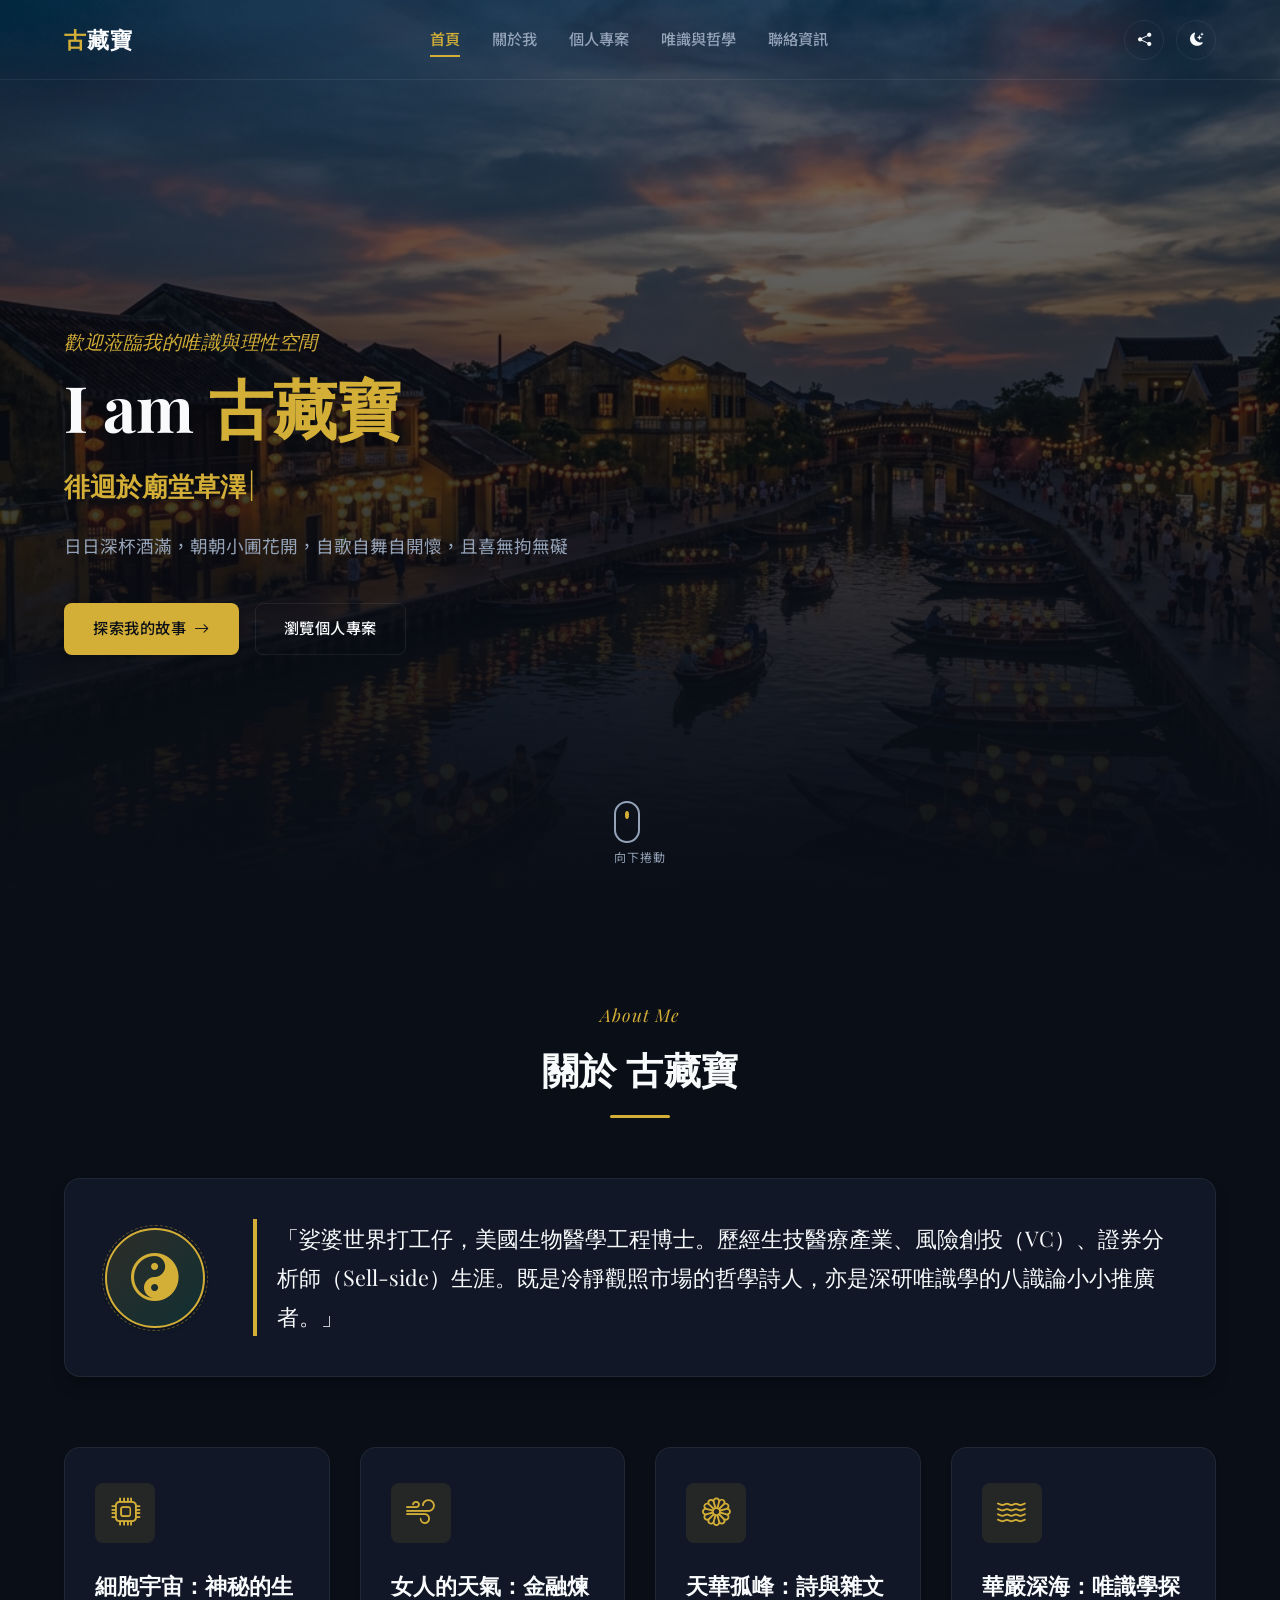
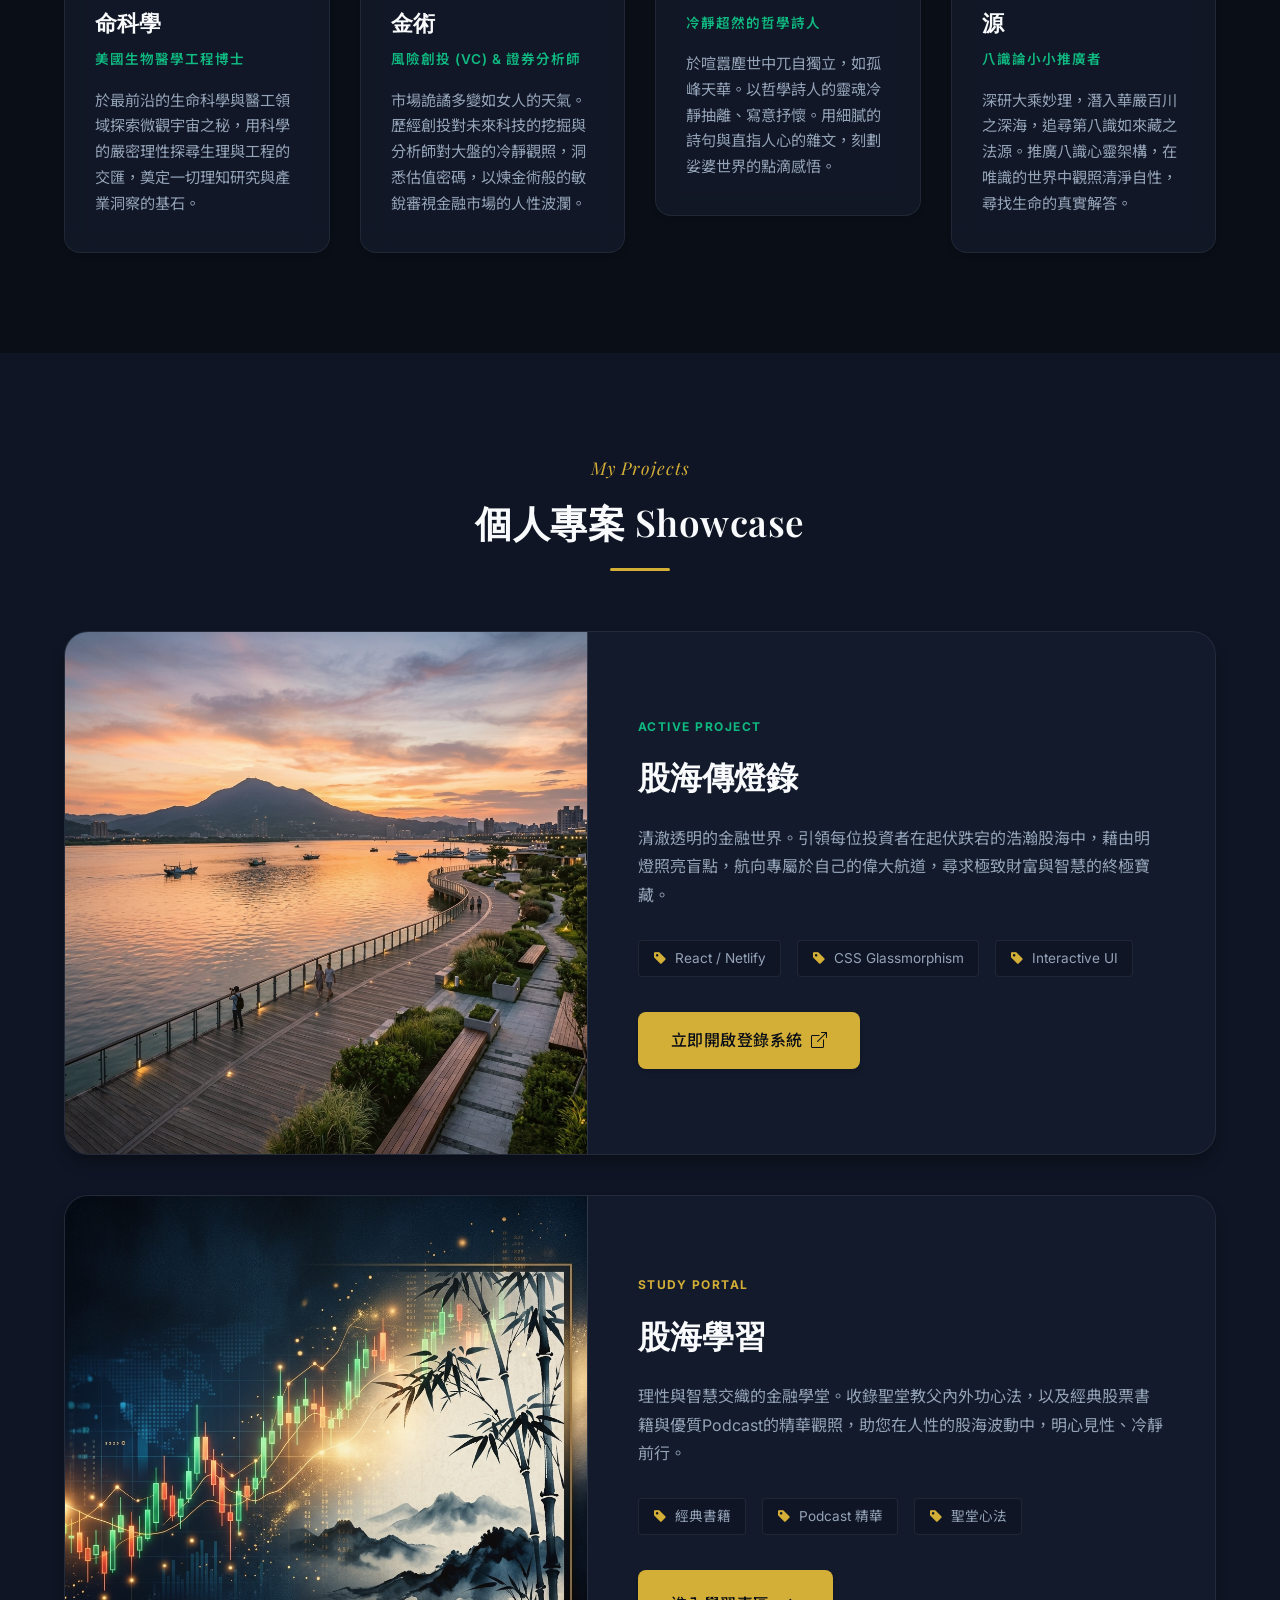
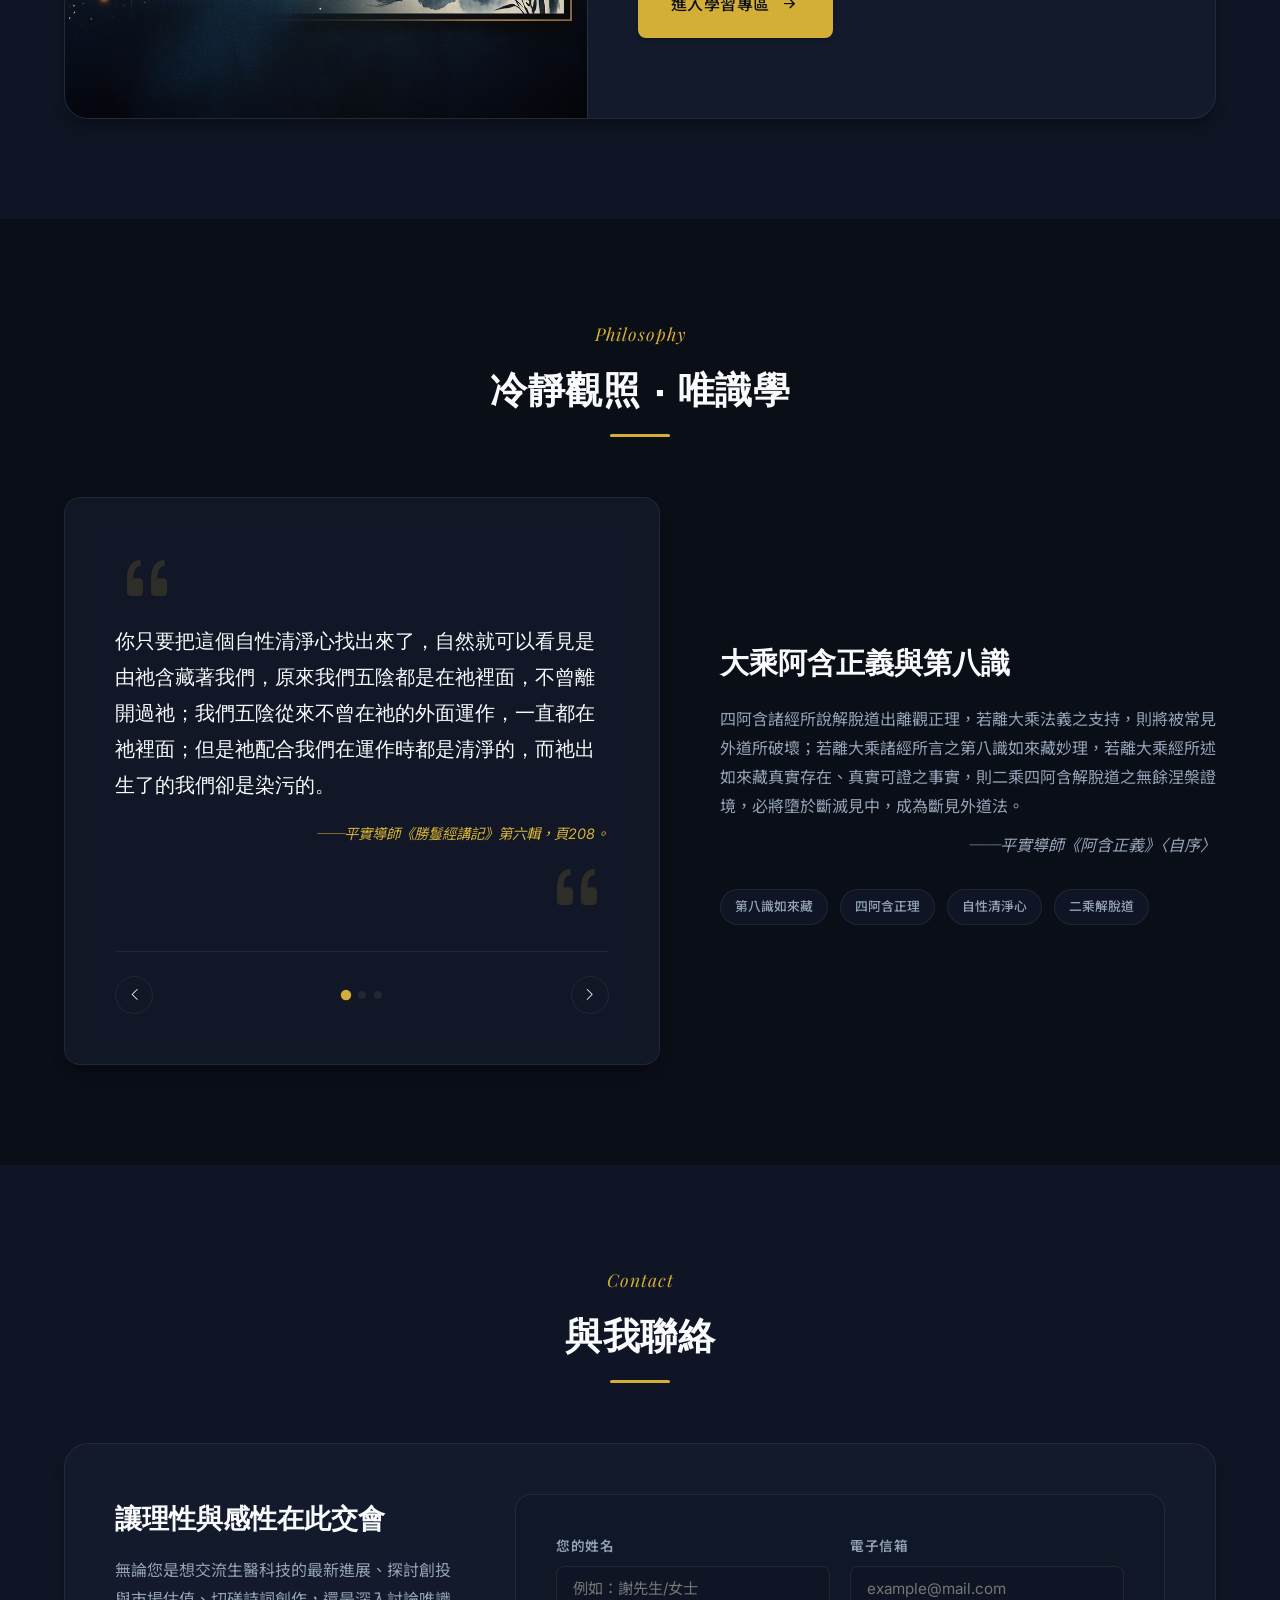
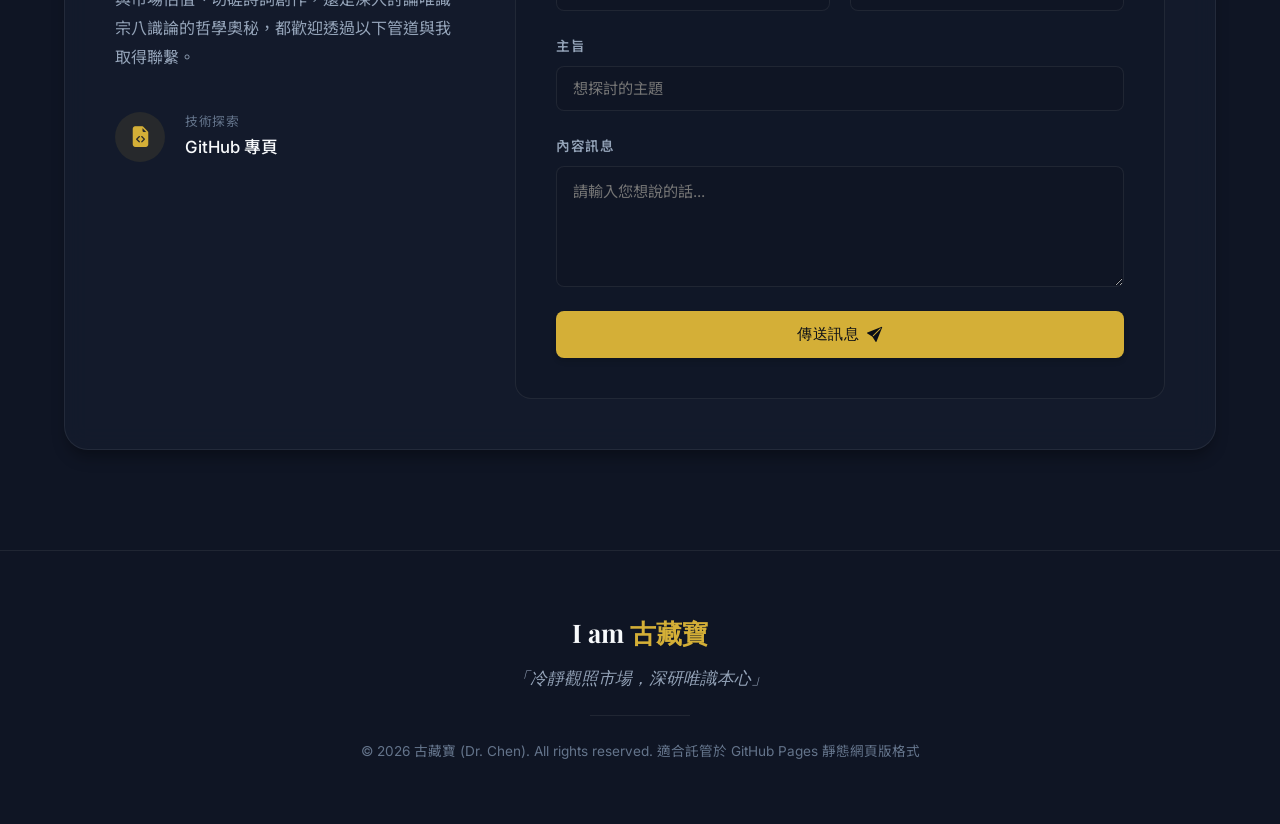
<file: index.html>
<!DOCTYPE html>
<html lang="zh-TW">
<head>
    <meta charset="UTF-8">
    <meta name="viewport" content="width=device-width, initial-scale=1.0">
    <title>I am 古藏寶 | 個人首頁</title>
    <meta name="description" content="古藏寶的個人網頁 - 娑婆世界打工仔，美國生物醫學工程博士。歷經生技醫療產業、風險創投（VC）、證券分析師（Sell-side）生涯。既是冷靜觀照市場的哲學詩人，亦是深研唯識學的八識論小小推廣者。">
    
    <!-- Google Fonts -->
    <link rel="preconnect" href="https://fonts.googleapis.com">
    <link rel="preconnect" href="https://fonts.gstatic.com" crossorigin>
    <link href="https://fonts.googleapis.com/css2?family=Inter:wght@300;400;500;600;700&family=Noto+Sans+TC:wght@300;400;500;700&family=Playfair+Display:ital,wght@0,400;0,600;0,700;1,400&display=swap" rel="stylesheet">
    
    <!-- Bootstrap Icons for premium vector icons -->
    <link rel="stylesheet" href="https://cdn.jsdelivr.net/npm/bootstrap-icons@1.11.3/font/bootstrap-icons.min.css">
    
    <!-- Custom CSS -->
    <link rel="stylesheet" href="style.css">
</head>
<body class="dark-theme"> <!-- Default to Dark Theme (Zen Slate) -->

    <!-- Header / Navigation -->
    <header class="navbar-header" id="navbarHeader">
        <div class="nav-container">
            <a href="#" class="nav-logo" id="navLogo">
                <span class="logo-accent">古</span>藏寶
            </a>
            
            <button class="mobile-nav-toggle" id="mobileNavToggle" aria-label="Toggle Navigation Menu">
                <i class="bi bi-list"></i>
            </button>
            
            <nav class="nav-menu" id="navMenu">
                <ul>
                    <li><a href="#home" class="nav-link active">首頁</a></li>
                    <li><a href="#about" class="nav-link">關於我</a></li>
                    <li><a href="#projects" class="nav-link">個人專案</a></li>
                    <li><a href="#philosophy" class="nav-link">唯識與哲學</a></li>
                    <li><a href="#contact" class="nav-link">聯絡資訊</a></li>
                </ul>
            </nav>
            
            <div class="nav-actions">
                <button class="share-toggle-btn" id="shareToggleBtn" title="分享此網頁" aria-label="Share Webpage">
                    <i class="bi bi-share-fill"></i>
                </button>
                <button class="theme-toggle-btn" id="themeToggleBtn" title="切換深/淺色模式" aria-label="Toggle Dark/Light Mode">
                    <i class="bi bi-moon-stars-fill theme-icon"></i>
                </button>
                <!-- Share Dropdown Menu -->
                <div class="share-dropdown-menu" id="shareDropdownMenu">
                    <a href="#" id="shareNative" class="share-item" style="display: none;">
                        <i class="bi bi-box-arrow-up"></i> 分享...
                    </a>
                    <a href="#" id="shareFB" target="_blank" rel="noopener noreferrer" class="share-item">
                        <i class="bi bi-facebook"></i> 分享至 Facebook
                    </a>
                    <a href="#" id="shareLINE" target="_blank" rel="noopener noreferrer" class="share-item">
                        <i class="bi bi-line"></i> 分享至 LINE
                    </a>
                    <a href="#" id="shareCopy" class="share-item">
                        <i class="bi bi-link-45deg"></i> 複製網頁連結
                    </a>
                </div>
            </div>
        </div>
    </header>

    <!-- Main Content -->
    <main>
        
        <!-- Hero Section -->
        <section id="home" class="hero-section">
            <div class="hero-cover-container">
                <img src="hoian_cover.png" alt="越南惠安古城河畔風景" class="hero-cover-img">
                <div class="hero-cover-overlay"></div>
            </div>
            
            <div class="hero-content">
                <div class="hero-text-wrapper">
                    <span class="hero-subtitle-top">歡迎蒞臨我的唯識與理性空間</span>
                    <h1 class="hero-title">I am <span class="highlight-text">古藏寶</span></h1>
                    
                    <!-- Dynamic Typing Container -->
                    <div class="typing-container">
                        <span class="typing-text" id="typewriterText"></span>
                        <span class="typing-cursor">|</span>
                    </div>
                    
                    <p class="hero-description">
                        日日深杯酒滿，朝朝小圃花開，自歌自舞自開懷，且喜無拘無礙
                    </p>
                    
                    <div class="hero-cta-group">
                        <a href="#about" class="btn btn-primary">探索我的故事 <i class="bi bi-arrow-right"></i></a>
                        <a href="#projects" class="btn btn-outline">瀏覽個人專案</a>
                    </div>
                </div>
            </div>
            
            <div class="scroll-indicator">
                <a href="#about" aria-label="Scroll Down">
                    <span class="mouse-icon">
                        <span class="mouse-wheel"></span>
                    </span>
                    <span class="scroll-text">向下捲動</span>
                </a>
            </div>
        </section>

        <!-- About Section -->
        <section id="about" class="about-section section-padding">
            <div class="container">
                <div class="section-header text-center">
                    <span class="section-tag">About Me</span>
                    <h2 class="section-title">關於 古藏寶</h2>
                    <div class="section-divider"></div>
                </div>
                
                <div class="about-intro-box">
                    <div class="about-avatar-wrapper">
                        <!-- Abstract Elegant Zen Lotus Placeholder -->
                        <div class="abstract-zen-avatar">
                            <i class="bi bi-yin-yang avatar-zen-icon"></i>
                            <div class="avatar-ripple"></div>
                        </div>
                    </div>
                    <div class="about-intro-text">
                        <p class="lead-text">
                            「娑婆世界打工仔，美國生物醫學工程博士。歷經生技醫療產業、風險創投（VC）、證券分析師（Sell-side）生涯。既是冷靜觀照市場的哲學詩人，亦是深研唯識學的八識論小小推廣者。」
                        </p>
                    </div>
                </div>

                <!-- Four Pillars of Journey -->
                <div class="journey-grid">
                    <div class="journey-card" data-index="1">
                        <div class="journey-icon-box">
                            <i class="bi bi-cpu"></i>
                        </div>
                        <h3>細胞宇宙：神秘的生命科學</h3>
                        <span class="card-subtitle">美國生物醫學工程博士</span>
                        <p>
                            於最前沿的生命科學與醫工領域探索微觀宇宙之秘，用科學的嚴密理性探尋生理與工程的交匯，奠定一切理知研究與產業洞察的基石。
                        </p>
                    </div>

                    <div class="journey-card" data-index="2">
                        <div class="journey-icon-box">
                            <i class="bi bi-wind"></i>
                        </div>
                        <h3>女人的天氣：金融煉金術</h3>
                        <span class="card-subtitle">風險創投 (VC) & 證券分析師</span>
                        <p>
                            市場詭譎多變如女人的天氣。歷經創投對未來科技的挖掘與分析師對大盤的冷靜觀照，洞悉估值密碼，以煉金術般的敏銳審視金融市場的人性波瀾。
                        </p>
                    </div>                    <a href="columns.html" style="display: block; text-decoration: none; color: inherit;">
                        <div class="journey-card" data-index="3">
                            <div class="journey-icon-box">
                                <i class="bi bi-flower1"></i>
                            </div>
                            <h3>天華孤峰：詩與雜文</h3>
                            <span class="card-subtitle">冷靜超然的哲學詩人</span>
                            <p>
                                於喧囂塵世中兀自獨立，如孤峰天華。以哲學詩人的靈魂冷靜抽離、寫意抒懷。用細膩的詩句與直指人心的雜文，刻劃娑婆世界的點滴感悟。
                            </p>
                        </div>
                    </a>
                    <div class="journey-card" data-index="4">
                        <div class="journey-icon-box">
                            <i class="bi bi-water"></i>
                        </div>
                        <h3>華嚴深海：唯識學探源</h3>
                        <span class="card-subtitle">八識論小小推廣者</span>
                        <p>
                            深研大乘妙理，潛入華嚴百川之深海，追尋第八識如來藏之法源。推廣八識心靈架構，在唯識的世界中觀照清淨自性，尋找生命的真實解答。
                        </p>
                    </div>
                </div>
            </div>
        </section>

        <!-- Projects Section -->
        <section id="projects" class="projects-section section-padding bg-alt">
            <div class="container">
                <div class="section-header text-center">
                    <span class="section-tag">My Projects</span>
                    <h2 class="section-title">個人專案 Showcase</h2>
                    <div class="section-divider"></div>
                </div>

                <div class="projects-container">
                    <!-- Project Card - Stock Onepiece Login -->
                    <div class="project-featured-card">
                        <div class="project-image-side clickable-image-side">
                            <a href="https://stock-onepiece.netlify.app/" target="_blank" rel="noopener noreferrer">
                                <img src="bali_waterfront.png" alt="淡水八里水岸夕陽美景" class="project-card-img">
                            </a>
                        </div>
                        <div class="project-info-side">
                            <span class="project-status-tag">Active Project</span>
                            <h3 class="project-card-title">股海傳燈錄</h3>
                            <p class="project-card-desc">
                                清澈透明的金融世界。引領每位投資者在起伏跌宕的浩瀚股海中，藉由明燈照亮盲點，航向專屬於自己的偉大航道，尋求極致財富與智慧的終極寶藏。
                            </p>
                            <div class="project-tech-stack">
                                <span><i class="bi bi-tag-fill"></i> React / Netlify</span>
                                <span><i class="bi bi-tag-fill"></i> CSS Glassmorphism</span>
                                <span><i class="bi bi-tag-fill"></i> Interactive UI</span>
                            </div>
                            <div class="project-action-btn">
                                <a href="https://stock-onepiece.netlify.app" target="_blank" rel="noopener noreferrer" class="btn btn-primary project-launch-btn">
                                    立即開啟登錄系統 <i class="bi bi-box-arrow-up-right"></i>
                                </a>
                            </div>
                        </div>
                    </div>

                    <!-- Project Card - Stock Learning Portal -->
                    <div class="project-featured-card" style="margin-top: 40px;">
                        <div class="project-image-side clickable-image-side">
                            <a href="stock-learning.html">
                                <img src="stock_learning.png" alt="股海學習" class="project-card-img">
                            </a>
                        </div>
                        <div class="project-info-side">
                            <span class="project-status-tag" style="color: var(--accent-gold);">Study Portal</span>
                            <h3 class="project-card-title">股海學習</h3>
                            <p class="project-card-desc">
                                理性與智慧交織的金融學堂。收錄聖堂教父內外功心法，以及經典股票書籍與優質Podcast的精華觀照，助您在人性的股海波動中，明心見性、冷靜前行。
                            </p>
                            <div class="project-tech-stack">
                                <span><i class="bi bi-tag-fill"></i> 經典書籍</span>
                                <span><i class="bi bi-tag-fill"></i> Podcast 精華</span>
                                <span><i class="bi bi-tag-fill"></i> 聖堂心法</span>
                            </div>
                            <div class="project-action-btn">
                                <a href="stock-learning.html" class="btn btn-primary project-launch-btn">
                                    進入學習專區 <i class="bi bi-arrow-right-short" style="font-size: 1.4rem;"></i>
                                </a>
                            </div>
                        </div>
                    </div>
                </div>
            </div>
        </section>

        <!-- Philosophy Section (Yogacara & Zen Quotes) -->
        <section id="philosophy" class="philosophy-section section-padding">
            <div class="container">
                <div class="section-header text-center">
                    <span class="section-tag">Philosophy</span>
                    <h2 class="section-title">冷靜觀照 ‧ 唯識學</h2>
                    <div class="section-divider"></div>
                </div>

                <div class="philosophy-layout">
                    <div class="philosophy-content-card">
                        <div class="quote-mark-top"><i class="bi bi-quote"></i></div>
                        <div class="philosophy-quote-wrapper">
                            <p class="philosophy-quote-text" id="quoteText">
                                你只要把這個自性清淨心找出來了，自然就可以看見是由祂含藏著我們，原來我們五陰都是在祂裡面，不曾離開過祂；我們五陰從來不曾在祂的外面運作，一直都在祂裡面；但是祂配合我們在運作時都是清淨的，而祂出生了的我們卻是染污的。
                            </p>
                            <span class="philosophy-quote-author" id="quoteAuthor">──平實導師《勝鬘經講記》第六輯，頁208。</span>
                        </div>
                        <div class="quote-mark-bottom"><i class="bi bi-quote"></i></div>
                        
                        <div class="quote-navigation">
                            <button id="prevQuote" class="quote-nav-btn" aria-label="Previous Quote"><i class="bi bi-chevron-left"></i></button>
                            <div class="quote-dots" id="quoteDots">
                                <span class="dot active"></span>
                                <span class="dot"></span>
                                <span class="dot"></span>
                            </div>
                            <button id="nextQuote" class="quote-nav-btn" aria-label="Next Quote"><i class="bi bi-chevron-right"></i></button>
                        </div>
                    </div>

                    <div class="philosophy-intro-text">
                        <h3>大乘阿含正義與第八識</h3>
                        <p>
                            四阿含諸經所說解脫道出離觀正理，若離大乘法義之支持，則將被常見外道所破壞；若離大乘諸經所言之第八識如來藏妙理，若離大乘經所述如來藏真實存在、真實可證之事實，則二乘四阿含解脫道之無餘涅槃證境，必將墮於斷滅見中，成為斷見外道法。
                        </p>
                        <p class="philosophy-quote-author" style="text-align: right; display: block; margin-top: -10px; margin-bottom: 20px;">
                            ──平實導師《阿含正義》〈自序〉
                        </p>
                        <div class="philosophy-badge-group">
                            <span class="badge">第八識如來藏</span>
                            <span class="badge">四阿含正理</span>
                            <span class="badge">自性清淨心</span>
                            <span class="badge">二乘解脫道</span>
                        </div>
                    </div>
                </div>
            </div>
        </section>

        <!-- Contact Section -->
        <section id="contact" class="contact-section section-padding bg-alt">
            <div class="container">
                <div class="section-header text-center">
                    <span class="section-tag">Contact</span>
                    <h2 class="section-title">與我聯絡</h2>
                    <div class="section-divider"></div>
                </div>

                <div class="contact-card-wrapper">
                    <div class="contact-info-panel">
                        <h3>讓理性與感性在此交會</h3>
                        <p>
                            無論您是想交流生醫科技的最新進展、探討創投與市場估值、切磋詩詞創作，還是深入討論唯識宗八識論的哲學奧秘，都歡迎透過以下管道與我取得聯繫。
                        </p>
                        
                        <div class="info-links-list">
                            <div class="info-item">
                                <div class="info-icon"><i class="bi bi-file-earmark-code-fill"></i></div>
                                <div class="info-text">
                                    <span class="info-label">技術探索</span>
                                    <a href="https://github.com" target="_blank" rel="noopener noreferrer" class="info-value">GitHub 專頁</a>
                                </div>
                            </div>
                        </div>
                    </div>

                    <div class="contact-form-panel">
                        <form id="contactForm" onsubmit="event.preventDefault(); alert('感謝您的來信！此表單為靜態展示，請透過 GitHub 專頁與我聯繫！');">
                            <div class="form-row">
                                <div class="form-group">
                                    <label for="name">您的姓名</label>
                                    <input type="text" id="name" required placeholder="例如：謝先生/女士">
                                </div>
                                <div class="form-group">
                                    <label for="email">電子信箱</label>
                                    <input type="email" id="email" required placeholder="example@mail.com">
                                </div>
                            </div>
                            <div class="form-group">
                                <label for="subject">主旨</label>
                                <input type="text" id="subject" required placeholder="想探討的主題">
                            </div>
                            <div class="form-group">
                                <label for="message">內容訊息</label>
                                <textarea id="message" rows="5" required placeholder="請輸入您想說的話..."></textarea>
                            </div>
                            <button type="submit" class="btn btn-primary btn-block">傳送訊息 <i class="bi bi-send-fill"></i></button>
                        </form>
                    </div>
                </div>
            </div>
        </section>

    </main>

    <!-- Footer -->
    <footer class="site-footer">
        <div class="container footer-content text-center">
            <p class="footer-logo">I am <span class="gold-text">古藏寶</span></p>
            <p class="footer-moto">「冷靜觀照市場，深研唯識本心」</p>
            <div class="footer-divider"></div>
            <p class="copyright">&copy; 2026 古藏寶 (Dr. Chen). All rights reserved. 適合託管於 GitHub Pages 靜態網頁版格式</p>
        </div>
    </footer>

    <!-- Custom JS -->
    <script src="script.js"></script>
</body>
</html>
</file>
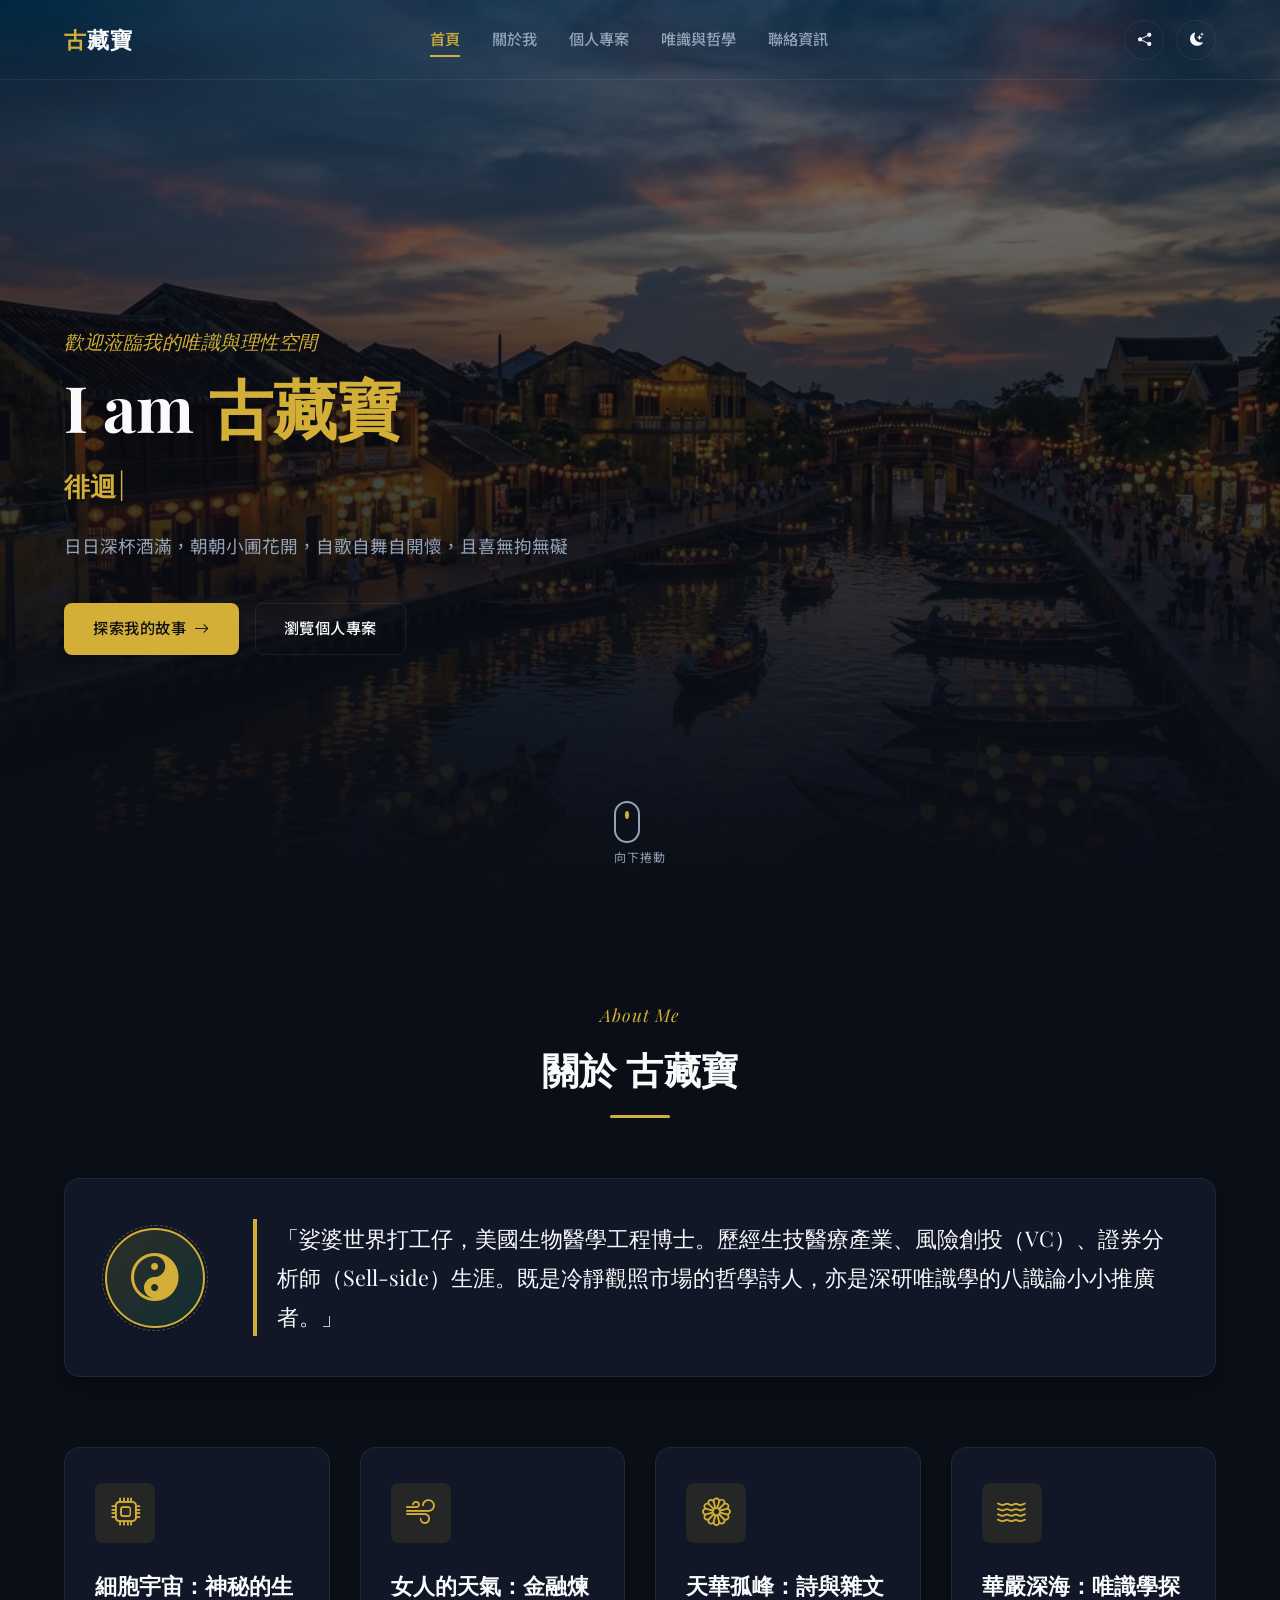
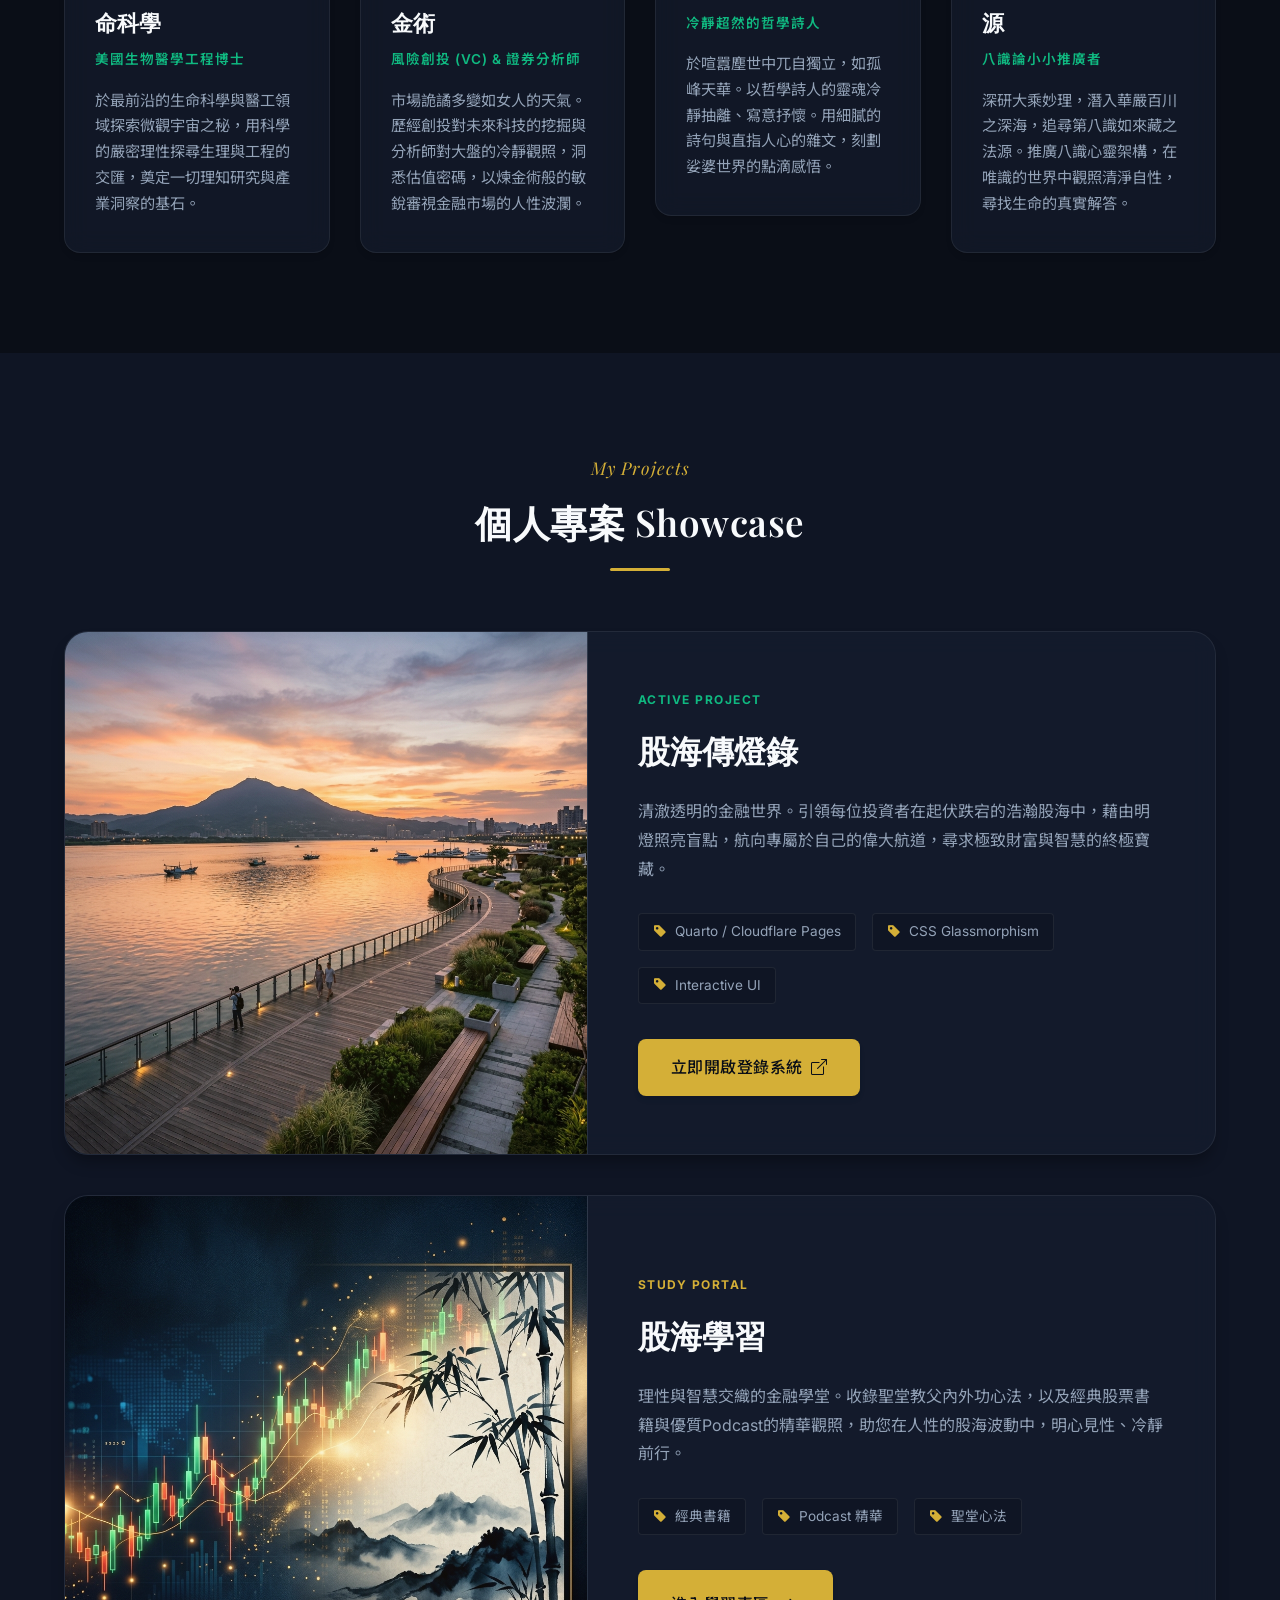
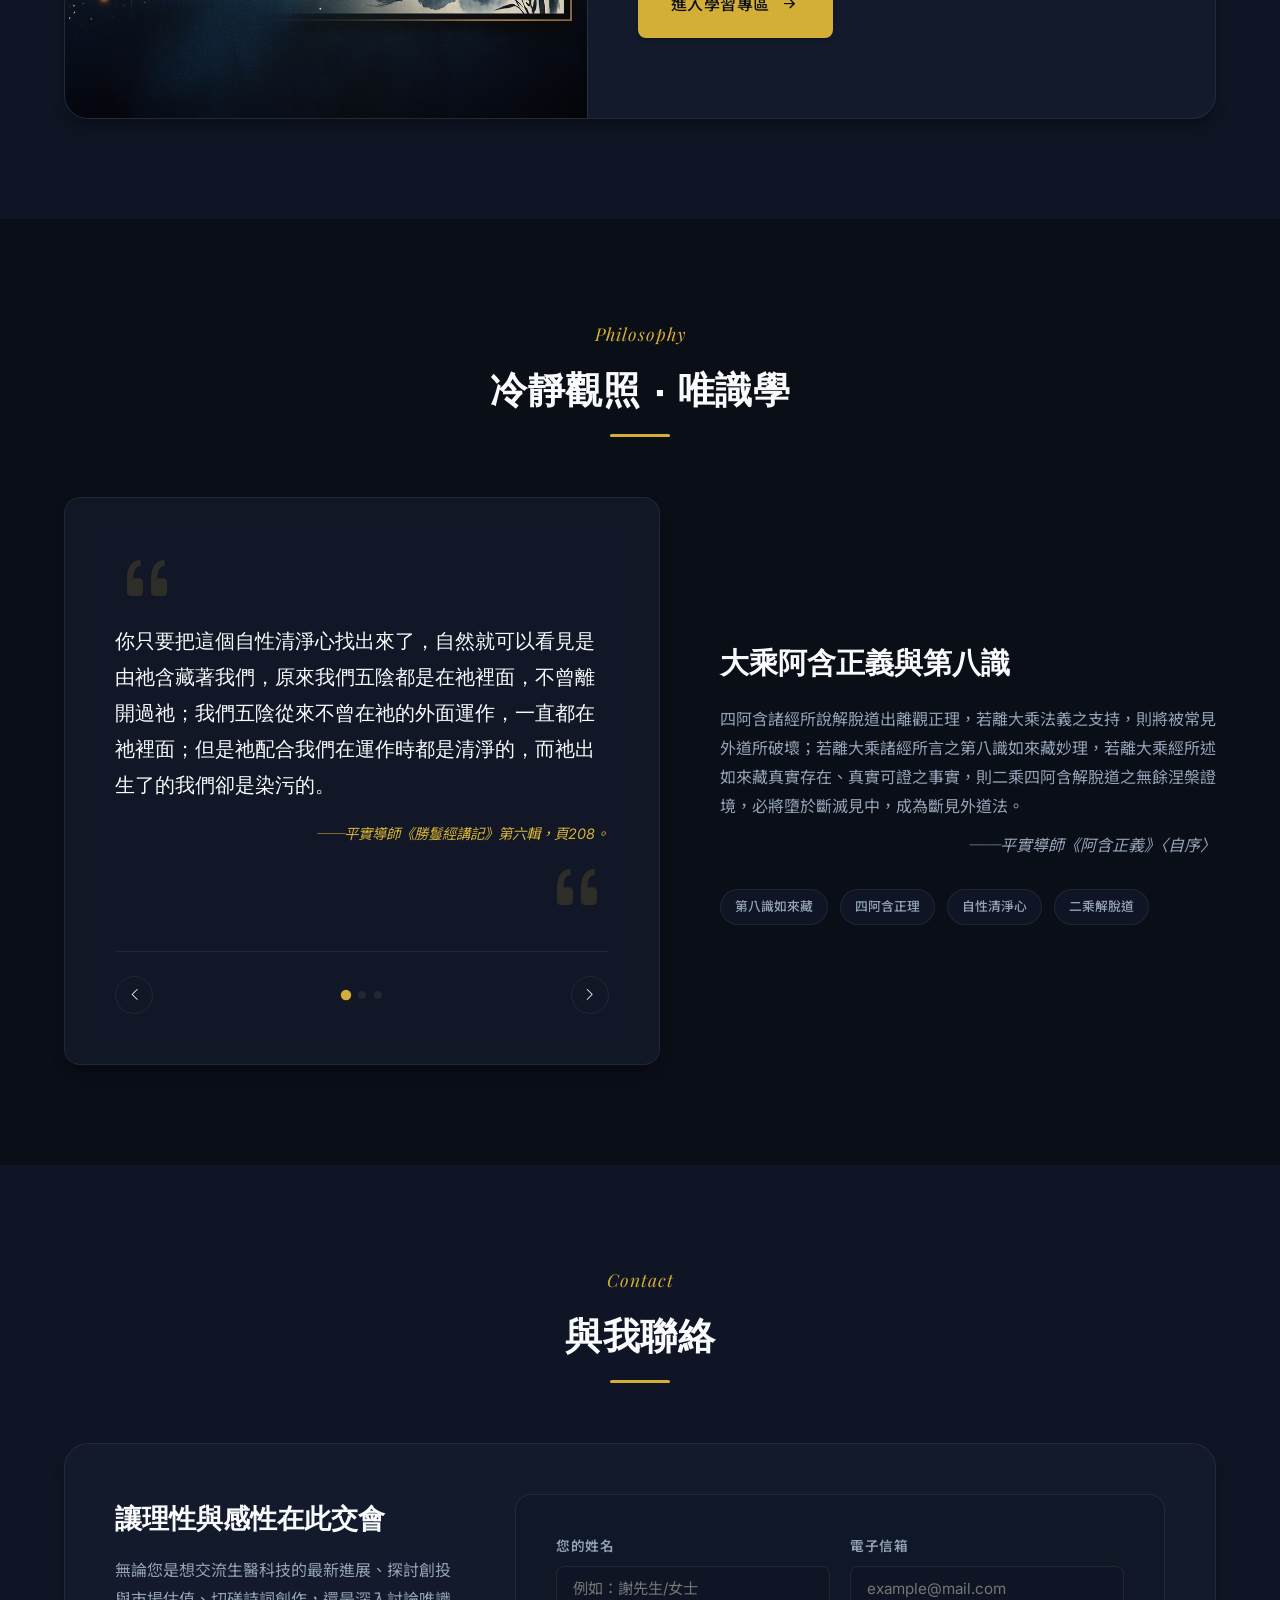
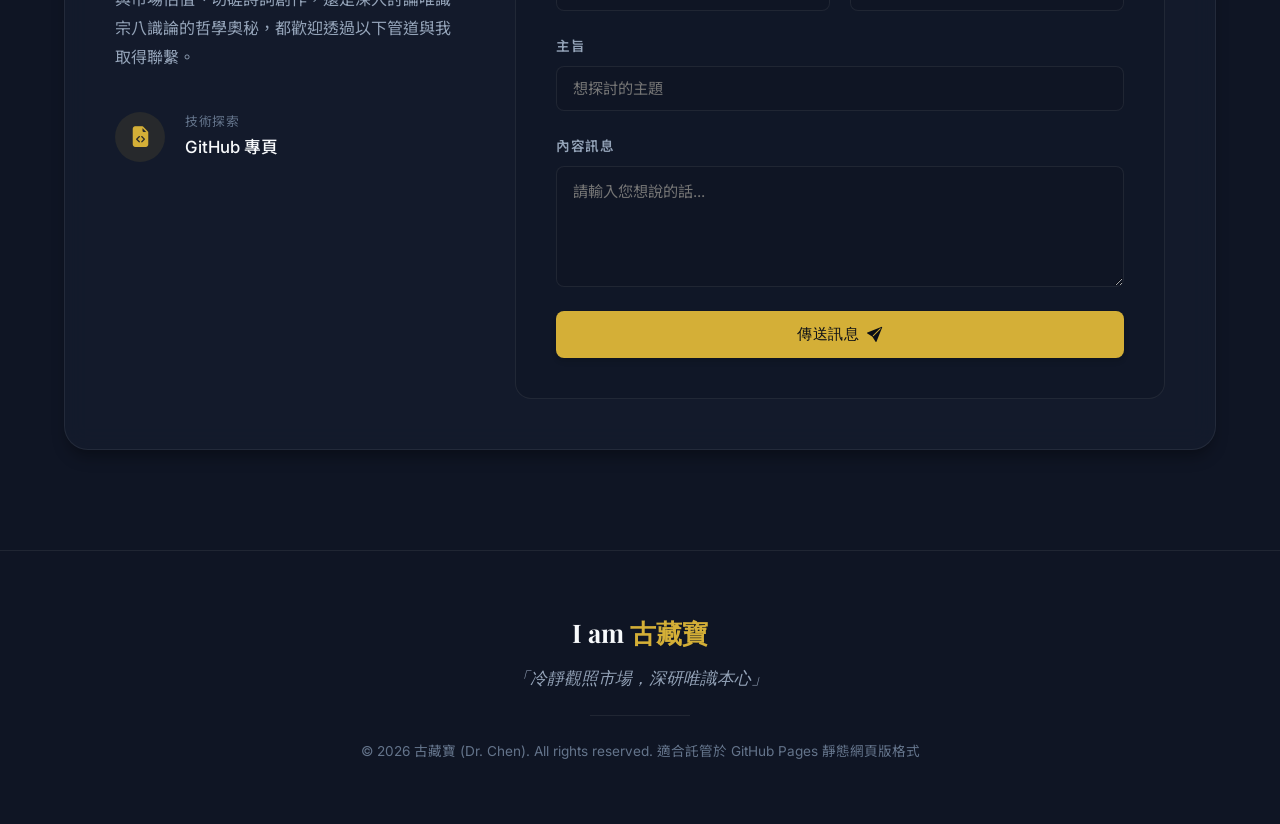
<file: cloudflare-dist/index.html>
<!DOCTYPE html>
<html lang="zh-TW">
<head>
    <meta charset="UTF-8">
    <meta name="viewport" content="width=device-width, initial-scale=1.0">
    <title>I am 古藏寶 | 個人首頁</title>
    <meta name="description" content="古藏寶的個人網頁 - 娑婆世界打工仔，美國生物醫學工程博士。歷經生技醫療產業、風險創投（VC）、證券分析師（Sell-side）生涯。既是冷靜觀照市場的哲學詩人，亦是深研唯識學的八識論小小推廣者。">
    
    <!-- Google Fonts -->
    <link rel="preconnect" href="https://fonts.googleapis.com">
    <link rel="preconnect" href="https://fonts.gstatic.com" crossorigin>
    <link href="https://fonts.googleapis.com/css2?family=Inter:wght@300;400;500;600;700&family=Noto+Sans+TC:wght@300;400;500;700&family=Playfair+Display:ital,wght@0,400;0,600;0,700;1,400&display=swap" rel="stylesheet">
    
    <!-- Bootstrap Icons for premium vector icons -->
    <link rel="stylesheet" href="https://cdn.jsdelivr.net/npm/bootstrap-icons@1.11.3/font/bootstrap-icons.min.css">
    
    <!-- Custom CSS -->
    <link rel="stylesheet" href="style.css">
</head>
<body class="dark-theme"> <!-- Default to Dark Theme (Zen Slate) -->

    <!-- Header / Navigation -->
    <header class="navbar-header" id="navbarHeader">
        <div class="nav-container">
            <a href="#" class="nav-logo" id="navLogo">
                <span class="logo-accent">古</span>藏寶
            </a>
            
            <button class="mobile-nav-toggle" id="mobileNavToggle" aria-label="Toggle Navigation Menu">
                <i class="bi bi-list"></i>
            </button>
            
            <nav class="nav-menu" id="navMenu">
                <ul>
                    <li><a href="#home" class="nav-link active">首頁</a></li>
                    <li><a href="#about" class="nav-link">關於我</a></li>
                    <li><a href="#projects" class="nav-link">個人專案</a></li>
                    <li><a href="#philosophy" class="nav-link">唯識與哲學</a></li>
                    <li><a href="#contact" class="nav-link">聯絡資訊</a></li>
                </ul>
            </nav>
            
            <div class="nav-actions">
                <button class="share-toggle-btn" id="shareToggleBtn" title="分享此網頁" aria-label="Share Webpage">
                    <i class="bi bi-share-fill"></i>
                </button>
                <button class="theme-toggle-btn" id="themeToggleBtn" title="切換深/淺色模式" aria-label="Toggle Dark/Light Mode">
                    <i class="bi bi-moon-stars-fill theme-icon"></i>
                </button>
                <!-- Share Dropdown Menu -->
                <div class="share-dropdown-menu" id="shareDropdownMenu">
                    <a href="#" id="shareNative" class="share-item" style="display: none;">
                        <i class="bi bi-box-arrow-up"></i> 分享...
                    </a>
                    <a href="#" id="shareFB" target="_blank" rel="noopener noreferrer" class="share-item">
                        <i class="bi bi-facebook"></i> 分享至 Facebook
                    </a>
                    <a href="#" id="shareLINE" target="_blank" rel="noopener noreferrer" class="share-item">
                        <i class="bi bi-line"></i> 分享至 LINE
                    </a>
                    <a href="#" id="shareCopy" class="share-item">
                        <i class="bi bi-link-45deg"></i> 複製網頁連結
                    </a>
                </div>
            </div>
        </div>
    </header>

    <!-- Main Content -->
    <main>
        
        <!-- Hero Section -->
        <section id="home" class="hero-section">
            <div class="hero-cover-container">
                <img src="hoian_cover.png" alt="越南惠安古城河畔風景" class="hero-cover-img">
                <div class="hero-cover-overlay"></div>
            </div>
            
            <div class="hero-content">
                <div class="hero-text-wrapper">
                    <span class="hero-subtitle-top">歡迎蒞臨我的唯識與理性空間</span>
                    <h1 class="hero-title">I am <span class="highlight-text">古藏寶</span></h1>
                    
                    <!-- Dynamic Typing Container -->
                    <div class="typing-container">
                        <span class="typing-text" id="typewriterText"></span>
                        <span class="typing-cursor">|</span>
                    </div>
                    
                    <p class="hero-description">
                        日日深杯酒滿，朝朝小圃花開，自歌自舞自開懷，且喜無拘無礙
                    </p>
                    
                    <div class="hero-cta-group">
                        <a href="#about" class="btn btn-primary">探索我的故事 <i class="bi bi-arrow-right"></i></a>
                        <a href="#projects" class="btn btn-outline">瀏覽個人專案</a>
                    </div>
                </div>
            </div>
            
            <div class="scroll-indicator">
                <a href="#about" aria-label="Scroll Down">
                    <span class="mouse-icon">
                        <span class="mouse-wheel"></span>
                    </span>
                    <span class="scroll-text">向下捲動</span>
                </a>
            </div>
        </section>

        <!-- About Section -->
        <section id="about" class="about-section section-padding">
            <div class="container">
                <div class="section-header text-center">
                    <span class="section-tag">About Me</span>
                    <h2 class="section-title">關於 古藏寶</h2>
                    <div class="section-divider"></div>
                </div>
                
                <div class="about-intro-box">
                    <div class="about-avatar-wrapper">
                        <!-- Abstract Elegant Zen Lotus Placeholder -->
                        <div class="abstract-zen-avatar">
                            <i class="bi bi-yin-yang avatar-zen-icon"></i>
                            <div class="avatar-ripple"></div>
                        </div>
                    </div>
                    <div class="about-intro-text">
                        <p class="lead-text">
                            「娑婆世界打工仔，美國生物醫學工程博士。歷經生技醫療產業、風險創投（VC）、證券分析師（Sell-side）生涯。既是冷靜觀照市場的哲學詩人，亦是深研唯識學的八識論小小推廣者。」
                        </p>
                    </div>
                </div>

                <!-- Four Pillars of Journey -->
                <div class="journey-grid">
                    <div class="journey-card" data-index="1">
                        <div class="journey-icon-box">
                            <i class="bi bi-cpu"></i>
                        </div>
                        <h3>細胞宇宙：神秘的生命科學</h3>
                        <span class="card-subtitle">美國生物醫學工程博士</span>
                        <p>
                            於最前沿的生命科學與醫工領域探索微觀宇宙之秘，用科學的嚴密理性探尋生理與工程的交匯，奠定一切理知研究與產業洞察的基石。
                        </p>
                    </div>

                    <div class="journey-card" data-index="2">
                        <div class="journey-icon-box">
                            <i class="bi bi-wind"></i>
                        </div>
                        <h3>女人的天氣：金融煉金術</h3>
                        <span class="card-subtitle">風險創投 (VC) & 證券分析師</span>
                        <p>
                            市場詭譎多變如女人的天氣。歷經創投對未來科技的挖掘與分析師對大盤的冷靜觀照，洞悉估值密碼，以煉金術般的敏銳審視金融市場的人性波瀾。
                        </p>
                    </div>                    <a href="columns.html" style="display: block; text-decoration: none; color: inherit;">
                        <div class="journey-card" data-index="3">
                            <div class="journey-icon-box">
                                <i class="bi bi-flower1"></i>
                            </div>
                            <h3>天華孤峰：詩與雜文</h3>
                            <span class="card-subtitle">冷靜超然的哲學詩人</span>
                            <p>
                                於喧囂塵世中兀自獨立，如孤峰天華。以哲學詩人的靈魂冷靜抽離、寫意抒懷。用細膩的詩句與直指人心的雜文，刻劃娑婆世界的點滴感悟。
                            </p>
                        </div>
                    </a>
                    <div class="journey-card" data-index="4">
                        <div class="journey-icon-box">
                            <i class="bi bi-water"></i>
                        </div>
                        <h3>華嚴深海：唯識學探源</h3>
                        <span class="card-subtitle">八識論小小推廣者</span>
                        <p>
                            深研大乘妙理，潛入華嚴百川之深海，追尋第八識如來藏之法源。推廣八識心靈架構，在唯識的世界中觀照清淨自性，尋找生命的真實解答。
                        </p>
                    </div>
                </div>
            </div>
        </section>

        <!-- Projects Section -->
        <section id="projects" class="projects-section section-padding bg-alt">
            <div class="container">
                <div class="section-header text-center">
                    <span class="section-tag">My Projects</span>
                    <h2 class="section-title">個人專案 Showcase</h2>
                    <div class="section-divider"></div>
                </div>

                <div class="projects-container">
                    <!-- Project Card - Stock Onepiece Login -->
                    <div class="project-featured-card">
                        <div class="project-image-side clickable-image-side">
                            <a href="https://stock-sea-cloud2.pages.dev/" target="_blank" rel="noopener noreferrer">
                                <img src="bali_waterfront.png" alt="淡水八里水岸夕陽美景" class="project-card-img">
                            </a>
                        </div>
                        <div class="project-info-side">
                            <span class="project-status-tag">Active Project</span>
                            <h3 class="project-card-title">股海傳燈錄</h3>
                            <p class="project-card-desc">
                                清澈透明的金融世界。引領每位投資者在起伏跌宕的浩瀚股海中，藉由明燈照亮盲點，航向專屬於自己的偉大航道，尋求極致財富與智慧的終極寶藏。
                            </p>
                            <div class="project-tech-stack">
                                <span><i class="bi bi-tag-fill"></i> Quarto / Cloudflare Pages</span>
                                <span><i class="bi bi-tag-fill"></i> CSS Glassmorphism</span>
                                <span><i class="bi bi-tag-fill"></i> Interactive UI</span>
                            </div>
                            <div class="project-action-btn">
                                <a href="https://stock-sea-cloud2.pages.dev" target="_blank" rel="noopener noreferrer" class="btn btn-primary project-launch-btn">
                                    立即開啟登錄系統 <i class="bi bi-box-arrow-up-right"></i>
                                </a>
                            </div>
                        </div>
                    </div>

                    <!-- Project Card - Stock Learning Portal -->
                    <div class="project-featured-card" style="margin-top: 40px;">
                        <div class="project-image-side clickable-image-side">
                            <a href="stock-learning.html">
                                <img src="stock_learning.png" alt="股海學習" class="project-card-img">
                            </a>
                        </div>
                        <div class="project-info-side">
                            <span class="project-status-tag" style="color: var(--accent-gold);">Study Portal</span>
                            <h3 class="project-card-title">股海學習</h3>
                            <p class="project-card-desc">
                                理性與智慧交織的金融學堂。收錄聖堂教父內外功心法，以及經典股票書籍與優質Podcast的精華觀照，助您在人性的股海波動中，明心見性、冷靜前行。
                            </p>
                            <div class="project-tech-stack">
                                <span><i class="bi bi-tag-fill"></i> 經典書籍</span>
                                <span><i class="bi bi-tag-fill"></i> Podcast 精華</span>
                                <span><i class="bi bi-tag-fill"></i> 聖堂心法</span>
                            </div>
                            <div class="project-action-btn">
                                <a href="stock-learning.html" class="btn btn-primary project-launch-btn">
                                    進入學習專區 <i class="bi bi-arrow-right-short" style="font-size: 1.4rem;"></i>
                                </a>
                            </div>
                        </div>
                    </div>
                </div>
            </div>
        </section>

        <!-- Philosophy Section (Yogacara & Zen Quotes) -->
        <section id="philosophy" class="philosophy-section section-padding">
            <div class="container">
                <div class="section-header text-center">
                    <span class="section-tag">Philosophy</span>
                    <h2 class="section-title">冷靜觀照 ‧ 唯識學</h2>
                    <div class="section-divider"></div>
                </div>

                <div class="philosophy-layout">
                    <div class="philosophy-content-card">
                        <div class="quote-mark-top"><i class="bi bi-quote"></i></div>
                        <div class="philosophy-quote-wrapper">
                            <p class="philosophy-quote-text" id="quoteText">
                                你只要把這個自性清淨心找出來了，自然就可以看見是由祂含藏著我們，原來我們五陰都是在祂裡面，不曾離開過祂；我們五陰從來不曾在祂的外面運作，一直都在祂裡面；但是祂配合我們在運作時都是清淨的，而祂出生了的我們卻是染污的。
                            </p>
                            <span class="philosophy-quote-author" id="quoteAuthor">──平實導師《勝鬘經講記》第六輯，頁208。</span>
                        </div>
                        <div class="quote-mark-bottom"><i class="bi bi-quote"></i></div>
                        
                        <div class="quote-navigation">
                            <button id="prevQuote" class="quote-nav-btn" aria-label="Previous Quote"><i class="bi bi-chevron-left"></i></button>
                            <div class="quote-dots" id="quoteDots">
                                <span class="dot active"></span>
                                <span class="dot"></span>
                                <span class="dot"></span>
                            </div>
                            <button id="nextQuote" class="quote-nav-btn" aria-label="Next Quote"><i class="bi bi-chevron-right"></i></button>
                        </div>
                    </div>

                    <div class="philosophy-intro-text">
                        <h3>大乘阿含正義與第八識</h3>
                        <p>
                            四阿含諸經所說解脫道出離觀正理，若離大乘法義之支持，則將被常見外道所破壞；若離大乘諸經所言之第八識如來藏妙理，若離大乘經所述如來藏真實存在、真實可證之事實，則二乘四阿含解脫道之無餘涅槃證境，必將墮於斷滅見中，成為斷見外道法。
                        </p>
                        <p class="philosophy-quote-author" style="text-align: right; display: block; margin-top: -10px; margin-bottom: 20px;">
                            ──平實導師《阿含正義》〈自序〉
                        </p>
                        <div class="philosophy-badge-group">
                            <span class="badge">第八識如來藏</span>
                            <span class="badge">四阿含正理</span>
                            <span class="badge">自性清淨心</span>
                            <span class="badge">二乘解脫道</span>
                        </div>
                    </div>
                </div>
            </div>
        </section>

        <!-- Contact Section -->
        <section id="contact" class="contact-section section-padding bg-alt">
            <div class="container">
                <div class="section-header text-center">
                    <span class="section-tag">Contact</span>
                    <h2 class="section-title">與我聯絡</h2>
                    <div class="section-divider"></div>
                </div>

                <div class="contact-card-wrapper">
                    <div class="contact-info-panel">
                        <h3>讓理性與感性在此交會</h3>
                        <p>
                            無論您是想交流生醫科技的最新進展、探討創投與市場估值、切磋詩詞創作，還是深入討論唯識宗八識論的哲學奧秘，都歡迎透過以下管道與我取得聯繫。
                        </p>
                        
                        <div class="info-links-list">
                            <div class="info-item">
                                <div class="info-icon"><i class="bi bi-file-earmark-code-fill"></i></div>
                                <div class="info-text">
                                    <span class="info-label">技術探索</span>
                                    <a href="https://github.com" target="_blank" rel="noopener noreferrer" class="info-value">GitHub 專頁</a>
                                </div>
                            </div>
                        </div>
                    </div>

                    <div class="contact-form-panel">
                        <form id="contactForm" onsubmit="event.preventDefault(); alert('感謝您的來信！此表單為靜態展示，請透過 GitHub 專頁與我聯繫！');">
                            <div class="form-row">
                                <div class="form-group">
                                    <label for="name">您的姓名</label>
                                    <input type="text" id="name" required placeholder="例如：謝先生/女士">
                                </div>
                                <div class="form-group">
                                    <label for="email">電子信箱</label>
                                    <input type="email" id="email" required placeholder="example@mail.com">
                                </div>
                            </div>
                            <div class="form-group">
                                <label for="subject">主旨</label>
                                <input type="text" id="subject" required placeholder="想探討的主題">
                            </div>
                            <div class="form-group">
                                <label for="message">內容訊息</label>
                                <textarea id="message" rows="5" required placeholder="請輸入您想說的話..."></textarea>
                            </div>
                            <button type="submit" class="btn btn-primary btn-block">傳送訊息 <i class="bi bi-send-fill"></i></button>
                        </form>
                    </div>
                </div>
            </div>
        </section>

    </main>

    <!-- Footer -->
    <footer class="site-footer">
        <div class="container footer-content text-center">
            <p class="footer-logo">I am <span class="gold-text">古藏寶</span></p>
            <p class="footer-moto">「冷靜觀照市場，深研唯識本心」</p>
            <div class="footer-divider"></div>
            <p class="copyright">&copy; 2026 古藏寶 (Dr. Chen). All rights reserved. 適合託管於 GitHub Pages 靜態網頁版格式</p>
        </div>
    </footer>

    <!-- Custom JS -->
    <script src="script.js"></script>
</body>
</html>
</file>
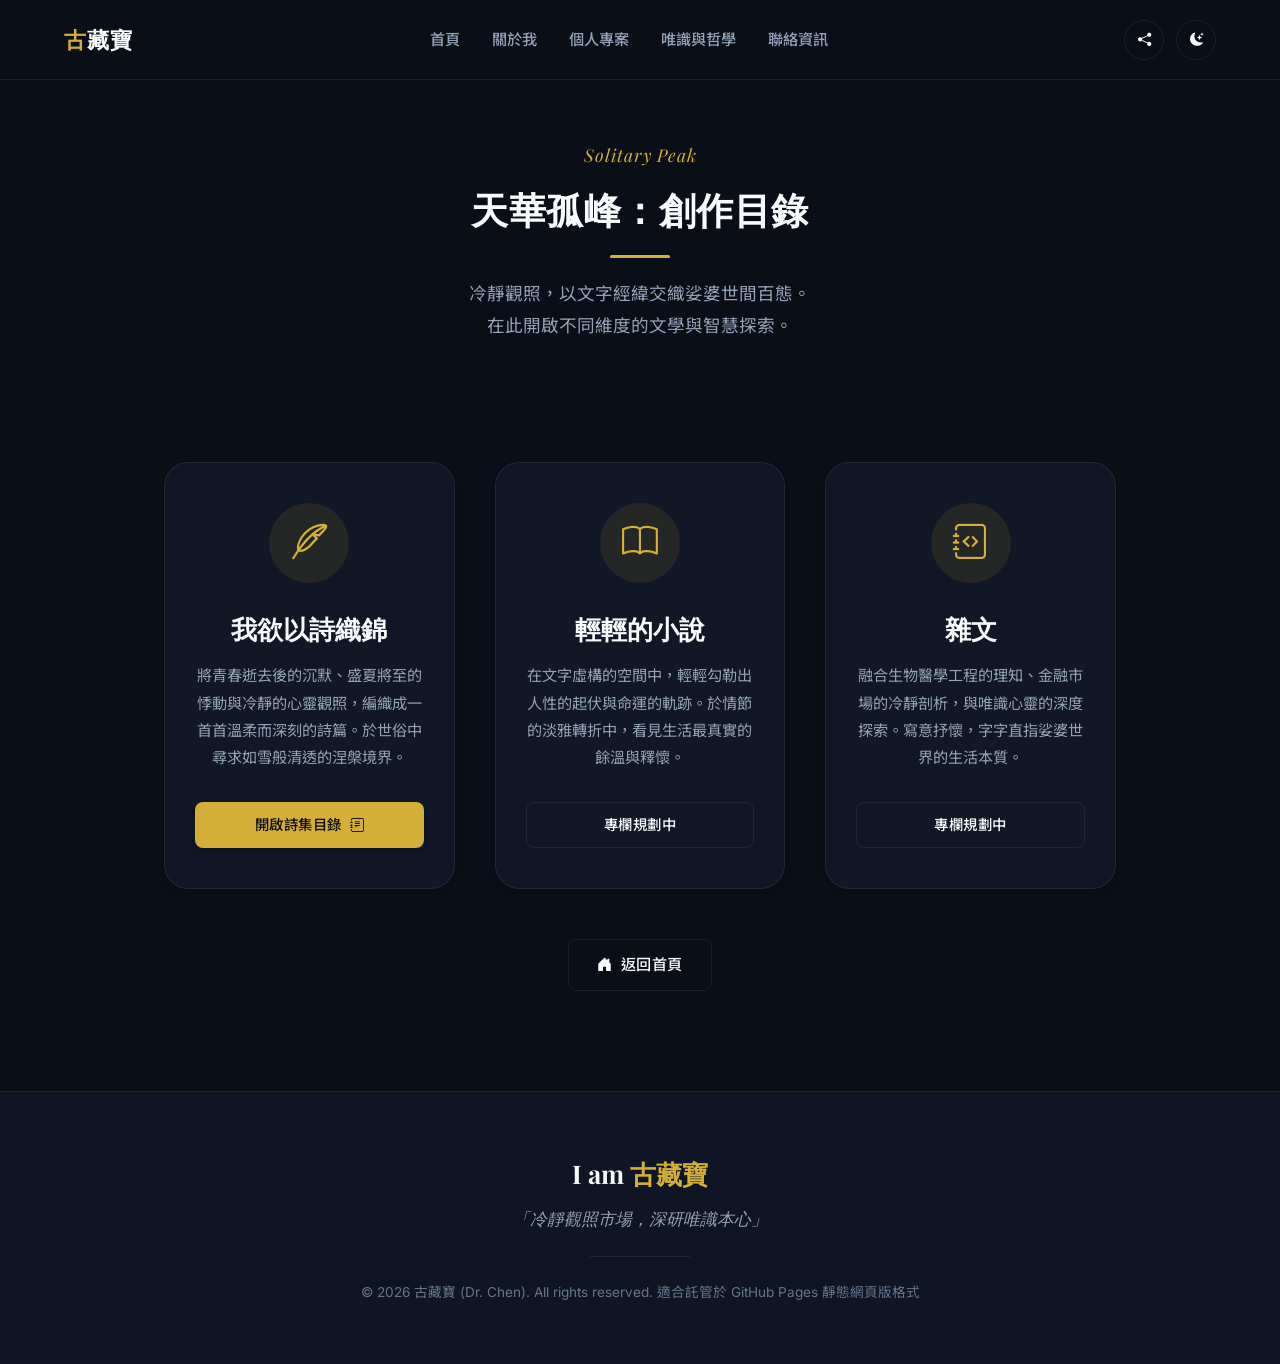
<file: columns.html>
<!DOCTYPE html>
<html lang="zh-TW">
<head>
    <meta charset="UTF-8">
    <meta name="viewport" content="width=device-width, initial-scale=1.0">
    <title>天華孤峰：詩與雜文 | 目錄導航</title>
    <meta name="description" content="古藏寶的創作專欄目錄 - 包含我欲以詩織錦（詩集）、輕輕的小說與雜文專欄。">
    
    <!-- Google Fonts -->
    <link rel="preconnect" href="https://fonts.googleapis.com">
    <link rel="preconnect" href="https://fonts.gstatic.com" crossorigin>
    <link href="https://fonts.googleapis.com/css2?family=Inter:wght@300;400;500;600;700&family=Noto+Sans+TC:wght@300;400;500;700&family=Playfair+Display:ital,wght@0,400;0,600;0,700;1,400&display=swap" rel="stylesheet">
    
    <!-- Bootstrap Icons -->
    <link rel="stylesheet" href="https://cdn.jsdelivr.net/npm/bootstrap-icons@1.11.3/font/bootstrap-icons.min.css">
    
    <!-- Custom CSS (Shares existing styles, with custom overrides) -->
    <link rel="stylesheet" href="style.css">
    
    <style>
        /* Custom Overrides for Column directory page */
        .columns-hero {
            padding: 140px 0 80px 0;
            background-color: var(--bg-primary);
            text-align: center;
        }
        
        .columns-container {
            max-width: 1000px;
            margin: 0 auto 100px auto;
            padding: 0 24px;
        }
        
        .columns-grid {
            display: grid;
            grid-template-columns: repeat(3, 1fr);
            gap: 40px;
            margin-top: 40px;
        }
        
        .column-card {
            background-color: var(--bg-card);
            border: 1px solid var(--border-color);
            border-radius: var(--border-radius-lg);
            padding: 40px 30px;
            text-align: center;
            display: flex;
            flex-direction: column;
            align-items: center;
            justify-content: space-between;
            min-height: 420px;
            transition: var(--transition-smooth);
            backdrop-filter: var(--glass-blur);
            box-shadow: var(--shadow-sm);
        }
        
        .column-card:hover {
            transform: translateY(-10px);
            border-color: var(--border-color-hover);
            box-shadow: var(--shadow-lg), var(--shadow-gold);
            background-color: var(--bg-card-hover);
        }
        
        .column-icon-wrapper {
            width: 80px;
            height: 80px;
            border-radius: 50%;
            background-color: rgba(212, 175, 55, 0.1);
            color: var(--accent-gold);
            display: flex;
            align-items: center;
            justify-content: center;
            font-size: 2.2rem;
            margin-bottom: 24px;
            transition: var(--transition-smooth);
        }
        
        .column-card:hover .column-icon-wrapper {
            background-color: var(--accent-gold);
            color: #0a0e17;
            transform: scale(1.1);
        }
        
        .column-card h3 {
            font-family: var(--font-heading);
            font-size: 1.6rem;
            font-weight: 600;
            margin-bottom: 12px;
            color: var(--text-primary);
        }
        
        .column-card p {
            color: var(--text-secondary);
            font-size: 0.95rem;
            line-height: 1.8;
            margin-bottom: 30px;
            flex-grow: 1;
        }
        
        .btn-column {
            width: 100%;
            padding: 10px 20px;
            font-size: 0.9rem;
        }
        
        .back-home-wrapper {
            margin-top: 50px;
            text-align: center;
        }
        
        @media (max-width: 900px) {
            .columns-grid {
                grid-template-columns: 1fr;
                gap: 30px;
            }
            .column-card {
                min-height: auto;
            }
        }
    </style>
</head>
<body class="dark-theme"> <!-- Follows default theme logic -->

    <!-- Header / Navigation (Shared Navbar) -->
    <header class="navbar-header scrolled" id="navbarHeader"> <!-- Force scrolled layout on subpages -->
        <div class="nav-container">
            <a href="index.html" class="nav-logo">
                <span class="logo-accent">古</span>藏寶
            </a>
            
            <button class="mobile-nav-toggle" id="mobileNavToggle" aria-label="Toggle Navigation Menu">
                <i class="bi bi-list"></i>
            </button>
            
            <nav class="nav-menu" id="navMenu">
                <ul>
                    <li><a href="index.html#home" class="nav-link">首頁</a></li>
                    <li><a href="index.html#about" class="nav-link active">關於我</a></li>
                    <li><a href="index.html#projects" class="nav-link">個人專案</a></li>
                    <li><a href="index.html#philosophy" class="nav-link">唯識與哲學</a></li>
                    <li><a href="index.html#contact" class="nav-link">聯絡資訊</a></li>
                </ul>
            </nav>
            
            <div class="nav-actions">
                <button class="share-toggle-btn" id="shareToggleBtn" title="分享此網頁" aria-label="Share Webpage">
                    <i class="bi bi-share-fill"></i>
                </button>
                <button class="theme-toggle-btn" id="themeToggleBtn" title="切換深/淺色模式" aria-label="Toggle Dark/Light Mode">
                    <i class="bi bi-moon-stars-fill theme-icon"></i>
                </button>
                <!-- Share Dropdown Menu -->
                <div class="share-dropdown-menu" id="shareDropdownMenu">
                    <a href="#" id="shareNative" class="share-item" style="display: none;">
                        <i class="bi bi-box-arrow-up"></i> 分享...
                    </a>
                    <a href="#" id="shareFB" target="_blank" rel="noopener noreferrer" class="share-item">
                        <i class="bi bi-facebook"></i> 分享至 Facebook
                    </a>
                    <a href="#" id="shareLINE" target="_blank" rel="noopener noreferrer" class="share-item">
                        <i class="bi bi-line"></i> 分享至 LINE
                    </a>
                    <a href="#" id="shareCopy" class="share-item">
                        <i class="bi bi-link-45deg"></i> 複製網頁連結
                    </a>
                </div>
            </div>
        </div>
    </header>

    <!-- Main Content -->
    <main>
        
        <!-- Hero Title -->
        <section class="columns-hero">
            <div class="container">
                <span class="section-tag">Solitary Peak</span>
                <h1 class="section-title">天華孤峰：創作目錄</h1>
                <div class="section-divider"></div>
                <p class="hero-description" style="max-width: 600px; margin: 20px auto 0 auto;">
                    冷靜觀照，以文字經緯交織娑婆世間百態。<br>
                    在此開啟不同維度的文學與智慧探索。
                </p>
            </div>
        </section>

        <!-- Directory Grid -->
        <section class="columns-container">
            <div class="columns-grid">
                
                <!-- Card A: 我欲以詩織錦 -->
                <div class="column-card">
                    <div class="column-icon-wrapper">
                        <i class="bi bi-feather"></i>
                    </div>
                    <h3>我欲以詩織錦</h3>
                    <p>
                        將青春逝去後的沉默、盛夏將至的悸動與冷靜的心靈觀照，編織成一首首溫柔而深刻的詩篇。於世俗中尋求如雪般清透的涅槃境界。
                    </p>
                    <!-- Link points directly to their Netlify poetry showcase -->
                    <a href="https://old-hiddentreasure-poem.netlify.app/" target="_blank" rel="noopener noreferrer" class="btn btn-primary btn-column">
                        開啟詩集目錄 <i class="bi bi-journal-text"></i>
                    </a>
                </div>

                <!-- Card B: 輕輕的小說 -->
                <div class="column-card">
                    <div class="column-icon-wrapper">
                        <i class="bi bi-book"></i>
                    </div>
                    <h3>輕輕的小說</h3>
                    <p>
                        在文字虛構的空間中，輕輕勾勒出人性的起伏與命運的軌跡。於情節的淡雅轉折中，看見生活最真實的餘溫與釋懷。
                    </p>
                    <a href="javascript:alert('輕輕的小說目錄正在編撰中，敬請期待！');" class="btn btn-outline btn-column">
                        專欄規劃中
                    </a>
                </div>

                <!-- Card C: 雜文 -->
                <div class="column-card">
                    <div class="column-icon-wrapper">
                        <i class="bi bi-journal-code"></i>
                    </div>
                    <h3>雜文</h3>
                    <p>
                        融合生物醫學工程的理知、金融市場的冷靜剖析，與唯識心靈的深度探索。寫意抒懷，字字直指娑婆世界的生活本質。
                    </p>
                    <a href="javascript:alert('雜文專欄目錄正在編撰中，敬請期待！');" class="btn btn-outline btn-column">
                        專欄規劃中
                    </a>
                </div>

            </div>

            <!-- Back to Home -->
            <div class="back-home-wrapper">
                <a href="index.html" class="btn btn-outline">
                    <i class="bi bi-house-door-fill"></i> 返回首頁
                </a>
            </div>
        </section>

    </main>

    <!-- Footer -->
    <footer class="site-footer">
        <div class="container footer-content text-center">
            <p class="footer-logo">I am <span class="gold-text">古藏寶</span></p>
            <p class="footer-moto">「冷靜觀照市場，深研唯識本心」</p>
            <div class="footer-divider"></div>
            <p class="copyright">&copy; 2026 古藏寶 (Dr. Chen). All rights reserved. 適合託管於 GitHub Pages 靜態網頁版格式</p>
        </div>
    </footer>

    <!-- Custom JS -->
    <script src="script.js"></script>
</body>
</html>
</file>
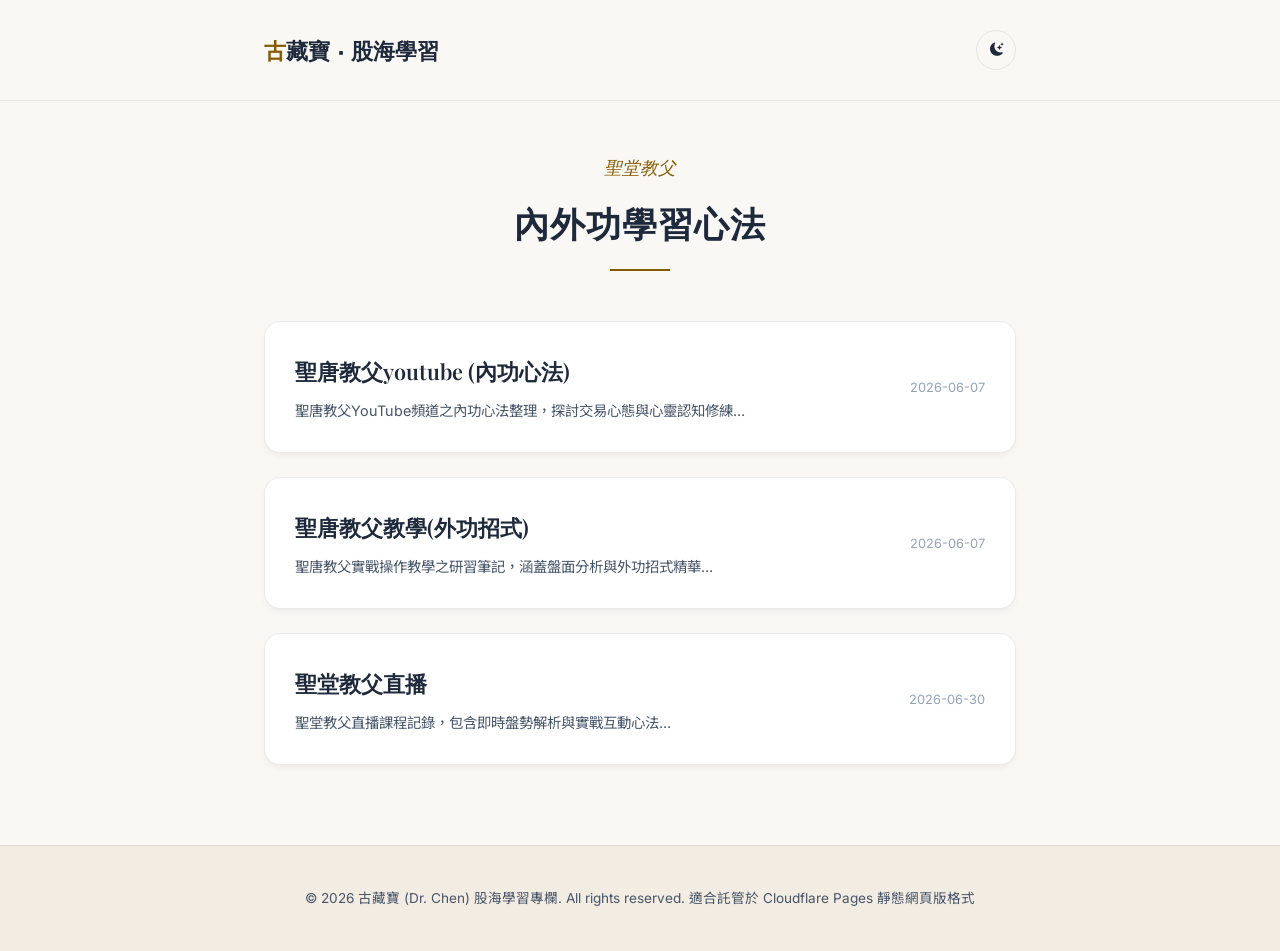
<file: sanctuary.html>
<!DOCTYPE html>
<html lang="zh-TW">
<head>
    <meta charset="UTF-8">
    <meta name="viewport" content="width=device-width, initial-scale=1.0">
    <title>聖堂教父 | 股海學習</title>
    <meta name="description" content="古藏寶的股海學習專欄 - 聖堂教父內功心法與外功招式。">
    
    <!-- Google Fonts -->
    <link rel="preconnect" href="https://fonts.googleapis.com">
    <link rel="preconnect" href="https://fonts.gstatic.com" crossorigin>
    <link href="https://fonts.googleapis.com/css2?family=Inter:wght@300;400;500;600&family=Noto+Sans+TC:wght@300;400;500;700&family=Playfair+Display:ital,wght@0,400;0,600;0,700;1,400&display=swap" rel="stylesheet">
    
    <!-- Bootstrap Icons -->
    <link rel="stylesheet" href="https://cdn.jsdelivr.net/npm/bootstrap-icons@1.11.3/font/bootstrap-icons.min.css">
    
    <style>
        /* ==========================================================================
           DESIGN SYSTEM & THEME
           ========================================================================== */
        :root {
            --font-heading: 'Playfair Display', Georgia, serif;
            --font-body: 'Inter', 'Noto Sans TC', sans-serif;
            --transition-smooth: all 0.4s cubic-bezier(0.16, 1, 0.3, 1);
            --border-radius-sm: 8px;
            --border-radius-md: 16px;
        }

        /* Light Theme (Warm Silk Paper) */
        body.light-theme {
            --bg-primary: #FAF8F5;
            --bg-secondary: #F3ECE3;
            --bg-card: #FFFFFF;
            --text-primary: #1E293B;
            --text-secondary: #475569;
            --text-muted: #94A3B8;
            --accent-gold: #855B00;
            --accent-gold-hover: #664500;
            --border-color: rgba(0, 0, 0, 0.08);
            --shadow-sm: 0 4px 6px -1px rgba(0, 0, 0, 0.05);
            --shadow-lg: 0 20px 25px -5px rgba(0, 0, 0, 0.05);
        }

        /* Dark Theme (Zen Slate) */
        body.dark-theme {
            --bg-primary: #0A0E17;
            --bg-secondary: #0F1524;
            --bg-card: rgba(22, 30, 49, 0.6);
            --text-primary: #F8FAFC;
            --text-secondary: #94A3B8;
            --text-muted: #64748B;
            --accent-gold: #D4AF37;
            --accent-gold-hover: #F3C63F;
            --border-color: rgba(255, 255, 255, 0.07);
            --shadow-sm: 0 4px 6px -1px rgba(0, 0, 0, 0.2);
            --shadow-lg: 0 20px 25px -5px rgba(0, 0, 0, 0.4);
        }

        /* ==========================================================================
           BASE STYLES
           ========================================================================== */
        *, *::before, *::after {
            box-sizing: border-box;
            margin: 0;
            padding: 0;
        }

        html {
            scroll-behavior: smooth;
        }

        body {
            font-family: var(--font-body);
            background-color: var(--bg-primary);
            color: var(--text-primary);
            line-height: 1.8;
            transition: background-color 0.5s ease, color 0.5s ease;
            min-height: 100vh;
            display: flex;
            flex-direction: column;
        }

        .container {
            width: 100%;
            max-width: 800px;
            margin: 0 auto;
            padding: 0 24px;
            flex-grow: 1;
        }

        a {
            color: var(--accent-gold);
            text-decoration: none;
            transition: var(--transition-smooth);
        }

        a:hover {
            color: var(--accent-gold-hover);
        }

        /* ==========================================================================
           HEADER & FOOTER
           ========================================================================== */
        header {
            padding: 30px 0;
            border-bottom: 1px solid var(--border-color);
            margin-bottom: 50px;
        }

        .header-content {
            display: flex;
            align-items: center;
            justify-content: space-between;
        }

        .logo {
            font-family: var(--font-heading);
            font-size: 1.4rem;
            font-weight: 700;
            color: var(--text-primary);
        }

        .logo span {
            color: var(--accent-gold);
        }

        .theme-btn {
            background: none;
            border: 1px solid var(--border-color);
            width: 40px;
            height: 40px;
            border-radius: 50%;
            color: var(--text-primary);
            cursor: pointer;
            display: flex;
            align-items: center;
            justify-content: center;
            transition: var(--transition-smooth);
        }

        .theme-btn:hover {
            border-color: var(--accent-gold);
            color: var(--accent-gold);
            transform: scale(1.05);
        }

        footer {
            padding: 40px 0;
            border-top: 1px solid var(--border-color);
            text-align: center;
            margin-top: 80px;
            background-color: var(--bg-secondary);
            font-size: 0.85rem;
            color: var(--text-secondary);
            transition: background-color 0.5s ease;
        }

        /* ==========================================================================
           SPA VIEWS (CATALOG VS DETAIL)
           ========================================================================== */
        .view-section {
            display: none;
            animation: fadeIn 0.6s cubic-bezier(0.16, 1, 0.3, 1) forwards;
        }

        .view-section.active {
            display: block;
        }

        /* Catalog View Styling */
        .catalog-title-wrapper {
            text-align: center;
            margin-bottom: 50px;
        }

        .catalog-tag {
            font-family: var(--font-heading);
            font-style: italic;
            color: var(--accent-gold);
            font-size: 1.1rem;
            margin-bottom: 8px;
            display: block;
        }

        .catalog-title {
            font-family: var(--font-heading);
            font-size: 2.2rem;
            font-weight: 600;
            letter-spacing: 1px;
        }

        .catalog-divider {
            width: 60px;
            height: 2px;
            background-color: var(--accent-gold);
            margin: 15px auto 0 auto;
        }

        .item-list {
            display: flex;
            flex-direction: column;
            gap: 24px;
        }

        .item-card {
            background-color: var(--bg-card);
            border: 1px solid var(--border-color);
            border-radius: var(--border-radius-md);
            padding: 30px;
            cursor: pointer;
            box-shadow: var(--shadow-sm);
            transition: var(--transition-smooth);
            display: flex;
            justify-content: space-between;
            align-items: center;
            gap: 20px;
        }

        .item-card:hover {
            transform: translateY(-4px);
            border-color: var(--accent-gold);
            box-shadow: var(--shadow-lg);
        }

        .item-info h3 {
            font-family: var(--font-heading);
            font-size: 1.35rem;
            font-weight: 600;
            margin-bottom: 8px;
            color: var(--text-primary);
        }

        .item-desc {
            color: var(--text-secondary);
            font-size: 0.9rem;
            line-height: 1.6;
        }

        .item-date {
            font-size: 0.8rem;
            color: var(--text-muted);
            white-space: nowrap;
        }

        /* Detail View Styling */
        .back-btn {
            display: inline-flex;
            align-items: center;
            gap: 8px;
            font-size: 0.95rem;
            margin-bottom: 40px;
            cursor: pointer;
            font-weight: 500;
        }

        .detail-container {
            background-color: var(--bg-card);
            border: 1px solid var(--border-color);
            border-radius: var(--border-radius-md);
            padding: 60px 40px;
            box-shadow: var(--shadow-lg);
            text-align: center;
            max-width: 600px;
            margin: 0 auto;
        }

        .detail-title {
            font-family: var(--font-heading);
            font-size: 2.2rem;
            font-weight: 600;
            margin-bottom: 40px;
            color: var(--text-primary);
            letter-spacing: 2px;
        }

        .detail-content-area {
            font-family: var(--font-body);
            font-size: 1.1rem;
            line-height: 2.0;
            color: var(--text-primary);
            letter-spacing: 0.5px;
            white-space: pre-wrap;
            text-align: left;
            display: inline-block;
            width: 100%;
        }

        .detail-line {
            margin-bottom: 12px;
            opacity: 0;
            transform: translateY(10px);
            animation: fadeInLine 0.5s ease forwards;
        }

        .detail-empty-line {
            height: 24px;
        }

        /* Lock Overlay & Panel styles */
        .lock-overlay {
            position: relative;
            margin-top: -80px;
            height: 120px;
            background: linear-gradient(to bottom, rgba(250, 248, 245, 0) 0%, var(--bg-card) 95%);
            pointer-events: none;
            z-index: 2;
            transition: var(--transition-smooth);
        }
        body.dark-theme .lock-overlay {
            background: linear-gradient(to bottom, rgba(10, 14, 23, 0) 0%, var(--bg-card) 95%);
        }
        .lock-panel {
            background-color: var(--bg-card);
            border: 1px solid var(--border-color);
            border-radius: var(--border-radius-md);
            padding: 40px 30px;
            text-align: center;
            box-shadow: var(--shadow-lg);
            backdrop-filter: blur(10px);
            margin: 20px auto;
            max-width: 480px;
            z-index: 3;
            position: relative;
            animation: fadeIn 0.8s cubic-bezier(0.16, 1, 0.3, 1) forwards;
        }
        .theme-input {
            width: 100%;
            padding: 12px 16px;
            border: 1px solid var(--border-color);
            border-radius: var(--border-radius-sm);
            background-color: var(--bg-primary);
            color: var(--text-primary);
            text-align: center;
            font-size: 1rem;
            transition: var(--transition-smooth);
            outline: none;
        }
        .theme-input:focus {
            border-color: var(--accent-gold);
            box-shadow: 0 0 0 2px rgba(212, 175, 55, 0.2);
        }

        /* ==========================================================================
           ANIMATIONS
           ========================================================================== */
        @keyframes fadeIn {
            from { opacity: 0; transform: translateY(15px); }
            to { opacity: 1; transform: translateY(0); }
        }

        @keyframes fadeInLine {
            to { opacity: 1; transform: translateY(0); }
        }
    </style>
</head>
<body class="light-theme"> <!-- Default to Light theme for premium literary paper look -->

    <!-- Header -->
    <header>
        <div class="container header-content">
            <a href="stock-learning.html" class="logo">
                <span>古</span>藏寶 ‧ 股海學習
            </a>
            <button class="theme-btn" id="themeBtn" title="切換深/淺色模式">
                <i class="bi bi-moon-stars-fill theme-icon"></i>
            </button>
        </div>
    </header>

    <!-- Main Content -->
    <main class="container">
        
        <!-- View 1: Catalog View -->
        <section id="catalogView" class="view-section active">
            <a href="#" id="catalogBackBtn" onclick="navigateToCatalog(); return false;" class="back-btn" style="display: none; margin-bottom: 20px;">
                <i class="bi bi-arrow-left-short" style="font-size: 1.4rem;"></i> 返回主專欄目錄
            </a>
            <div class="catalog-title-wrapper">
                <span class="catalog-tag" id="catalogTag">聖堂教父</span>
                <h1 class="catalog-title" id="catalogTitle">內外功學習心法</h1>
                <div class="catalog-divider"></div>
            </div>
            
            <div class="item-list" id="itemListContainer">
                <div style="text-align: center; color: var(--text-secondary);">專欄文章載入中...</div>
            </div>
        </section>

        <!-- View 2: Detail View -->
        <section id="detailView" class="view-section">
            <a href="#" onclick="navigateToCatalog(); return false;" class="back-btn">
                <i class="bi bi-arrow-left-short" style="font-size: 1.4rem;"></i> 返回專欄目錄
            </a>
            
            <div class="detail-container">
                <h2 class="detail-title" id="activeTitle">載入中</h2>
                <div id="activeContent" style="text-align: left;">
                    <!-- Dynamically parsed lines -->
                </div>
            </div>
        </section>

    </main>

    <!-- Footer -->
    <footer>
        <div class="container">
            <p>&copy; 2026 古藏寶 (Dr. Chen) 股海學習專欄. All rights reserved. 適合託管於 Cloudflare Pages 靜態網頁版格式</p>
        </div>
    </footer>

    <!-- SPA Logic -->
    <script>
        let articlesData = [];
        let subCatalogs = {}; // { 'sanctuary-teaching': [...], 'sanctuary-live': [...] }
        let activeArticleId = '';
        let activeLessonId = '';

        // Theme Toggle Logic
        const themeBtn = document.getElementById('themeBtn');
        const body = document.body;
        const themeIcon = themeBtn.querySelector('.theme-icon');

        const savedTheme = localStorage.getItem('portfolio-theme') || 'light'; // Sync with portfolio theme
        if (savedTheme === 'dark') {
            body.classList.replace('light-theme', 'dark-theme');
            themeIcon.classList.replace('bi-moon-stars-fill', 'bi-sun-fill');
        }

        themeBtn.addEventListener('click', () => {
            if (body.classList.contains('light-theme')) {
                body.classList.replace('light-theme', 'dark-theme');
                themeIcon.classList.replace('bi-sun-fill', 'bi-moon-stars-fill');
                localStorage.setItem('portfolio-theme', 'dark');
            } else {
                body.classList.replace('dark-theme', 'light-theme');
                themeIcon.classList.replace('bi-moon-stars-fill', 'bi-sun-fill');
                localStorage.setItem('portfolio-theme', 'light');
            }
        });

        // Dynamic Router
        window.addEventListener('popstate', handleRouting);

        function handleRouting() {
            const urlParams = new URLSearchParams(window.location.search);
            const articleId = urlParams.get('article');
            const lessonId = urlParams.get('lesson');
            
            if (articleId) {
                if (articleId === 'sanctuary-teaching' || articleId === 'sanctuary-live') {
                    if (lessonId) {
                        loadLesson(articleId, lessonId);
                    } else {
                        loadSubCatalog(articleId);
                    }
                } else {
                    loadArticle(articleId);
                }
            } else {
                showCatalogView();
            }
        }

        function navigateToCatalog() {
            history.pushState(null, '', window.location.pathname);
            showCatalogView();
        }

        function navigateToSubCatalog(articleId) {
            history.pushState(null, '', `?article=${encodeURIComponent(articleId)}`);
            loadSubCatalog(articleId);
        }

        // Navigate to article / sub-catalog
        function navigateToArticle(articleId) {
            history.pushState(null, '', `?article=${encodeURIComponent(articleId)}`);
            if (articleId === 'sanctuary-teaching' || articleId === 'sanctuary-live') {
                loadSubCatalog(articleId);
            } else {
                loadArticle(articleId);
            }
        }

        function navigateToLesson(articleId, lessonId) {
            history.pushState(null, '', `?article=${encodeURIComponent(articleId)}&lesson=${encodeURIComponent(lessonId)}`);
            loadLesson(articleId, lessonId);
        }

        // Fetch Catalog & Load initial view
        Promise.all([
            fetch('sanctuary.json').then(res => res.json()),
            fetch('sanctuary-teaching.json').then(res => res.json()).catch(err => {
                console.warn("Failed to load sanctuary-teaching.json:", err);
                return [];
            }),
            fetch('sanctuary-live.json').then(res => res.json()).catch(err => {
                console.warn("Failed to load sanctuary-live.json:", err);
                return [];
            })
        ])
        .then(([articles, teachingLessons, liveLessons]) => {
            articlesData = articles;
            subCatalogs['sanctuary-teaching'] = teachingLessons;
            subCatalogs['sanctuary-live'] = liveLessons;
            handleRouting(); // Check initial URL parameter after all data loaded
        })
        .catch(err => {
            console.error("載入目錄或課程失敗:", err);
            document.getElementById('itemListContainer').innerHTML = `
                <div style="text-align: center; color: var(--accent-gold);">
                    載入目錄或課程失敗，請確認 JSON 設定是否正確。
                </div>`;
        });

        function showCatalogView() {
            document.getElementById('detailView').classList.remove('active');
            document.getElementById('catalogView').classList.add('active');
            
            // Reset main catalog titles and tags
            document.getElementById('catalogTag').textContent = "聖堂教父";
            document.getElementById('catalogTitle').textContent = "內外功學習心法";
            document.getElementById('catalogBackBtn').style.display = "none";
            
            renderCatalog(articlesData);
            document.title = "聖堂教父 | 股海學習";
        }

        function renderCatalog(articles) {
            const container = document.getElementById('itemListContainer');
            container.innerHTML = '';
            
            articles.forEach(article => {
                const card = document.createElement('div');
                card.className = 'item-card';
                card.onclick = () => navigateToArticle(article.id);
                
                card.innerHTML = `
                    <div class="item-info">
                        <h3>${article.title}</h3>
                        <p class="item-desc">${article.description}</p>
                    </div>
                    <div class="item-date">${article.date}</div>
                `;
                container.appendChild(card);
            });
        }

        function loadSubCatalog(articleId) {
            document.getElementById('detailView').classList.remove('active');
            document.getElementById('catalogView').classList.add('active');

            const articleObj = articlesData.find(a => a.id === articleId);
            const parentTitle = articleObj ? articleObj.title : (articleId === 'sanctuary-teaching' ? "聖唐教父教學(外功招式)" : "聖堂教父直播");

            document.getElementById('catalogTag').textContent = articleId === 'sanctuary-teaching' ? "聖堂教父 ‧ 實戰教學" : "聖堂教父 ‧ 直播課程";
            document.getElementById('catalogTitle').textContent = parentTitle;
            document.getElementById('catalogBackBtn').style.display = "inline-flex";

            renderSubCatalog(articleId, subCatalogs[articleId] || []);
            document.title = `${parentTitle} | 聖堂教父`;
        }

        function renderSubCatalog(articleId, lessons) {
            const container = document.getElementById('itemListContainer');
            container.innerHTML = '';
            
            lessons.forEach(lesson => {
                const card = document.createElement('div');
                card.className = 'item-card';
                card.onclick = () => navigateToLesson(articleId, lesson.id);
                
                card.innerHTML = `
                    <div class="item-info">
                        <h3>${lesson.title}</h3>
                        <p class="item-desc">${lesson.description}</p>
                    </div>
                    <div class="item-date">${lesson.date}</div>
                `;
                container.appendChild(card);
            });
        }

        // Fetch & Parse Markdown Article
        function loadArticle(articleId) {
            const articleObj = articlesData.find(a => a.id === articleId);
            if (!articleObj) {
                document.getElementById('activeTitle').textContent = "未找到該篇文章";
                document.getElementById('activeContent').innerHTML = "<p>請返回目錄重新選擇。</p>";
                showDetailView();
                return;
            }

            // Set back button action for general articles
            const backBtn = document.querySelector('#detailView .back-btn');
            backBtn.onclick = (e) => {
                e.preventDefault();
                navigateToCatalog();
            };
            backBtn.innerHTML = `<i class="bi bi-arrow-left-short" style="font-size: 1.4rem;"></i> 返回專欄目錄`;

            document.getElementById('activeTitle').textContent = articleObj.title;
            document.getElementById('activeContent').innerHTML = "<p style='color: var(--text-secondary);'>文章載入中...</p>";
            showDetailView();

            fetch(articleObj.filename)
                .then(res => {
                    if (!res.ok) throw new Error("File not found");
                    return res.text();
                })
                .then(markdownText => {
                    renderArticleMarkdown(markdownText);
                })
                .catch(err => {
                    console.error("讀取文章檔案失敗:", err);
                    document.getElementById('activeContent').innerHTML = `
                        <p style="color: var(--accent-gold);">
                            讀取文章檔案失敗，請確認 '${articleObj.filename}' 檔案已正確上傳。
                        </p>`;
                });
        }

        // Fetch & Parse Markdown Lesson
        function loadLesson(articleId, lessonId) {
            const lessons = subCatalogs[articleId] || [];
            const lessonObj = lessons.find(l => l.id === lessonId);
            if (!lessonObj) {
                document.getElementById('activeTitle').textContent = "未找到該篇內容";
                document.getElementById('activeContent').innerHTML = "<p>請返回目錄重新選擇。</p>";
                showDetailView();
                return;
            }

            activeArticleId = articleId;
            activeLessonId = lessonId;

            // Set back button action to go back to sub-catalog
            const backBtn = document.querySelector('#detailView .back-btn');
            backBtn.onclick = (e) => {
                e.preventDefault();
                navigateToSubCatalog(articleId);
            };
            backBtn.innerHTML = `<i class="bi bi-arrow-left-short" style="font-size: 1.4rem;"></i> 返回目錄`;

            document.getElementById('activeTitle').textContent = lessonObj.title;
            document.getElementById('activeContent').innerHTML = "<p style='color: var(--text-secondary);'>內容載入中...</p>";
            showDetailView();

            fetch(lessonObj.filename)
                .then(res => {
                    if (!res.ok) throw new Error("File not found");
                    return res.text();
                })
                .then(markdownText => {
                    const isUnlocked = localStorage.getItem('sanctuary_unlocked') === 'true';
                    renderArticleMarkdown(markdownText, !isUnlocked);
                })
                .catch(err => {
                    console.error("讀取檔案失敗:", err);
                    document.getElementById('activeContent').innerHTML = `
                        <p style="color: var(--accent-gold);">
                            讀取檔案失敗，請確認 '${lessonObj.filename}' 檔案已正確上傳。
                        </p>`;
                });
        }

        function showDetailView() {
            document.getElementById('catalogView').classList.remove('active');
            document.getElementById('detailView').classList.add('active');
        }

        // Bespoke Markdown Line-by-Line Renderer
        function renderArticleMarkdown(text, isLocked = false) {
            const contentArea = document.getElementById('activeContent');
            contentArea.innerHTML = '';
            
            const wrapper = document.createElement('div');
            wrapper.className = 'detail-content-area';
            
            // If unlocked, we can show a small lock button to lock the page again
            if (!isLocked) {
                const lockIndicator = document.createElement('div');
                lockIndicator.style.textAlign = 'right';
                lockIndicator.style.marginBottom = '15px';
                lockIndicator.innerHTML = `
                    <a href="#" onclick="lockSanctuary(); return false;" style="font-size: 0.85rem; color: var(--text-muted); text-decoration: underline;">
                        <i class="bi bi-lock-fill"></i> 重新鎖定專欄
                    </a>
                `;
                wrapper.appendChild(lockIndicator);
            }
            
            const lines = text.split('\n');
            let delay = 0;
            let contentLinesRendered = 0;
            let lockedScreenAppended = false;
            
            for (let i = 0; i < lines.length; i++) {
                const line = lines[i];
                
                if (isLocked && contentLinesRendered >= 4) {
                    if (!lockedScreenAppended) {
                        appendLockPanel(wrapper, delay);
                        lockedScreenAppended = true;
                    }
                    break;
                }
                
                const trimmed = line.trim();
                
                // Skip the first title header line `# title`
                if (trimmed.startsWith('# ')) continue;
                
                if (trimmed === '') {
                    const lineDiv = document.createElement('div');
                    lineDiv.className = 'detail-empty-line';
                    wrapper.appendChild(lineDiv);
                    continue;
                }
                
                // Count content lines (non-empty, non-heading, non-image)
                if (trimmed !== '' && !trimmed.startsWith('# ') && !(trimmed.startsWith('![') && trimmed.endsWith(')')) && !trimmed.startsWith('#')) {
                    contentLinesRendered++;
                }
                
                // Handle Headings (##, ###, ####, etc.)
                if (trimmed.startsWith('#')) {
                    const levelMatch = trimmed.match(/^#+/);
                    if (levelMatch) {
                        const level = levelMatch[0].length;
                        const headingText = trimmed.replace(/^#+\s+/, '');
                        const lineDiv = document.createElement('div');
                        lineDiv.className = 'detail-line';
                        lineDiv.style.fontWeight = '700';
                        lineDiv.style.color = 'var(--text-primary)';
                        lineDiv.style.marginTop = level === 2 ? '36px' : level === 3 ? '28px' : '22px';
                        lineDiv.style.marginBottom = '10px';
                        
                        let formattedHeading = headingText.replace(/\*\*(.*?)\*\*/g, '<strong>$1</strong>');
                        lineDiv.innerHTML = formattedHeading;
                        
                        if (level === 2) {
                            lineDiv.style.fontSize = '1.5rem';
                            lineDiv.style.borderBottom = '1px solid var(--border-color)';
                            lineDiv.style.paddingBottom = '6px';
                        } else if (level === 3) {
                            lineDiv.style.fontSize = '1.3rem';
                            lineDiv.style.color = 'var(--accent-gold)';
                        } else {
                            lineDiv.style.fontSize = '1.15rem';
                        }
                        
                        lineDiv.style.animationDelay = `${delay}s`;
                        delay += 0.05;
                        wrapper.appendChild(lineDiv);
                        continue;
                    }
                }
                
                if (trimmed.startsWith('![') && trimmed.endsWith(')')) {
                    // Parse markdown image: ![alt](url)
                    const match = trimmed.match(/^!\[(.*?)\]\((.*?)\)$/);
                    if (match) {
                        const img = document.createElement('img');
                        img.src = match[2];
                        img.alt = match[1];
                        img.style.maxWidth = '100%';
                        img.style.display = 'block';
                        img.style.margin = '30px auto 10px auto';
                        img.style.borderRadius = '12px';
                        img.style.boxShadow = 'var(--shadow-sm)';
                        img.style.opacity = '0';
                        img.style.transform = 'translateY(15px)';
                        img.style.animation = 'fadeIn 0.8s cubic-bezier(0.16, 1, 0.3, 1) forwards';
                        img.style.animationDelay = `${delay}s`;
                        delay += 0.05;
                        wrapper.appendChild(img);
                        continue;
                    }
                }
                
                // Handle Blockquotes & Alerts
                let isQuote = false;
                let cleanLine = trimmed;
                if (trimmed.startsWith('>')) {
                    isQuote = true;
                    cleanLine = trimmed.replace(/^>\s*/, '').trim();
                }
                
                if (cleanLine.startsWith('[!')) {
                    const alertType = cleanLine.match(/\[!(.*?)\]/);
                    if (alertType) {
                        const typeText = alertType[1] === 'NOTE' ? '注意' : alertType[1] === 'TIP' ? '提示' : alertType[1] === 'IMPORTANT' ? '重要' : alertType[1];
                        const lineDiv = document.createElement('div');
                        lineDiv.className = 'detail-line';
                        lineDiv.style.fontWeight = 'bold';
                        lineDiv.style.color = 'var(--accent-gold)';
                        lineDiv.style.marginTop = '15px';
                        lineDiv.innerHTML = `<i class="bi bi-info-circle-fill"></i> ${typeText}：`;
                        lineDiv.style.animationDelay = `${delay}s`;
                        delay += 0.05;
                        wrapper.appendChild(lineDiv);
                        continue;
                    }
                }
                
                const lineDiv = document.createElement('div');
                lineDiv.className = 'detail-line';
                
                // Simple list items formatting
                let displayText = cleanLine;
                if (cleanLine.startsWith('- ')) {
                    displayText = '• ' + cleanLine.substring(2);
                    lineDiv.style.paddingLeft = '20px';
                }
                
                // Simple bold rendering for markdown (**text**)
                let formattedText = displayText.replace(/\*\*(.*?)\*\*/g, '<strong>$1</strong>');
                lineDiv.innerHTML = formattedText;
                
                if (isQuote) {
                    lineDiv.style.borderLeft = '3px solid var(--accent-gold)';
                    lineDiv.style.paddingLeft = '15px';
                    lineDiv.style.color = 'var(--text-secondary)';
                    lineDiv.style.fontStyle = 'italic';
                }
                
                // Apply micro-animation stagger delay
                lineDiv.style.animationDelay = `${delay}s`;
                delay += 0.05;
                wrapper.appendChild(lineDiv);
            }
            
            // If the loop finished and we are locked but didn't append the lock screen yet (e.g. article is shorter than 4 lines)
            if (isLocked && !lockedScreenAppended) {
                appendLockPanel(wrapper, delay);
            }
            
            contentArea.appendChild(wrapper);
            document.title = `${document.getElementById('activeTitle').textContent} | 聖堂教父`;
        }

        function appendLockPanel(wrapper, delay) {
            // Create overlay
            const overlay = document.createElement('div');
            overlay.className = 'lock-overlay';
            wrapper.appendChild(overlay);

            // Create lock panel
            const panel = document.createElement('div');
            panel.className = 'lock-panel';
            
            // Check if bio login is supported and registered
            const hasBio = !!localStorage.getItem('sanctuary_biometric_id');
            const bioBtnHtml = hasBio ? `
                <button id="bioUnlockBtn" onclick="attemptBioUnlock()" class="btn btn-outline" style="padding: 12px; aspect-ratio: 1; border: 1px solid var(--accent-gold); background: none; color: var(--accent-gold); border-radius: var(--border-radius-sm); cursor: pointer; transition: var(--transition-smooth);" title="使用指紋/面部快速解鎖">
                    <i class="bi bi-fingerprint" style="font-size: 1.2rem;"></i>
                </button>
            ` : '';
            
            panel.innerHTML = `
                <i class="bi bi-shield-lock-fill" style="font-size: 2.5rem; color: var(--accent-gold);"></i>
                <h3 style="font-family: var(--font-heading); margin-top: 15px; margin-bottom: 10px;">專欄內容已鎖定</h3>
                <p style="font-size: 0.95rem; color: var(--text-secondary); margin-bottom: 20px;">本篇課程為限定閱讀，請輸入解鎖密碼或使用生物辨識驗證。</p>
                <div style="display: flex; flex-direction: column; align-items: center; gap: 15px; width: 100%; max-width: 320px; margin: 0 auto;">
                    <input type="password" id="lockPassword" class="theme-input" placeholder="請輸入密碼" onkeydown="if(event.key === 'Enter') attemptUnlock()" style="width: 100%;">
                    <div style="display: flex; gap: 10px; width: 100%; justify-content: center; align-items: center;">
                        <button onclick="attemptUnlock()" class="btn btn-primary" style="flex: 1; padding: 12px 20px; font-weight: 500; border-radius: var(--border-radius-sm); border: none; background-color: var(--accent-gold); color: #0a0e17; cursor: pointer; transition: var(--transition-smooth);">確認解鎖</button>
                        ${bioBtnHtml}
                    </div>
                </div>
            `;
            
            panel.style.animationDelay = `${delay}s`;
            wrapper.appendChild(panel);
        }

        function attemptUnlock() {
            const passwordInput = document.getElementById('lockPassword');
            if (passwordInput.value === '2uxiijil' || passwordInput.value === 'Disquiet0201') {
                localStorage.setItem('sanctuary_unlocked', 'true');
                
                // Prompt user to enable biometrics if supported and not registered yet
                if (window.PublicKeyCredential && !localStorage.getItem('sanctuary_biometric_id') && window.location.protocol === 'https:') {
                    if (confirm("是否啟用此裝置的生物辨識（指紋/面部）快速解鎖？\n啟用後，下次可免輸入密碼直接解鎖。")) {
                        registerBiometrics();
                        return;
                    }
                }
                
                loadLesson(activeArticleId, activeLessonId);
            } else {
                alert('密碼錯誤！');
                passwordInput.value = '';
                passwordInput.focus();
            }
        }

        function registerBiometrics() {
            const username = "author@old-hiddentreasure";
            const challenge = new Uint8Array([1, 2, 3, 4, 5, 6, 7, 8, 9, 10]);
            const userId = new Uint8Array([1, 2, 3, 4, 5, 6, 7, 8, 9, 10]);
            
            const publicKeyCredentialCreationOptions = {
                challenge: challenge,
                rp: {
                    name: "古藏寶 ‧ 股海學習",
                    id: window.location.hostname
                },
                user: {
                    id: userId,
                    name: username,
                    displayName: "專欄作者"
                },
                pubKeyCredParams: [{
                    type: "public-key",
                    alg: -7 // ES256
                }, {
                    type: "public-key",
                    alg: -257 // RS256
                }],
                authenticatorSelection: {
                    authenticatorAttachment: "platform",
                    userVerification: "required"
                },
                timeout: 60000
            };
            
            navigator.credentials.create({ publicKey: publicKeyCredentialCreationOptions })
                .then((credential) => {
                    const credentialId = btoa(String.fromCharCode.apply(null, new Uint8Array(credential.rawId)));
                    localStorage.setItem('sanctuary_biometric_id', credentialId);
                    alert('生物辨識解鎖設定成功！下次您可以使用生物辨識快速解鎖。');
                    loadLesson(activeArticleId, activeLessonId);
                })
                .catch((err) => {
                    console.error("生物辨識註冊失敗:", err);
                    alert('生物辨識啟用取消或失敗。已自動使用密碼解鎖。');
                    loadLesson(activeArticleId, activeLessonId);
                });
        }

        function attemptBioUnlock() {
            const credentialIdBase64 = localStorage.getItem('sanctuary_biometric_id');
            if (!credentialIdBase64) return;
            
            const credentialId = new Uint8Array(atob(credentialIdBase64).split("").map(c => c.charCodeAt(0)));
            const challenge = new Uint8Array([11, 12, 13, 14, 15, 16, 17, 18, 19, 20]);
            
            const publicKeyCredentialRequestOptions = {
                challenge: challenge,
                allowCredentials: [{
                    id: credentialId,
                    type: "public-key"
                }],
                userVerification: "required",
                rpId: window.location.hostname
            };
            
            navigator.credentials.get({ publicKey: publicKeyCredentialRequestOptions })
                .then((assertion) => {
                    localStorage.setItem('sanctuary_unlocked', 'true');
                    loadLesson(activeArticleId, activeLessonId);
                })
                .catch((err) => {
                    console.error("生物辨識認證失敗:", err);
                    alert("生物辨識解鎖失敗或已取消，請輸入密碼解鎖。");
                });
        }

        function lockSanctuary() {
            localStorage.removeItem('sanctuary_unlocked');
            loadLesson(activeArticleId, activeLessonId);
        }
    </script>
</body>
</html>
</file>
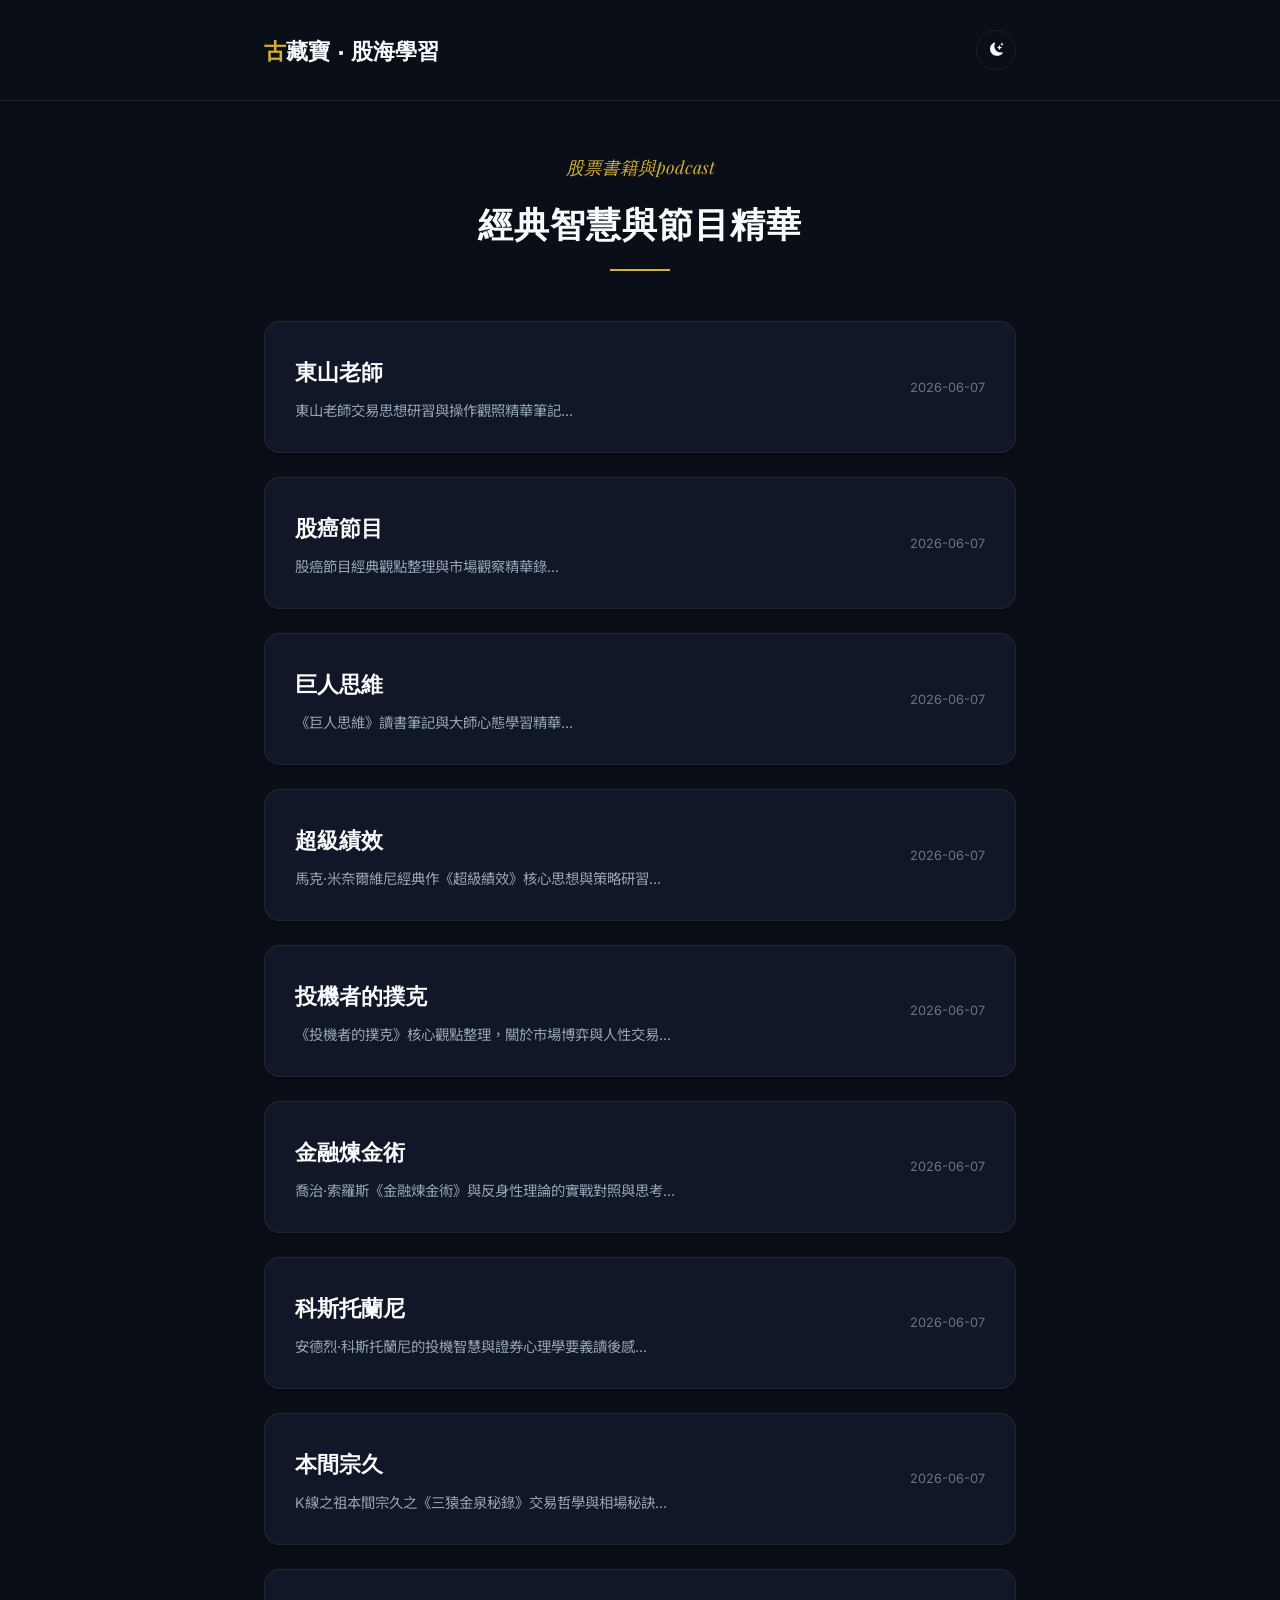
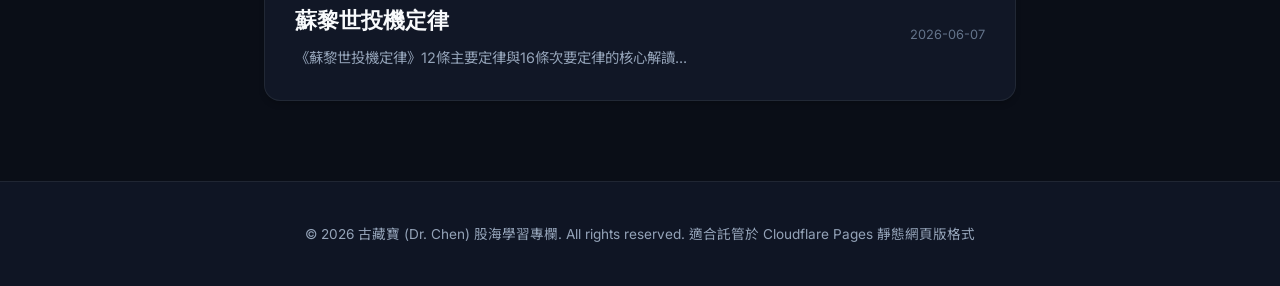
<file: stock-books.html>
<!DOCTYPE html>
<html lang="zh-TW">
<head>
    <meta charset="UTF-8">
    <meta name="viewport" content="width=device-width, initial-scale=1.0">
    <title>股票書籍與podcast | 股海學習</title>
    <meta name="description" content="古藏寶的股海學習專欄 - 經典股票書籍與優質Podcast節目精華。">
    
    <!-- Google Fonts -->
    <link rel="preconnect" href="https://fonts.googleapis.com">
    <link rel="preconnect" href="https://fonts.gstatic.com" crossorigin>
    <link href="https://fonts.googleapis.com/css2?family=Inter:wght@300;400;500;600&family=Noto+Sans+TC:wght@300;400;500;700&family=Playfair+Display:ital,wght@0,400;0,600;0,700;1,400&display=swap" rel="stylesheet">
    
    <!-- Bootstrap Icons -->
    <link rel="stylesheet" href="https://cdn.jsdelivr.net/npm/bootstrap-icons@1.11.3/font/bootstrap-icons.min.css">
    
    <style>
        /* ==========================================================================
           DESIGN SYSTEM & THEME
           ========================================================================== */
        :root {
            --font-heading: 'Playfair Display', Georgia, serif;
            --font-body: 'Inter', 'Noto Sans TC', sans-serif;
            --transition-smooth: all 0.4s cubic-bezier(0.16, 1, 0.3, 1);
            --border-radius-sm: 8px;
            --border-radius-md: 16px;
        }

        /* Light Theme (Warm Silk Paper) */
        body.light-theme {
            --bg-primary: #FAF8F5;
            --bg-secondary: #F3ECE3;
            --bg-card: #FFFFFF;
            --text-primary: #1E293B;
            --text-secondary: #475569;
            --text-muted: #94A3B8;
            --accent-gold: #855B00;
            --accent-gold-hover: #664500;
            --border-color: rgba(0, 0, 0, 0.08);
            --shadow-sm: 0 4px 6px -1px rgba(0, 0, 0, 0.05);
            --shadow-lg: 0 20px 25px -5px rgba(0, 0, 0, 0.05);
        }

        /* Dark Theme (Zen Slate) */
        body.dark-theme {
            --bg-primary: #0A0E17;
            --bg-secondary: #0F1524;
            --bg-card: rgba(22, 30, 49, 0.6);
            --text-primary: #F8FAFC;
            --text-secondary: #94A3B8;
            --text-muted: #64748B;
            --accent-gold: #D4AF37;
            --accent-gold-hover: #F3C63F;
            --border-color: rgba(255, 255, 255, 0.07);
            --shadow-sm: 0 4px 6px -1px rgba(0, 0, 0, 0.2);
            --shadow-lg: 0 20px 25px -5px rgba(0, 0, 0, 0.4);
        }

        /* ==========================================================================
           BASE STYLES
           ========================================================================== */
        *, *::before, *::after {
            box-sizing: border-box;
            margin: 0;
            padding: 0;
        }

        html {
            scroll-behavior: smooth;
        }

        body {
            font-family: var(--font-body);
            background-color: var(--bg-primary);
            color: var(--text-primary);
            line-height: 1.8;
            transition: background-color 0.5s ease, color 0.5s ease;
            min-height: 100vh;
            display: flex;
            flex-direction: column;
        }

        .container {
            width: 100%;
            max-width: 800px;
            margin: 0 auto;
            padding: 0 24px;
            flex-grow: 1;
        }

        a {
            color: var(--accent-gold);
            text-decoration: none;
            transition: var(--transition-smooth);
        }

        a:hover {
            color: var(--accent-gold-hover);
        }

        /* ==========================================================================
           HEADER & FOOTER
           ========================================================================== */
        header {
            padding: 30px 0;
            border-bottom: 1px solid var(--border-color);
            margin-bottom: 50px;
        }

        .header-content {
            display: flex;
            align-items: center;
            justify-content: space-between;
        }

        .logo {
            font-family: var(--font-heading);
            font-size: 1.4rem;
            font-weight: 700;
            color: var(--text-primary);
        }

        .logo span {
            color: var(--accent-gold);
        }

        .theme-btn {
            background: none;
            border: 1px solid var(--border-color);
            width: 40px;
            height: 40px;
            border-radius: 50%;
            color: var(--text-primary);
            cursor: pointer;
            display: flex;
            align-items: center;
            justify-content: center;
            transition: var(--transition-smooth);
        }

        .theme-btn:hover {
            border-color: var(--accent-gold);
            color: var(--accent-gold);
            transform: scale(1.05);
        }

        footer {
            padding: 40px 0;
            border-top: 1px solid var(--border-color);
            text-align: center;
            margin-top: 80px;
            background-color: var(--bg-secondary);
            font-size: 0.85rem;
            color: var(--text-secondary);
            transition: background-color 0.5s ease;
        }

        /* ==========================================================================
           SPA VIEWS (CATALOG VS DETAIL)
           ========================================================================== */
        .view-section {
            display: none;
            animation: fadeIn 0.6s cubic-bezier(0.16, 1, 0.3, 1) forwards;
        }

        .view-section.active {
            display: block;
        }

        /* Catalog View Styling */
        .catalog-title-wrapper {
            text-align: center;
            margin-bottom: 50px;
        }

        .catalog-tag {
            font-family: var(--font-heading);
            font-style: italic;
            color: var(--accent-gold);
            font-size: 1.1rem;
            margin-bottom: 8px;
            display: block;
        }

        .catalog-title {
            font-family: var(--font-heading);
            font-size: 2.2rem;
            font-weight: 600;
            letter-spacing: 1px;
        }

        .catalog-divider {
            width: 60px;
            height: 2px;
            background-color: var(--accent-gold);
            margin: 15px auto 0 auto;
        }

        .item-list {
            display: flex;
            flex-direction: column;
            gap: 24px;
        }

        .item-card {
            background-color: var(--bg-card);
            border: 1px solid var(--border-color);
            border-radius: var(--border-radius-md);
            padding: 30px;
            cursor: pointer;
            box-shadow: var(--shadow-sm);
            transition: var(--transition-smooth);
            display: flex;
            justify-content: space-between;
            align-items: center;
            gap: 20px;
        }

        .item-card:hover {
            transform: translateY(-4px);
            border-color: var(--accent-gold);
            box-shadow: var(--shadow-lg);
        }

        .item-info h3 {
            font-family: var(--font-heading);
            font-size: 1.35rem;
            font-weight: 600;
            margin-bottom: 8px;
            color: var(--text-primary);
        }

        .item-desc {
            color: var(--text-secondary);
            font-size: 0.9rem;
            line-height: 1.6;
        }

        .item-date {
            font-size: 0.8rem;
            color: var(--text-muted);
            white-space: nowrap;
        }

        /* Detail View Styling */
        .back-btn {
            display: inline-flex;
            align-items: center;
            gap: 8px;
            font-size: 0.95rem;
            margin-bottom: 40px;
            cursor: pointer;
            font-weight: 500;
        }

        .detail-container {
            background-color: var(--bg-card);
            border: 1px solid var(--border-color);
            border-radius: var(--border-radius-md);
            padding: 60px 40px;
            box-shadow: var(--shadow-lg);
            text-align: center;
            max-width: 600px;
            margin: 0 auto;
        }

        .detail-title {
            font-family: var(--font-heading);
            font-size: 2.2rem;
            font-weight: 600;
            margin-bottom: 40px;
            color: var(--text-primary);
            letter-spacing: 2px;
        }

        .detail-content-area {
            font-family: var(--font-body);
            font-size: 1.1rem;
            line-height: 2.0;
            color: var(--text-primary);
            letter-spacing: 0.5px;
            white-space: pre-wrap;
            text-align: left;
            display: inline-block;
            width: 100%;
        }

        .detail-line {
            margin-bottom: 12px;
            opacity: 0;
            transform: translateY(10px);
            animation: fadeInLine 0.5s ease forwards;
        }

        .detail-empty-line {
            height: 24px;
        }

        /* ==========================================================================
           ANIMATIONS
           ========================================================================== */
        @keyframes fadeIn {
            from { opacity: 0; transform: translateY(15px); }
            to { opacity: 1; transform: translateY(0); }
        }

        @keyframes fadeInLine {
            to { opacity: 1; transform: translateY(0); }
        }
    </style>
</head>
<body class="dark-theme"> <!-- Default to Dark theme -->

    <!-- Header -->
    <header>
        <div class="container header-content">
            <a href="stock-learning.html" class="logo">
                <span>古</span>藏寶 ‧ 股海學習
            </a>
            <button class="theme-btn" id="themeBtn" title="切換深/淺色模式">
                <i class="bi bi-moon-stars-fill theme-icon"></i>
            </button>
        </div>
    </header>

    <!-- Main Content -->
    <main class="container">
        
        <!-- View 1: Catalog View -->
        <section id="catalogView" class="view-section active">
            <div class="catalog-title-wrapper">
                <span class="catalog-tag">股票書籍與podcast</span>
                <h1 class="catalog-title">經典智慧與節目精華</h1>
                <div class="catalog-divider"></div>
            </div>
            
            <div class="item-list" id="itemListContainer">
                <div style="text-align: center; color: var(--text-secondary);">專欄文章載入中...</div>
            </div>
        </section>

        <!-- View 2: Detail View -->
        <section id="detailView" class="view-section">
            <a href="#" onclick="navigateToCatalog(); return false;" class="back-btn">
                <i class="bi bi-arrow-left-short" style="font-size: 1.4rem;"></i> 返回專欄目錄
            </a>
            
            <div class="detail-container">
                <h2 class="detail-title" id="activeTitle">載入中</h2>
                <div id="activeContent" style="text-align: left;">
                    <!-- Dynamically parsed lines -->
                </div>
            </div>
        </section>

    </main>

    <!-- Footer -->
    <footer>
        <div class="container">
            <p>&copy; 2026 古藏寶 (Dr. Chen) 股海學習專欄. All rights reserved. 適合託管於 Cloudflare Pages 靜態網頁版格式</p>
        </div>
    </footer>

    <!-- SPA Logic -->
    <script>
        let articlesData = [];

        // Theme Toggle Logic
        const themeBtn = document.getElementById('themeBtn');
        const body = document.body;
        const themeIcon = themeBtn.querySelector('.theme-icon');

        const savedTheme = localStorage.getItem('portfolio-theme') || 'dark'; // Sync with portfolio theme
        if (savedTheme === 'light') {
            body.classList.replace('dark-theme', 'light-theme');
            themeIcon.classList.replace('bi-moon-stars-fill', 'bi-sun-fill');
        }

        themeBtn.addEventListener('click', () => {
            if (body.classList.contains('light-theme')) {
                body.classList.replace('light-theme', 'dark-theme');
                themeIcon.classList.replace('bi-sun-fill', 'bi-moon-stars-fill');
                localStorage.setItem('portfolio-theme', 'dark');
            } else {
                body.classList.replace('dark-theme', 'light-theme');
                themeIcon.classList.replace('bi-moon-stars-fill', 'bi-sun-fill');
                localStorage.setItem('portfolio-theme', 'light');
            }
        });

        // Dynamic Router
        window.addEventListener('popstate', handleRouting);

        function handleRouting() {
            const urlParams = new URLSearchParams(window.location.search);
            const articleId = urlParams.get('article');
            
            if (articleId) {
                loadArticle(articleId);
            } else {
                showCatalogView();
            }
        }

        function navigateToCatalog() {
            history.pushState(null, '', window.location.pathname);
            showCatalogView();
        }

        function navigateToArticle(articleId) {
            history.pushState(null, '', `?article=${encodeURIComponent(articleId)}`);
            loadArticle(articleId);
        }

        function showCatalogView() {
            document.getElementById('detailView').classList.remove('active');
            document.getElementById('catalogView').classList.add('active');
            document.title = "股票書籍與podcast | 股海學習";
        }

        // Fetch Catalog & Load initial view
        fetch('stock-books.json')
            .then(res => res.json())
            .then(data => {
                articlesData = data;
                renderCatalog(data);
                handleRouting(); // Check initial URL parameter
            })
            .catch(err => {
                console.error("載入目錄失敗:", err);
                document.getElementById('itemListContainer').innerHTML = `
                    <div style="text-align: center; color: var(--accent-gold);">
                        載入目錄失敗，請確認 stock-books.json 設定正確。
                    </div>`;
            });

        function renderCatalog(articles) {
            const container = document.getElementById('itemListContainer');
            container.innerHTML = '';
            
            articles.forEach(article => {
                const card = document.createElement('div');
                card.className = 'item-card';
                card.onclick = () => navigateToArticle(article.id);
                
                card.innerHTML = `
                    <div class="item-info">
                        <h3>${article.title}</h3>
                        <p class="item-desc">${article.description}</p>
                    </div>
                    <div class="item-date">${article.date}</div>
                `;
                container.appendChild(card);
            });
        }

        // Fetch & Parse Markdown Article
        function loadArticle(articleId) {
            const articleObj = articlesData.find(a => a.id === articleId);
            if (!articleObj) {
                document.getElementById('activeTitle').textContent = "未找到該篇文章";
                document.getElementById('activeContent').innerHTML = "<p>請返回目錄重新選擇。</p>";
                showDetailView();
                return;
            }

            document.getElementById('activeTitle').textContent = articleObj.title;
            document.getElementById('activeContent').innerHTML = "<p style='color: var(--text-secondary);'>文章載入中...</p>";
            showDetailView();

            fetch(articleObj.filename)
                .then(res => {
                    if (!res.ok) throw new Error("File not found");
                    return res.text();
                })
                .then(markdownText => {
                    renderArticleMarkdown(markdownText);
                })
                .catch(err => {
                    console.error("讀取文章檔案失敗:", err);
                    document.getElementById('activeContent').innerHTML = `
                        <p style="color: var(--accent-gold);">
                            讀取文章檔案失敗，請確認 '${articleObj.filename}' 檔案已正確上傳。
                        </p>`;
                });
        }

        function showDetailView() {
            document.getElementById('catalogView').classList.remove('active');
            document.getElementById('detailView').classList.add('active');
        }

        // Bespoke Markdown Line-by-Line Renderer
        function renderArticleMarkdown(text) {
            const contentArea = document.getElementById('activeContent');
            contentArea.innerHTML = '';
            
            const wrapper = document.createElement('div');
            wrapper.className = 'detail-content-area';
            
            const lines = text.split('\n');
            let delay = 0;
            
            lines.forEach((line) => {
                const trimmed = line.trim();
                
                // Skip the first title header line `# title`
                if (trimmed.startsWith('#')) return;
                
                if (trimmed === '') {
                    const lineDiv = document.createElement('div');
                    lineDiv.className = 'detail-empty-line';
                    wrapper.appendChild(lineDiv);
                } else if (trimmed.startsWith('![') && trimmed.endsWith(')')) {
                    // Parse markdown image: ![alt](url)
                    const match = trimmed.match(/^!\[(.*?)\]\((.*?)\)$/);
                    if (match) {
                        const img = document.createElement('img');
                        img.src = match[2];
                        img.alt = match[1];
                        img.style.maxWidth = '100%';
                        img.style.display = 'block';
                        img.style.margin = '30px auto 10px auto';
                        img.style.borderRadius = '12px';
                        img.style.boxShadow = 'var(--shadow-sm)';
                        img.style.opacity = '0';
                        img.style.transform = 'translateY(15px)';
                        img.style.animation = 'fadeIn 0.8s cubic-bezier(0.16, 1, 0.3, 1) forwards';
                        img.style.animationDelay = `${delay}s`;
                        delay += 0.05;
                        wrapper.appendChild(img);
                    }
                } else {
                    const lineDiv = document.createElement('div');
                    lineDiv.className = 'detail-line';
                    
                    // Simple bold rendering for markdown (**text**)
                    let formattedText = trimmed.replace(/\*\*(.*?)\*\*/g, '<strong>$1</strong>');
                    lineDiv.innerHTML = formattedText;
                    
                    // Apply micro-animation stagger delay
                    lineDiv.style.animationDelay = `${delay}s`;
                    delay += 0.05;
                    wrapper.appendChild(lineDiv);
                }
            });
            
            contentArea.appendChild(wrapper);
            document.title = `${document.getElementById('activeTitle').textContent} | 股票書籍與podcast`;
        }
    </script>
</body>
</html>
</file>
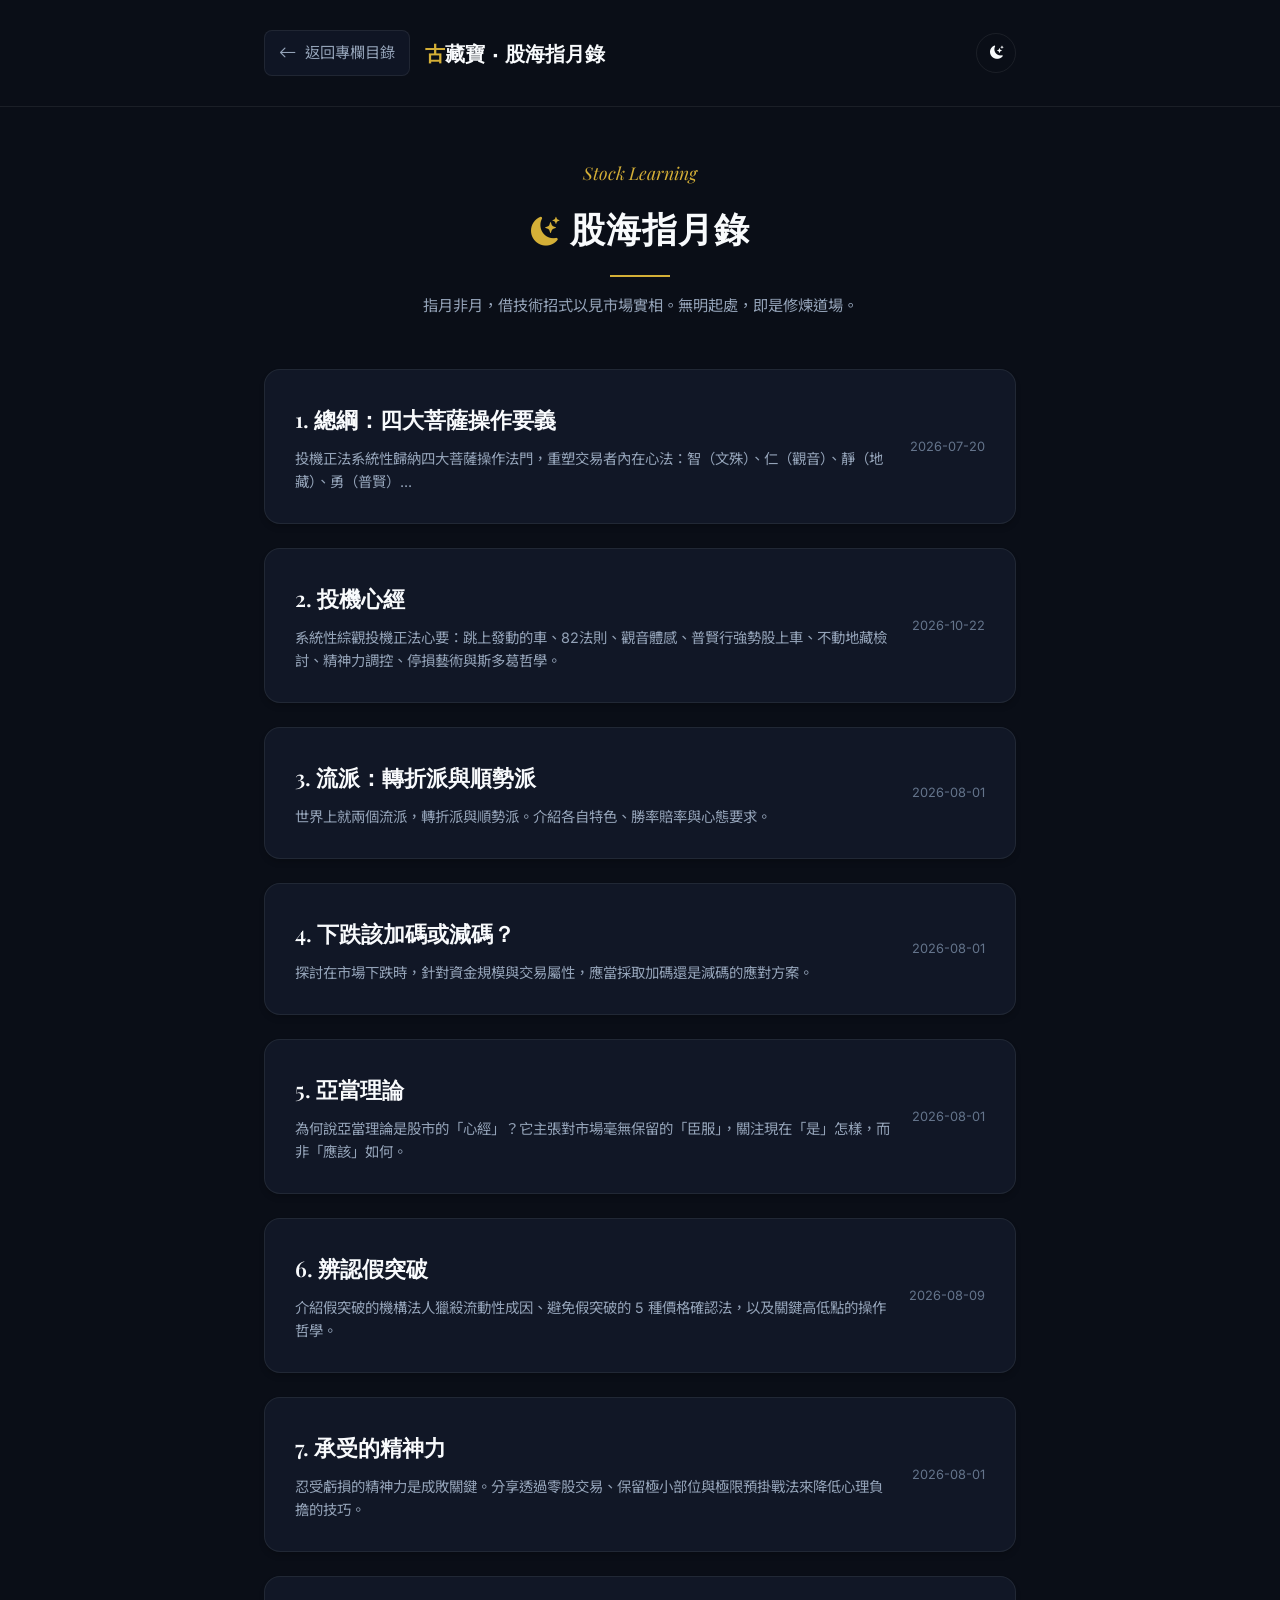
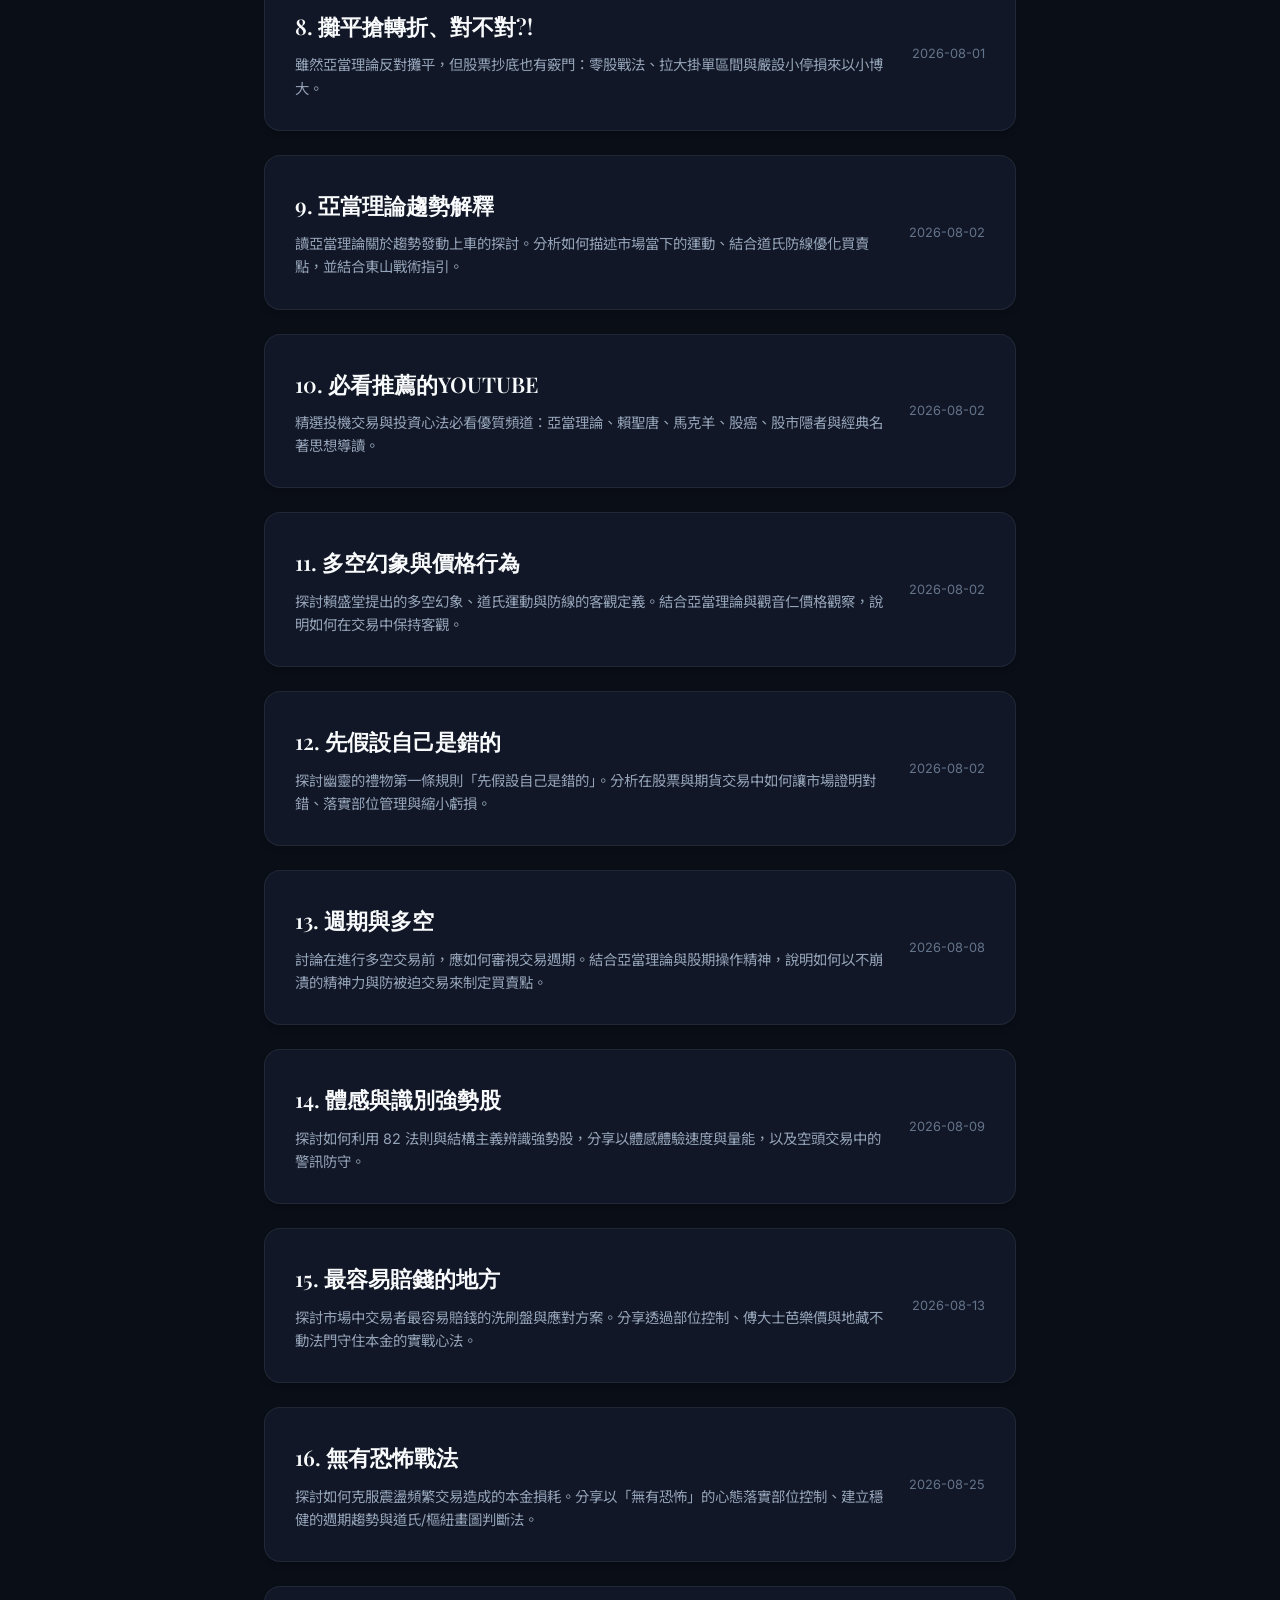
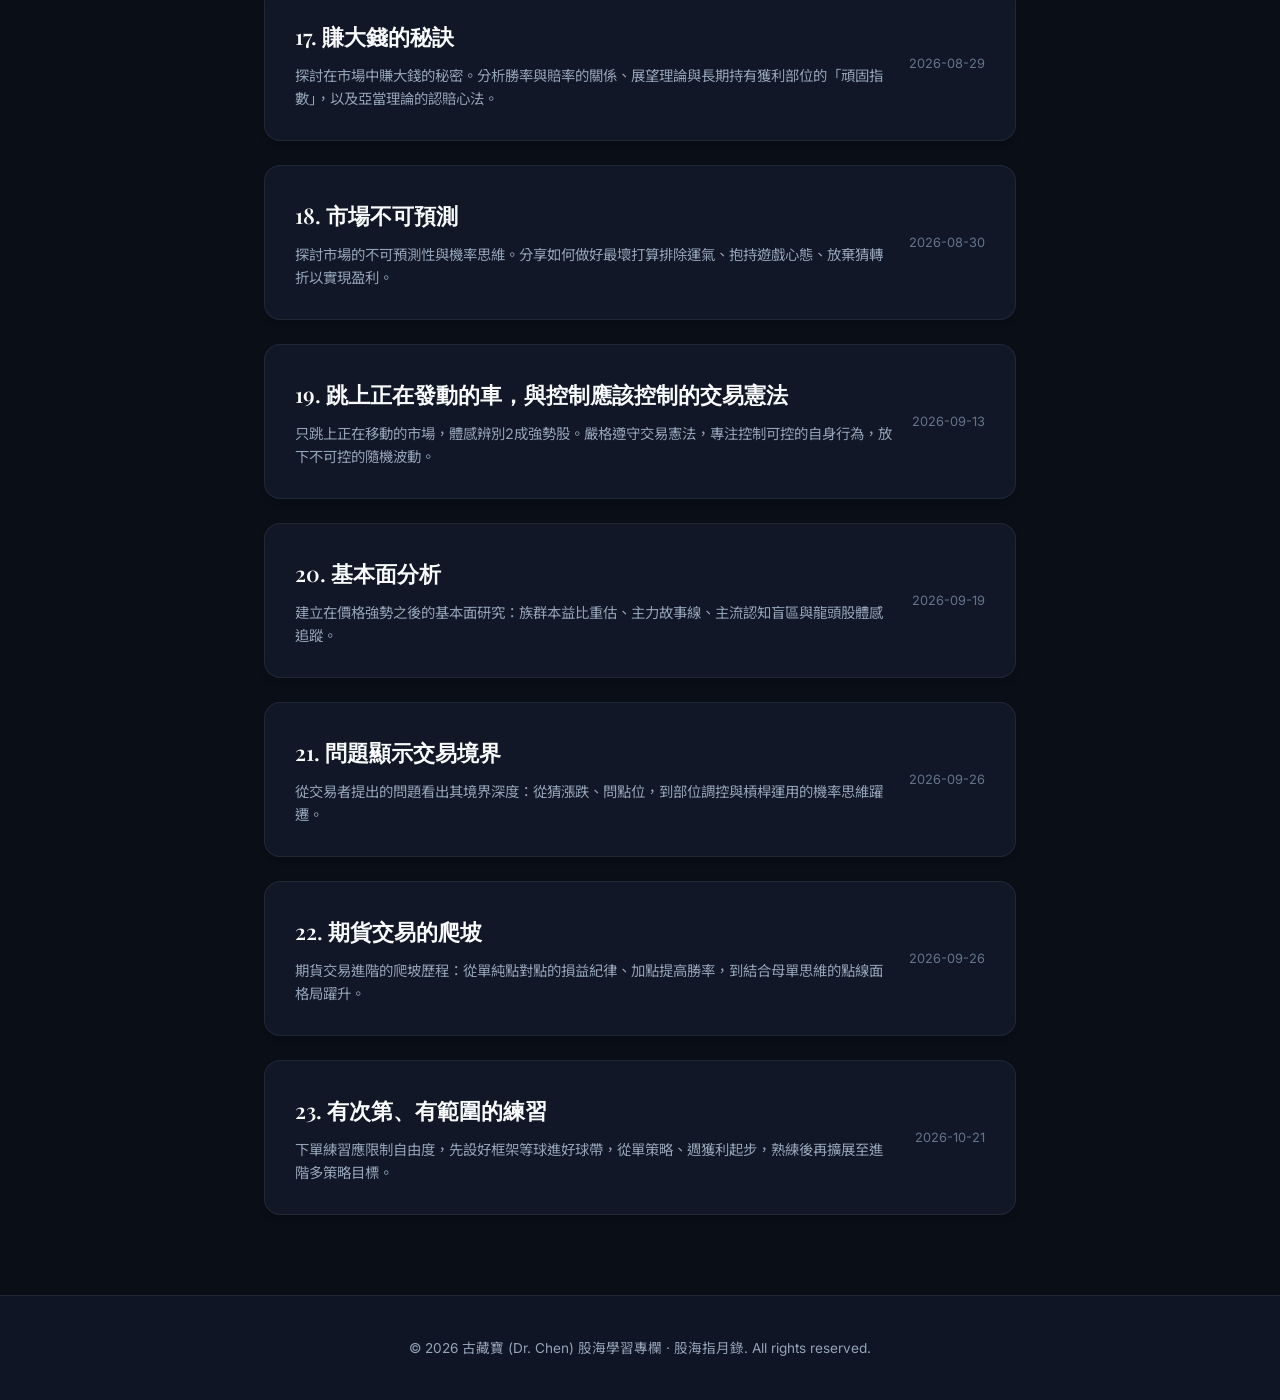
<file: stock-finger.html>
<!DOCTYPE html>
<html lang="zh-TW">
<head>
    <meta charset="UTF-8">
    <meta name="viewport" content="width=device-width, initial-scale=1.0">
    <title>股海指月錄 | 股海學習</title>
    <meta name="description" content="古藏寶的股海學習專欄 - 股海指月錄：觀照心性與股海實相的哲學心法。">
    
    <!-- Google Fonts -->
    <link rel="preconnect" href="https://fonts.googleapis.com">
    <link rel="preconnect" href="https://fonts.gstatic.com" crossorigin>
    <link href="https://fonts.googleapis.com/css2?family=Inter:wght@300;400;500;600&family=Noto+Sans+TC:wght@300;400;500;700&family=Playfair+Display:ital,wght@0,400;0,600;0,700;1,400&display=swap" rel="stylesheet">
    
    <!-- Bootstrap Icons -->
    <link rel="stylesheet" href="https://cdn.jsdelivr.net/npm/bootstrap-icons@1.11.3/font/bootstrap-icons.min.css">
    
    <style>
        /* ==========================================================================
           DESIGN SYSTEM & THEME
           ========================================================================== */
        :root {
            --font-heading: 'Playfair Display', Georgia, serif;
            --font-body: 'Inter', 'Noto Sans TC', sans-serif;
            --transition-smooth: all 0.4s cubic-bezier(0.16, 1, 0.3, 1);
            --border-radius-sm: 8px;
            --border-radius-md: 16px;
        }

        /* Light Theme */
        body.light-theme {
            --bg-primary: #FAF8F5;
            --bg-secondary: #F3ECE3;
            --bg-card: #FFFFFF;
            --text-primary: #1E293B;
            --text-secondary: #475569;
            --text-muted: #94A3B8;
            --accent-gold: #855B00;
            --accent-gold-hover: #664500;
            --border-color: rgba(0, 0, 0, 0.08);
            --shadow-sm: 0 4px 6px -1px rgba(0, 0, 0, 0.05);
            --shadow-lg: 0 20px 25px -5px rgba(0, 0, 0, 0.05);
        }

        /* Dark Theme */
        body.dark-theme {
            --bg-primary: #0A0E17;
            --bg-secondary: #0F1524;
            --bg-card: rgba(22, 30, 49, 0.6);
            --text-primary: #F8FAFC;
            --text-secondary: #94A3B8;
            --text-muted: #64748B;
            --accent-gold: #D4AF37;
            --accent-gold-hover: #F3C63F;
            --border-color: rgba(255, 255, 255, 0.07);
            --shadow-sm: 0 4px 6px -1px rgba(0, 0, 0, 0.2);
            --shadow-lg: 0 20px 25px -5px rgba(0, 0, 0, 0.4);
        }

        *, *::before, *::after {
            box-sizing: border-box;
            margin: 0;
            padding: 0;
        }

        html {
            scroll-behavior: smooth;
        }

        body {
            font-family: var(--font-body);
            background-color: var(--bg-primary);
            color: var(--text-primary);
            line-height: 1.8;
            transition: background-color 0.5s ease, color 0.5s ease;
            min-height: 100vh;
            display: flex;
            flex-direction: column;
        }

        .container {
            width: 100%;
            max-width: 800px;
            margin: 0 auto;
            padding: 0 24px;
            flex-grow: 1;
        }

        a {
            color: var(--accent-gold);
            text-decoration: none;
            transition: var(--transition-smooth);
        }

        a:hover {
            color: var(--accent-gold-hover);
        }

        header {
            padding: 30px 0;
            border-bottom: 1px solid var(--border-color);
            margin-bottom: 50px;
        }

        .header-content {
            display: flex;
            align-items: center;
            justify-content: space-between;
        }

        .logo {
            font-family: var(--font-heading);
            font-size: 1.4rem;
            font-weight: 700;
            color: var(--text-primary);
        }

        .logo span {
            color: var(--accent-gold);
        }

        .theme-btn {
            background: none;
            border: 1px solid var(--border-color);
            width: 40px;
            height: 40px;
            border-radius: 50%;
            color: var(--text-primary);
            cursor: pointer;
            display: flex;
            align-items: center;
            justify-content: center;
            transition: var(--transition-smooth);
        }

        .theme-btn:hover {
            border-color: var(--accent-gold);
            color: var(--accent-gold);
            transform: rotate(15deg);
        }

        .footer {
            padding: 40px 0;
            border-top: 1px solid var(--border-color);
            text-align: center;
            margin-top: 80px;
            background-color: var(--bg-secondary);
            font-size: 0.85rem;
            color: var(--text-secondary);
        }

        /* SPA Views */
        .view-section {
            display: none;
            animation: fadeIn 0.6s cubic-bezier(0.16, 1, 0.3, 1) forwards;
        }

        .view-section.active {
            display: block;
        }

        /* Catalog View Styling */
        .catalog-title-wrapper {
            text-align: center;
            margin-bottom: 50px;
        }

        .catalog-tag {
            font-family: var(--font-heading);
            font-style: italic;
            color: var(--accent-gold);
            font-size: 1.1rem;
            margin-bottom: 8px;
            display: block;
        }

        .catalog-title {
            font-family: var(--font-heading);
            font-size: 2.2rem;
            font-weight: 600;
            letter-spacing: 1px;
        }

        .catalog-divider {
            width: 60px;
            height: 2px;
            background-color: var(--accent-gold);
            margin: 15px auto 0 auto;
        }

        .item-list {
            display: flex;
            flex-direction: column;
            gap: 24px;
        }

        .item-card {
            background-color: var(--bg-card);
            border: 1px solid var(--border-color);
            border-radius: var(--border-radius-md);
            padding: 30px;
            cursor: pointer;
            box-shadow: var(--shadow-sm);
            transition: var(--transition-smooth);
            display: flex;
            justify-content: space-between;
            align-items: center;
            gap: 20px;
        }

        .item-card:hover {
            transform: translateY(-4px);
            border-color: var(--accent-gold);
            box-shadow: var(--shadow-lg);
        }

        .item-info h3 {
            font-family: var(--font-heading);
            font-size: 1.35rem;
            font-weight: 600;
            margin-bottom: 8px;
            color: var(--text-primary);
        }

        .item-desc {
            color: var(--text-secondary);
            font-size: 0.9rem;
            line-height: 1.6;
        }

        .item-date {
            font-size: 0.8rem;
            color: var(--text-muted);
            white-space: nowrap;
        }

        /* Detail View Styling */
        .back-btn {
            display: inline-flex;
            align-items: center;
            gap: 8px;
            font-size: 0.95rem;
            margin-bottom: 30px;
            color: var(--text-secondary);
            cursor: pointer;
            padding: 6px 12px;
            border-radius: var(--border-radius-sm);
            background-color: var(--bg-secondary);
            border: 1px solid var(--border-color);
        }

        .back-btn:hover {
            color: var(--accent-gold);
            border-color: var(--accent-gold);
        }

        .detail-header {
            margin-bottom: 40px;
            border-bottom: 1px solid var(--border-color);
            padding-bottom: 24px;
        }

        .detail-title {
            font-family: var(--font-heading);
            font-size: 2.2rem;
            font-weight: 700;
            line-height: 1.3;
            margin-bottom: 12px;
        }

        .detail-content-area {
            font-family: var(--font-body);
            font-size: 1.1rem;
            line-height: 2.0;
            color: var(--text-primary);
            letter-spacing: 0.5px;
            white-space: pre-wrap;
            text-align: left;
            display: inline-block;
            width: 100%;
        }

        .detail-line {
            margin-bottom: 12px;
            opacity: 0;
            transform: translateY(10px);
            animation: fadeInLine 0.5s ease forwards;
        }

        .detail-empty-line {
            height: 24px;
        }

        .text-red {
            color: #dc2626;
            font-weight: 600;
        }

        .dark-theme .text-red {
            color: #f87171;
            font-weight: 600;
        }

        @keyframes fadeIn {
            from { opacity: 0; transform: translateY(10px); }
            to { opacity: 1; transform: translateY(0); }
        }

        @keyframes fadeInLine {
            to { opacity: 1; transform: translateY(0); }
        }
    </style>
</head>
<body class="dark-theme">

    <!-- Navigation Header -->
    <header>
        <div class="container header-content">
            <div style="display: flex; align-items: center; gap: 15px;">
                <a href="stock-learning.html" class="back-btn" style="margin-bottom: 0; padding: 6px 14px;" title="返回專欄目錄">
                    <i class="bi bi-arrow-left" style="font-size: 1.1rem;"></i> 返回專欄目錄
                </a>
                <span class="logo" style="font-size: 1.25rem;">
                    <span>古</span>藏寶 ‧ 股海指月錄
                </span>
            </div>
            <div style="display: flex; gap: 12px; align-items: center;">
                <button class="theme-btn" id="themeBtn" title="切換深/淺色模式" aria-label="Toggle Theme">
                    <i class="bi bi-moon-stars-fill"></i>
                </button>
            </div>
        </div>
    </header>

    <!-- Main Container -->
    <main class="container">
        
        <!-- View 1: Directory Catalog -->
        <section id="catalogView" class="view-section active">
            <div class="catalog-title-wrapper">
                <span class="catalog-tag">Stock Learning</span>
                <h1 class="catalog-title"><i class="bi bi-moon-stars-fill" style="color: var(--accent-gold); font-size: 1.8rem;"></i> 股海指月錄</h1>
                <div class="catalog-divider"></div>
                <p style="color: var(--text-secondary); margin-top: 15px; font-size: 0.95rem;">
                    指月非月，借技術招式以見市場實相。無明起處，即是修煉道場。
                </p>
            </div>

            <div class="item-list" id="itemListContainer">
                <!-- Articles list will be populated dynamically -->
            </div>
        </section>

        <!-- View 2: Article Detail Reader -->
        <section id="detailView" class="view-section">
            <div style="display: flex; gap: 12px; margin-bottom: 30px; flex-wrap: wrap;">
                <button class="back-btn" onclick="navigateToCatalog(); return false;">
                    <i class="bi bi-list-ul" style="font-size: 1.1rem;"></i> 文章目錄
                </button>
                <a href="stock-learning.html" class="back-btn">
                    <i class="bi bi-grid-fill" style="font-size: 1rem;"></i> 回專欄總目錄
                </a>
            </div>
            
            <article class="detail-header">
                <h1 id="activeTitle" class="detail-title">文章載入中...</h1>
                <p id="activeDate" style="color: var(--text-muted); font-size: 0.9rem;"></p>
            </article>

            <div id="activeContent">
                <!-- Parsed markdown lines rendered dynamically -->
            </div>
        </section>

    </main>

    <!-- Footer -->
    <footer class="footer">
        <div class="container">
            <p>&copy; 2026 古藏寶 (Dr. Chen) 股海學習專欄 ‧ 股海指月錄. All rights reserved.</p>
        </div>
    </footer>

    <!-- Scripts -->
    <script>
        // --- Theme Switcher ---
        const themeBtn = document.getElementById('themeBtn');
        const themeIcon = themeBtn.querySelector('i');
        
        const savedTheme = localStorage.getItem('portfolio-theme') || 'dark';
        if (savedTheme === 'light') {
            document.body.classList.replace('dark-theme', 'light-theme');
            themeIcon.className = 'bi bi-sun-fill';
        }

        themeBtn.addEventListener('click', () => {
            if (document.body.classList.contains('dark-theme')) {
                document.body.classList.replace('dark-theme', 'light-theme');
                themeIcon.className = 'bi bi-sun-fill';
                localStorage.setItem('portfolio-theme', 'light');
            } else {
                document.body.classList.replace('light-theme', 'dark-theme');
                themeIcon.className = 'bi bi-moon-stars-fill';
                localStorage.setItem('portfolio-theme', 'dark');
            }
        });

        // --- Articles Data ---
        let fingerArticles = [
            {
                        "id": "four-bodhisattvas",
                        "title": "1. 總綱：四大菩薩操作要義",
                        "filename": "sanctuary-finger.md",
                        "date": "2026-07-20",
                        "description": "投機正法系統性歸納四大菩薩操作法門，重塑交易者內在心法：智（文殊）、仁（觀音）、靜（地藏）、勇（普賢）..."
            },
            {
                        "id": "speculative-mindset-summary",
                        "title": "2. 投機心經",
                        "filename": "sanctuary-finger-2.md",
                        "date": "2026-10-22",
                        "description": "系統性綜觀投機正法心要：跳上發動的車、82法則、觀音體感、普賢行強勢股上車、不動地藏檢討、精神力調控、停損藝術與斯多葛哲學。"
            },
            {
                        "id": "two-schools",
                        "title": "3. 流派：轉折派與順勢派",
                        "filename": "sanctuary-finger-3.md",
                        "date": "2026-08-01",
                        "description": "世界上就兩個流派，轉折派與順勢派。介紹各自特色、勝率賠率與心態要求。"
            },
            {
                        "id": "add-or-reduce-on-drop",
                        "title": "4. 下跌該加碼或減碼？",
                        "filename": "sanctuary-finger-4.md",
                        "date": "2026-08-01",
                        "description": "探討在市場下跌時，針對資金規模與交易屬性，應當採取加碼還是減碼的應對方案。"
            },
            {
                        "id": "adam-theory",
                        "title": "5. 亞當理論",
                        "filename": "sanctuary-finger-5.md",
                        "date": "2026-08-01",
                        "description": "為何說亞當理論是股市的「心經」？它主張對市場毫無保留的「臣服」，關注現在「是」怎樣，而非「應該」如何。"
            },
            {
                        "id": "deleveraging-not-up-guarantee",
                        "title": "6. 辨認假突破",
                        "filename": "sanctuary-finger-6.md",
                        "date": "2026-08-09",
                        "description": "介紹假突破的機構法人獵殺流動性成因、避免假突破的 5 種價格確認法，以及關鍵高低點的操作哲學。"
            },
            {
                        "id": "endurance-mental-power",
                        "title": "7. 承受的精神力",
                        "filename": "sanctuary-finger-7.md",
                        "date": "2026-08-01",
                        "description": "忍受虧損的精神力是成敗關鍵。分享透過零股交易、保留極小部位與極限預掛戰法來降低心理負擔的技巧。"
            },
            {
                        "id": "average-down-on-turns",
                        "title": "8. 攤平搶轉折、對不對?!",
                        "filename": "sanctuary-finger-8.md",
                        "date": "2026-08-01",
                        "description": "雖然亞當理論反對攤平，但股票抄底也有竅門：零股戰法、拉大掛單區間與嚴設小停損來以小博大。"
            },
            {
                        "id": "adam-theory-trend",
                        "title": "9. 亞當理論趨勢解釋",
                        "filename": "sanctuary-finger-9.md",
                        "date": "2026-08-02",
                        "description": "讀亞當理論關於趨勢發動上車的探討。分析如何描述市場當下的運動、結合道氏防線優化買賣點，並結合東山戰術指引。"
            },
            {
                        "id": "must-watch-youtube",
                        "title": "10. 必看推薦的YOUTUBE",
                        "filename": "sanctuary-finger-10.md",
                        "date": "2026-08-02",
                        "description": "精選投機交易與投資心法必看優質頻道：亞當理論、賴聖唐、馬克羊、股癌、股市隱者與經典名著思想導讀。"
            },
            {
                        "id": "position-vs-objectivity",
                        "title": "11. 多空幻象與價格行為",
                        "filename": "sanctuary-finger-11.md",
                        "date": "2026-08-02",
                        "description": "探討賴盛堂提出的多空幻象、道氏運動與防線的客觀定義。結合亞當理論與觀音仁價格觀察，說明如何在交易中保持客觀。"
            },
            {
                        "id": "assume-wrong-first",
                        "title": "12. 先假設自己是錯的",
                        "filename": "sanctuary-finger-12.md",
                        "date": "2026-08-02",
                        "description": "探討幽靈的禮物第一條規則「先假設自己是錯的」。分析在股票與期貨交易中如何讓市場證明對錯、落實部位管理與縮小虧損。"
            },
            {
                        "id": "period-vs-trend",
                        "title": "13. 週期與多空",
                        "filename": "sanctuary-finger-13.md",
                        "date": "2026-08-08",
                        "description": "討論在進行多空交易前，應如何審視交易週期。結合亞當理論與股期操作精神，說明如何以不崩潰的精神力與防被迫交易來制定買賣點。"
            },
            {
                        "id": "feel-and-identify-strong-stocks",
                        "title": "14. 體感與識別強勢股",
                        "filename": "sanctuary-finger-14.md",
                        "date": "2026-08-09",
                        "description": "探討如何利用 82 法則與結構主義辨識強勢股，分享以體感體驗速度與量能，以及空頭交易中的警訊防守。"
            },
            {
                        "id": "easiest-way-to-lose-money",
                        "title": "15. 最容易賠錢的地方",
                        "filename": "sanctuary-finger-15.md",
                        "date": "2026-08-13",
                        "description": "探討市場中交易者最容易賠錢的洗刷盤與應對方案。分享透過部位控制、傅大士芭樂價與地藏不動法門守住本金的實戰心法。"
            },
            {
                        "id": "no-fear-strategy",
                        "title": "16. 無有恐怖戰法",
                        "filename": "sanctuary-finger-16.md",
                        "date": "2026-08-25",
                        "description": "探討如何克服震盪頻繁交易造成的本金損耗。分享以「無有恐怖」的心態落實部位控制、建立穩健的週期趨勢與道氏/樞紐畫圖判斷法。"
            },
            {
                        "id": "secrets-to-making-big-money",
                        "title": "17. 賺大錢的秘訣",
                        "filename": "sanctuary-finger-17.md",
                        "date": "2026-08-29",
                        "description": "探討在市場中賺大錢的秘密。分析勝率與賠率的關係、展望理論與長期持有獲利部位的「頑固指數」，以及亞當理論的認賠心法。"
            },
            {
                        "id": "market-is-unpredictable",
                        "title": "18. 市場不可預測",
                        "filename": "sanctuary-finger-18.md",
                        "date": "2026-08-30",
                        "description": "探討市場的不可預測性與機率思維。分享如何做好最壞打算排除運氣、抱持遊戲心態、放棄猜轉折以實現盈利。"
            },
            {
                        "id": "hop-on-moving-train-and-constitution",
                        "title": "19. 跳上正在發動的車，與控制應該控制的交易憲法",
                        "filename": "sanctuary-finger-19.md",
                        "date": "2026-09-13",
                        "description": "只跳上正在移動的市場，體感辨別2成強勢股。嚴格遵守交易憲法，專注控制可控的自身行為，放下不可控的隨機波動。"
            },
            {
                        "id": "fundamental-analysis",
                        "title": "20. 基本面分析",
                        "filename": "sanctuary-finger-20.md",
                        "date": "2026-09-19",
                        "description": "建立在價格強勢之後的基本面研究：族群本益比重估、主力故事線、主流認知盲區與龍頭股體感追蹤。"
            },
            {
                        "id": "questions-reveal-trading-level",
                        "title": "21. 問題顯示交易境界",
                        "filename": "sanctuary-finger-21.md",
                        "date": "2026-09-26",
                        "description": "從交易者提出的問題看出其境界深度：從猜漲跌、問點位，到部位調控與槓桿運用的機率思維躍遷。"
            },
            {
                        "id": "futures-trading-climb",
                        "title": "22. 期貨交易的爬坡",
                        "filename": "sanctuary-finger-22.md",
                        "date": "2026-09-26",
                        "description": "期貨交易進階的爬坡歷程：從單純點對點的損益紀律、加點提高勝率，到結合母單思維的點線面格局躍升。"
            },
            {
                        "id": "orderly-scoped-practice",
                        "title": "23. 有次第、有範圍的練習",
                        "filename": "sanctuary-finger-23.md",
                        "date": "2026-10-21",
                        "description": "下單練習應限制自由度，先設好框架等球進好球帶，從單策略、週獲利起步，熟練後再擴展至進階多策略目標。"
            }
];

        const fallbackFingerMarkdownMap = {
            "sanctuary-finger.md": "# 總綱：四大菩薩操作要義\n\n在股票市場的驚濤駭浪中，交易者往往容易迷失在無窮無盡的指標、籌碼與市場噪音中。為了重塑交易者的內在心法，將投機正法系統性地歸納為**「四大菩薩操作法門」**：\n\n1. **智（智文殊）**：代表「預期世界的構建與價格根本」（屬於分析）。\n2. **仁（悲觀音）**：代表「真實世界的對齊與體感識別」（屬於接受與修正）。\n3. **靜（靜地藏）**：代表「不動如山的部位管理與風險控制」（屬於等待與守成）。\n4. **勇（行普賢）**：代表「關鍵價位的極致出手與執行」（屬於出手與執行）。\n\n以下為四大菩薩的操作要義，是全書心態與實戰操作的總綱領。\n\n---\n\n## 智（智文殊）—— 預期世界的構建與價格根本\n\n> **「價格才是根本，洞悉市場意志所驅動的勢與市。」**\n\n「智文殊」法門屬於**分析階段**。在開盤前，交易者透過客觀數據在腦海中勾勒出一個預期的**「理想世界」**，並在進入真實戰場前完成心態的**「轉念」**。\n\n* **價格根本與意志驅動**：\n  * **價格才是根本**：拋棄所有對外在指標的盲目信仰，一切以價格行為（Price Action）定錨。\n  * **意志、勢、市（市場 82 法則）**：洞悉市場底層由核心意志驅動「勢」，進而形成「市」的傳導鏈。分析並鎖定可能驅動行情、僅占 2 成的關鍵族群。\n* **預期與認知局限**：\n  * **認知永遠不完整**：承認人類對市場的理解必然存在缺陷與盲區，放下「分析萬能」的執念。\n  * **同樣線型不同命運**：破除圖表因果論。一模一樣的技術線型，背後可能走向完全相反的命運，必須以機率思維待之。\n  * **機率優勢（風險報酬不對等優勢）**：不強求高勝率，而是尋找風險極小而潛在利潤極大的不對等機率機會。\n* **策略定錨與思維重塑**：\n  * **雙率思考**：隨時權衡「勝率」與「賺賠比」，以期望值為核心。\n  * **中性思考與灰階原則**：市場不是非黑即白，利多與利空之間存在大片動態演變的灰色地帶。保持中性，不帶主觀偏見。\n  * **事件兩面性原則**：任何消息或事件都有其雙刃劍性質，不以單一利多或利空進行線性解讀。\n  * **估值重調與節奏轉換**：理解股價暴漲本質上是市場預期共識的集體轉移（Re-rating），並隨時留意市場節奏的動態轉換。\n  * **交易環境分治**：明確區分「獎金選股（波段交易）」與「薪水選股（當沖交易）」在選股邏輯與停損設計上的本質斷層。\n\n---\n\n## 仁與靜（悲觀音、靜地藏）—— 真實世界的對齊、接受與等待\n\n> **「放下自我執著，以真實盤面補足預期世界的不足；不動如山，在等待中守成。」**\n\n「仁觀音」與「靜地藏」法門屬於**接受、修正與等待階段**。當開盤後，交易者必須放下自我的堅持，將腦中的「理想世界」與盤面的「真實世界」反覆疊合、修正，並保持極大的定力進行部位控制。\n\n### 仁（悲觀音）：觀察股價運動價格行為(道氏運動、道氏防線)與真實世界的對齊、體感修正\n\n* **對齊世界與體感識別**：\n  * **換位思考**：從實際盤面的價格行為出發，補足理想預期的不足，建立敏銳的「股票體感識別」。\n  * **接受任何可能性**：預測永遠不完美。必須建立「買進後隨時可能大跌」的防守心理框架，這是保護交易心理素質的關鍵基石。\n  * **族群 82 法則**：用心感受與觀察目前正在盤面上實際驅動行情之 2 成股票與主流族群，放棄自我的主觀堅持。\n* **熟讀亞當理論、看線辦事與強弱比對**：\n  * <span style=\"color: red;\">**亞當理論與優化**：儘量只做賠率順勢盤，放棄勝率震盪盤</span>\n    1. <span style=\"color: red;\">**對市場無條件的無知與臣服**：放棄任何看法，只看價格</span>\n    2. <span style=\"color: red;\">**只做順勢，放棄抓轉折**：會漲的股票到月球也應該買，會跌的股票跌到零也該賣，不要自己抓轉折(市場會幫你抓)，避開震盪，亞當理論不猜頭摸底，所以只有轉折時會錯(設好停損就可，其他都對)</span>\n    3. <span style=\"color: red;\">**做多只做強勢股，做空只做弱勢股**：不去猜測轉折點，但可以考慮雙率，比方說趨勢多方，仍做多，但注意過熱可能反轉，調整部位，賠率若差就減倉，等賠率高的拉回買點，趨勢空，做空，但注意過熱可能反轉，調整部位，賠率若差就減倉，等賠率高的上漲空點，以亞當理論決定多空趨勢，不抓轉折，避開震盪，雙率優化</span>\n  * **看線辦事**：依據共識與結構主義進行價格變動與價格行為的觀察。針對波動、順勢、盤整、大震盪等不同市場狀態，採用截然不同的應對策略：\n    1. **道氏運動看趨勢**：依照道氏運動、防線、反轉型態等辨認多空運動趨勢（運動兩字很重要）或是盤整，多空確立打順勢賠率盤，盤整打逆勢勝率高出低進。\n    2. **過熱、樞紐轉折與關鍵k**：辨識過熱k ➡️ P(樞紐)k(關鍵k)[進入聽牌] ➡️ 胡牌；大樞紐才是轉折（轉折是重點，但儘量略過不要去抓），小樞紐要懂得略過。\n    3. **下單後想著反向**：下單後如果不如預期，馬上反向或以震盪盤處理。\n  * **結構強弱比對**：隨時比對「大盤、熱門族群、自己持股」三者之間的結構強弱。\n  * **時常留意轉強族群**：\n    1. **板蕩識忠臣**：大盤下跌時才是觀察與篩選強勢股的黃金窗口。\n    2. **異常波動識別**：盤中波動突然變大、洗刷愈用力愈代表有大資金運作，但日線卻能守住關鍵支撐點位。\n  * **生存紅線**：股票未站上年線（240 MA）之前，原則上儘量不碰。\n* **進攻性部位管理**：\n  * **汰弱留強與加碼獎勵**：持股必須動態調整，將資金從弱勢、賠錢的股票中撤出，轉而「加碼獎勵」強勢且賺錢的股票。這不僅是防守，更是利用槓桿進行防守反擊的主動進攻。\n\n### 靜（靜地藏）：獨立於情緒外的操作系統、不動如山的守成與精神力\n* **精神力為成敗關鍵**：精神崩潰就會亂做，參考交易憲法，不要全出全進(避免過度交易)，逐漸加倉，換股或零股，都可增加精神負載力\n* **獨立於情緒外的操作系統**：不要跟著市場跑，以為可以預測而做點什麼(過度交易)，而是在想像世界中的賠率高處先掛單，讓真實世界來觸發、貼合與成交，儘量在賠率高處預掛(先設定比較大個空間再視情況微調)，而不是市價買賣(市價買賣是預測感覺型交易，很慘)\n* **杜絕衝動與保持距離**：\n  * **等待的藝術**：交易有 8 成的時間是在等待合適的時機（賺取大波段的「賺獎金」，而非盤中瑣碎的「賺薪水」）。\n  * **禁止盤中隨機交易**：絕不因為盤中價格的隨機起伏而任意買賣、追高殺低。所有的動作必須依照計劃預先掛單完成。\n  * **距離感**：與盤面保持適度距離，避免被短線雜訊干擾心境。\n* **守護利潤與部位控制**：\n  * **未實現利潤的定力**：勿頻繁更換強勢股，深刻理解「未實現利潤比已實現利潤更重要」，給予強勢股足夠的發展空間。\n  * **風險控制原則**：贏加碼，輸撤退。嚴格控管總部位與單筆風險。\n* **停損的藝術（守規與破矩）**：\n  * **無罪推定原則**：在價格未觸及底線紅線前，儘量給予寬容度，避免被隨機洗盤洗出場。\n  * **停損強弱分治**：強勢股停損要寬（容錯空間大），弱勢股停損要窄（苗頭不對即撤退）。\n  * **紀律與彈性的平衡**：停損是極高的藝術。必須死守紀律，但也要保留彈性與容錯空間（例如將停損設於群眾情緒滿溢的波段高低點），不要窒息持股的生命力，亦不放任虧損擴大。\n\n---\n\n## 勇（行普賢）—— 關鍵價位的樞紐出擊與執行\n\n> **「在關鍵的樞紐點鐵血執行，以賠率為主、勝率為輔，果斷出擊。」**\n\n「勇普賢」法門屬於**出手與執行階段**。當盤面出現關鍵信號，交易者必須摒除所有恐懼與猶豫，像外科手術般精準執行下單動作。\n\n* **樞紐點出手與價格 82 法則**：\n  * **價格 82 法則**：交易者一生中 80% 的利潤來自於 20% 的關鍵交易。因此，只在市場「醞釀、攻擊、反殺（出手與停損）、大出擊」的關鍵樞紐點採取行動。\n  * **強勢股拉回出手**：強勢股大漲後，僅在「拉回危險點」的黃金窗口進行防守型買入，以逸待勞。\n* **智慧單的鐵血執行**：\n  * **賠率為主，勝率為輔**：利用智慧單在強勢股的拉回危險點預先掛單買進，以博取極高的賠率。\n  * **弱勢股不買或轉強買**：弱勢股原則上不碰；若要參與，必須設定智慧單在其「站上轉強點」時才觸發買入。\n  * **防守同步**：任何智慧單一旦觸發成交，必須**隨即掛出停損防守單**，堅決執行「有賺不賠」的保本原則。\n* **部位管理與賺賠比極大化**：\n  * **分批進出與汰弱留強**：賠錢單要早早出場以控制虧損；賺錢單則要抱得夠久、晚點出場，並在趨勢確立時進行槓桿加碼，以極大化賺賠比。\n  * **微觀動作管理**：落實「輕倉放大」、「分層出手」、「部位加減碼」等控倉技術。\n  * **關鍵價與波動度監控**：緊盯整數關卡、平盤線、大量區等關鍵支撐壓力價位，並對市場波動度保持高度敏感。\n  * **應急計劃**：在每一次出手前，大腦必須預先想好最壞的情況與對應的應急計劃。\n  * **槓桿應用時機**：槓桿唯一的用途是「放大賺錢的部位」，在有盈利保護且趨勢明朗時果斷擴大戰果，並死守「有賺不能賠」的安全邊際。\n",
            "sanctuary-finger-2.md": "# 投機心經\n\n(1) <span class=\"text-red\"><strong>亞當理論，人心驅動行情</strong></span>：股票漲跌在於<span class=\"text-red\">人心</span>對市場的預期發生改變，這才是驅動行情的根本；秘訣就是先<span class=\"text-red\">體感辨別</span>行情，找出正在發動的股票或市場，然後跳上去這台車。區分有<span class=\"text-red\">動能 vs. 隨機</span>、躍遷的電子 vs. 平穩態的電子，因為人心驅動形成的勢，會讓這股票的表現與其他股票明顯不同，<span class=\"text-red\">不再是隨機漫步，而是有某種意義</span>。\n\n(2) <span class=\"text-red\"><strong>82法則</strong></span>：只做 <span class=\"text-red\">2 成驅動行情</span>的股票，甚至只在 2 成驅動行情的時候操作，其他 8 成不能太積極。\n\n(3) <span class=\"text-red\"><strong>體感區分強勢股，觀音法門</strong></span>：<span class=\"text-red\">結構主義</span>比對強弱（比大盤(例如大盤重挫誰<span class=\"text-red\">抗跌</span>，<span class=\"text-red\">跌得慢，跌得少</span>)、比族群、比自己(比較自己過去的走勢)）；<span class=\"text-red\">道氏運動</span>（防線以及運動趨勢，重複性）、<span class=\"text-red\">樞紐點</span>畫線（<span class=\"text-red\">右至左</span>，愈右邊愈接近當下，強調有意義的樞紐點）、有意義的<span class=\"text-red\">關鍵K</span>(組合更佳>單根，<span class=\"text-red\">關鍵K，樞紐，其實都是道氏運動的變形</span>，可以拆到<span class=\"text-red\">微結構</span>)、斜率、速度(尤其是盤中<span class=\"text-red\">微結構走勢</span>)，都是判斷的工具；亞當理論也有提到<span class=\"text-red\">突破</span>(配合過熱、樞紐聽牌、關鍵k一進聽攻擊)、<span class=\"text-red\">趨勢改變</span>(跟過去相比運動趨勢轉變)、<span class=\"text-red\">跳空</span>(關鍵k裡最強型態，尤其<span class=\"text-red\">旁邊沒K棒</span>)與當日<span class=\"text-red\">高低價差放大</span>(<span class=\"text-red\">劇烈、活潑</span>波動，但<span class=\"text-red\">不破壞強勢</span>型態)。\n\n(4) <span class=\"text-red\"><strong>強勢股如何上車</strong></span>：普賢行法門，(a) 平常時可利用<span class=\"text-red\">盤中大幅波動時低掛</span>，(b)大盤大回檔時(所有股票都崩跌時)低掛，<span class=\"text-red\">體感會有一種強烈感覺便宜的直覺</span>，(c) 大盤崩跌時所有股票都大跌，但強勢股<span class=\"text-red\">跌得慢，跌得少</span>，強勢型態破壞的少(例如仍是<span class=\"text-red\">道氏多頭</span>)\n\n(5) <span class=\"text-red\"><strong>賠錢的原因</strong></span>：<span class=\"text-red\">精神力</span>負載過重，<span class=\"text-red\">盤整盤卻用順勢打法</span>，導致<span class=\"text-red\">重複追高低拋</span>、<span class=\"text-red\">無效停損</span>、<span class=\"text-red\">過度交易</span>賠大錢。\n\n(6) <span class=\"text-red\"><strong>精神力問題</strong></span>：利用<span class=\"text-red\">預掛</span>低價買進（<span class=\"text-red\">傅大士隨緣</span>法），<span class=\"text-red\">不追市價，不在情緒過熱</span>時下單（9:00 - 9:30 AM）；搭配<span class=\"text-red\">零股</span>戰法、<span class=\"text-red\">部位調控</span>，進場前<span class=\"text-red\">先模擬最壞失敗</span>情況<span class=\"text-red\">增加精神力</span>，減少當沖。\n\n(7) <span class=\"text-red\"><strong>雙率思考</strong></span>：<span class=\"text-red\">勝率</span>與<span class=\"text-red\">賠率</span>求取平衡。例如多頭<span class=\"text-red\">靠近道氏防線</span>支撐（<span class=\"text-red\">賠率高</span>），且<span class=\"text-red\">樞紐向上</span>（勝率高）。\n\n(8) <span class=\"text-red\"><strong>無有恐怖</strong></span>：應該透過<span class=\"text-red\">精神力調控</span> (4)(5)，抑或知道自己<span class=\"text-red\">薪水高，不要隨便進出錯失部位</span>。<span class=\"text-red\">除非</span>動能長期轉弱，或道氏運動明顯轉折，不然<span class=\"text-red\">隨便滾動無法生青苔</span>。\n\n(9) <span class=\"text-red\"><strong>停損心法與藝術</strong></span>：\n- **(a) <span class=\"text-red\">停損心法</span>**：真正的停損設置<span class=\"text-red\">不能設在大家都知道的地方</span>，如 day high/low，因為現在<span class=\"text-red\">高頻交易會故意掃你停損</span>，這是為何一旦突破或跌破去追很容易被掃停損。真正停損的心法在<span class=\"text-red\">那個點如果破了你就要反向</span>，比如你問一個人，他說多單停損了，但他還是看多，那就代表他的多單「<span class=\"text-red\">枉死</span>」了，真正的<span class=\"text-red\">停損應該是做多一旦停損，他就準備做空了</span>，也就是那個停損<span class=\"text-red\">不是枉死，而是真的轉折</span>。\n\n- **(b) <span class=\"text-red\">停損藝術</span>**：<span class=\"text-red\">不是所有停損規則都一樣</span>。如果選的是強勢股，進出點位符合精神力，比較不容易有隨便停損問題。依據<span class=\"text-red\">展望理論</span>，<span class=\"text-red\">認賠小錢，坐賺大錢</span>，<span class=\"text-red\">生存</span>最重要，只要<span class=\"text-red\">控制好虧損(是我們能控制的)</span>，久而久之遇到獲利(不一定能控制)的長期持有放大部位，才是停損的精髓。\n\n(10) <span class=\"text-red\"><strong>亞當理論重複性</strong></span>：觀察愈近的市場運動行為（強調<span class=\"text-red\">運動行為</span>），判斷是<span class=\"text-red\">隨機</span>或有<span class=\"text-red\">重複規律</span>。如果是後者，假設這種重複<span class=\"text-red\">運動會持續</span>，就可以映射，也能在適當點位介入。舉例：確定某股票正在發動，有「漲三天回一天」的重複趨勢，就在回一天的那天上車。\n\n(11) <span class=\"text-red\"><strong>忽略應該忽略的與轉念</strong></span>：<span class=\"text-red\">隨機</span>的、<span class=\"text-red\">沒有波動</span>的、<span class=\"text-red\">沒有動能</span>的、<span class=\"text-red\">沒有重複</span>行為的、沒有特定運動模式的，一律放掉，不用浪費時間解讀。所以當持股已經不是會動的車，放棄並<span class=\"text-red\">轉念</span>跳上其他移動的車子。\n\n(12) <span class=\"text-red\"><strong>無知與臣服</strong></span>：承認自己完全無知，放棄技術指標與所有分析(包括技術面、基本面、籌碼面、甚至內線)，只相信現在<span class=\"text-red\">是什麼</span>的<span class=\"text-red\">價格走勢</span>，而<span class=\"text-red\">非現在應該是什麼</span>；完全臣服市場，相信市場不可預測。同樣線型、同樣公司，時機點不同也不會有相同結果。接受所有可能，充滿想像力，<span class=\"text-red\">隨時轉念，保持彈性</span>。市場就像巨壑或太虛，任何預測都是「<span class=\"text-red\">窮諸玄辯，若一毫置於太虛。竭世樞機，似一滴投於巨壑</span>」。沒有任何一個方法能應付不斷變動的市場，只能見招拆招，所有方法就像亞當理論說的，一開始就埋下失敗的種子，如果有用這遊戲早就結束了，重點是讓自己的預期世界<span class=\"text-red\">疊合</span>進真實世界(<span class=\"text-red\">平行世界的疊合</span>，量子力學)，合於市場的勢，對齊市場想法。\n\n(13) <span class=\"text-red\"><strong>不動與檢討</strong></span>：<span class=\"text-red\">不動地藏</span>法門，不用花太多時間過度焦慮思考股市，而是要抱持<span class=\"text-red\">輕鬆愉快玩一把</span>的心情。但要常常檢討是否<span class=\"text-red\">被盤面控制</span>，與是否做出錯誤且衝動的行為。市場<span class=\"text-red\">中性</span>，不會管你的喜怒哀樂。所以看到<span class=\"text-red\">跌的也應歡喜</span>，而非恐懼隨意進出。\n\n(14) <span class=\"text-red\"><strong>保持彈性</strong></span>：市場隨時在變，要分清楚現在是<span class=\"text-red\">順勢動能盤</span>（上下皆可），可以追高殺低；還是<span class=\"text-red\">逆勢震盪盤</span>，多觀望甚至少部位高拋低接。要有彈性，而不是一招一直用。\n\n(15) <span class=\"text-red\"><strong>賺大錢秘訣</strong></span>：亞當理論之認賠心法：認賠小錢，坐賺大錢。賺錢的真正秘訣在於「<span class=\"text-red\">早點處理賠錢的部位</span>」，而<span class=\"text-red\">獲利的部位自己會照顧自己</span>。不要隨便去抓轉折賣出，市場自然會用實質的價格走勢告訴我們何時該出場，可參考展望理論、雙率，簡單的說就是<span class=\"text-red\">勝率 3 成也沒關係，只要那個 3 成賠率夠高，比如說打擊率 3 成，但打出去的球都是長打。</span>\n\n(16) <span class=\"text-red\"><strong>展望理論</strong></span>：人性的弱點是急著獲利了結卻不願面對虧損。我們必須反過來做：果斷砍掉賠錢的單，並長期持有賺錢的單。賺錢的部位要放得足夠久，這就是追求《超級績效》所強調的「<span class=\"text-red\">頑固指數</span>」。\n\n(17) <span class=\"text-red\"><strong>狀況不對要先下車</strong></span>：我們要跳上正在移動的車，市場也會告訴我們當這台車不動時要果斷離開換車，<span class=\"text-red\">如果是正在移動的車，他就應該創新高</span>，如果發現<span class=\"text-red\">道氏運動方向改變</span>，或明明<span class=\"text-red\">該上漲卻沒上漲</span>，比如樞紐低點向上轉折出現，且參數2右護法已出現，隔天卻一根大跌讓右護法變成樞紐高點向下轉折；或是漲停的第二天不是開高而是直接重挫，或是型態上<span class=\"text-red\">沒有創新高的企圖心</span>，或是<span class=\"text-red\">大盤</span>有過熱或轉弱的關鍵K(個股會被影響)，都減碼為宜。\n\n(18) <span class=\"text-red\"><strong>部位控制</strong></span>：<span class=\"text-red\">過度交易的賠錢</span>一個很主要原因是部位問題與精神力造成，<span class=\"text-red\">倉位太滿</span>會因為一點拉回而亂賣股票，<span class=\"text-red\">倉位全部清空</span>又容易因過去持有的股票上漲而<span class=\"text-red\">FOMO</span>追回，所以秉持<span class=\"text-red\">4-8</span>成，絕不清空或滿倉為最理想。\n\n(19) <span class=\"text-red\"><strong>PORTFOLIO的概念</strong></span>：投資組合屬於相當進階，相當於<span class=\"text-red\">自建的ETF</span>，理論上都是奔跑的車，但難免遇到有些車會慢下來，這時就需要調整，我們參考的還是<span class=\"text-red\">亞當理論</span>與<span class=\"text-red\">強勢股原則</span>，如果一個股票明顯轉弱，卻又佔據很大空間，就要<span class=\"text-red\">及時釋出資金</span>轉進強勢股。\n\n(20) <span class=\"text-red\"><strong>基本面分析</strong></span>：\n1. <span class=\"text-red\"><strong>先體感辨別強勢股</strong></span>：所有的基本面分析，建立在價格已經走出強勢行為再研究。\n2. <span class=\"text-red\"><strong>族群性本益比調整</strong></span>：是否有新題材讓族群性本益比調整或<span class=\"text-red\">估值模式改變</span>，如淨值估值變成成長股，而且要有族群性。\n3. <span class=\"text-red\"><strong>主力邏輯</strong></span>：主力要炒股，一定有個故事線，要跳脫自己本位，完全臣服市場，並弄懂<span class=\"text-red\">主力故事線</span>。\n4. <span class=\"text-red\"><strong>主流觀點犯錯</strong></span>：有時候<span class=\"text-red\">型態已經強勢</span>，但主流觀點仍在說<span class=\"text-red\">以前的不良故事</span>，必須思考是否有新故事讓<span class=\"text-red\">主流觀點犯錯</span>，便可利用市場錯誤進場（但<span class=\"text-red\">價格型態</span>一定是正確的）。舉例：特斯拉因為車賣不好大跌，但其實未來重點在AI；英特爾因為業績不好大跌，但其實後面你都看到美國政府幫她談訂單；莫德納因為流感疫苗沒通過大跌，但重點根本在癌症疫苗，以此類推。\n5. <span class=\"text-red\"><strong>不要偏離太遠</strong></span>：例如 AI 當道，就要去找 AI 相關，但可能還未被主流市場認可的（但型態已經是強勢股，道氏運動），不要去找非 AI 的高科技。\n6. <span class=\"text-red\"><strong>利多出盡或利空出盡</strong></span>：這點在短線上有用，長線卻常常錯誤，很多人在說的股價一定領先基本面也常常錯誤，就遇過利多出盡 3 天大跌，但一個月後突破創新高的，也遇過基本面很好，股價卻一年後才大反應的，所以仍體感、<span class=\"text-red\">型態與價格最不會騙人</span>。\n7. <span class=\"text-red\"><strong>很多族群的龍頭要長放在觀察名單</strong></span>：才能在他們<span class=\"text-red\">變強時體感辨認</span>到，以利於後面的基本面分析。\n\n(21) <span class=\"text-red\"><strong>斯多葛主義</strong></span>：斯多葛哲學說要<span class=\"text-red\">分清可控與不可控，內在與外在，自我與他人</span>，交易也是一樣，自己訂的<span class=\"text-red\">交易憲法</span>是可控的，<span class=\"text-red\">停損</span>是可控的，<span class=\"text-red\">風險</span>是<span class=\"text-red\">可控</span>的，是否大賺是不可控的，<span class=\"text-red\">行情是不可控的</span>，這兩者必須<span class=\"text-red\">區分</span>清楚，便可以<span class=\"text-red\">減少很多內耗</span>；同樣交易也有內在問題與外在問題，<span class=\"text-red\">內在的恐懼，精神力</span>怎麼靠方法控制，是內在可控的，至於<span class=\"text-red\">市場的波動</span>，是<span class=\"text-red\">外在不可控</span>的，必須區分清楚，如此一來就知道該檢討可控的部分，而無法控制的外在部分，則不用一直內耗去分析，甚至<span class=\"text-red\">掉入過度分析的陷阱</span>(以為有一招聖杯可以打遍天下無敵手)。\n\n(22) <span class=\"text-red\"><strong>有次第、有範圍的練習</strong></span>：一開始練習下單要限制自己自由度，從最<span class=\"text-red\">小範圍</span>開始熟練，再逐漸擴展出去。剛開始練習時，訊號沒來就絕不出手，熟練後再變成多策略，這樣長久其實都能賺錢。等於說先設好框架，球進好球帶再打（巴菲特語），而不是無限地去追逐外境。\n",
            "sanctuary-finger-3.md": "# 流派：轉折派與順勢派\n\n世界上就兩個流派，轉折派跟順勢派：\n\n## 轉折派\n- **特性**：勝率低，賠率高，整天猜頭摸底。\n- **痛點**：因為很難猜，猜對之前常受傷慘重。比如說要猜國巨底部，要剛好猜到極其困難：下影線，買；到月線，買；破季線，買；破半年線，買。只要錢夠，某天一定猜中。\n- **適用對象**：適合投資而非投機，也適合錢多的。\n- **交易修煉**：這個流派必須嚴控部位，練好停損。勝率低，十次中一次，但那一次會大賺。\n- **個性要求**：個性上適合賭徒性格，較聰明，喜歡與眾不同，例如麥克貝瑞。抗壓性要很高，因為轉折都是逆勢。\n\n## 順勢派\n- **特性**：完全臣服市場，放棄猜頭摸底。\n- **預估**：十次會錯兩次，就是頭部與底部會錯過，但 8 次都是對的。\n- **心態**：勝率高，賠率就比較差，只賺波段 50%。也不去問「應該」如何，而是現在「是」如何。\n",
            "sanctuary-finger-4.md": "# 下跌該加碼或減碼？\n\n針對這個問題，不同資金規模的交易者有著截然不同的操作哲學：\n\n## 錢少的交易者\n- **主張**：減碼。\n- **操作方法**：不一定是今天，優先選線型醜的（代表上面套牢賣壓重）先減，因為你不賣，別人會賣。\n- **警語**：但也有可能賣光籌碼乾淨後，主力一路拉上去。股市沒什麼不可能，我們只能選擇機率高的做法。\n\n## 錢多的交易者\n- **主張**：一律投資左側交易。\n- **操作方法**：永遠只有加碼選項，本多終勝。\n\n---\n\n## 總結\n這種問題根本沒有標準答案，說有答案的都是騙子。\n",
            "sanctuary-finger-5.md": "# 亞當理論\n\n(1) **股市「心經」與臣服**：為何說這本書是股市的「心經」？因為它主張我們應該要承認自己對市場無知，並毫無保留地「臣服」於市場。我們要說的不是「應該」會怎樣，而是現在「是」怎樣，這類似於如來藏法門的「轉依」。\n\n(2) **小賠大賺的賺賠比**：就算勝率只有 3 成，只要賠率拉大，長線下來一樣賺錢。\n\n(3) **不猜頭摸底**：不猜頭摸底，不當先知，只會錯兩次（轉折），其他都對，穩穩賺取波段的 50%（有用過熱，P樞紐K關鍵K戰法來優化亞當理論）。\n\n(4) **維持精神力**：抱著遊戲、好玩的心態，而非在極大的心理壓力下進行交易，這樣反而更容易贏錢。\n\n(5) **虧損部位絕不攤平**：這是一切亞當順勢理論的鐵律，絕不攤平虧損部位。\n\n(6) **有部位就不能客觀**：要一直提醒自己屏除所有偏見，包括所有分析、意見等，純粹以市場價格行為為主要觀察指標，看現在「是」什麼，而非現在「應該」怎麼樣，避免主觀武斷（有用先決定週期再決定趨勢來優化，也有傅大士隨緣芭樂價戰法與零股戰法來增加精神力）。\n",
            "sanctuary-finger-6.md": "# 辨認假突破\n\n[辨認假突破影片教學](https://www.youtube.com/watch?v=pCwJ3-lDpTs&t=2s)\n\n## 一、 假突破的成因\n\n1. **制度與結構改變**：\n   - 2009 年後台指期調降手續費/交易稅，撮合揭露制度改變，加上高頻交易（HFT）在全球盛行，市場結構大幅改變。\n\n2. **機構法人如何誘發停損**：\n   - **獵殺流動性（Sweep Stops）**：成熟市場與法人比重高的市場中，專業法人與高頻演算法非常清楚一般交易者習慣在關鍵位階（前高/前低/壓力支撐線）掛設停損單（Stop Loss）或追價單（Stop Buy/Sell）。\n   - **誘發機制**：法人會故意將價格拉過前高或刺破前低，**觸發市場大量的停損與追價單**，當籌碼被掃光並完成流動性吸收後，再迅速拉回反向走，導致一般交易者頻繁被「假突破」雙頭巴。\n\n---\n\n## 二、 避免假突破的 5 種確認法\n\n### 1. 收 K 確認法\n- **做法**：必須等該根 K 棒完全收盤，確認收盤價站穩在前高（或前低）之外才算突破。\n- **適用**：**建議用在 60 分鐘 K 棒（60M）或日線以上長週期**，穩定度較高。\n- **缺點**：極短線（如 1 分 K）即使收盤站上，假訊號依然偏多。\n\n### 2. 3K 連續確認法\n- **做法**：突破發生後，需要連續 3 根 K 棒的收盤價都維持在關鍵點位之上/下才算確立。\n- **適用**：**適合 15 分鐘 K 棒以下的短線操作**，能濾掉多數假訊號。\n- **缺點**：相對保守，若遇到快速噴出的行情，會犧牲較多的進場點位與獲利空間。\n\n### 3. 幅度確認法\n- **做法**：不受 K 棒收盤時間限制，盤中價格只要突破前高/前低達到指定比例（如 +1%、+3%），即直接認定為有效突破。\n- **適用**：擺脫時間與 K 棒收盤綁架，回歸價格本身，適用各種週期。\n- **缺點**：需要事先計算點位；且不同個股股性（波動大 vs. 牛皮股）需要調整不同百分比。\n\n### 4. 成交量與未平倉量（OI）輔助法\n- **做法**：用價格以外的數據確認。股票看**成交量**（爆量突破較真）；期貨看**未平倉量（OI）**。\n- **期貨 OI 觀念**：\n  - **價格大漲 + OI 增加**：代表多空留倉繼續對決，後續續漲有燃料。\n  - **價格大漲 + OI 減少**：代表多空雙方皆獲利或認賠出場，缺乏後續燃料，續航力不足。\n- **缺點**：多一個指標可能增加誤判（例如強勢飆股有時會呈現價漲量縮）。\n\n### 5. 回撤頸線測試法\n- **做法**：突破前高後不追高，等待價格拉回測試頸線（前高位階），確認支撐不破再進場。\n- **適用**：**勝率與盈虧比最高**的方法，幾乎能避開所有假突破。\n- **缺點**：如果遇到極端強勢、直接連續噴出的標的，會完全沒有拉回進場的機會。\n\n---\n\n## 三、 影片的核心交易哲學：**行情總在高低點**\n\n1. **行情總發生在關鍵高低點**：\n   - 關鍵位階（前高/前低）必定面臨選擇：**要麼是真突破（順勢展開大行情），要麼是假突破（反轉展開大拉回）**。\n\n2. **對應的操作策略**：\n   - **真突破**：確認後直接順勢追擊，吃單邊大趨勢。\n   - **假突破（馬上反手）**：當出現明顯的假突破訊號（例如突破後收長上影線、或隨後 K 棒迅速跌回關卡內），**不只要避開虧損，更應當機立斷直接「反手做」**，往往能抓到快速且幅度極大的反向行情。\n\n3. **選擇權的避險/雙向工具**：\n   - 在關鍵高低點突破當下，若無法即時判斷真假，亦可運用選擇權的「雙買（Buy Straddle / Buy Strangle）」策略，因為後續極易走出大行情（無論順勢噴出或假突破反轉），等方向確立後再解掉做錯的那一邊即可。\n",
            "sanctuary-finger-7.md": "# 承受的精神力\n\n忍受虧損的精神力很重要，往往是成敗關鍵。\n\n亞當理論要我們縮小部位，以遊戲的心態，數字是數字，不要轉化為實際盈虧（巨人傑也有提過）。有幾個作法：\n\n1. **零股交易**：改用零股交易，維持參與感，卻不會因大跌亂進出。\n2. **永遠保留很小的部位**：不會因怕錯失亂追漲，又因下跌承受不住亂砍而反覆過度交易。\n3. **芭樂單預掛戰法**：故意掛離開很遠的點位，如傅大士隨緣成交。這在打轉折單時很有用，而且常常芭樂單會成交，成本超低，賠率高，停損很好設。\n4. **分批**：利用分批拉開成本，不用怕買不夠，反而因為分批精神承受力增加，不會亂掉。\n",
            "sanctuary-finger-8.md": "# 攤平搶轉折、對不對?!\n\n亞當理論第一條說，不要攤平虧錢部位。這是完全不抓轉折來說，因為如果一直摸底，勝率低到本都可能賠光。\n\n但因為股票有其價值，與期貨純投機稍有不同，會有一點投資成分，所以愈跌如果想抄底抓轉折，有幾個竅門：\n\n(1) **用不影響心情的部位去搶**：例如零股戰法，不痛不癢，反而容易成功。\n(2) **每次往下掛單的區間愈來愈大**：比如本來跌 5% 買，再來變成跌 10% 再買，再來變成跌 20% 才買。\n(3) **嚴設停損**：左側交易如果部位大，要知道勝率低，用停損小賠去換以後抄底成功的賠率。\n",
            "sanctuary-finger-9.md": "# 亞當理論趨勢解釋\n\n我讀亞當理論，他說要上正在發動的車，但這有個問題，就算是下跌的空頭趨勢，也常伴隨強烈的反彈，有可能當天空在最低點，補在最高點而賠錢，所以有幾個可以探討之處：\n\n(1) **要依據週期**：例如日線級別走多，日內也可能重挫；日線級別走空，日內也可能暴漲。所以先看自己交易的是哪個週期，才能決定現在的股價行為是什麼。\n\n(2) **觀察週期與慣性**：亞當理論說趨勢是不斷重複的事，並沒有說上漲就不會拉回，下跌就不會反彈，要看這個重複行為是依據哪個週期而說？又說我們要觀察的是市場當下是如何，而非應該如何，所以我認為第一步是決定週期，第二是描述市場在這個週期下現在的運動，第三步是觀察市場是否有重複出現的價格行為，如果有，我們假設會持續，直到被外力改變。\n\n(3) **舉例**：日內級別K線圖，可能是一直下跌，但從日線級別看，可能不斷重複漲三天，跌一天的行為，而且愈墊愈高，這時重複行為出現，就是做多，而且可以選在回檔那一天做多；也有可能看到漲兩天，大跌一天回到原點的重複行為，而且反覆出現，那就是震盪盤，就選擇不交易或少資金逆勢做，總之，這也是亞當理論鏡像反射的精髓，如同物理定律有慣性，直到慣性改變。\n\n(4) **亞當理論**：愈靠近現在的重複行為意義愈大，愈過去的影響愈小。\n\n(5) **假設趨勢會持續**：多頭賺不到錢的人，常常是因為自己莫名其妙預設壓力而太早賣，就算買低點也賠錢；空頭則是莫名其妙假設反彈變反轉而出掉空單。\n\n(6) **抓轉折不要當主流**：亞當理論只有轉折時會錯，所以不要抓轉折，市場會幫我們抓。\n\n(7) **亞當理論之優化**：不論是抓上漲拉回買點（或下跌反彈空點），都建議可以用賴盛唐的「過熱 ➡️ P(樞紐) ➡️ K(關鍵)」去應對。簡單來說，多頭打樞紐低，多方道氏防線附近；空頭打樞紐高，空方道氏防線附近，兼顧勝率賠率。畫圖時從右往左(愈接近當下愈有意義)，先畫出樞紐點，再標出道氏防線，關鍵K。\n\n(8) **多空看法並不重要**：要有彈性，多空看法實際上不重要，現在「是」什麼比較重要。由於股票是以日為主，就看日 K，但買點可能以當天的日內為主，就以當天日內為主。\n\n(9) **精神力輔助戰法**：芭樂價傅大士隨緣成交法，或零股法，都大大增加精神力，彌補多空看錯的風險。",
            "sanctuary-finger-10.md": "# 必看推薦的YOUTUBE\n\n亞當理論、賴聖唐、馬克羊、股癌、股市隱者(其餘像金融煉金術、投機者的撲克、巨人思惟、超級績效等)\n",
            "sanctuary-finger-11.md": "# 多空幻象與價格行為\n\n(1) **多空幻象與週期**：賴盛堂在《多空本是幻象》中提到，多空都是事後論、馬後炮。其實做多有賺到錢都是多頭，放空有賺到錢就是空頭，另外這也要參照你的交易週期。詳細影片可以參考：\n[賴盛堂：多空本是幻象](https://www.youtube.com/watch?v=IcC-uMdC7gs&t=86s)\n\n(2) **慣性價格行為**：賴盛堂用道氏運動與道氏防線客觀地定義多空，配合亞當理論，只要重複出現某種價格行為，就是現在的運動慣性。例如道氏多方防線一直向上就是多頭，但進出點可以參考「過熱 ➡️ 樞紐 ➡️ 關鍵K」。\n\n(3) **價格慣性與觀音仁**：亞當理論最直觀，例如低破低、高不過高，雖然反彈強勁，但重複出現的行為就是「跌 ➡️ 彈 ➡️ 跌 ➡️ 彈」慢慢向下，我們就根據這樣的行為操作。比如觀察到最近夜盤都開盤拉高，到了晚上砸盤，就可以利用這種重複行為擬定策略。這就是四大菩薩操作要義中，「觀音仁」所代表的觀察當下價格行為。\n",
            "sanctuary-finger-12.md": "# 先假設自己是錯的\n\n(1) **幽靈的第一條規則**：先假設自己是錯的，然後讓市場證明自己是對的。散戶通常相反：先假設自己可以贏多少錢，然後讓市場來證明自己是錯的，最終被迫狼狽出場。\n\n(2) **未證實即撤退**：這條規則本質上就是「若進場後市場一段時間沒有證明你是對的，就要趕快平倉甚至考慮反手」。比方說你做多，但 30 分鐘過去了市場並沒有大幅上漲，這時就應該平倉，因為市場隨後可能下跌或是正處於盤整。\n\n(3) **順勢加碼原則**：只有當市場依照你的預期方向行進、被市場證明你是對的時，才能繼續加碼。\n\n(4) **獲利出場時機**：幽靈的禮物認為，獲利時最後出場的方法是觀察成交量或價格型態的轉變。在我們的系統中，可以用「過熱與 P(樞紐) ➡️ K(關鍵K)」的轉變來取代。\n\n(5) **股期交易環境分治**：這在期貨上尤其適用。股票因為手續費與交易稅是期貨的好幾百倍，且價格跳動也沒那麼誇張，所以仍可以等待市場掃到停損再出場。期貨則是一段時間沒有依照預期就應果斷出場，而不會等到真的掃到停損才走。但股票如果加了槓桿，則必須以期貨的精神視之。\n\n(6) **賺賠比核心思維**：這也是賺賠比的概念，旨在縮小虧損、放大獲利。只是它更往前跨了一步：先假設自己勝率不高，優先想到最壞的情況，完全排除最壞的運氣，並讓市場來證明你對。這是非常核心且重要的概念。\n",
            "sanctuary-finger-13.md": "# 週期與多空\n\n(1) **討論多空前先談週期**：多空要看週期。例如日內一直跌，按照亞當理論要做空，這是日內週期；但從日線看，也是依據亞當理論，又是高過高、低不破低的走勢，日線級別反而要做多。不過，如果日內每天都走跌，反映久了最終也會改變日線級別的多空。\n\n(2) **股票用期貨的精神去設買賣點**：股票因為手續費貴、交易稅也貴，操作上應儘量以日線級別的趨勢為主，但買賣點卻可以利用當天日內期貨的做法，掛芭樂價而非市價去追，因為日線沒問題不代表可以不顧買入成本。\n\n(3) **精神力與日內買賣點**：日內股票好的買點，其主要優點是能使交易者的精神力不至於崩潰，不會因為一個微幅的拉回就急著想要賣出。\n\n(4) **勿被迫交易**：我一直強調精神力，只有精神力不崩潰才有辦法賺到錢。這點亞當理論也有提到，用不影響生活的資金逐步放大，抱著好玩、遊戲的心態，而非被迫交易。例如盤中看到喜歡的股票急拉，常被迫追在高價，但日線上其實根本尚未突破。因此我常強調零股與傅大士芭樂價戰法。\n\n(5) **注意速度**：日內觀察股票的走勢，需要特別注意價格跳動與趨勢行進的速度。\n\n(6) **亞當理論核心**：根據你的週期，先觀察股價行為「現在是什麼」，而非「應該要怎樣」，避免主觀武斷。再看有沒有重複出現的價格行為可以利用？這個重複的行為是否已經改變？如果改變了又該如何應對？\n",
            "sanctuary-finger-14.md": "# 體感與識別強勢股\n\n(1) **板蕩識忠臣與觀音仁**：依據 82 法則，多頭時期也只有 2 成股票驅動整個行情。要用結構主義與體感辨別，就是比大盤強、比其他族群強。最好的方法是「板蕩識忠臣」：當別的股票跌到年線，它連季線都還守住（但前提也要有跌，否則可能就只是單純不波動而已），且隨後彈升上來的速度與幅度都很大。這就是四大菩薩中「觀音仁」對真實世界對齊與體感識別的法門。\n\n(2) **去除偏見與遮障**：強勢股出現時，有時交易者會因為個人的主觀偏見而遮障。切記要隨時提醒自己完全臣服於市場，放掉所有主觀意見與好惡。當心中常常冒出「這應該是例外吧」的念念頭時，一定要立刻去除。\n\n(3) **日內速度與量能體感**：每天在日內交易中要用心體驗上漲的速度與量能。如果發現股價雖然衝很快卻又容易掉下來，代表量能不夠，應當減少部位並減少操作，此時要改用傅大士隨緣芭樂價戰法（落實地藏寂然不動的定力）；如果要以市價去追，則必須非常確定那個量能是絕對足夠的。這類的體感與盤感，需要每天在實戰中常常練習去感知。\n\n(4) **放空強勢股的警訊**：放空時若覺得股票一直下不去，或是下去一點點就很快被拉上來，這通常代表你空到了強勢股，一定要趕快縮手回補，甚至考慮反手做多。\n",
            "sanctuary-finger-15.md": "# 最容易賠錢的地方\n\n(1) **最容易賠錢的盤勢**：是震盪上下洗刷盤。因為大部分人習慣做順勢盤，噴出買、跌破賣，這在趨勢盤都沒有問題。但震盪盤卻會讓人追高後馬上必須停損，停損後價格又馬上噴出，反覆來回幾次，本金就徹底虧光。\n\n(2) **部位控制**：震盪盤不適合滿倉，也不適合全部空手。滿倉遇到大跌就會被一次清空，一次清空後看到價格上漲又急著一次買回。最好的方法是保留 3-4 成資金，或改用零股戰法。\n\n(3) **傅大士隨緣掛單法**：故意掛離市價很遠的芭樂價。這是減低進場成本、增加精神力的戰法，非常適合搭配零股戰法一起使用。\n\n(4) **精神力的重要**：遇到震盪盤，切記要貫徹「不動地藏」的法門，主動遠離盤面，讓交易暫時離開生命，絕不進行過度頻繁的進出與交易。\n",
            "sanctuary-finger-16.md": "# 無有恐怖戰法\n\n(1) **震盪頻繁交易造成巨大損失**：統計發現，許多賠錢的交易並非因為選錯股票，而是在震盪時期頻繁操作，重複追高殺低，導致本金迅速減少。很多時候，交易者以為自己是在「守紀律地停損」，其實只是在無謂地消耗本金。如果認真做交易統計，買到壞股票的機率並不高，反而是買到好股票卻頻繁進出，最終變成了虧損，而這種習慣一直在潛意識中持續，未被發覺。\n\n(2) **法華經窮子喻與無有恐怖**：從現在開始不亂停損，以增加精神力。因為即便買到多頭股票，拉回 20% - 30% 也是極其常見的。核心對齊強勢股與趨勢股（參考觀音法門的體感識別）。利用分批買進以增加精神負荷力，且絕不用市價追買（落實傅大士隨緣掛價法）。如果真的買得稍微偏高了一點，必須告訴自己：「我的薪水非常足夠支持我去攤平，我本來就是個有錢人，千萬不要因為虛妄的頻繁操作與停損而賠大錢，被自己的恐懼擊敗。」無有恐怖，無罣礙故，遠離顛倒夢想（結合地藏不動法門，減少交易，主動遠離盤面。當你發現出手頻率愈多，長期期望值竟然愈低時，就該停下來）。\n\n(3) **遊戲的心態**：亞當理論說要用感恩與好玩的心態來交易，遊戲三昧，沒有壓力才容易贏。可參考一直反覆強調的精神力戰法。\n\n(4) **趨勢的判定**：依據亞當理論，我們要問的是價格行為「現在是什麼」，而不是「應該是什麼」。這個價格行為當下有沒有在重複？但判定趨勢前必須先確定「週期」（日內、日K、還是週K）。因為有時不同週期的趨勢會互相抵觸。看現在是往上重複、往下重複、還是區間盤整？這三者的應對方法完全不同：往上或往下可以順勢，盤整則只能以極少部位逆勢或大部分時間保持不動。\n\n(5) **道氏防線與體感畫圖**：在圖表上可以畫出「道氏防線」與「樞紐點」來客觀決定多空。畫圖時要從右邊畫到左邊，因為右邊愈接近現在的價格，其代表的實戰意義就愈大（符合亞當理論）。最後再參考關鍵K、斜率、角度與行進速度等，來體感識別真正的強勢股。\n\n(6) **無知與臣服**：市場會懲罰自以為聰明，而獎勵大智若愚的人。市場不可預測，有句話說：「竭世樞機，似一滴投於巨壑。」所以不要落入過度分析、頻繁交易的陷阱，而要拋開我見我執，承認無知，完全轉依，完全臣服市場的走向。合於道，才是觀音的觀與隨。\n\n(7) **保持彈性**：亞當理論說要有彈性，我覺得要有天馬行空的想像力，因為市場不能預測。彈性是指隨時準備反向的空間與心理準備，但絕不是跟著盤面波動亂操作。例如看到漲就追漲（而且是市價追、滿倉追），看到跌就亂賣（而且是急著砍、滿倉砍），這在盤局（震盪盤）是最糟糕的操作。\n\n(8) **中性市場**：市場是中性的，但我們常被自己的恐懼搞亂，自己的心魔最可怕，失心瘋才會毀滅自己。市場不會傷害你，失心瘋的表現就是過度交易、不停損或亂停損。要記住，永遠臣服於市場並保持彈性。\n\n(9) **地藏不動，常常自省**：亞當理論有說，交易不順時要停止交易。我也說如果發現一直出手期望值是負的，就不要出手。有時買進如果趨勢未變，股價行為未變，就不要因一時震盪頻繁進出。要時常反省賠錢原因，改變交易行為模式就會開始賺錢，不外乎：\n    - **a. 懼怕損失頻繁交易**：其實有薪水作為後盾，根本不用怕。\n    - **b. 精神力不堪負荷**：可能市價追買沒有掛遠一點的價格、沒有分批買進、部位一次打太多，或是隨便清空部位導致心慌追回。\n    - **c. 震盪盤一直做順勢**：順勢交易在盤整局中極易一直被巴。\n    - **d. 單一標的過度沖刷**：同一支股票一直沖來沖去，導致上下反覆被巴。\n    - **e. 恐慌時以工具定錨**：心中恐慌時建議好好畫圖（先畫出樞紐點，再標出道氏防線、關鍵k，利用亞當理論判斷近期重複行為）。如果檢視都沒問題，就請主動遠離盤面。\n",
            "sanctuary-finger-17.md": "# 賺大錢的秘訣\n\n(1) **勝率與賠率**：勝率只有 3 成完全沒有關係，關鍵在於每次獲利時的「賠率（盈虧比）」要夠好。\n\n(2) **展望理論與頑固指數**：依據展望理論，人性的弱點是急著獲利了結卻不願面對虧損。我們必須反過來做：果斷砍掉賠錢的單，並長期持有賺錢的單。賺錢的部位要放得足夠久，這就是追求《超級績效》所強調的「頑固指數」。\n\n(3) **亞當理論之認賠心法**：認賠小錢，坐賺大錢。賺錢的真正秘訣在於「早點處理賠錢的部位」，而獲利的部位自己會照顧自己。不要隨便去抓轉折賣出，市場自然會用實質的價格走勢告訴我們何時該出場。\n",
            "sanctuary-finger-18.md": "# 市場不可預測\n\n(1) **每一個當下都是獨一無二**：同樣的技術線型，就算是同一個公司在不同時間，後面的走勢也不會相同。每一個當下都是獨一無二的，每一個事件也都是獨一無二的。\n\n(2) **做好最壞的打算**：進入市場前不應該只想著會漲，也要做好最壞的打算。假設自己有著最壞的運氣，唯有如此才能完全排除運氣的干擾，在面對逆境時也不會慌張或亂做單。很多人下單時只在腦中想著「我這筆應該會賺多少」，一旦方向走反，要不就胡亂砍單，要不就硬拗硬撐。相反地，如果一進場就知道「市場上沒有什麼是不可能的」，就會擁有很好的精神力，從而減少犯錯。\n\n(3) **不要嘗試預測市場**：任何交易系統或技術指標都會有失效的時候，亞當理論也一再強調這一點。市場上沒有預測的聖杯，任何主觀預測對市場而言都「似一滴投於巨壑」，我們只能謙卑地讓市場價格行為來告訴你結果。\n\n(4) **機率思考與彈性**：我們不要去預測「一定會怎樣」，而是要站在「機率高」的那一邊。例如，亞當理論告訴我重複的行為是漲勢一直複製，或者我發現股價開始突破道氏空方防線且樞紐低點已經出現，我就順勢做多；如果市場告訴我當前重複出現的型態是震盪，沒有道氏防線的延續而只有小級別樞紐，我就選擇放棄交易，或者僅用少量資金做高出低進的逆勢操作。站在機率高的一方，並不代表一定會對，所以我們必須永遠保持彈性。\n\n(5) **抱持遊戲的心態**：承(4)，在站在機率高之方的同時，也要考慮自身的精神力承受度。分批進場、零股戰法、芭樂單預掛都是絕佳的輔助方法。亞當理論說過，抱持著遊戲、好玩的心態，反而更容易贏。\n\n(6) **放棄猜測轉折點**：讓獲利的單子盡情放大，徹底放棄去猜測轉折點，把抓轉折的任務交給市場，讓市場主動用價格走勢來告訴我們轉折已現。\n",
            "sanctuary-finger-19.md": "# 跳上正在發動的車，與控制應該控制的交易憲法\n\n(1) **選擇市場**：有些人試圖用亞當理論、道氏運動（防線）或樞紐戰法解讀所有股票的走向，這是沒有意義的，因為不是每支股票都是正在移動的火車，它的漲跌可能只是日常的隨機波動。我們應該放棄這類股票，也就是之前觀音仁體感辨別強勢股的法門，只找出 2 成驅動市場的股票，其他放棄。這就是呼應亞當理論選擇市場的章節提到：只跳上正在移動的市場。\n\n(2) **辨識強勢股**：亞當理論有提到要觀察突破、趨勢反轉(與自己過去股性不同，開始產生道氏運動)與波動加劇(如關鍵k最重要的跳空，或是當日價差突然放大)等方法，而盤中的速度、斜率，大盤大跌時是否強勢也是很好的觀察指標(結構主義比對強弱，比大盤強，比別人強，比自己強，空頭時做空就相反，簡單講，對大盤或利多利空很有反應而不是死魚才是好股)。搭配過熱觀察、p(關鍵樞紐點)、k(關鍵k，組合大於單根，單根裡最重要是跳空)，觀音仁體感感知就是講這個，結論就是只做這些股票，其他放棄。\n\n(3) **28法則**：股票只有分為移動的與 OTHERS，如同生物體對比物體，有意義的對比隨機的，能量躍遷的電子對比在原軌道的電子。\n\n(4) **警覺反轉或選錯**：並非強勢股永遠強勢，也並非不會休息或反轉。只要發現該強不強，就有可能是挑錯標的或準備反轉。比如明明是樞紐低點準備轉折向上，也有很強的關鍵K配合，但最後不但沒有走出應有的走勢，反而出現破壞型態的走勢，就要提防自己可能選錯或準備反轉的可能。\n\n(5) **選擇可以控制的，忽略不能控制的**：這原則很重要，日常的隨機花心力去預測完全是浪費時間。我們應該嚴格控制可以控制的，比如交易憲法：\n- **A. 不能過度交易**：盤整時不能一直當沖，或不斷用順勢操作手法追高殺低，而應該縮減部位或稍微逆勢操作。\n- **B. 不能一直用市價追價**。\n- **C. 不能盲目追紅棒**：看到紅棒不先去思考是否為移動的車就衝進去買。\n- **D. 不能開盤亂衝**：開盤看到往上衝時不能亂買。\n- **E. 不能恐慌亂砍與追回**：不能因為盤中突然下殺未到停損就瘋狂砍出，然後發現砍錯又追進去。\n- **F. 不能忘記零股與預掛戰法**。\n- **G. 不能隨便滿倉或清空**。\n- **H. 不能忘記部位控制**。\n\n以上這些交易憲法不能給自己太多的自由度；但隨機波動的股票漲跌，該買或是該賣，不是我們該去控制或關心的事，因為常常會變，也牽涉到個人風格，沒有絕對對錯。不能拿事後結果來檢討說應該怎麼樣，因為偏向隨機，不用關心。\n",
            "sanctuary-finger-20.md": "# 基本面分析\n\n(1) **先體感辨別強勢股**：所有的基本面分析，建立在價格已經走出強勢行為再研究。\n\n(2) **族群性本益比調整**：是否有新題材讓族群性本益比調整或估值模式改變，如淨值估值變成成長股，而且要有族群性。\n\n(3) **主力邏輯**：主力要炒股，一定有個故事線，要跳脫自己本位，完全臣服市場，並弄懂主力故事線。\n\n(4) **主流觀點犯錯**：有時候型態已經強勢，但主流觀點仍在說以前的不良故事，必須思考是否有新故事讓主流觀點犯錯，便可利用市場錯誤進場（但價格型態一定是正確的）。舉例：特斯拉因為車賣不好大跌，但其實未來重點在AI；英特爾因為業績不好大跌，但其實後面你都看到美國政府幫她談訂單；莫德納因為流感疫苗沒通過大跌，但重點根本在癌症疫苗，以此類推。\n\n(5) **不要偏離太遠**：例如 AI 當道，就要去找 AI 相關，但可能還未被主流市場認可的（但型態已經是強勢股，道氏運動），不要去找非 AI 的高科技。\n\n(6) **利多出盡或利空出盡**：這點在短線上有用，長線卻常常錯誤，很多人在說的股價一定領先基本面也常常錯誤，就遇過利多出盡 3 天大跌，但一個月後突破創新高的，也遇過基本面很好，股價卻一年後才大反應的，所以仍體感、型態與價格最不會騙人。\n\n(7) **很多族群的龍頭要長放在觀察名單**：才能在他們變強時體感辨認到，以利於後面的基本面分析。\n",
            "sanctuary-finger-21.md": "# 問題顯示交易境界\n\n有些股齡 30 年以上的問的問題仍讓人傻眼，通常有 4 個層次：\n\n1. **最低層次的問**：明天漲還跌？\n2. **稍微進階的問**：你是怎麼看知道這裡會噴？\n3. **入門的會問（通常到這裡已經脫離散戶）**：這裡的部位會怎麼調控比較好？\n4. **最厲害的會問**：這裡怎麼用槓桿？\n\n其實進階到 3 就很厲害了，代表他已經知道股市是「機率思考」的範圍，而不是尋求一個標準答案求萬解的進階交易者了。\n",
            "sanctuary-finger-22.md": "# 期貨交易的爬坡\n\n[參考影片：期貨交易實戰分享](https://www.youtube.com/watch?v=O-bjglk9WZY&t=1070s)\n\n期貨交易技術與心態的進階爬坡過程：\n\n1. **先求點對點**：剛開始先練好最單純的單一進場點與出場點，紀律執行點對點的損益。\n2. **再加 1~2 個點提高勝率**：隨著盤感與技術精進，在關鍵位階多加 1 至 2 個確認點或濾網，進一步拉高勝率。\n3. **變成點線面，加入母單的概念**：將單純的點拓展為結構化的「點、線、面」，引入「母單」概念，以底倉核心部位搭配波段與加減碼，全面提升交易格局與利潤空間。\n",
            "sanctuary-finger-23.md": "# 23. 有次第、有範圍的練習\n\n一開始練習下單要限制自己自由度，從最小範圍開始熟練，再逐漸擴展出去。剛開始練習時，訊號沒來就絕不出手，熟練後再變成多策略，這樣長久其實都能賺錢。等於說先設好框架，球進好球帶再打（巴菲特語），而不是無限地去追逐外境。比如說：\n\n• **(a) 基礎目標（單策略）：週獲利**。從一口單開始，規定只能做多、只能低接。風控與停利：停損 = 停利 = 1R = 200 ticks；保護機制：獲利超過 1/2 R 啟動保本機制；部位上限：當日最大虧損 = 3R。連續做 1-2 個月，再進入進階。\n• **(b) 進階目標（多策略）：雙週獲利**。\n  ▪ **策略 A（下跌抄底 / 低接）**：方向限制：只能做多；進場模式：只能低接（左左）；風控與停利：停損 = 停利 = 1R = 200 ticks；保護機制：獲利超過 1/2 R 啟動保本機制。\n  ▪ **策略 B（追突破）**：方向限制：只能做多；進場模式：突破做多（右右）；風控與停利：停損 = R = 100 ticks、停利 > 2R；出場依據：樞紐轉折停利。\n  ▪ **策略 C（突破後拉回 / 轉強）**：方向限制：只能做多；進場模式：轉強做多（右左）；風控與停利：停損 = R = 300 ticks、停利 = 1R；保護機制：獲利超過 1/2 R 啟動保本機制。\n"
        };

        // Page Initialization
        window.addEventListener('load', () => {
            loadCatalogData();
        });

        function loadCatalogData() {
            // Render default list immediately
            renderCatalog(fingerArticles);

            // Fetch external JSON for updates with multi-path fallback
            fetch('sanctuary-finger.json')
                .then(res => res.ok ? res : fetch('./sanctuary-finger.json'))
                .then(res => res.ok ? res : fetch('/sanctuary-finger.json'))
                .then(res => res.ok ? res.json() : null)
                .then(data => {
                    if (Array.isArray(data) && data.length > 0) {
                        fingerArticles = data;
                        renderCatalog(fingerArticles);
                    }
                    handleRouting();
                })
                .catch(err => {
                    console.warn("使用內建指月錄目錄資料:", err);
                    handleRouting();
                });
        }

        function handleRouting() {
            const urlParams = new URLSearchParams(window.location.search);
            const articleId = urlParams.get('id');
            if (articleId) {
                loadArticle(articleId);
            } else {
                showCatalogView();
            }
        }

        function navigateToCatalog() {
            history.pushState(null, '', 'stock-finger.html?view=catalog');
            showCatalogView();
        }

        function navigateToArticle(id) {
            history.pushState(null, '', `stock-finger.html?id=${id}`);
            loadArticle(id);
        }

        function showCatalogView() {
            document.getElementById('detailView').classList.remove('active');
            document.getElementById('catalogView').classList.add('active');
            document.title = "股海指月錄 | 股海學習";
        }

        function showDetailView() {
            document.getElementById('catalogView').classList.remove('active');
            document.getElementById('detailView').classList.add('active');
            window.scrollTo({ top: 0, behavior: 'smooth' });
        }

        function renderCatalog(articles) {
            const container = document.getElementById('itemListContainer');
            if (!container) return;
            container.innerHTML = '';

            articles.forEach(article => {
                const card = document.createElement('div');
                card.className = 'item-card';
                card.onclick = () => navigateToArticle(article.id);

                card.innerHTML = `
                    <div class="item-info">
                        <h3>${article.title}</h3>
                        <p class="item-desc">${article.description}</p>
                    </div>
                    <div class="item-date">${article.date}</div>
                `;
                container.appendChild(card);
            });
        }

        function loadArticle(articleId) {
            const articleObj = fingerArticles.find(a => a.id === articleId);
            if (!articleObj) {
                showCatalogView();
                return;
            }

            document.getElementById('activeTitle').textContent = articleObj.title;
            document.getElementById('activeDate').textContent = `發布日期：${articleObj.date}`;
            showDetailView();

            // Render built-in fallback content immediately (0ms instant display!)
            if (fallbackFingerMarkdownMap[articleObj.filename]) {
                renderArticleMarkdown(fallbackFingerMarkdownMap[articleObj.filename]);
            } else {
                document.getElementById('activeContent').innerHTML = "<p style='color: var(--text-secondary);'>文章內容載入中...</p>";
            }

            // Attempt fetching external file with cache busting for fresh updates
            const cacheBustUrl = articleObj.filename + '?v=' + Date.now();
            fetch(cacheBustUrl, { cache: 'no-store' })
                .then(res => res.ok ? res : fetch('./' + cacheBustUrl, { cache: 'no-store' }))
                .then(res => res.ok ? res : fetch('/' + cacheBustUrl, { cache: 'no-store' }))
                .then(res => res.ok ? res.text() : null)
                .then(markdownText => {
                    if (markdownText) {
                        fallbackFingerMarkdownMap[articleObj.filename] = markdownText;
                        renderArticleMarkdown(markdownText);
                    }
                })
                .catch(err => {
                    console.warn("使用內建備份文章快取");
                });
        }

                function renderArticleMarkdown(text) {
            const contentArea = document.getElementById('activeContent');
            contentArea.innerHTML = '';

            const wrapper = document.createElement('div');
            wrapper.className = 'detail-content-area';

            let normalizedText = text;
            if (normalizedText.includes('\\n')) {
                normalizedText = normalizedText.replace(/\\n/g, '\n');
            }
            const lines = normalizedText.split('\n');
            let delay = 0;

            for (let i = 0; i < lines.length; i++) {
                const line = lines[i];
                const trimmed = line.trim();

                if (trimmed.startsWith('# ')) continue;

                if (trimmed === '') {
                    const lineDiv = document.createElement('div');
                    lineDiv.className = 'detail-empty-line';
                    wrapper.appendChild(lineDiv);
                    continue;
                }

                if (trimmed.startsWith('#')) {
                    const levelMatch = trimmed.match(/^#+/);
                    if (levelMatch) {
                        const level = levelMatch[0].length;
                        const headingText = trimmed.replace(/^#+\s+/, '');
                        const lineDiv = document.createElement('div');
                        lineDiv.className = 'detail-line';
                        lineDiv.style.fontWeight = '700';
                        lineDiv.style.color = 'var(--text-primary)';
                        lineDiv.style.marginTop = level === 2 ? '36px' : level === 3 ? '28px' : '22px';
                        lineDiv.style.marginBottom = '10px';

                        let formattedHeading = headingText.replace(/\*\*(.*?)\*\*/g, '<strong>$1</strong>');
                        lineDiv.innerHTML = formattedHeading;

                        if (level === 2) {
                            lineDiv.style.fontSize = '1.5rem';
                            lineDiv.style.borderBottom = '1px solid var(--border-color)';
                            lineDiv.style.paddingBottom = '6px';
                        } else if (level === 3) {
                            lineDiv.style.fontSize = '1.3rem';
                            lineDiv.style.color = 'var(--accent-gold)';
                        } else {
                            lineDiv.style.fontSize = '1.15rem';
                        }

                        lineDiv.style.animationDelay = `${delay}s`;
                        delay += 0.03;
                        wrapper.appendChild(lineDiv);
                        continue;
                    }
                }

                if (trimmed === '---') {
                    const hr = document.createElement('hr');
                    hr.style.border = 'none';
                    hr.style.borderTop = '1px solid var(--border-color)';
                    hr.style.margin = '30px 0';
                    wrapper.appendChild(hr);
                    continue;
                }

                if (trimmed.startsWith('![')) {
                    const match = trimmed.match(/^!\[(.*?)\]\((.*?)\)$/);
                    if (match) {
                        const img = document.createElement('img');
                        img.src = match[2];
                        img.alt = match[1];
                        img.style.maxWidth = '100%';
                        img.style.display = 'block';
                        img.style.margin = '30px auto 10px auto';
                        img.style.borderRadius = '12px';
                        img.style.boxShadow = 'var(--shadow-sm)';
                        img.style.opacity = '0';
                        img.style.transform = 'translateY(15px)';
                        img.style.animation = 'fadeIn 0.8s cubic-bezier(0.16, 1, 0.3, 1) forwards';
                        img.style.animationDelay = `${delay}s`;
                        delay += 0.03;
                        wrapper.appendChild(img);
                        continue;
                    }
                }

                let isQuote = false;
                let cleanLine = trimmed;
                if (trimmed.startsWith('>')) {
                    isQuote = true;
                    cleanLine = trimmed.replace(/^>\s*/, '').trim();
                }

                if (cleanLine.startsWith('[!')) {
                    const alertType = cleanLine.match(/\[!(.*?)\]/);
                    if (alertType) {
                        const typeText = alertType[1] === 'NOTE' ? '注意' : alertType[1] === 'TIP' ? '提示' : alertType[1] === 'IMPORTANT' ? '重要' : alertType[1] === 'DANGER' ? '警示' : alertType[1];
                        const lineDiv = document.createElement('div');
                        lineDiv.className = 'detail-line';
                        lineDiv.style.fontWeight = 'bold';
                        lineDiv.style.color = 'var(--accent-gold)';
                        lineDiv.style.marginTop = '15px';
                        lineDiv.innerHTML = `<i class="bi bi-info-circle-fill"></i> ${typeText}：`;
                        lineDiv.style.animationDelay = `${delay}s`;
                        delay += 0.03;
                        wrapper.appendChild(lineDiv);
                        continue;
                    }
                }

                const lineDiv = document.createElement('div');
                lineDiv.className = 'detail-line';

                let displayText = cleanLine;
                let listIndent = 0;

                if (cleanLine.startsWith('- ')) {
                    displayText = '• ' + cleanLine.substring(2);
                    listIndent = 20;
                } else if (cleanLine.match(/^\d+\.\s/)) {
                    const match = cleanLine.match(/^(\d+\.\s)(.*)/);
                    if (match) {
                        displayText = match[1] + match[2];
                        listIndent = 20;
                    }
                } else if (cleanLine.match(/^\*\s/)) {
                    displayText = '• ' + cleanLine.substring(2);
                    listIndent = 20;
                } else if (cleanLine.startsWith('• ') || cleanLine.startsWith('•')) {
                    displayText = '• ' + cleanLine.replace(/^[•]\s*/, '');
                    listIndent = 20;
                } else if (cleanLine.startsWith('▪ ') || cleanLine.startsWith('▪')) {
                    displayText = '▪ ' + cleanLine.replace(/^[▪]\s*/, '');
                    listIndent = 36;
                }

                const leadingSpaces = line.match(/^(\s+)/);
                if (leadingSpaces) {
                    listIndent += leadingSpaces[1].length * 6;
                }

                if (listIndent > 0) {
                    lineDiv.style.paddingLeft = `${listIndent}px`;
                }

                let formattedText = displayText
                    .replace(/\*\*(.*?)\*\*/g, '<strong>$1</strong>');

                lineDiv.innerHTML = formattedText;

                if (isQuote) {
                    lineDiv.style.borderLeft = '3px solid var(--accent-gold)';
                    lineDiv.style.paddingLeft = '15px';
                    lineDiv.style.color = 'var(--text-secondary)';
                    lineDiv.style.fontStyle = 'italic';
                }

                lineDiv.style.animationDelay = `${delay}s`;
                delay += 0.03;
                wrapper.appendChild(lineDiv);
            }

            contentArea.appendChild(wrapper);
            document.title = `${document.getElementById('activeTitle').textContent} | 股海指月錄`;
        }
    </script>
</body>
</html>
</file>
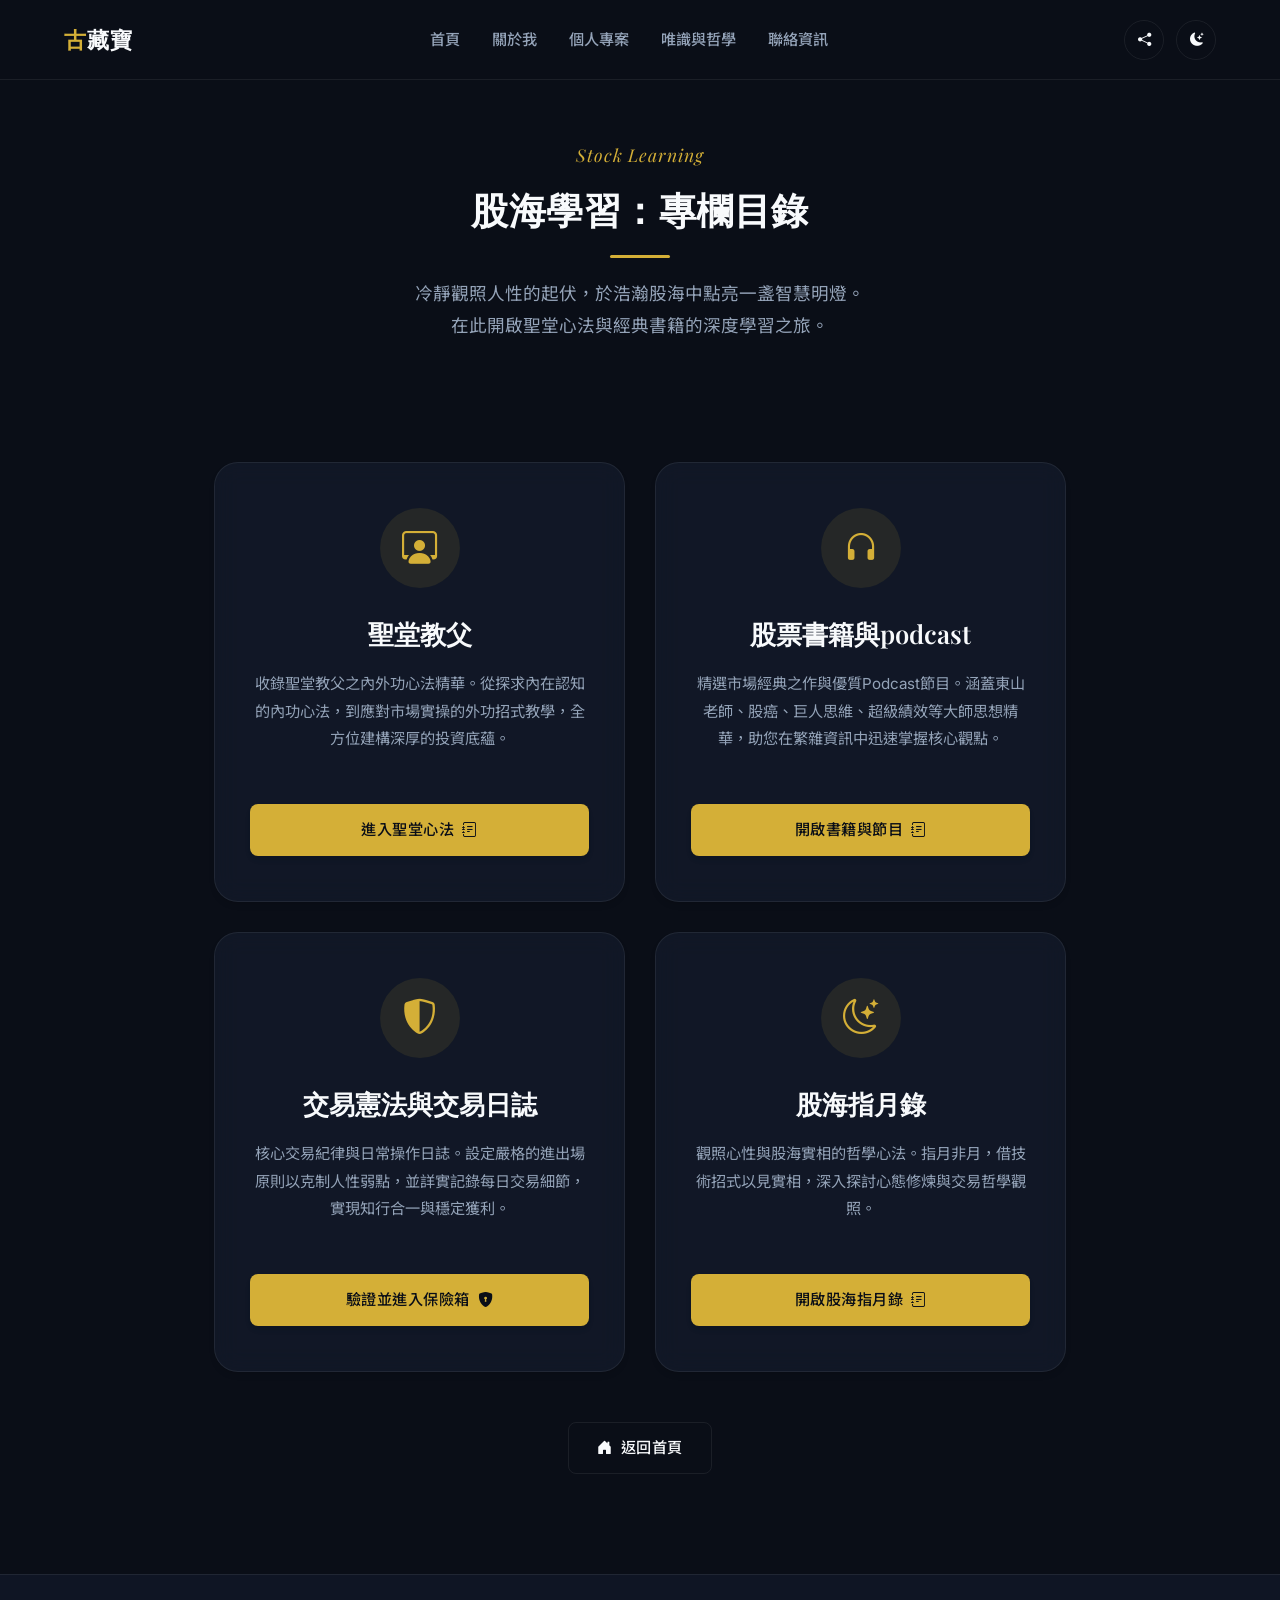
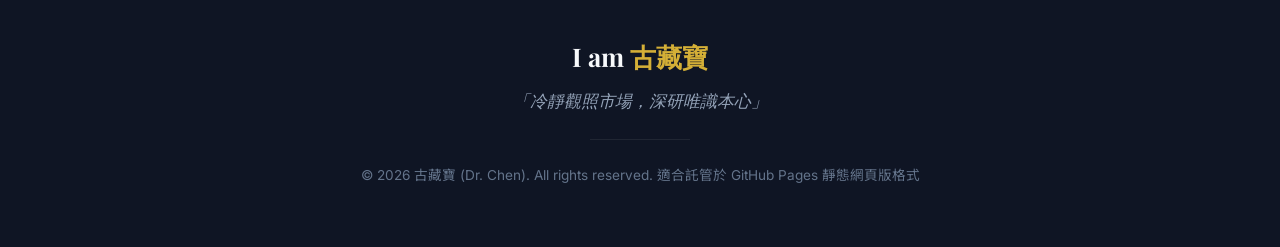
<file: stock-learning.html>
<!DOCTYPE html>
<html lang="zh-TW">
<head>
    <meta charset="UTF-8">
    <meta name="viewport" content="width=device-width, initial-scale=1.0">
    <title>股海學習 | 目錄導航</title>
    <meta name="description" content="古藏寶的股海學習目錄 - 包含聖堂教父與股票書籍與podcast專欄。">
    
    <!-- Google Fonts -->
    <link rel="preconnect" href="https://fonts.googleapis.com">
    <link rel="preconnect" href="https://fonts.gstatic.com" crossorigin>
    <link href="https://fonts.googleapis.com/css2?family=Inter:wght@300;400;500;600;700&family=Noto+Sans+TC:wght@300;400;500;700&family=Playfair+Display:ital,wght@0,400;0,600;0,700;1,400&display=swap" rel="stylesheet">
    
    <!-- Bootstrap Icons -->
    <link rel="stylesheet" href="https://cdn.jsdelivr.net/npm/bootstrap-icons@1.11.3/font/bootstrap-icons.min.css">
    
    <!-- Custom CSS (Shares existing styles, with custom overrides) -->
    <link rel="stylesheet" href="style.css">
    
    <style>
        /* Custom Overrides for Column directory page */
        .columns-hero {
            padding: 140px 0 80px 0;
            background-color: var(--bg-primary);
            text-align: center;
        }
        
        .columns-container {
            max-width: 900px;
            margin: 0 auto 100px auto;
            padding: 0 24px;
        }
        
        .columns-grid {
            display: grid;
            grid-template-columns: repeat(2, 1fr);
            gap: 30px;
            margin-top: 40px;
        }
        
        .column-card {
            background-color: var(--bg-card);
            border: 1px solid var(--border-color);
            border-radius: var(--border-radius-lg);
            padding: 45px 35px;
            text-align: center;
            display: flex;
            flex-direction: column;
            align-items: center;
            justify-content: space-between;
            min-height: 440px;
            transition: var(--transition-smooth);
            backdrop-filter: var(--glass-blur);
            box-shadow: var(--shadow-sm);
        }
        
        .column-card:hover {
            transform: translateY(-10px);
            border-color: var(--border-color-hover);
            box-shadow: var(--shadow-lg), var(--shadow-gold);
            background-color: var(--bg-card-hover);
        }
        
        .column-icon-wrapper {
            width: 80px;
            height: 80px;
            border-radius: 50%;
            background-color: rgba(212, 175, 55, 0.1);
            color: var(--accent-gold);
            display: flex;
            align-items: center;
            justify-content: center;
            font-size: 2.2rem;
            margin-bottom: 24px;
            transition: var(--transition-smooth);
        }
        
        .column-card:hover .column-icon-wrapper {
            background-color: var(--accent-gold);
            color: #0a0e17;
            transform: scale(1.1);
        }
        
        .column-card h3 {
            font-family: var(--font-heading);
            font-size: 1.6rem;
            font-weight: 600;
            margin-bottom: 15px;
            color: var(--text-primary);
        }
        
        .column-card p {
            color: var(--text-secondary);
            font-size: 0.95rem;
            line-height: 1.8;
            margin-bottom: 35px;
            flex-grow: 1;
        }
        
        .btn-column {
            width: 100%;
            padding: 12px 20px;
            font-size: 0.95rem;
            font-weight: 500;
        }
        
        .back-home-wrapper {
            margin-top: 50px;
            text-align: center;
        }
        
        @media (max-width: 992px) {
            .columns-grid {
                grid-template-columns: repeat(2, 1fr);
            }
        }
        
        @media (max-width: 768px) {
            .columns-grid {
                grid-template-columns: 1fr;
                gap: 30px;
            }
            .column-card {
                min-height: auto;
            }
        }
    </style>
</head>
<body class="dark-theme"> <!-- Follows default theme logic -->

    <!-- Header / Navigation (Shared Navbar) -->
    <header class="navbar-header scrolled" id="navbarHeader"> <!-- Force scrolled layout on subpages -->
        <div class="nav-container">
            <a href="index.html" class="nav-logo">
                <span class="logo-accent">古</span>藏寶
            </a>
            
            <button class="mobile-nav-toggle" id="mobileNavToggle" aria-label="Toggle Navigation Menu">
                <i class="bi bi-list"></i>
            </button>
            
            <nav class="nav-menu" id="navMenu">
                <ul>
                    <li><a href="index.html#home" class="nav-link">首頁</a></li>
                    <li><a href="index.html#about" class="nav-link">關於我</a></li>
                    <li><a href="index.html#projects" class="nav-link active">個人專案</a></li>
                    <li><a href="index.html#philosophy" class="nav-link">唯識與哲學</a></li>
                    <li><a href="index.html#contact" class="nav-link">聯絡資訊</a></li>
                </ul>
            </nav>
            
            <div class="nav-actions">
                <button class="share-toggle-btn" id="shareToggleBtn" title="分享此網頁" aria-label="Share Webpage">
                    <i class="bi bi-share-fill"></i>
                </button>
                <button class="theme-toggle-btn" id="themeToggleBtn" title="切換深/淺色模式" aria-label="Toggle Dark/Light Mode">
                    <i class="bi bi-moon-stars-fill theme-icon"></i>
                </button>
                <!-- Share Dropdown Menu -->
                <div class="share-dropdown-menu" id="shareDropdownMenu">
                    <a href="#" id="shareNative" class="share-item" style="display: none;">
                        <i class="bi bi-box-arrow-up"></i> 分享...
                    </a>
                    <a href="#" id="shareFB" target="_blank" rel="noopener noreferrer" class="share-item">
                        <i class="bi bi-facebook"></i> 分享至 Facebook
                    </a>
                    <a href="#" id="shareLINE" target="_blank" rel="noopener noreferrer" class="share-item">
                        <i class="bi bi-line"></i> 分享至 LINE
                    </a>
                    <a href="#" id="shareCopy" class="share-item">
                        <i class="bi bi-link-45deg"></i> 複製網頁連結
                    </a>
                </div>
            </div>
        </div>
    </header>

    <!-- Main Content -->
    <main>
        
        <!-- Hero Title -->
        <section class="columns-hero">
            <div class="container">
                <span class="section-tag">Stock Learning</span>
                <h1 class="section-title">股海學習：專欄目錄</h1>
                <div class="section-divider"></div>
                <p class="hero-description" style="max-width: 600px; margin: 20px auto 0 auto;">
                    冷靜觀照人性的起伏，於浩瀚股海中點亮一盞智慧明燈。<br>
                    在此開啟聖堂心法與經典書籍的深度學習之旅。
                </p>
            </div>
        </section>

        <!-- Directory Grid -->
        <section class="columns-container">
            <div class="columns-grid">
                
                <!-- Card A: 聖堂教父 -->
                <div class="column-card">
                    <div class="column-icon-wrapper">
                        <i class="bi bi-person-workspace"></i>
                    </div>
                    <h3>聖堂教父</h3>
                    <p>
                        收錄聖堂教父之內外功心法精華。從探求內在認知的內功心法，到應對市場實操的外功招式教學，全方位建構深厚的投資底蘊。
                    </p>
                    <a href="sanctuary.html" class="btn btn-primary btn-column">
                        進入聖堂心法 <i class="bi bi-journal-text"></i>
                    </a>
                </div>

                <!-- Card B: 股票書籍與podcast -->
                <div class="column-card">
                    <div class="column-icon-wrapper">
                        <i class="bi bi-headphones"></i>
                    </div>
                    <h3>股票書籍與podcast</h3>
                    <p>
                        精選市場經典之作與優質Podcast節目。涵蓋東山老師、股癌、巨人思維、超級績效等大師思想精華，助您在繁雜資訊中迅速掌握核心觀點。
                    </p>
                    <a href="stock-books.html" class="btn btn-primary btn-column">
                        開啟書籍與節目 <i class="bi bi-journal-text"></i>
                    </a>
                </div>

                <!-- Card C: 交易憲法與交易日誌 -->
                <div class="column-card">
                    <div class="column-icon-wrapper">
                        <i class="bi bi-shield-shaded"></i>
                    </div>
                    <h3>交易憲法與交易日誌</h3>
                    <p>
                        核心交易紀律與日常操作日誌。設定嚴格的進出場原則以克制人性弱點，並詳實記錄每日交易細節，實現知行合一與穩定獲利。
                    </p>
                    <a href="trading-vault.html?view=constitution" class="btn btn-primary btn-column">
                        驗證並進入保險箱 <i class="bi bi-shield-lock-fill"></i>
                    </a>
                </div>

                <!-- Card D: 股海指月錄 -->
                <div class="column-card">
                    <div class="column-icon-wrapper">
                        <i class="bi bi-moon-stars"></i>
                    </div>
                    <h3>股海指月錄</h3>
                    <p>
                        觀照心性與股海實相的哲學心法。指月非月，借技術招式以見實相，深入探討心態修煉與交易哲學觀照。
                    </p>
                    <a href="stock-finger.html" class="btn btn-primary btn-column">
                        開啟股海指月錄 <i class="bi bi-journal-text"></i>
                    </a>
                </div>

            </div>

            <!-- Back to Home -->
            <div class="back-home-wrapper">
                <a href="index.html" class="btn btn-outline">
                    <i class="bi bi-house-door-fill"></i> 返回首頁
                </a>
            </div>
        </section>

    </main>

    <!-- Footer -->
    <footer class="site-footer">
        <div class="container footer-content text-center">
            <p class="footer-logo">I am <span class="gold-text">古藏寶</span></p>
            <p class="footer-moto">「冷靜觀照市場，深研唯識本心」</p>
            <div class="footer-divider"></div>
            <p class="copyright">&copy; 2026 古藏寶 (Dr. Chen). All rights reserved. 適合託管於 GitHub Pages 靜態網頁版格式</p>
        </div>
    </footer>

    <!-- Custom JS -->
    <script src="script.js"></script>
</body>
</html>
</file>
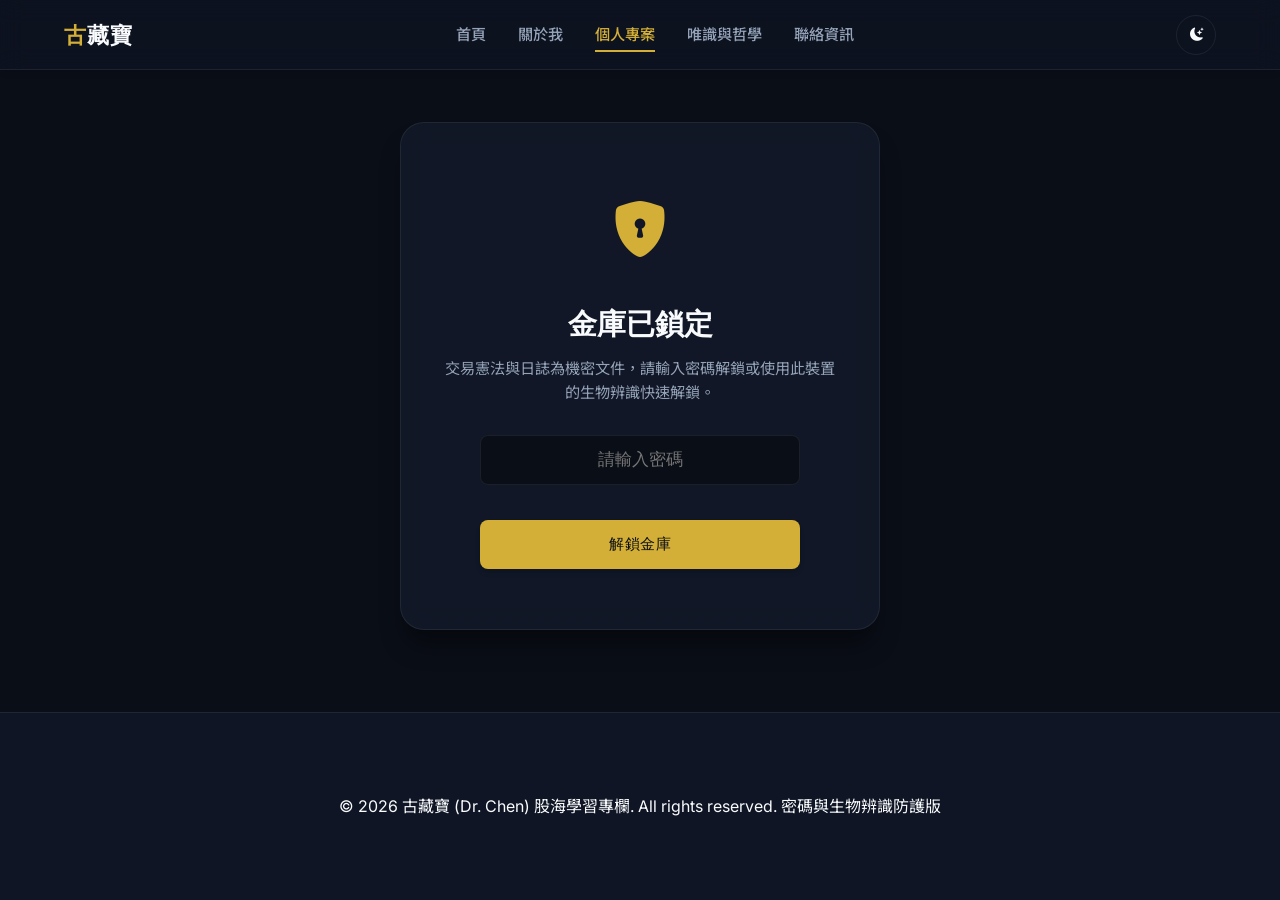
<file: trading-vault.html>
<!DOCTYPE html>
<html lang="zh-TW">
<head>
    <meta charset="UTF-8">
    <meta name="viewport" content="width=device-width, initial-scale=1.0">
    <title>交易憲法與交易日誌 | 股海學習</title>
    <meta name="description" content="古藏寶的個人交易核心憲法與實戰日誌紀錄。密碼與安全認證防護。">
    
    <!-- Google Fonts -->
    <link rel="preconnect" href="https://fonts.googleapis.com">
    <link rel="preconnect" href="https://fonts.gstatic.com" crossorigin>
    <link href="https://fonts.googleapis.com/css2?family=Inter:wght@300;400;500;600;700&family=Noto+Sans+TC:wght@300;400;500;700&family=Playfair+Display:ital,wght@0,400;0,600;0,700;1,400&display=swap" rel="stylesheet">
    
    <!-- Bootstrap Icons -->
    <link rel="stylesheet" href="https://cdn.jsdelivr.net/npm/bootstrap-icons@1.11.3/font/bootstrap-icons.min.css">
    
    <!-- Custom CSS (Shares existing styles) -->
    <link rel="stylesheet" href="style.css">
    
    <style>
        /* ==========================================================================
           VAULT SYSTEM SPECIFIC STYLES
           ========================================================================== */
        :root {
            --font-heading: 'Playfair Display', Georgia, serif;
            --font-body: 'Inter', 'Noto Sans TC', sans-serif;
            --transition-smooth: all 0.4s cubic-bezier(0.16, 1, 0.3, 1);
            --border-radius-sm: 8px;
            --border-radius-md: 16px;
            --border-radius-lg: 24px;
        }

        body {
            min-height: 100vh;
            display: flex;
            flex-direction: column;
        }

        main {
            flex-grow: 1;
            padding: 120px 0 80px 0;
            display: flex;
            align-items: center;
            justify-content: center;
        }

        .vault-container {
            width: 100%;
            max-width: 900px;
            margin: 0 auto;
            padding: 0 24px;
        }

        /* Lock Screen Panel */
        .lock-panel {
            background-color: var(--bg-card);
            border: 1px solid var(--border-color);
            border-radius: var(--border-radius-lg);
            padding: 60px 40px;
            text-align: center;
            box-shadow: var(--shadow-lg);
            backdrop-filter: var(--glass-blur);
            max-width: 480px;
            width: 100%;
            margin: 0 auto;
            animation: fadeIn 0.8s cubic-bezier(0.16, 1, 0.3, 1) forwards;
        }

        .lock-icon-wrapper {
            font-size: 3.5rem;
            color: var(--accent-gold);
            margin-bottom: 20px;
            animation: pulse 2s infinite ease-in-out;
        }

        .lock-title {
            font-family: var(--font-heading);
            font-size: 1.8rem;
            font-weight: 600;
            margin-bottom: 10px;
            color: var(--text-primary);
        }

        .lock-desc {
            font-size: 0.95rem;
            color: var(--text-secondary);
            margin-bottom: 30px;
            line-height: 1.6;
        }

        .theme-input {
            width: 100%;
            padding: 14px 20px;
            border: 1px solid var(--border-color);
            border-radius: var(--border-radius-sm);
            background-color: var(--bg-primary);
            color: var(--text-primary);
            text-align: center;
            font-size: 1.05rem;
            transition: var(--transition-smooth);
            outline: none;
            margin-bottom: 20px;
        }

        .theme-input:focus {
            border-color: var(--accent-gold);
            box-shadow: 0 0 0 3px rgba(var(--accent-gold-rgb), 0.2);
        }

        .unlock-btn-group {
            display: flex;
            gap: 12px;
            width: 100%;
        }

        .bio-btn {
            background: none;
            border: 1px solid var(--accent-gold);
            color: var(--accent-gold);
            padding: 14px;
            border-radius: var(--border-radius-sm);
            cursor: pointer;
            transition: var(--transition-smooth);
            display: flex;
            align-items: center;
            justify-content: center;
            aspect-ratio: 1;
        }

        .bio-btn:hover {
            background-color: rgba(var(--accent-gold-rgb), 0.1);
            transform: scale(1.05);
        }

        /* Unlocked Content Wrapper */
        .vault-content {
            display: none;
            animation: fadeIn 0.6s cubic-bezier(0.16, 1, 0.3, 1) forwards;
            width: 100%;
        }

        .vault-content.active {
            display: block;
        }

        .vault-header {
            text-align: center;
            margin-bottom: 50px;
        }

        .vault-tag {
            font-family: var(--font-heading);
            font-style: italic;
            color: var(--accent-gold);
            font-size: 1.1rem;
            margin-bottom: 8px;
            display: block;
        }

        .vault-title {
            font-family: var(--font-heading);
            font-size: 2.2rem;
            font-weight: 600;
            letter-spacing: 1px;
        }

        .vault-divider {
            width: 60px;
            height: 2px;
            background-color: var(--accent-gold);
            margin: 15px auto 0 auto;
        }

        /* Dashboard Choices */
        .dashboard-grid {
            display: grid;
            grid-template-columns: repeat(3, 1fr);
            gap: 30px;
            margin-top: 40px;
        }

        .dashboard-card {
            background-color: var(--bg-card);
            border: 1px solid var(--border-color);
            border-radius: var(--border-radius-lg);
            padding: 50px 40px;
            text-align: center;
            display: flex;
            flex-direction: column;
            align-items: center;
            justify-content: space-between;
            min-height: 380px;
            cursor: pointer;
            transition: var(--transition-smooth);
            box-shadow: var(--shadow-sm);
        }

        .dashboard-card:hover {
            transform: translateY(-8px);
            border-color: var(--border-color-hover);
            box-shadow: var(--shadow-lg), var(--shadow-gold);
            background-color: var(--bg-card-hover);
        }

        .dashboard-icon {
            width: 80px;
            height: 80px;
            border-radius: 50%;
            background-color: rgba(var(--accent-gold-rgb), 0.1);
            color: var(--accent-gold);
            display: flex;
            align-items: center;
            justify-content: center;
            font-size: 2.5rem;
            margin-bottom: 24px;
            transition: var(--transition-smooth);
        }

        .dashboard-card:hover .dashboard-icon {
            background-color: var(--accent-gold);
            color: #0a0e17;
            transform: scale(1.1);
        }

        .dashboard-card h3 {
            font-family: var(--font-heading);
            font-size: 1.5rem;
            font-weight: 600;
            margin-bottom: 15px;
        }

        .dashboard-card p {
            color: var(--text-secondary);
            font-size: 0.95rem;
            line-height: 1.7;
            margin-bottom: 30px;
            flex-grow: 1;
        }

        /* Trading Constitution Sub-view */
        .constitution-view {
            display: none;
            background-color: var(--bg-card);
            border: 1px solid var(--border-color);
            border-radius: var(--border-radius-lg);
            padding: 50px 40px;
            box-shadow: var(--shadow-lg);
        }

        .constitution-view.active {
            display: block;
        }

        .const-section {
            margin-bottom: 40px;
        }

        .const-section h3 {
            font-family: var(--font-heading);
            font-size: 1.45rem;
            font-weight: 600;
            color: var(--accent-gold);
            border-bottom: 1px solid var(--border-color);
            padding-bottom: 10px;
            margin-bottom: 20px;
            display: flex;
            align-items: center;
            gap: 10px;
        }

        .const-list {
            padding-left: 20px;
            margin-bottom: 20px;
        }

        .const-list li {
            list-style-type: decimal;
            margin-bottom: 12px;
            line-height: 1.8;
            color: var(--text-primary);
        }

        .const-list li strong {
            color: var(--accent-gold-hover);
        }

        .const-alert {
            background-color: rgba(var(--accent-gold-rgb), 0.05);
            border-left: 4px solid var(--accent-gold);
            padding: 20px;
            border-radius: 0 var(--border-radius-sm) var(--border-radius-sm) 0;
            margin-bottom: 20px;
            line-height: 1.8;
        }

        .const-danger {
            background-color: rgba(239, 68, 68, 0.05);
            border-left: 4px solid #ef4444;
            padding: 20px;
            border-radius: 0 var(--border-radius-sm) var(--border-radius-sm) 0;
            margin-bottom: 20px;
            line-height: 1.8;
        }

        .const-danger h4 {
            color: #ef4444;
            margin-bottom: 8px;
            display: flex;
            align-items: center;
            gap: 8px;
        }

        .sub-bullet-list {
            padding-left: 20px;
            margin-top: 8px;
        }

        .sub-bullet-list li {
            list-style-type: disc !important;
            margin-bottom: 8px;
            color: var(--text-secondary);
        }

        /* Article List/Catalog inside Vault (specifically for 股海指月錄) */
        .item-list-container {
            display: flex;
            flex-direction: column;
            gap: 20px;
            margin-top: 30px;
        }

        .item-card {
            background-color: rgba(255, 255, 255, 0.02);
            border: 1px solid var(--border-color);
            border-radius: var(--border-radius-md);
            padding: 24px 30px;
            cursor: pointer;
            box-shadow: var(--shadow-sm);
            transition: var(--transition-smooth);
            display: flex;
            justify-content: space-between;
            align-items: center;
            gap: 20px;
            text-align: left;
        }

        .item-card:hover {
            transform: translateY(-3px);
            border-color: var(--accent-gold);
            background-color: rgba(212, 175, 55, 0.04);
            box-shadow: var(--shadow-md), 0 0 15px rgba(212, 175, 55, 0.1);
        }

        .item-info {
            flex-grow: 1;
        }

        .item-info h3 {
            font-family: var(--font-heading);
            font-size: 1.25rem;
            font-weight: 600;
            margin-bottom: 8px;
            color: var(--text-primary);
        }

        .item-desc {
            color: var(--text-secondary);
            font-size: 0.9rem;
            line-height: 1.6;
        }

        .item-date {
            font-size: 0.8rem;
            color: var(--text-muted);
            white-space: nowrap;
        }

        .detail-content-area {
            font-family: var(--font-body);
            font-size: 1.1rem;
            line-height: 2.0;
            color: var(--text-primary);
            letter-spacing: 0.5px;
            white-space: pre-wrap;
            text-align: left;
            display: inline-block;
            width: 100%;
        }

        .detail-line {
            margin-bottom: 12px;
            opacity: 0;
            transform: translateY(10px);
            animation: fadeInLine 0.5s ease forwards;
        }

        .detail-empty-line {
            height: 24px;
        }

        @keyframes fadeInLine {
            to {
                opacity: 1;
                transform: translateY(0);
            }
        }

        /* Trading Journal Sub-view */
        .journal-view {
            display: none;
        }

        .journal-view.active {
            display: block;
        }

        /* KPI Dashboard Stats */
        .kpi-grid {
            display: grid;
            grid-template-columns: repeat(3, 1fr);
            gap: 20px;
            margin-bottom: 45px;
        }

        .kpi-card {
            background-color: var(--bg-card);
            border: 1px solid var(--border-color);
            border-radius: var(--border-radius-md);
            padding: 24px;
            text-align: center;
            box-shadow: var(--shadow-sm);
        }

        .kpi-card h4 {
            font-size: 0.85rem;
            color: var(--text-secondary);
            text-transform: uppercase;
            letter-spacing: 1px;
            margin-bottom: 10px;
        }

        .kpi-value {
            font-size: 1.8rem;
            font-weight: 700;
            font-family: var(--font-heading);
        }

        .kpi-value.positive {
            color: var(--accent-emerald);
        }

        .kpi-value.negative {
            color: #ef4444;
        }

        /* Journal Form */
        .journal-form-card {
            background-color: var(--bg-card);
            border: 1px solid var(--border-color);
            border-radius: var(--border-radius-lg);
            padding: 35px;
            margin-bottom: 40px;
            box-shadow: var(--shadow-sm);
        }

        .journal-form-card h3 {
            font-size: 1.25rem;
            margin-bottom: 20px;
            display: flex;
            align-items: center;
            gap: 8px;
        }

        .form-grid {
            display: grid;
            grid-template-columns: repeat(3, 1fr);
            gap: 20px;
            margin-bottom: 20px;
        }

        .form-group {
            display: flex;
            flex-direction: column;
            gap: 8px;
        }

        .form-group label {
            font-size: 0.85rem;
            font-weight: 500;
            color: var(--text-secondary);
        }

        .form-control {
            padding: 10px 14px;
            border: 1px solid var(--border-color);
            border-radius: var(--border-radius-sm);
            background-color: var(--bg-primary);
            color: var(--text-primary);
            outline: none;
            transition: var(--transition-smooth);
            font-size: 0.95rem;
        }

        .form-control:focus {
            border-color: var(--accent-gold);
        }

        .checkbox-group {
            display: flex;
            align-items: center;
            gap: 8px;
            cursor: pointer;
            margin-top: 10px;
        }

        .checkbox-group input {
            width: 18px;
            height: 18px;
            accent-color: var(--accent-gold);
        }

        .checkbox-group label {
            cursor: pointer;
            font-size: 0.9rem;
            color: var(--text-primary);
        }

        /* Journal History List */
        .journal-list-card {
            background-color: var(--bg-card);
            border: 1px solid var(--border-color);
            border-radius: var(--border-radius-lg);
            padding: 35px;
            box-shadow: var(--shadow-sm);
        }

        .list-header {
            display: flex;
            justify-content: space-between;
            align-items: center;
            margin-bottom: 20px;
        }

        .list-header h3 {
            font-size: 1.25rem;
            display: flex;
            align-items: center;
            gap: 8px;
        }

        /* Responsive Table */
        .table-responsive {
            overflow-x: auto;
            width: 100%;
        }

        .journal-table {
            width: 100%;
            border-collapse: collapse;
            text-align: left;
            font-size: 0.9rem;
        }

        .journal-table th, .journal-table td {
            padding: 14px;
            border-bottom: 1px solid var(--border-color);
        }

        .journal-table th {
            color: var(--text-secondary);
            font-weight: 500;
            font-size: 0.8rem;
            text-transform: uppercase;
            letter-spacing: 0.5px;
        }

        .journal-table td {
            color: var(--text-primary);
        }

        .badge {
            display: inline-block;
            padding: 4px 8px;
            font-size: 0.75rem;
            font-weight: 500;
            border-radius: 4px;
        }

        .badge-buy {
            background-color: rgba(239, 68, 68, 0.15);
            color: #ef4444;
        }

        .badge-sell {
            background-color: rgba(59, 130, 246, 0.15);
            color: #3b82f6;
        }

        .badge-day {
            background-color: rgba(212, 175, 55, 0.15);
            color: var(--accent-gold);
        }

        .badge-success {
            background-color: rgba(16, 185, 129, 0.15);
            color: var(--accent-emerald);
        }

        .badge-danger {
            background-color: rgba(239, 68, 68, 0.15);
            color: #ef4444;
        }

        .pnl-positive {
            color: var(--accent-emerald);
            font-weight: 600;
        }

        .pnl-negative {
            color: #ef4444;
            font-weight: 600;
        }

        .action-delete-btn {
            background: none;
            border: none;
            color: var(--text-muted);
            cursor: pointer;
            transition: var(--transition-smooth);
            font-size: 1.1rem;
        }

        .action-delete-btn:hover {
            color: #ef4444;
            transform: scale(1.1);
        }

        .empty-state {
            text-align: center;
            padding: 40px 0;
            color: var(--text-secondary);
        }

        .empty-state i {
            font-size: 2.5rem;
            color: var(--text-muted);
            margin-bottom: 12px;
            display: block;
        }

        /* General Navigation back actions */
        .back-nav {
            margin-bottom: 30px;
            display: flex;
            justify-content: space-between;
            align-items: center;
        }

        .btn-link {
            background: none;
            border: none;
            color: var(--accent-gold);
            font-size: 0.95rem;
            font-weight: 500;
            cursor: pointer;
            display: inline-flex;
            align-items: center;
            gap: 6px;
            transition: var(--transition-smooth);
            padding: 0;
        }

        .btn-link:hover {
            color: var(--accent-gold-hover);
            transform: translateX(-4px);
        }

        /* ==========================================================================
           KEYFRAME ANIMATIONS & STAGGER
           ========================================================================== */
        @keyframes fadeIn {
            from { opacity: 0; transform: translateY(15px); }
            to { opacity: 1; transform: translateY(0); }
        }

        @keyframes pulse {
            0% { transform: scale(1); }
            50% { transform: scale(1.05); opacity: 0.9; }
            100% { transform: scale(1); }
        }

        @media (max-width: 768px) {
            main {
                padding: 100px 0 60px 0;
            }
            .dashboard-grid {
                grid-template-columns: 1fr;
                gap: 24px;
            }
            .dashboard-card {
                min-height: auto;
                padding: 35px 24px;
            }
            .form-grid {
                grid-template-columns: 1fr;
                gap: 15px;
            }
            .kpi-grid {
                grid-template-columns: 1fr;
                gap: 15px;
            }
            .journal-form-card, .journal-list-card, .constitution-view {
                padding: 24px 16px;
            }
        }
    </style>
</head>
<body class="dark-theme"> <!-- Shared theme system -->

    <!-- Header / Navigation (Shared Navbar) -->
    <header class="navbar-header scrolled" id="navbarHeader">
        <div class="nav-container">
            <a href="index.html" class="nav-logo">
                <span class="logo-accent">古</span>藏寶
            </a>
            
            <button class="mobile-nav-toggle" id="mobileNavToggle" aria-label="Toggle Navigation Menu">
                <i class="bi bi-list"></i>
            </button>
            
            <nav class="nav-menu" id="navMenu">
                <ul>
                    <li><a href="index.html#home" class="nav-link">首頁</a></li>
                    <li><a href="index.html#about" class="nav-link">關於我</a></li>
                    <li><a href="index.html#projects" class="nav-link active">個人專案</a></li>
                    <li><a href="index.html#philosophy" class="nav-link">唯識與哲學</a></li>
                    <li><a href="index.html#contact" class="nav-link">聯絡資訊</a></li>
                </ul>
            </nav>
            
            <div class="nav-actions">
                <button class="theme-toggle-btn" id="themeToggleBtn" title="切換深/淺色模式" aria-label="Toggle Dark/Light Mode">
                    <i class="bi bi-moon-stars-fill theme-icon"></i>
                </button>
            </div>
        </div>
    </header>

    <!-- Main Content -->
    <main>
        <div class="vault-container">

            <!-- VIEW 1: Lock Panel (Security Verification) -->
            <section id="lockScreen" class="lock-panel">
                <div class="lock-icon-wrapper">
                    <i class="bi bi-shield-lock-fill"></i>
                </div>
                <h2 class="lock-title">金庫已鎖定</h2>
                <p class="lock-desc">交易憲法與日誌為機密文件，請輸入密碼解鎖或使用此裝置的生物辨識快速解鎖。</p>
                
                <div style="display: flex; flex-direction: column; align-items: center; gap: 15px; width: 100%; max-width: 320px; margin: 0 auto;">
                    <input type="password" id="vaultPassword" class="theme-input" placeholder="請輸入密碼" onkeydown="if(event.key === 'Enter') checkPassword()">
                    <div class="unlock-btn-group">
                        <button onclick="checkPassword()" class="btn btn-primary" style="flex: 1; padding: 14px 20px; font-weight: 500; border-radius: var(--border-radius-sm); border: none; background-color: var(--accent-gold); color: #0a0e17; cursor: pointer;">
                            解鎖金庫
                        </button>
                        <button id="vaultBioBtn" onclick="attemptVaultBioUnlock()" class="bio-btn" style="display: none;" title="指紋/面部解鎖">
                            <i class="bi bi-fingerprint" style="font-size: 1.3rem;"></i>
                        </button>
                    </div>
                </div>
            </section>

            <!-- VIEW 2: Unlocked Content -->
            <section id="unlockedContent" class="vault-content">
                
                <!-- Dashboard Sub-view -->
                <div id="dashboardView">
                    <div class="vault-header">
                        <span class="vault-tag">Private Vault</span>
                        <h1 class="vault-title">交易紀律與日誌金庫</h1>
                        <div class="vault-divider"></div>
                        <div style="margin-top: 15px;">
                            <a href="#" onclick="lockVault(); return false;" style="font-size: 0.85rem; color: var(--text-muted); text-decoration: underline;">
                                <i class="bi bi-lock-fill"></i> 重新鎖定金庫
                            </a>
                        </div>
                    </div>

                    <div class="dashboard-grid">
                        
                        <!-- Choice A: 交易憲法 -->
                        <div class="dashboard-card" onclick="switchSubView('constitution')">
                            <div class="dashboard-icon">
                                <i class="bi bi-file-earmark-ruled"></i>
                            </div>
                            <h3>交易憲法</h3>
                            <p>
                                鐵血紀律的根本大法。包含嚴格制定的買賣原則、強勢股持股天條以及防範「過度交易循環」的應對法門，死守本金防線。
                            </p>
                            <button class="btn btn-outline" style="width: 100%;">
                                檢視交易憲法 <i class="bi bi-arrow-right"></i>
                            </button>
                        </div>

                        <!-- Choice B: 交易日誌 -->
                        <div class="dashboard-card" onclick="switchSubView('journal')">
                            <div class="dashboard-icon">
                                <i class="bi bi-journal-check"></i>
                            </div>
                            <h3>交易日誌</h3>
                            <p>
                                實戰交易檢討與數據看板。真實記錄每一筆交易的標的、價格、損益以及是否遵守憲法規範，透過統計數字提升交易勝率。
                            </p>
                            <button class="btn btn-outline" style="width: 100%;">
                                開啟交易日誌 <i class="bi bi-arrow-right"></i>
                            </button>
                        </div>

                        <!-- Choice C: 股海指月錄 -->
                        <div class="dashboard-card" onclick="window.location.href='stock-finger.html'">
                            <div class="dashboard-icon">
                                <i class="bi bi-moon-stars"></i>
                            </div>
                            <h3>股海指月錄</h3>
                            <p>
                                觀照心性與股海實相的哲學心法（公開閱讀）。指月非月，借技術招式以見實相，深入探討心態修煉與交易哲學觀照。
                            </p>
                            <button class="btn btn-outline" style="width: 100%;">
                                開啟公開專欄 <i class="bi bi-box-arrow-up-right"></i>
                            </button>
                        </div>

                    </div>

                    <div style="text-align: center; margin-top: 50px;">
                        <a href="stock-learning.html" class="btn-link" style="color: var(--text-secondary);">
                            <i class="bi bi-arrow-left"></i> 返回股海學習目錄
                        </a>
                    </div>
                </div>

                <!-- Sub-view: 交易憲法 -->
                <div id="constitutionView" class="constitution-view">
                    <div class="back-nav">
                        <button onclick="switchSubView('dashboard')" class="btn-link">
                            <i class="bi bi-arrow-left"></i> 返回金庫大廳
                        </button>
                        <span class="badge badge-day"><i class="bi bi-shield-check"></i> 紀律至上</span>
                    </div>

                    <div class="vault-header" style="margin-bottom: 40px; text-align: left;">
                        <h2 class="vault-title" style="font-size: 1.8rem;"><i class="bi bi-bookmark-fill" style="color: var(--accent-gold);"></i> 交易憲法</h2>
                        <p style="color: var(--text-secondary); margin-top: 5px;">死守紀律，唯有如此才能在多變的股海中活下去。</p>
                        <div class="vault-divider" style="margin: 15px 0 0 0;"></div>
                    </div>

                    <!-- 買賣原則 -->
                    <div class="const-section">
                        <h3><i class="bi bi-cart-dash"></i> 買賣原則</h3>
                        <ol class="const-list">
                            <li><strong>時間窗口</strong>：早盤開高，必須於 <strong>9:30 以後</strong>才下單。避開開盤半小時情緒化波動的陷阱。</li>
                            <li><strong>掛單策略</strong>：嚴格限制掛 <strong>低 4 檔以下</strong>接，<strong>絕不使用市價買</strong>（常常因為搶單買在「右右」而被高檔套牢）。</li>
                            <li><strong>頻率限制</strong>：當日沖銷交易 <strong>不超過 3 筆</strong>（儘量少出手，過度交易通常愈做愈賠）。</li>
                            <li><strong>損益防線</strong>：當天當沖 <strong>賠超過 5000 元</strong>時，寧願選擇留倉也不再進行任何進出（因為賣了再買有額度限制，避免喪失理性追殺）。</li>
                        </ol>
                    </div>

                    <!-- 持股原則 -->
                    <div class="const-section">
                        <h3><i class="bi bi-activity"></i> 持股原則</h3>
                        <div class="const-alert">
                            <strong>正確做法：</strong> 當大盤下挫時，<strong>絕對禁止賣出強勢股來補弱勢股</strong>。正確的作法是堅決賣出弱勢股，忍受已實現損益的虧損，並將釋放出的資金用來加碼強勢股。
                        </div>
                        
                        <div class="const-danger">
                            <h4><i class="bi bi-exclamation-triangle-fill"></i> 強勢股抱單三大死守天條</h4>
                            <p>抱強勢股絕非死抱，必須嚴格遵守以下三點，<strong>未觸及前絕不出場</strong>，一旦觸及強制執行：</p>
                            <ul class="sub-bullet-list">
                                <li><strong>趨勢不能反轉</strong>（以技術指引與道氏防線為準）。</li>
                                <li><strong>不能打到損益兩平點</strong>。</li>
                                <li><strong>打到損益兩平點一定要出場</strong>（強制執行保本機制，絕不容許獲利單變成虧損單）。</li>
                            </ul>
                        </div>
                    </div>

                    <!-- 最容易賠錢的點 (過度交易循環) -->
                    <div class="const-section">
                        <h3><i class="bi bi-arrow-repeat"></i> 最容易賠錢的點（過度交易循環）</h3>
                        
                        <div class="const-danger" style="border-left-color: var(--accent-gold);">
                            <h4 style="color: var(--text-primary);"><i class="bi bi-chat-left-dots-fill" style="color: var(--accent-gold);"></i> 情境描述：</h4>
                            <p style="color: var(--text-secondary);">
                                在某個轉折點幾乎清空股票，大盤隨後也確實下跌。但隨後發現弱勢股大跌，而原本持有的強勢股卻頑強沒跌。此時心情焦躁，因怕錯失行情，又全部以更高的成本追高買回強勢股；買回後又擔心原本賺的錢會變成賠錢，所以一遇震盪下跌就又驚慌賣出。如此連續幾次大部位追高殺低，導致本金慘賠。
                            </p>
                        </div>

                        <div class="const-alert" style="border-left-color: var(--accent-emerald);">
                            <strong style="color: var(--accent-emerald); display: block; margin-bottom: 8px;"><i class="bi bi-check-circle-fill"></i> 應對方法：</strong>
                            <ol class="const-list" style="margin-bottom: 0;">
                                <li><strong>部位底限</strong>：不要完全清空。就算看得再對，因為人實在無法克制買回的衝動，與其如此，不如<strong>保留 3 成強勢部位</strong>忍受正常震盪。</li>
                                <li><strong>再進場限制條件</strong>（若不小心賣出太多又想急著買回時）：
                                    <ul class="sub-bullet-list">
                                        <li><strong>A. 檢視是否為「右右」</strong>：若是，表示賠率極低，<strong>僅能用原來賣出部位的 2 成資金</strong>進場試單。</li>
                                        <li><strong>B. 檢視是否即將形成「樞紐高點」（Pivot High）</strong>：若是，乾脆耐心等待下一次樞紐低點再多進場；樞紐高點時，乾脆等「右護法」成形再少量進場。</li>
                                        <li><strong>C. 直接強制更換其他標的</strong>（打斷對單一股票的執念）。</li>
                                        <li><strong>D. 若 A、B、C 都無法克制，強制僅能使用零股交易</strong>。</li>
                                    </ul>
                                </li>
                                <li><strong>大盤與個股關係</strong>：大盤下跌，清空後大盤還跌，依照「大盤優於個股」原則，本來就：
                                    <ul class="sub-bullet-list">
                                        <li><strong>A. 不該繼續加碼</strong>。</li>
                                        <li><strong>B. 大盤跌，以大盤來說就是「左左」</strong>，只能極少量試單，因為趨勢未明，勝率極低。</li>
                                    </ul>
                                </li>
                                <li><strong>不斷反覆追漲殺跌時可能表示遇到震盪盤</strong>，應該：
                                    <ul class="sub-bullet-list">
                                        <li><strong>(1) 連續樞紐或表態的強弱關鍵k反覆出現，看不到組合關鍵k(2個k或3個k)</strong>，這時應該忽略而不操作，因為是最容易賠錢的震盪盤。</li>
                                        <li><strong>(2) 震盪盤操作不能採取重賠率的賭客順勢戰法(追高殺低)</strong>，而要採取重勝率的莊家逆勢戰法(高拋低吸)，震盪盤做順勢會反覆被巴而賠大錢。</li>
                                        <li><strong>(3) 震盪盤買方必須絕對低掛(賣方相反)(很神奇通常會掃到)</strong>，不適合上漲就追，下跌就賣，會敗得很慘烈。</li>
                                        <li><strong>(4) 趨勢出來才轉換到重賠率的賭客順勢戰法(追高殺低)</strong>。</li>
                                        <li><strong>(5) 無論何種盤都不要市價買賣</strong>，而是要讓市場來觸發我的框架進而買賣，而非我被市場影響而隨情緒進出。</li>
                                        <li><strong>(6) 買低賣高的點</strong>：震盪盤買點特別選在前一個轉折樞紐低點的附近，或道式防線附近，這些地方多方通常會死守；震盪盤賣點則在前高附近，這也是壓力區的空方死守處(不讓多方突破)。</li>
                                    </ul>
                                </li>
                            </ol>
                        </div>
                    </div>
                </div>

                <!-- Sub-view: 股海指月錄 -->
                <div id="fingerView" class="constitution-view" style="padding: 30px 20px;">
                    <!-- Catalog View of 股海指月錄 -->
                    <div id="fingerCatalogView" class="active">
                        <div class="back-nav">
                            <button onclick="switchSubView('dashboard')" class="btn-link">
                                <i class="bi bi-arrow-left"></i> 返回金庫大廳
                            </button>
                            <span class="badge badge-day"><i class="bi bi-moon-stars-fill"></i> 觀照心性</span>
                        </div>

                        <div class="vault-header" style="margin-bottom: 40px; text-align: left;">
                            <h2 class="vault-title" style="font-size: 1.8rem;"><i class="bi bi-moon-stars-fill" style="color: var(--accent-gold);"></i> 股海指月錄</h2>
                            <p style="color: var(--text-secondary); margin-top: 5px;">指月非月，借技術招式以見市場實相。無明起處，即是修煉道場。</p>
                            <div class="vault-divider" style="margin: 15px 0 0 0;"></div>
                        </div>

                        <div id="fingerCatalogList" class="item-list-container">
                            <!-- Articles list will be dynamically rendered here -->
                        </div>
                    </div>

                    <!-- Detail View of 股海指月錄 -->
                    <div id="fingerDetailView" style="display: none;">
                        <div class="back-nav">
                            <button onclick="showFingerCatalog()" class="btn-link">
                                <i class="bi bi-arrow-left"></i> 返回指月錄目錄
                            </button>
                            <span class="badge badge-day" id="fingerDetailBadge"><i class="bi bi-journal-text"></i> 文章內容</span>
                        </div>

                        <div class="vault-header" style="margin-bottom: 30px; text-align: left;">
                            <h2 class="vault-title" id="fingerArticleTitle" style="font-size: 1.8rem; color: var(--accent-gold);"></h2>
                            <div class="article-meta" style="margin-top: 8px; font-size: 0.9rem; color: var(--text-secondary);">
                                <span id="fingerArticleDate"><i class="bi bi-calendar3"></i> </span>
                            </div>
                            <div class="vault-divider" style="margin: 15px 0 0 0;"></div>
                        </div>

                        <div id="fingerArticleContent" class="detail-content-area" style="line-height: 1.8; color: var(--text-secondary);">
                            <!-- Dynamic parsed markdown content will go here -->
                        </div>
                    </div>
                </div>

                <div id="journalView" class="journal-view">
                    
                    <div class="back-nav">
                        <button onclick="switchSubView('dashboard')" class="btn-link">
                            <i class="bi bi-arrow-left"></i> 返回金庫大廳
                        </button>
                        <button onclick="clearAllLogs()" class="btn-link" style="color: #ef4444;">
                            <i class="bi bi-trash3-fill"></i> 清空所有日誌
                        </button>
                    </div>

                    <!-- KPI Statistics Dashboard -->
                    <div class="kpi-grid">
                        <div class="kpi-card">
                            <h4>總交易次數</h4>
                            <div class="kpi-value" id="kpiTotalTrades">0</div>
                        </div>
                        <div class="kpi-card">
                            <h4>平均勝率</h4>
                            <div class="kpi-value" id="kpiWinRate">0%</div>
                        </div>
                        <div class="kpi-card">
                            <h4>累積損益 (NTD)</h4>
                            <div class="kpi-value" id="kpiTotalPnL">0</div>
                        </div>
                    </div>

                    <!-- Add Journal Entry Form -->
                    <div class="journal-form-card">
                        <h3><i class="bi bi-plus-circle-fill" style="color: var(--accent-gold);"></i> 撰寫今日交易日誌</h3>
                        
                        <form id="journalForm" onsubmit="addJournalEntry(event)">
                            <div class="form-grid">
                                <div class="form-group">
                                    <label for="tradeDate">交易日期</label>
                                    <input type="date" id="tradeDate" class="form-control" required>
                                </div>
                                <div class="form-group">
                                    <label for="stockName">標的股號股名</label>
                                    <input type="text" id="stockName" class="form-control" placeholder="例如: 2330 台積電" required>
                                </div>
                                <div class="form-group">
                                    <label for="tradeType">交易類型</label>
                                    <select id="tradeType" class="form-control" required>
                                        <option value="當沖">現股當沖 / 資券沖</option>
                                        <option value="買入">波段買入 (Long)</option>
                                        <option value="賣出">波段賣出 (Short/Sell)</option>
                                    </select>
                                </div>
                            </div>

                            <div class="form-grid">
                                <div class="form-group">
                                    <label for="tradePrice">成交價格</label>
                                    <input type="number" step="0.01" id="tradePrice" class="form-control" placeholder="如: 980" required>
                                </div>
                                <div class="form-group">
                                    <label for="tradeQty">交易股數 / 張數</label>
                                    <input type="number" id="tradeQty" class="form-control" placeholder="如: 1000" required>
                                </div>
                                <div class="form-group">
                                    <label for="tradePnL">實現損益 (淨損益/元)</label>
                                    <input type="number" id="tradePnL" class="form-control" placeholder="盈餘輸入正數，虧損輸入負數" required>
                                </div>
                            </div>

                            <div class="form-group" style="margin-bottom: 20px;">
                                <label for="tradeNotes">檢討心得與備註</label>
                                <textarea id="tradeNotes" class="form-control" rows="3" placeholder="請詳實檢討本次進出場原因。如果是虧損，是否違背了交易憲法？" required></textarea>
                            </div>

                            <div style="display: flex; justify-content: space-between; align-items: center; flex-wrap: wrap; gap: 15px;">
                                <div class="checkbox-group">
                                    <input type="checkbox" id="obeyConstitution" checked>
                                    <label for="obeyConstitution"><i class="bi bi-shield-check" style="color: var(--accent-emerald);"></i> 本次交易「完全遵守」交易憲法原則</label>
                                </div>
                                <button type="submit" class="btn btn-primary" style="padding: 10px 24px; border: none; font-weight: 600; cursor: pointer;">
                                    儲存交易日誌 <i class="bi bi-save"></i>
                                </button>
                            </div>
                        </form>
                    </div>

                    <!-- Journal Logs Table -->
                    <div class="journal-list-card">
                        <div class="list-header">
                            <h3><i class="bi bi-list-stars" style="color: var(--accent-gold);"></i> 歷史日誌紀錄</h3>
                            <span style="font-size: 0.85rem; color: var(--text-secondary);" id="logCountText">共 0 筆紀錄</span>
                        </div>

                        <div class="table-responsive">
                            <table class="journal-table" id="journalTable">
                                <thead>
                                    <tr>
                                        <th>日期</th>
                                        <th>標的</th>
                                        <th>類型</th>
                                        <th>價格</th>
                                        <th>股數</th>
                                        <th>實現損益</th>
                                        <th>憲法遵守</th>
                                        <th>心得檢討</th>
                                        <th style="width: 50px; text-align: center;">操作</th>
                                    </tr>
                                </thead>
                                <tbody id="journalTableBody">
                                    <!-- Dynamic rows loaded from localStorage -->
                                </tbody>
                            </table>
                        </div>
                        
                        <div id="journalEmptyState" class="empty-state">
                            <i class="bi bi-journal-x"></i>
                            暫無交易日誌紀錄，請在上方欄位新增您的第一筆精實檢討！
                        </div>
                    </div>

                </div>

            </section>

        </div>
    </main>

    <!-- Footer -->
    <footer class="site-footer">
        <div class="container footer-content text-center" style="padding: 20px 0;">
            <p>&copy; 2026 古藏寶 (Dr. Chen) 股海學習專欄. All rights reserved. 密碼與生物辨識防護版</p>
        </div>
    </footer>

    <!-- Script Logic -->
    <script>
        // --- Theme Toggle Integration ---
        const body = document.body;
        const themeToggleBtn = document.getElementById('themeToggleBtn');
        const themeIcon = themeToggleBtn.querySelector('.theme-icon') || themeToggleBtn; // fallback if icon class inside

        // Sync theme with local storage
        const savedTheme = localStorage.getItem('portfolio-theme') || 'dark';
        if (savedTheme === 'light') {
            body.classList.replace('dark-theme', 'light-theme');
            if (themeIcon.classList) {
                themeIcon.classList.replace('bi-moon-stars-fill', 'bi-sun-fill');
            }
        }

        themeToggleBtn.addEventListener('click', () => {
            if (body.classList.contains('dark-theme')) {
                body.classList.replace('dark-theme', 'light-theme');
                if (themeIcon.classList) {
                    themeIcon.classList.replace('bi-moon-stars-fill', 'bi-sun-fill');
                }
                localStorage.setItem('portfolio-theme', 'light');
            } else {
                body.classList.replace('light-theme', 'dark-theme');
                if (themeIcon.classList) {
                    themeIcon.classList.replace('bi-sun-fill', 'bi-moon-stars-fill');
                }
                localStorage.setItem('portfolio-theme', 'dark');
            }
        });

        // --- Security Password & Biometrics System ---
        const vaultPassword = document.getElementById('vaultPassword');
        const lockScreen = document.getElementById('lockScreen');
        const unlockedContent = document.getElementById('unlockedContent');
        const vaultBioBtn = document.getElementById('vaultBioBtn');

        // Check if biometric credential exists
        const hasVaultBio = !!localStorage.getItem('trading_vault_biometric_id');
        const isHttpsOrLocal = window.location.protocol === 'https:' || window.location.hostname === 'localhost' || window.location.hostname === '127.0.0.1';

        // Initialize view state
        window.addEventListener('load', () => {
            // Set default date to today in form
            const today = new Date().toISOString().split('T')[0];
            document.getElementById('tradeDate').value = today;

            // Show bio button if registered and browser/context supports it
            if (hasVaultBio && window.PublicKeyCredential && isHttpsOrLocal) {
                vaultBioBtn.style.display = 'block';
                // Auto trigger bio challenge on page load for convenience
                setTimeout(attemptVaultBioUnlock, 400);
            }

            // Check if already unlocked in session
            const isUnlocked = sessionStorage.getItem('trading_vault_session_unlocked') === 'true';
            if (isUnlocked) {
                showVaultContent();
            }
            
            // Load logs initially
            loadJournalLogs();
        });

        function checkPassword() {
            if (vaultPassword.value === '2uxiijil' || vaultPassword.value === 'Disquiet0201') {
                sessionStorage.setItem('trading_vault_session_unlocked', 'true');
                
                // Ask for biometrics registration if supported, HTTPS, and not registered
                if (window.PublicKeyCredential && !localStorage.getItem('trading_vault_biometric_id') && isHttpsOrLocal) {
                    if (confirm("是否啟用此裝置的生物辨識（指紋/面部）快速解鎖？\n啟用後，下次可免輸入密碼直接進入此金庫。")) {
                        registerVaultBiometrics();
                        return;
                    }
                }
                
                showVaultContent();
            } else {
                alert('密碼錯誤，拒絕存取！');
                vaultPassword.value = '';
                vaultPassword.focus();
            }
        }

        function registerVaultBiometrics() {
            const username = "trader@old-hiddentreasure";
            const challenge = new Uint8Array([10, 9, 8, 7, 6, 5, 4, 3, 2, 1]);
            const userId = new Uint8Array([10, 9, 8, 7, 6, 5, 4, 3, 2, 1]);
            
            const publicKeyCredentialCreationOptions = {
                challenge: challenge,
                rp: {
                    name: "古藏寶 ‧ 交易金庫",
                    id: window.location.hostname
                },
                user: {
                    id: userId,
                    name: username,
                    displayName: "金庫擁有者"
                },
                pubKeyCredParams: [{
                    type: "public-key",
                    alg: -7 // ES256
                }, {
                    type: "public-key",
                    alg: -257 // RS256
                }],
                authenticatorSelection: {
                    authenticatorAttachment: "platform",
                    userVerification: "required"
                },
                timeout: 60000
            };
            
            navigator.credentials.create({ publicKey: publicKeyCredentialCreationOptions })
                .then((credential) => {
                    const credentialId = btoa(String.fromCharCode.apply(null, new Uint8Array(credential.rawId)));
                    localStorage.setItem('trading_vault_biometric_id', credentialId);
                    alert('生物辨識解鎖設定成功！下次您可以使用指紋/面部快速解鎖。');
                    showVaultContent();
                })
                .catch((err) => {
                    console.error("生物辨識註冊失敗:", err);
                    alert('生物辨識啟用取消或失敗。已自動完成密碼解鎖。');
                    showVaultContent();
                });
        }

        function attemptVaultBioUnlock() {
            const credentialIdBase64 = localStorage.getItem('trading_vault_biometric_id');
            if (!credentialIdBase64) return;
            
            const credentialId = new Uint8Array(atob(credentialIdBase64).split("").map(c => c.charCodeAt(0)));
            const challenge = new Uint8Array([20, 19, 18, 17, 16, 15, 14, 13, 12, 11]);
            
            const publicKeyCredentialRequestOptions = {
                challenge: challenge,
                allowCredentials: [{
                    id: credentialId,
                    type: "public-key"
                }],
                userVerification: "required",
                rpId: window.location.hostname
            };
            
            navigator.credentials.get({ publicKey: publicKeyCredentialRequestOptions })
                .then((assertion) => {
                    sessionStorage.setItem('trading_vault_session_unlocked', 'true');
                    showVaultContent();
                })
                .catch((err) => {
                    console.error("生物辨識認證失敗:", err);
                    // Do not alert on load, only if triggered manually
                    if (document.activeElement === vaultBioBtn || event) {
                        alert("生物辨識解鎖失敗或已取消，請輸入密碼解鎖。");
                    }
                });
        }

        function showVaultContent() {
            lockScreen.style.display = 'none';
            unlockedContent.classList.add('active');
            
            const urlParams = new URLSearchParams(window.location.search);
            const requestedView = urlParams.get('view');
            if (requestedView === 'finger') {
                window.location.href = 'stock-finger.html';
            } else if (requestedView && ['constitution', 'journal'].includes(requestedView)) {
                switchSubView(requestedView);
            } else {
                switchSubView('dashboard');
            }
        }

        function lockVault() {
            sessionStorage.removeItem('trading_vault_session_unlocked');
            unlockedContent.classList.remove('active');
            lockScreen.style.display = 'block';
            vaultPassword.value = '';
            // If bio is available, show it
            if (localStorage.getItem('trading_vault_biometric_id')) {
                vaultBioBtn.style.display = 'block';
            }
        }

        // --- Sub-View Navigation ---
        function switchSubView(viewName) {
            const dashboardView = document.getElementById('dashboardView');
            const constitutionView = document.getElementById('constitutionView');
            const journalView = document.getElementById('journalView');
            const fingerView = document.getElementById('fingerView');

            // Hide all sub-views
            dashboardView.style.display = 'none';
            constitutionView.classList.remove('active');
            journalView.classList.remove('active');
            if (fingerView) fingerView.classList.remove('active');

            // Show selected view
            if (viewName === 'dashboard') {
                dashboardView.style.display = 'block';
                document.title = "交易憲法與交易日誌 | 股海學習";
            } else if (viewName === 'constitution') {
                constitutionView.classList.add('active');
                document.title = "交易憲法 | 股海學習";
            } else if (viewName === 'journal') {
                journalView.classList.add('active');
                document.title = "交易日誌 | 股海學習";
                // Reload tables and stats in case
                loadJournalLogs();
            } else if (viewName === 'finger') {
                if (fingerView) fingerView.classList.add('active');
                document.title = "股海指月錄 | 股海學習";
                const urlParams = new URLSearchParams(window.location.search);
                const articleId = urlParams.get('id');
                loadFingerCatalog(() => {
                    if (articleId) {
                        loadFingerArticle(articleId);
                    } else {
                        showFingerCatalog();
                    }
                });
            }
        }



        // --- 股海指月錄 專欄文章資料庫與載入邏輯 ---
        let fingerArticlesData = [
            {
                "id": "four-bodhisattvas",
                "title": "總綱：四大菩薩操作要義",
                "filename": "sanctuary-finger.md",
                "date": "2026-07-20",
                "description": "投機正法系統性歸納四大菩薩操作法門，重塑交易者內在心法：智（文殊）、仁（觀音）、靜（地藏）、勇（普賢）..."
            }
        ];

        const fallbackFingerMarkdownMap = {
            "sanctuary-finger.md": "# \u7e3d\u7db1\uff1a\u56db\u5927\u83e9\u85a9\u64cd\u4f5c\u8981\u7fa9\n\n\u5728\u80a1\u7968\u5e02\u5834\u7684\u9a5a\u6fe4\u99ed\u6d6a\u4e2d\uff0c\u4ea4\u6613\u8005\u5f80\u5f80\u5bb9\u6613\u8ff7\u5931\u5728\u7121\u7aae\u7121\u76e1\u7684\u6307\u6a19\u3001\u7c4c\u78bc\u8207\u5e02\u5834\u566a\u97f3\u4e2d\u3002\u70ba\u4e86\u91cd\u5851\u4ea4\u6613\u8005\u7684\u5167\u5728\u5fc3\u6cd5\uff0c\u5c07\u6295\u6a5f\u6b63\u6cd5\u7cfb\u7d71\u6027\u5730\u6b78\u7d0d\u70ba**\u300c\u56db\u5927\u83e9\u85a9\u64cd\u4f5c\u6cd5\u9580\u300d**\uff1a\n\n1. **\u667a\uff08\u667a\u6587\u6b8a\uff09**\uff1a\u4ee3\u8868\u300c\u9810\u671f\u4e16\u754c\u7684\u69cb\u5efa\u8207\u50f9\u683c\u6839\u672c\u300d\uff08\u5c6c\u65bc\u5206\u6790\uff09\u3002\n2. **\u4ec1\uff08\u60b2\u89c0\u97f3\uff09**\uff1a\u4ee3\u8868\u300c\u771f\u5be6\u4e16\u754c\u7684\u5c0d\u9f4a\u8207\u9ad4\u611f\u8b58\u5225\u300d\uff08\u5c6c\u65bc\u63a5\u53d7\u8207\u4fee\u6b63\uff09\u3002\n3. **\u975c\uff08\u975c\u5730\u85cf\uff09**\uff1a\u4ee3\u8868\u300c\u4e0d\u52d5\u5982\u5c71\u7684\u90e8\u4f4d\u7ba1\u7406\u8207\u98a8\u96aa\u63a7\u5236\u300d\uff08\u5c6c\u65bc\u7b49\u5f85\u8207\u5b88\u6210\uff09\u3002\n4. **\u52c7\uff08\u884c\u666e\u8ce2\uff09**\uff1a\u4ee3\u8868\u300c\u95dc\u9375\u50f9\u4f4d\u7684\u6975\u81f4\u51fa\u624b\u8207\u57f7\u884c\u300d\uff08\u5c6c\u65bc\u51fa\u624b\u8207\u57f7\u884c\uff09\u3002\n\n\u4ee5\u4e0b\u70ba\u56db\u5927\u83e9\u85a9\u7684\u64cd\u4f5c\u8981\u7fa9\uff0c\u662f\u5168\u66f8\u5fc3\u614b\u8207\u5be6\u6230\u64cd\u4f5c\u7684\u7e3d\u7db1\u9818\u3002\n\n---\n\n## \u667a\uff08\u667a\u6587\u6b8a\uff09\u2014\u2014 \u9810\u671f\u4e16\u754c\u7684\u69cb\u5efa\u8207\u50f9\u683c\u6839\u672c\n\n> **\u300c\u50f9\u683c\u624d\u662f\u6839\u672c\uff0c\u6d1e\u6089\u5e02\u5834\u610f\u5fd7\u6240\u9a45\u52d5\u7684\u52e2\u8207\u5e02\u3002\u300d**\n\n\u300c\u667a\u6587\u6b8a\u300d\u6cd5\u9580\u5c6c\u65bc**\u5206\u6790\u968e\u6bb5**\u3002\u5728\u958b\u76e4\u524d\uff0c\u4ea4\u6613\u8005\u900f\u904e\u5ba2\u89c0\u6578\u64da\u5728\u8166\u6d77\u4e2d\u52fe\u52d2\u51fa\u4e00\u500b\u9810\u671f\u7684**\u300c\u7406\u60f3\u4e16\u754c\u300d**\uff0c\u4e26\u5728\u9032\u5165\u771f\u5be6\u6230\u5834\u524d\u5b8c\u6210\u5fc3\u614b\u7684**\u300c\u8f49\u5ff5\u300d**\u3002\n\n* **\u50f9\u683c\u6839\u672c\u8207\u610f\u5fd7\u9a45\u52d5**\uff1a\n  * **\u50f9\u683c\u624d\u662f\u6839\u672c**\uff1a\u62cb\u68c4\u6240\u6709\u5c0d\u5916\u5728\u6307\u6a19\u7684\u76f2\u76ee\u4fe1\u4ef0\uff0c\u4e00\u5207\u4ee5\u50f9\u683c\u884c\u70ba\uff08Price Action\uff09\u5b9a\u9328\u3002\n  * **\u610f\u5fd7\u3001\u52e2\u3001\u5e02\uff08\u5e02\u5834 82 \u6cd5\u5247\uff09**\uff1a\u6d1e\u6089\u5e02\u5834\u5e95\u5c64\u7531\u6838\u5fc3\u610f\u5fd7\u9a45\u52d5\u300c\u52e2\u300d\uff0c\u9032\u800c\u5f62\u6210\u300c\u5e02\u300d\u7684\u50b3\u5c0e\u93c8\u3002\u5206\u6790\u4e26\u9396\u5b9a\u53ef\u80fd\u9a45\u52d5\u884c\u60c5\u3001\u50c5\u5360 2 \u6210\u7684\u95dc\u9375\u65cf\u7fa4\u3002\n* **\u9810\u671f\u8207\u8a8d\u77e5\u5c40\u9650**\uff1a\n  * **\u8a8d\u77e5\u6c38\u9060\u4e0d\u5b8c\u6574**\uff1a\u627f\u8a8d\u4eba\u985e\u5c0d\u5e02\u5834\u7684\u7406\u89e3\u5fc5\u7136\u5b58\u5728\u7f3a\u9677\u8207\u76f2\u5340\uff0c\u653e\u4e0b\u300c\u5206\u6790\u842c\u80fd\u300d\u7684\u57f7\u5ff5\u3002\n  * **\u540c\u6a23\u7dda\u578b\u4e0d\u540c\u547d\u904b**\uff1a\u7834\u9664\u5716\u8868\u56e0\u679c\u8ad6\u3002\u4e00\u6a21\u4e00\u6a23\u7684\u6280\u8853\u7dda\u578b\uff0c\u80cc\u5f8c\u53ef\u80fd\u8d70\u5411\u5b8c\u5168\u76f8\u53cd\u7684\u547d\u904b\uff0c\u5fc5\u9808\u4ee5\u6a5f\u7387\u601d\u7dad\u5f85\u4e4b\u3002\n  * **\u6a5f\u7387\u512a\u52e2\uff08\u98a8\u96aa\u5831\u916c\u4e0d\u5c0d\u7b49\u512a\u52e2\uff09**\uff1a\u4e0d\u5f37\u6c42\u9ad8\u52dd\u7387\uff0c\u800c\u662f\u5c0b\u627e\u98a8\u96aa\u6975\u5c0f\u800c\u6f5b\u5728\u5229\u6f64\u6975\u5927\u7684\u4e0d\u5c0d\u7b49\u6a5f\u7387\u6a5f\u6703\u3002\n* **\u7b56\u7565\u5b9a\u9328\u8207\u601d\u7dad\u91cd\u5851**\uff1a\n  * **\u96d9\u7387\u601d\u8003**\uff1a\u96a8\u6642\u6b0a\u8861\u300c\u52dd\u7387\u300d\u8207\u300c\u8cfa\u8ce0\u6bd4\u300d\uff0c\u4ee5\u671f\u671b\u503c\u70ba\u6838\u5fc3\u3002\n  * **\u4e2d\u6027\u601d\u8003\u8207\u7070\u968e\u539f\u5247**\uff1a\u5e02\u5834\u4e0d\u662f\u975e\u9ed1\u5373\u767d\uff0c\u5229\u591a\u8207\u5229\u7a7a\u4e4b\u9593\u5b58\u5728\u5927\u7247\u52d5\u614b\u6f14\u8b8a\u7684\u7070\u8272\u5730\u5e36\u3002\u4fdd\u6301\u4e2d\u6027\uff0c\u4e0d\u5e36\u4e3b\u89c0\u504f\u898b\u3002\n  * **\u4e8b\u4ef6\u5169\u9762\u6027\u539f\u5247**\uff1a\u4efb\u4f55\u6d88\u606f\u6216\u4e8b\u4ef6\u90fd\u6709\u5176\u96d9\u5203\u528d\u6027\u8cea\uff0c\u4e0d\u4ee5\u55ae\u4e00\u5229\u591a\u6216\u5229\u7a7a\u9032\u884c\u7dda\u6027\u89e3\u8b80\u3002\n  * **\u4f30\u503c\u91cd\u8abf\u8207\u7bc0\u594f\u8f49\u63db**\uff1a\u7406\u89e3\u80a1\u50f9\u66b4\u6f32\u672c\u8cea\u4e0a\u662f\u5e02\u5834\u9810\u671f\u5171\u8b58\u7684\u96c6\u9ad4\u8f49\u79fb\uff08Re-rating\uff09\uff0c\u4e26\u96a8\u6642\u7559\u610f\u5e02\u5834\u7bc0\u594f\u7684\u52d5\u614b\u8f49\u63db\u3002\n  * **\u4ea4\u6613\u74b0\u5883\u5206\u6cbb**\uff1a\u660e\u78ba\u5340\u5206\u300c\u734e\u91d1\u9078\u80a1\uff08\u6ce2\u6bb5\u4ea4\u6613\uff09\u300d\u8207\u300c\u85aa\u6c34\u9078\u80a1\uff08\u7576\u6c96\u4ea4\u6613\uff09\u300d\u5728\u9078\u80a1\u908f\u8f2f\u8207\u505c\u640d\u8a2d\u8a08\u4e0a\u7684\u672c\u8cea\u65b7\u5c64\u3002\n\n---\n\n## \u4ec1\u8207\u975c\uff08\u60b2\u89c0\u97f3\u3001\u975c\u5730\u85cf\uff09\u2014\u2014 \u771f\u5be6\u4e16\u754c\u7684\u5c0d\u9f4a\u3001\u63a5\u53d7\u8207\u7b49\u5f85\n\n> **\u300c\u653e\u4e0b\u81ea\u6211\u57f7\u8457\uff0c\u4ee5\u771f\u5be6\u76e4\u9762\u88dc\u8db3\u9810\u671f\u4e16\u754c\u7684\u4e0d\u8db3\uff1b\u4e0d\u52d5\u5982\u5c71\uff0c\u5728\u7b49\u5f85\u4e2d\u5b88\u6210\u3002\u300d**\n\n\u300c\u4ec1\u89c0\u97f3\u300d\u8207\u300c\u975c\u5730\u85cf\u300d\u6cd5\u9580\u5c6c\u65bc**\u63a5\u53d7\u3001\u4fee\u6b63\u8207\u7b49\u5f85\u968e\u6bb5**\u3002\u7576\u958b\u76e4\u5f8c\uff0c\u4ea4\u6613\u8005\u5fc5\u9808\u653e\u4e0b\u81ea\u6211\u7684\u5805\u6301\uff0c\u5c07\u8166\u4e2d\u7684\u300c\u7406\u60f3\u4e16\u754c\u300d\u8207\u76e4\u9762\u7684\u300c\u771f\u5be6\u4e16\u754c\u300d\u53cd\u8986\u758a\u5408\u3001\u4fee\u6b63\uff0c\u4e26\u4fdd\u6301\u6975\u5927\u7684\u5b9a\u529b\u9032\u884c\u90e8\u4f4d\u63a7\u5236\u3002\n\n### \u4ec1\uff08\u60b2\u89c0\u97f3\uff09\uff1a\u89c0\u5bdf\u80a1\u50f9\u904b\u52d5\u50f9\u683c\u884c\u70ba(\u9053\u6c0f\u904b\u52d5\u3001\u9053\u6c0f\u9632\u7dda)\u8207\u771f\u5be6\u4e16\u754c\u7684\u5c0d\u9f4a\u3001\u9ad4\u611f\u4fee\u6b63\n\n* **\u5c0d\u9f4a\u4e16\u754c\u8207\u9ad4\u611f\u8b58\u5225**\uff1a\n  * **\u63db\u4f4d\u601d\u8003**\uff1a\u5f9e\u5be6\u969b\u76e4\u9762\u7684\u50f9\u683c\u884c\u70ba\u51fa\u767c\uff0c\u88dc\u8db3\u7406\u60f3\u9810\u671f\u7684\u4e0d\u8db3\uff0c\u5efa\u7acb\u654f\u92b3\u7684\u300c\u80a1\u7968\u9ad4\u611f\u8b58\u5225\u300d\u3002\n  * **\u63a5\u53d7\u4efb\u4f55\u53ef\u80fd\u6027**\uff1a\u9810\u6e2c\u6c38\u9060\u4e0d\u5b8c\u7f8e\u3002\u5fc5\u9808\u5efa\u7acb\u300c\u8cb7\u9032\u5f8c\u96a8\u6642\u53ef\u80fd\u5927\u8dcc\u300d\u7684\u9632\u5b88\u5fc3\u7406\u6846\u67b6\uff0c\u9019\u662f\u4fdd\u8b77\u4ea4\u6613\u5fc3\u7406\u7d20\u8cea\u7684\u95dc\u9375\u57fa\u77f3\u3002\n  * **\u65cf\u7fa4 82 \u6cd5\u5247**\uff1a\u7528\u5fc3\u611f\u53d7\u8207\u89c0\u5bdf\u76ee\u524d\u6b63\u5728\u76e4\u9762\u4e0a\u5be6\u969b\u9a45\u52d5\u884c\u60c5\u4e4b 2 \u6210\u80a1\u7968\u8207\u4e3b\u6d41\u65cf\u7fa4\uff0c\u653e\u68c4\u81ea\u6211\u7684\u4e3b\u89c0\u5805\u6301\u3002\n* **\u719f\u8b80\u4e9e\u7576\u7406\u8ad6\u3001\u770b\u7dda\u8fa6\u4e8b\u8207\u5f37\u5f31\u6bd4\u5c0d**\uff1a\n  * <span style=\"color: red;\">**\u4e9e\u7576\u7406\u8ad6\u8207\u512a\u5316**\uff1a\u5118\u91cf\u53ea\u505a\u8ce0\u7387\u9806\u52e2\u76e4\uff0c\u653e\u68c4\u52dd\u7387\u9707\u76ea\u76e4</span>\n    1. <span style=\"color: red;\">**\u5c0d\u5e02\u5834\u7121\u689d\u4ef6\u7684\u7121\u77e5\u8207\u81e3\u670d**\uff1a\u653e\u68c4\u4efb\u4f55\u770b\u6cd5\uff0c\u53ea\u770b\u50f9\u683c</span>\n    2. <span style=\"color: red;\">**\u53ea\u505a\u9806\u52e2\uff0c\u653e\u68c4\u6293\u8f49\u6298**\uff1a\u6703\u6f32\u7684\u80a1\u7968\u5230\u6708\u7403\u4e5f\u61c9\u8a72\u8cb7\uff0c\u6703\u8dcc\u7684\u80a1\u7968\u8dcc\u5230\u96f6\u4e5f\u8a72\u8ce3\uff0c\u4e0d\u8981\u81ea\u5df1\u6293\u8f49\u6298(\u5e02\u5834\u6703\u5e6b\u4f60\u6293)\uff0c\u907f\u958b\u9707\u76ea\uff0c\u4e9e\u7576\u7406\u8ad6\u4e0d\u731c\u982d\u6478\u5e95\uff0c\u6240\u4ee5\u53ea\u6709\u8f49\u6298\u6642\u6703\u932f(\u8a2d\u597d\u505c\u640d\u5c31\u53ef\uff0c\u5176\u4ed6\u90fd\u5c0d)</span>\n    3. <span style=\"color: red;\">**\u505a\u591a\u53ea\u505a\u5f37\u52e2\u80a1\uff0c\u505a\u7a7a\u53ea\u505a\u5f31\u52e2\u80a1**\uff1a\u4e0d\u53bb\u731c\u6e2c\u8f49\u6298\u9ede\uff0c\u4f46\u53ef\u4ee5\u8003\u616e\u96d9\u7387\uff0c\u6bd4\u65b9\u8aaa\u8da8\u52e2\u591a\u65b9\uff0c\u4ecd\u505a\u591a\uff0c\u4f46\u6ce8\u610f\u904e\u71b1\u53ef\u80fd\u53cd\u8f49\uff0c\u8abf\u6574\u90e8\u4f4d\uff0c\u8ce0\u7387\u82e5\u5dee\u5c31\u6e1b\u5009\uff0c\u7b49\u8ce0\u7387\u9ad8\u7684\u62c9\u56de\u8cb7\u9ede\uff0c\u8da8\u52e2\u7a7a\uff0c\u505a\u7a7a\uff0c\u4f46\u6ce8\u610f\u904e\u71b1\u53ef\u80fd\u53cd\u8f49\uff0c\u8abf\u6574\u90e8\u4f4d\uff0c\u8ce0\u7387\u82e5\u5dee\u5c31\u6e1b\u5009\uff0c\u7b49\u8ce0\u7387\u9ad8\u7684\u4e0a\u6f32\u7a7a\u9ede\uff0c\u4ee5\u4e9e\u7576\u7406\u8ad6\u6c7a\u5b9a\u591a\u7a7a\u8da8\u52e2\uff0c\u4e0d\u6293\u8f49\u6298\uff0c\u907f\u958b\u9707\u76ea\uff0c\u96d9\u7387\u512a\u5316</span>\n  * **\u770b\u7dda\u8fa6\u4e8b**\uff1a\u4f9d\u64da\u5171\u8b58\u8207\u7d50\u69cb\u4e3b\u7fa9\u9032\u884c\u50f9\u683c\u8b8a\u52d5\u8207\u50f9\u683c\u884c\u70ba\u7684\u89c0\u5bdf\u3002\u91dd\u5c0d\u6ce2\u52d5\u3001\u9806\u52e2\u3001\u76e4\u6574\u3001\u5927\u9707\u76ea\u7b49\u4e0d\u540c\u5e02\u5834\u72c0\u614b\uff0c\u63a1\u7528\u622a\u7136\u4e0d\u540c\u7684\u61c9\u5c0d\u7b56\u7565\uff1a\n    1. **\u9053\u6c0f\u904b\u52d5\u770b\u8da8\u52e2**\uff1a\u4f9d\u7167\u9053\u6c0f\u904b\u52d5\u3001\u9632\u7dda\u3001\u53cd\u8f49\u578b\u614b\u7b49\u8fa8\u8a8d\u591a\u7a7a\u904b\u52d5\u8da8\u52e2\uff08\u904b\u52d5\u5169\u5b57\u5f88\u91cd\u8981\uff09\u6216\u662f\u76e4\u6574\uff0c\u591a\u7a7a\u78ba\u7acb\u6253\u9806\u52e2\u8ce0\u7387\u76e4\uff0c\u76e4\u6574\u6253\u9006\u52e2\u52dd\u7387\u9ad8\u51fa\u4f4e\u9032\u3002\n    2. **\u904e\u71b1\u3001\u6a1e\u7d10\u8f49\u6298\u8207\u95dc\u9375k**\uff1a\u8fa8\u8b58\u904e\u71b1k \u27a1\ufe0f P(\u6a1e\u7d10)k(\u95dc\u9375k)[\u9032\u5165\u807d\u724c] \u27a1\ufe0f \u80e1\u724c\uff1b\u5927\u6a1e\u7d10\u624d\u662f\u8f49\u6298\uff08\u8f49\u6298\u662f\u91cd\u9ede\uff0c\u4f46\u5118\u91cf\u7565\u904e\u4e0d\u8981\u53bb\u6293\uff09\uff0c\u5c0f\u6a1e\u7d10\u8981\u61c2\u5f97\u7565\u904e\u3002\n    3. **\u4e0b\u55ae\u5f8c\u60f3\u8457\u53cd\u5411**\uff1a\u4e0b\u55ae\u5f8c\u5982\u679c\u4e0d\u5982\u9810\u671f\uff0c\u99ac\u4e0a\u53cd\u5411\u6216\u4ee5\u9707\u76ea\u76e4\u8655\u7406\u3002\n  * **\u7d50\u69cb\u5f37\u5f31\u6bd4\u5c0d**\uff1a\u96a8\u6642\u6bd4\u5c0d\u300c\u5927\u76e4\u3001\u71b1\u9580\u65cf\u7fa4\u3001\u81ea\u5df1\u6301\u80a1\u300d\u4e09\u8005\u4e4b\u9593\u7684\u7d50\u69cb\u5f37\u5f31\u3002\n  * **\u6642\u5e38\u7559\u610f\u8f49\u5f37\u65cf\u7fa4**\uff1a\n    1. **\u677f\u8569\u8b58\u5fe0\u81e3**\uff1a\u5927\u76e4\u4e0b\u8dcc\u6642\u624d\u662f\u89c0\u5bdf\u8207\u7be9\u9078\u5f37\u52e2\u80a1\u7684\u9ec3\u91d1\u7a97\u53e3\u3002\n    2. **\u7570\u5e38\u6ce2\u52d5\u8b58\u5225**\uff1a\u76e4\u4e2d\u6ce2\u52d5\u7a81\u7136\u8b8a\u5927\u3001\u6d17\u5237\u6108\u7528\u529b\u6108\u4ee3\u8868\u6709\u5927\u8cc7\u91d1\u904b\u4f5c\uff0c\u4f46\u65e5\u7dda\u537b\u80fd\u5b88\u4f4f\u95dc\u9375\u652f\u6490\u9ede\u4f4d\u3002\n  * **\u751f\u5b58\u7d05\u7dda**\uff1a\u80a1\u7968\u672a\u7ad9\u4e0a\u5e74\u7dda\uff08240 MA\uff09\u4e4b\u524d\uff0c\u539f\u5247\u4e0a\u5118\u91cf\u4e0d\u78b0\u3002\n* **\u9032\u653b\u6027\u90e8\u4f4d\u7ba1\u7406**\uff1a\n  * **\u6c70\u5f31\u7559\u5f37\u8207\u52a0\u78bc\u734e\u52f5**\uff1a\u6301\u80a1\u5fc5\u9808\u52d5\u614b\u8abf\u6574\uff0c\u5c07\u8cc7\u91d1\u5f9e\u5f31\u52e2\u3001\u8ce0\u9322\u7684\u80a1\u7968\u4e2d\u64a4\u51fa\uff0c\u8f49\u800c\u300c\u52a0\u78bc\u734e\u52f5\u300d\u5f37\u52e2\u4e14\u8cfa\u9322\u7684\u80a1\u7968\u3002\u9019\u4e0d\u50c5\u662f\u9632\u5b88\uff0c\u66f4\u662f\u5229\u7528\u69d3\u687f\u9032\u884c\u9632\u5b88\u53cd\u64ca\u7684\u4e3b\u52d5\u9032\u653b\u3002\n\n### \u975c\uff08\u975c\u5730\u85cf\uff09\uff1a\u7368\u7acb\u65bc\u60c5\u7dd2\u5916\u7684\u64cd\u4f5c\u7cfb\u7d71\u3001\u4e0d\u52d5\u5982\u5c71\u7684\u5b88\u6210\u8207\u7cbe\u795e\u529b\n* **\u7cbe\u795e\u529b\u70ba\u6210\u6557\u95dc\u9375**\uff1a\u7cbe\u795e\u5d29\u6f70\u5c31\u6703\u4e82\u505a\uff0c\u53c3\u8003\u4ea4\u6613\u61b2\u6cd5\uff0c\u4e0d\u8981\u5168\u51fa\u5168\u9032(\u907f\u514d\u904e\u5ea6\u4ea4\u6613)\uff0c\u9010\u6f38\u52a0\u5009\uff0c\u63db\u80a1\u6216\u96f6\u80a1\uff0c\u90fd\u53ef\u589e\u52a0\u7cbe\u795e\u8ca0\u8f09\u529b\n* **\u7368\u7acb\u65bc\u60c5\u7dd2\u5916\u7684\u64cd\u4f5c\u7cfb\u7d71**\uff1a\u4e0d\u8981\u8ddf\u8457\u5e02\u5834\u8dd1\uff0c\u4ee5\u70ba\u53ef\u4ee5\u9810\u6e2c\u800c\u505a\u9ede\u4ec0\u9ebc(\u904e\u5ea6\u4ea4\u6613)\uff0c\u800c\u662f\u5728\u60f3\u50cf\u4e16\u754c\u4e2d\u7684\u8ce0\u7387\u9ad8\u8655\u5148\u639b\u55ae\uff0c\u8b93\u771f\u5be6\u4e16\u754c\u4f86\u89f8\u767c\u3001\u8cbc\u5408\u8207\u6210\u4ea4\uff0c\u5118\u91cf\u5728\u8ce0\u7387\u9ad8\u8655\u9810\u639b(\u5148\u8a2d\u5b9a\u6bd4\u8f03\u5927\u500b\u7a7a\u9593\u518d\u8996\u60c5\u6cc1\u5fae\u8abf)\uff0c\u800c\u4e0d\u662f\u5e02\u50f9\u8cb7\u8ce3(\u5e02\u50f9\u8cb7\u8ce3\u662f\u9810\u6e2c\u611f\u89ba\u578b\u4ea4\u6613\uff0c\u5f88\u6158)\n* **\u675c\u7d55\u885d\u52d5\u8207\u4fdd\u6301\u8ddd\u96e2**\uff1a\n  * **\u7b49\u5f85\u7684\u85dd\u8853**\uff1a\u4ea4\u6613\u6709 8 \u6210\u7684\u6642\u9593\u662f\u5728\u7b49\u5f85\u5408\u9069\u7684\u6642\u6a5f\uff08\u8cfa\u53d6\u5927\u6ce2\u6bb5\u7684\u300c\u8cfa\u734e\u91d1\u300d\uff0c\u800c\u975e\u76e4\u4e2d\u7463\u788e\u7684\u300c\u8cfa\u85aa\u6c34\u300d\uff09\u3002\n  * **\u7981\u6b62\u76e4\u4e2d\u96a8\u6a5f\u4ea4\u6613**\uff1a\u7d55\u4e0d\u56e0\u70ba\u76e4\u4e2d\u50f9\u683c\u7684\u96a8\u6a5f\u8d77\u4f0f\u800c\u4efb\u610f\u8cb7\u8ce3\u3001\u8ffd\u9ad8\u6bba\u4f4e\u3002\u6240\u6709\u7684\u52d5\u4f5c\u5fc5\u9808\u4f9d\u7167\u8a08\u5283\u9810\u5148\u639b\u55ae\u5b8c\u6210\u3002\n  * **\u8ddd\u96e2\u611f**\uff1a\u8207\u76e4\u9762\u4fdd\u6301\u9069\u5ea6\u8ddd\u96e2\uff0c\u907f\u514d\u88ab\u77ed\u7dda\u96dc\u8a0a\u5e72\u64fe\u5fc3\u5883\u3002\n* **\u5b88\u8b77\u5229\u6f64\u8207\u90e8\u4f4d\u63a7\u5236**\uff1a\n  * **\u672a\u5be6\u73fe\u5229\u6f64\u7684\u5b9a\u529b**\uff1a\u52ff\u983b\u7e41\u66f4\u63db\u5f37\u52e2\u80a1\uff0c\u6df1\u523b\u7406\u89e3\u300c\u672a\u5be6\u73fe\u5229\u6f64\u6bd4\u5df2\u5be6\u73fe\u5229\u6f64\u66f4\u91cd\u8981\u300d\uff0c\u7d66\u4e88\u5f37\u52e2\u80a1\u8db3\u5920\u7684\u767c\u5c55\u7a7a\u9593\u3002\n  * **\u98a8\u96aa\u63a7\u5236\u539f\u5247**\uff1a\u8d0f\u52a0\u78bc\uff0c\u8f38\u64a4\u9000\u3002\u56b4\u683c\u63a7\u7ba1\u7e3d\u90e8\u4f4d\u8207\u55ae\u7b46\u98a8\u96aa\u3002\n* **\u505c\u640d\u7684\u85dd\u8853\uff08\u5b88\u898f\u8207\u7834\u77e9\uff09**\uff1a\n  * **\u7121\u7f6a\u63a8\u5b9a\u539f\u5247**\uff1a\u5728\u50f9\u683c\u672a\u89f8\u53ca\u5e95\u7dda\u7d05\u7dda\u524d\uff0c\u5118\u91cf\u7d66\u4e88\u5bec\u5bb9\u5ea6\uff0c\u907f\u514d\u88ab\u96a8\u6a5f\u6d17\u76e4\u6d17\u51fa\u5834\u3002\n  * **\u505c\u640d\u5f37\u5f31\u5206\u6cbb**\uff1a\u5f37\u52e2\u80a1\u505c\u640d\u8981\u5bec\uff08\u5bb9\u932f\u7a7a\u9593\u5927\uff09\uff0c\u5f31\u52e2\u80a1\u505c\u640d\u8981\u7a84\uff08\u82d7\u982d\u4e0d\u5c0d\u5373\u64a4\u9000\uff09\u3002\n  * **\u7d00\u5f8b\u8207\u5f48\u6027\u7684\u5e73\u8861**\uff1a\u505c\u640d\u662f\u6975\u9ad8\u7684\u85dd\u8853\u3002\u5fc5\u9808\u6b7b\u5b88\u7d00\u5f8b\uff0c\u4f46\u4e5f\u8981\u4fdd\u7559\u5f48\u6027\u8207\u5bb9\u932f\u7a7a\u9593\uff08\u4f8b\u5982\u5c07\u505c\u640d\u8a2d\u65bc\u7fa4\u773e\u60c5\u7dd2\u6eff\u6ea2\u7684\u6ce2\u6bb5\u9ad8\u4f4e\u9ede\uff09\uff0c\u4e0d\u8981\u7a92\u606f\u6301\u80a1\u7684\u751f\u547d\u529b\uff0c\u4ea6\u4e0d\u653e\u4efb\u8667\u640d\u64f4\u5927\u3002\n\n---\n\n## \u52c7\uff08\u884c\u666e\u8ce2\uff09\u2014\u2014 \u95dc\u9375\u50f9\u4f4d\u7684\u6a1e\u7d10\u51fa\u64ca\u8207\u57f7\u884c\n\n> **\u300c\u5728\u95dc\u9375\u7684\u6a1e\u7d10\u9ede\u9435\u8840\u57f7\u884c\uff0c\u4ee5\u8ce0\u7387\u70ba\u4e3b\u3001\u52dd\u7387\u70ba\u8f14\uff0c\u679c\u65b7\u51fa\u64ca\u3002\u300d**\n\n\u300c\u52c7\u666e\u8ce2\u300d\u6cd5\u9580\u5c6c\u65bc**\u51fa\u624b\u8207\u57f7\u884c\u968e\u6bb5**\u3002\u7576\u76e4\u9762\u51fa\u73fe\u95dc\u9375\u4fe1\u865f\uff0c\u4ea4\u6613\u8005\u5fc5\u9808\u6452\u9664\u6240\u6709\u6050\u61fc\u8207\u7336\u8c6b\uff0c\u50cf\u5916\u79d1\u624b\u8853\u822c\u7cbe\u6e96\u57f7\u884c\u4e0b\u55ae\u52d5\u4f5c\u3002\n\n* **\u6a1e\u7d10\u9ede\u51fa\u624b\u8207\u50f9\u683c 82 \u6cd5\u5247**\uff1a\n  * **\u50f9\u683c 82 \u6cd5\u5247**\uff1a\u4ea4\u6613\u8005\u4e00\u751f\u4e2d 80% \u7684\u5229\u6f64\u4f86\u81ea\u65bc 20% \u7684\u95dc\u9375\u4ea4\u6613\u3002\u56e0\u6b64\uff0c\u53ea\u5728\u5e02\u5834\u300c\u919e\u91c0\u3001\u653b\u64ca\u3001\u53cd\u6bba\uff08\u51fa\u624b\u8207\u505c\u640d\uff09\u3001\u5927\u51fa\u64ca\u300d\u7684\u95dc\u9375\u6a1e\u7d10\u9ede\u63a1\u53d6\u884c\u52d5\u3002\n  * **\u5f37\u52e2\u80a1\u62c9\u56de\u51fa\u624b**\uff1a\u5f37\u52e2\u80a1\u5927\u6f32\u5f8c\uff0c\u50c5\u5728\u300c\u62c9\u56de\u5371\u96aa\u9ede\u300d\u7684\u9ec3\u91d1\u7a97\u53e3\u9032\u884c\u9632\u5b88\u578b\u8cb7\u5165\uff0c\u4ee5\u9038\u5f85\u52de\u3002\n* **\u667a\u6167\u55ae\u7684\u9435\u8840\u57f7\u884c**\uff1a\n  * **\u8ce0\u7387\u70ba\u4e3b\uff0c\u52dd\u7387\u70ba\u8f14**\uff1a\u5229\u7528\u667a\u6167\u55ae\u5728\u5f37\u52e2\u80a1\u7684\u62c9\u56de\u5371\u96aa\u9ede\u9810\u5148\u639b\u55ae\u8cb7\u9032\uff0c\u4ee5\u535a\u53d6\u6975\u9ad8\u7684\u8ce0\u7387\u3002\n  * **\u5f31\u52e2\u80a1\u4e0d\u8cb7\u6216\u8f49\u5f37\u8cb7**\uff1a\u5f31\u52e2\u80a1\u539f\u5247\u4e0a\u4e0d\u78b0\uff1b\u82e5\u8981\u53c3\u8207\uff0c\u5fc5\u9808\u8a2d\u5b9a\u667a\u6167\u55ae\u5728\u5176\u300c\u7ad9\u4e0a\u8f49\u5f37\u9ede\u300d\u6642\u624d\u89f8\u767c\u8cb7\u5165\u3002\n  * **\u9632\u5b88\u540c\u6b65**\uff1a\u4efb\u4f55\u667a\u6167\u55ae\u4e00\u65e6\u89f8\u767c\u6210\u4ea4\uff0c\u5fc5\u9808**\u96a8\u5373\u639b\u51fa\u505c\u640d\u9632\u5b88\u55ae**\uff0c\u5805\u6c7a\u57f7\u884c\u300c\u6709\u8cfa\u4e0d\u8ce0\u300d\u7684\u4fdd\u672c\u539f\u5247\u3002\n* **\u90e8\u4f4d\u7ba1\u7406\u8207\u8cfa\u8ce0\u6bd4\u6975\u5927\u5316**\uff1a\n  * **\u5206\u6279\u9032\u51fa\u8207\u6c70\u5f31\u7559\u5f37**\uff1a\u8ce0\u9322\u55ae\u8981\u65e9\u65e9\u51fa\u5834\u4ee5\u63a7\u5236\u8667\u640d\uff1b\u8cfa\u9322\u55ae\u5247\u8981\u62b1\u5f97\u5920\u4e45\u3001\u665a\u9ede\u51fa\u5834\uff0c\u4e26\u5728\u8da8\u52e2\u78ba\u7acb\u6642\u9032\u884c\u69d3\u687f\u52a0\u78bc\uff0c\u4ee5\u6975\u5927\u5316\u8cfa\u8ce0\u6bd4\u3002\n  * **\u5fae\u89c0\u52d5\u4f5c\u7ba1\u7406**\uff1a\u843d\u5be6\u300c\u8f15\u5009\u653e\u5927\u300d\u3001\u300c\u5206\u5c64\u51fa\u624b\u300d\u3001\u300c\u90e8\u4f4d\u52a0\u6e1b\u78bc\u300d\u7b49\u63a7\u5009\u6280\u8853\u3002\n  * **\u95dc\u9375\u50f9\u8207\u6ce2\u52d5\u5ea6\u76e3\u63a7**\uff1a\u7dca\u76ef\u6574\u6578\u95dc\u5361\u3001\u5e73\u76e4\u7dda\u3001\u5927\u91cf\u5340\u7b49\u95dc\u9375\u652f\u6490\u58d3\u529b\u50f9\u4f4d\uff0c\u4e26\u5c0d\u5e02\u5834\u6ce2\u52d5\u5ea6\u4fdd\u6301\u9ad8\u5ea6\u654f\u611f\u3002\n  * **\u61c9\u6025\u8a08\u5283**\uff1a\u5728\u6bcf\u4e00\u6b21\u51fa\u624b\u524d\uff0c\u5927\u8166\u5fc5\u9808\u9810\u5148\u60f3\u597d\u6700\u58de\u7684\u60c5\u6cc1\u8207\u5c0d\u61c9\u7684\u61c9\u6025\u8a08\u5283\u3002\n  * **\u69d3\u687f\u61c9\u7528\u6642\u6a5f**\uff1a\u69d3\u687f\u552f\u4e00\u7684\u7528\u9014\u662f\u300c\u653e\u5927\u8cfa\u9322\u7684\u90e8\u4f4d\u300d\uff0c\u5728\u6709\u76c8\u5229\u4fdd\u8b77\u4e14\u8da8\u52e2\u660e\u6717\u6642\u679c\u65b7\u64f4\u5927\u6230\u679c\uff0c\u4e26\u6b7b\u5b88\u300c\u6709\u8cfa\u4e0d\u80fd\u8ce0\u300d\u7684\u5b89\u5168\u908a\u969b\u3002\n"
        };

        function loadFingerCatalog(callback) {
            const catalogList = document.getElementById('fingerCatalogList');
            if (!catalogList) return;

            // Render default/cached data immediately
            renderFingerCatalog();

            // Attempt fetching external JSON with multi-path fallback
            fetch('sanctuary-finger.json')
                .then(res => res.ok ? res : fetch('./sanctuary-finger.json'))
                .then(res => res.ok ? res : fetch('/sanctuary-finger.json'))
                .then(res => res.ok ? res.json() : null)
                .then(data => {
                    if (Array.isArray(data) && data.length > 0) {
                        fingerArticlesData = data;
                        renderFingerCatalog();
                    }
                    if (callback) callback();
                })
                .catch(err => {
                    console.warn("使用內建指月錄目錄資料:", err);
                    if (callback) callback();
                });
        }

        function renderFingerCatalog() {
            const catalogList = document.getElementById('fingerCatalogList');
            if (!catalogList) return;
            catalogList.innerHTML = '';

            fingerArticlesData.forEach(article => {
                const card = document.createElement('div');
                card.className = 'item-card';
                card.onclick = () => loadFingerArticle(article.id);

                card.innerHTML = `
                    <div class="item-info">
                        <h3>${escapeHtml(article.title)}</h3>
                        <p class="item-desc">${escapeHtml(article.description)}</p>
                    </div>
                    <div class="item-date">${escapeHtml(article.date)}</div>
                `;
                catalogList.appendChild(card);
            });
        }

        function showFingerCatalog() {
            const detailView = document.getElementById('fingerDetailView');
            const catalogView = document.getElementById('fingerCatalogView');
            if (detailView) detailView.style.display = 'none';
            if (catalogView) catalogView.style.display = 'block';
            document.title = "股海指月錄 | 股海學習";
        }

        function loadFingerArticle(articleId) {
            const articleObj = fingerArticlesData.find(a => a.id === articleId);
            if (!articleObj) {
                alert("找不到指定的文章！");
                showFingerCatalog();
                return;
            }

            const titleEl = document.getElementById('fingerArticleTitle');
            const dateEl = document.getElementById('fingerArticleDate');
            const contentArea = document.getElementById('fingerArticleContent');

            if (titleEl) titleEl.textContent = articleObj.title;
            if (dateEl) dateEl.innerHTML = `<i class="bi bi-calendar3"></i> ${articleObj.date}`;
            if (contentArea) contentArea.innerHTML = "<p style='color: var(--text-secondary);'>文章內容載入中...</p>";

            const catalogView = document.getElementById('fingerCatalogView');
            const detailView = document.getElementById('fingerDetailView');
            if (catalogView) catalogView.style.display = 'none';
            if (detailView) detailView.style.display = 'block';

            document.title = `${articleObj.title} | 股海指月錄`;

            // Try multi-path fetch with fallback markdown content
            fetch(articleObj.filename)
                .then(res => res.ok ? res : fetch('./' + articleObj.filename))
                .then(res => res.ok ? res : fetch('/' + articleObj.filename))
                .then(res => {
                    if (!res.ok) throw new Error("File not found");
                    return res.text();
                })
                .then(markdownText => {
                    renderFingerMarkdown(markdownText);
                })
                .catch(err => {
                    console.warn("嘗試載入內建文章備份:", err);
                    if (fallbackFingerMarkdownMap[articleObj.filename]) {
                        renderFingerMarkdown(fallbackFingerMarkdownMap[articleObj.filename]);
                    } else {
                        if (contentArea) contentArea.innerHTML = `<p style="color: var(--accent-gold);">載入文章內容失敗，請確認 '${articleObj.filename}' 檔案已正確上傳。</p>`;
                    }
                });
        }

        
        function renderFingerMarkdown(text) {
            const contentArea = document.getElementById('fingerArticleContent');
            if (!contentArea) return;
            contentArea.innerHTML = '';

            const wrapper = document.createElement('div');
            wrapper.className = 'detail-content-area';

            let normalizedText = text;
            if (normalizedText.includes('\\n')) {
                normalizedText = normalizedText.replace(/\\n/g, '\n');
            }
            const lines = normalizedText.split('\n');
            let delay = 0;

            for (let i = 0; i < lines.length; i++) {
                const line = lines[i];
                const trimmed = line.trim();

                if (trimmed.startsWith('# ')) continue;

                if (trimmed === '') {
                    const lineDiv = document.createElement('div');
                    lineDiv.className = 'detail-empty-line';
                    wrapper.appendChild(lineDiv);
                    continue;
                }

                if (trimmed.startsWith('#')) {
                    const levelMatch = trimmed.match(/^#+/);
                    if (levelMatch) {
                        const level = levelMatch[0].length;
                        const headingText = trimmed.replace(/^#+\s+/, '');
                        const lineDiv = document.createElement('div');
                        lineDiv.className = 'detail-line';
                        lineDiv.style.fontWeight = '700';
                        lineDiv.style.color = 'var(--text-primary)';
                        lineDiv.style.marginTop = level === 2 ? '36px' : level === 3 ? '28px' : '22px';
                        lineDiv.style.marginBottom = '10px';

                        let formattedHeading = headingText.replace(/\*\*(.*?)\*\*/g, '<strong>$1</strong>');
                        lineDiv.innerHTML = formattedHeading;

                        if (level === 2) {
                            lineDiv.style.fontSize = '1.5rem';
                            lineDiv.style.borderBottom = '1px solid var(--border-color)';
                            lineDiv.style.paddingBottom = '6px';
                        } else if (level === 3) {
                            lineDiv.style.fontSize = '1.3rem';
                            lineDiv.style.color = 'var(--accent-gold)';
                        } else {
                            lineDiv.style.fontSize = '1.15rem';
                        }

                        lineDiv.style.animationDelay = `${delay}s`;
                        delay += 0.03;
                        wrapper.appendChild(lineDiv);
                        continue;
                    }
                }

                if (trimmed === '---') {
                    const hr = document.createElement('hr');
                    hr.style.border = 'none';
                    hr.style.borderTop = '1px solid var(--border-color)';
                    hr.style.margin = '30px 0';
                    wrapper.appendChild(hr);
                    continue;
                }

                if (trimmed.startsWith('![')) {
                    const match = trimmed.match(/^!\[(.*?)\]\((.*?)\)$/);
                    if (match) {
                        const img = document.createElement('img');
                        img.src = match[2];
                        img.alt = match[1];
                        img.style.maxWidth = '100%';
                        img.style.display = 'block';
                        img.style.margin = '30px auto 10px auto';
                        img.style.borderRadius = '12px';
                        img.style.boxShadow = 'var(--shadow-sm)';
                        img.style.opacity = '0';
                        img.style.transform = 'translateY(15px)';
                        img.style.animation = 'fadeIn 0.8s cubic-bezier(0.16, 1, 0.3, 1) forwards';
                        img.style.animationDelay = `${delay}s`;
                        delay += 0.03;
                        wrapper.appendChild(img);
                        continue;
                    }
                }

                let isQuote = false;
                let cleanLine = trimmed;
                if (trimmed.startsWith('>')) {
                    isQuote = true;
                    cleanLine = trimmed.replace(/^>\s*/, '').trim();
                }

                if (cleanLine.startsWith('[!')) {
                    const alertType = cleanLine.match(/\[!(.*?)\]/);
                    if (alertType) {
                        const typeText = alertType[1] === 'NOTE' ? '注意' : alertType[1] === 'TIP' ? '提示' : alertType[1] === 'IMPORTANT' ? '重要' : alertType[1] === 'DANGER' ? '警示' : alertType[1];
                        const lineDiv = document.createElement('div');
                        lineDiv.className = 'detail-line';
                        lineDiv.style.fontWeight = 'bold';
                        lineDiv.style.color = 'var(--accent-gold)';
                        lineDiv.style.marginTop = '15px';
                        lineDiv.innerHTML = `<i class="bi bi-info-circle-fill"></i> ${typeText}：`;
                        lineDiv.style.animationDelay = `${delay}s`;
                        delay += 0.03;
                        wrapper.appendChild(lineDiv);
                        continue;
                    }
                }

                const lineDiv = document.createElement('div');
                lineDiv.className = 'detail-line';

                let displayText = cleanLine;
                let listIndent = 0;

                if (cleanLine.startsWith('- ')) {
                    displayText = '• ' + cleanLine.substring(2);
                    listIndent = 20;
                } else if (cleanLine.match(/^\d+\.\s/)) {
                    const match = cleanLine.match(/^(\d+\.\s)(.*)/);
                    if (match) {
                        displayText = match[1] + match[2];
                        listIndent = 20;
                    }
                } else if (cleanLine.match(/^\*\s/)) {
                    displayText = '• ' + cleanLine.substring(2);
                    listIndent = 20;
                }

                const leadingSpaces = line.match(/^(\s+)/);
                if (leadingSpaces) {
                    listIndent += leadingSpaces[1].length * 6;
                }

                if (listIndent > 0) {
                    lineDiv.style.paddingLeft = `${listIndent}px`;
                }

                let formattedText = displayText
                    .replace(/\*\*(.*?)\*\*/g, '<strong>$1</strong>');

                lineDiv.innerHTML = formattedText;

                if (isQuote) {
                    lineDiv.style.borderLeft = '3px solid var(--accent-gold)';
                    lineDiv.style.paddingLeft = '15px';
                    lineDiv.style.color = 'var(--text-secondary)';
                    lineDiv.style.fontStyle = 'italic';
                }

                lineDiv.style.animationDelay = `${delay}s`;
                delay += 0.03;
                wrapper.appendChild(lineDiv);
            }

            contentArea.appendChild(wrapper);
        }


        // --- Trading Journal Database Logic ---
        let journalLogs = [];

        function loadJournalLogs() {
            const stored = localStorage.getItem('trading_logs');
            if (stored) {
                try {
                    journalLogs = JSON.parse(stored);
                } catch(e) {
                    journalLogs = [];
                }
            } else {
                journalLogs = [];
            }
            
            // Sort by date descending
            journalLogs.sort((a, b) => new Date(b.date) - new Date(a.date));
            
            renderJournalTable();
            calculateKPIs();
        }

        function saveJournalLogs() {
            localStorage.setItem('trading_logs', JSON.stringify(journalLogs));
            renderJournalTable();
            calculateKPIs();
        }

        function renderJournalTable() {
            const tbody = document.getElementById('journalTableBody');
            const emptyState = document.getElementById('journalEmptyState');
            const table = document.getElementById('journalTable');
            const logCountText = document.getElementById('logCountText');

            tbody.innerHTML = '';
            logCountText.textContent = `共 ${journalLogs.length} 筆紀錄`;

            if (journalLogs.length === 0) {
                emptyState.style.display = 'block';
                table.style.display = 'none';
                return;
            }

            emptyState.style.display = 'none';
            table.style.display = 'table';

            journalLogs.forEach((log, index) => {
                const tr = document.createElement('tr');
                
                // Badges
                let typeBadge = '';
                if (log.type === '買入') typeBadge = '<span class="badge badge-sell">波段買</span>';
                else if (log.type === '賣出') typeBadge = '<span class="badge badge-buy">波段賣</span>';
                else typeBadge = '<span class="badge badge-day">當沖</span>';

                const obeyBadge = log.obey 
                    ? '<span class="badge badge-success"><i class="bi bi-shield-check"></i> 遵守</span>' 
                    : '<span class="badge badge-danger"><i class="bi bi-shield-x"></i> 違憲</span>';

                const pnlClass = log.pnl >= 0 ? 'pnl-positive' : 'pnl-negative';
                const pnlText = (log.pnl >= 0 ? '+' : '') + Number(log.pnl).toLocaleString('zh-TW');

                tr.innerHTML = `
                    <td style="white-space: nowrap;">${log.date}</td>
                    <td style="font-weight: 500;">${escapeHtml(log.stock)}</td>
                    <td>${typeBadge}</td>
                    <td>${Number(log.price).toFixed(2)}</td>
                    <td>${Number(log.qty).toLocaleString('zh-TW')}</td>
                    <td class="${pnlClass}">${pnlText}</td>
                    <td>${obeyBadge}</td>
                    <td style="max-width: 250px; word-wrap: break-word; color: var(--text-secondary); font-size: 0.85rem;">${escapeHtml(log.notes)}</td>
                    <td style="text-align: center;">
                        <button onclick="deleteJournalEntry('${log.id}')" class="action-delete-btn" title="刪除紀錄">
                            <i class="bi bi-trash3"></i>
                        </button>
                    </td>
                `;
                tbody.appendChild(tr);
            });
        }

        function calculateKPIs() {
            const kpiTotalTrades = document.getElementById('kpiTotalTrades');
            const kpiWinRate = document.getElementById('kpiWinRate');
            const kpiTotalPnL = document.getElementById('kpiTotalPnL');

            const total = journalLogs.length;
            kpiTotalTrades.textContent = total;

            if (total === 0) {
                kpiWinRate.textContent = '0%';
                kpiTotalPnL.textContent = '0';
                kpiTotalPnL.className = 'kpi-value';
                return;
            }

            // PnL
            let netPnL = 0;
            let wins = 0;
            
            journalLogs.forEach(log => {
                netPnL += Number(log.pnl);
                if (Number(log.pnl) > 0) {
                    wins++;
                }
            });

            const winRatePercent = Math.round((wins / total) * 100);
            kpiWinRate.textContent = `${winRatePercent}%`;

            kpiTotalPnL.textContent = (netPnL >= 0 ? '+' : '') + netPnL.toLocaleString('zh-TW');
            if (netPnL > 0) {
                kpiTotalPnL.className = 'kpi-value positive';
            } else if (netPnL < 0) {
                kpiTotalPnL.className = 'kpi-value negative';
            } else {
                kpiTotalPnL.className = 'kpi-value';
            }
        }

        function addJournalEntry(event) {
            event.preventDefault();

            const date = document.getElementById('tradeDate').value;
            const stock = document.getElementById('stockName').value.trim();
            const type = document.getElementById('tradeType').value;
            const price = parseFloat(document.getElementById('tradePrice').value);
            const qty = parseInt(document.getElementById('tradeQty').value);
            const pnl = parseInt(document.getElementById('tradePnL').value);
            const notes = document.getElementById('tradeNotes').value.trim();
            const obey = document.getElementById('obeyConstitution').checked;

            if (!date || !stock || isNaN(price) || isNaN(qty) || isNaN(pnl) || !notes) {
                alert('請完整填寫所有欄位！');
                return;
            }

            const newLog = {
                id: 'log_' + Date.now() + '_' + Math.floor(Math.random() * 1000),
                date,
                stock,
                type,
                price,
                qty,
                pnl,
                notes,
                obey
            };

            journalLogs.push(newLog);
            saveJournalLogs();

            // Reset form except date and keep checkbox default
            document.getElementById('stockName').value = '';
            document.getElementById('tradePrice').value = '';
            document.getElementById('tradeQty').value = '';
            document.getElementById('tradePnL').value = '';
            document.getElementById('tradeNotes').value = '';
            document.getElementById('obeyConstitution').checked = true;

            alert('交易日誌儲存成功！');
        }

        // Delete Entry
        function deleteJournalEntry(id) {
            if (confirm('確定要刪除這筆交易紀錄嗎？')) {
                journalLogs = journalLogs.filter(log => log.id !== id);
                saveJournalLogs();
            }
        }

        function clearAllLogs() {
            if (confirm('⚠️ 警告：您確定要刪除「所有」交易日誌紀錄嗎？此動作將無法復原！')) {
                journalLogs = [];
                saveJournalLogs();
                alert('所有日誌已清空。');
            }
        }

        // Helper to escape HTML tags
        function escapeHtml(text) {
            const map = {
                '&': '&amp;',
                '<': '&lt;',
                '>': '&gt;',
                '"': '&quot;',
                "'": '&#039;'
            };
            return text.replace(/[&<>"']/g, function(m) { return map[m]; });
        }
    </script>
</body>
</html>
</file>
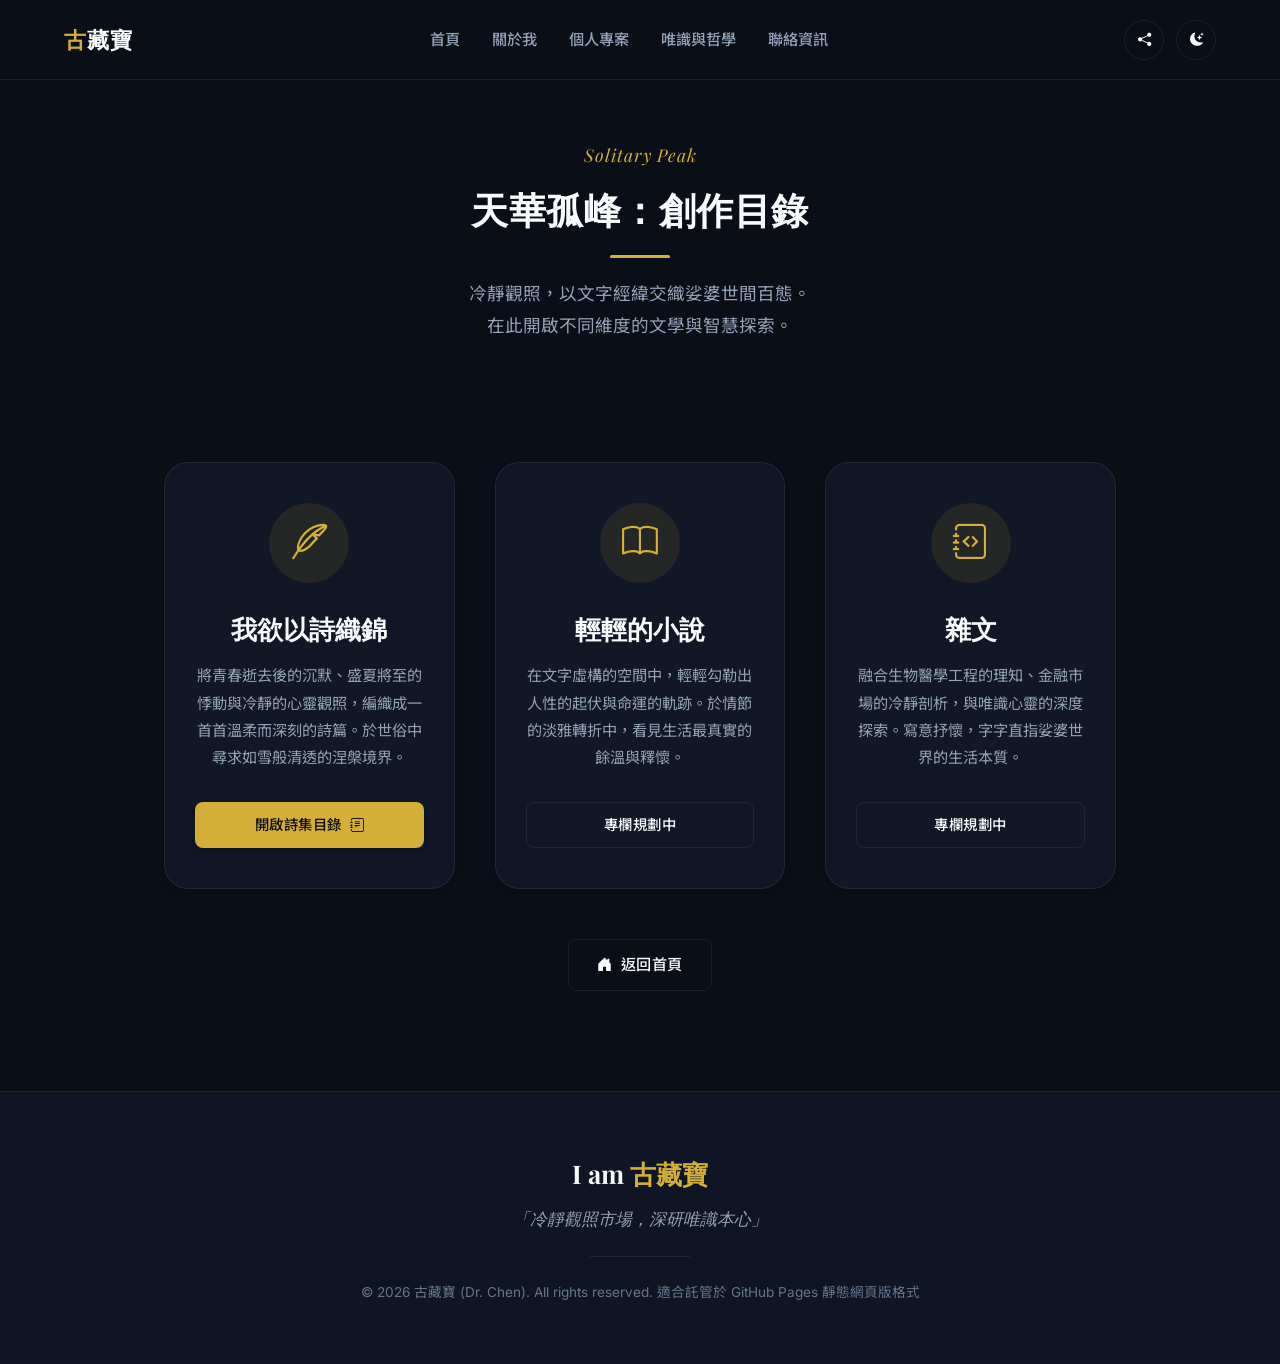
<file: cloudflare-dist/columns.html>
<!DOCTYPE html>
<html lang="zh-TW">
<head>
    <meta charset="UTF-8">
    <meta name="viewport" content="width=device-width, initial-scale=1.0">
    <title>天華孤峰：詩與雜文 | 目錄導航</title>
    <meta name="description" content="古藏寶的創作專欄目錄 - 包含我欲以詩織錦（詩集）、輕輕的小說與雜文專欄。">
    
    <!-- Google Fonts -->
    <link rel="preconnect" href="https://fonts.googleapis.com">
    <link rel="preconnect" href="https://fonts.gstatic.com" crossorigin>
    <link href="https://fonts.googleapis.com/css2?family=Inter:wght@300;400;500;600;700&family=Noto+Sans+TC:wght@300;400;500;700&family=Playfair+Display:ital,wght@0,400;0,600;0,700;1,400&display=swap" rel="stylesheet">
    
    <!-- Bootstrap Icons -->
    <link rel="stylesheet" href="https://cdn.jsdelivr.net/npm/bootstrap-icons@1.11.3/font/bootstrap-icons.min.css">
    
    <!-- Custom CSS (Shares existing styles, with custom overrides) -->
    <link rel="stylesheet" href="style.css">
    
    <style>
        /* Custom Overrides for Column directory page */
        .columns-hero {
            padding: 140px 0 80px 0;
            background-color: var(--bg-primary);
            text-align: center;
        }
        
        .columns-container {
            max-width: 1000px;
            margin: 0 auto 100px auto;
            padding: 0 24px;
        }
        
        .columns-grid {
            display: grid;
            grid-template-columns: repeat(3, 1fr);
            gap: 40px;
            margin-top: 40px;
        }
        
        .column-card {
            background-color: var(--bg-card);
            border: 1px solid var(--border-color);
            border-radius: var(--border-radius-lg);
            padding: 40px 30px;
            text-align: center;
            display: flex;
            flex-direction: column;
            align-items: center;
            justify-content: space-between;
            min-height: 420px;
            transition: var(--transition-smooth);
            backdrop-filter: var(--glass-blur);
            box-shadow: var(--shadow-sm);
        }
        
        .column-card:hover {
            transform: translateY(-10px);
            border-color: var(--border-color-hover);
            box-shadow: var(--shadow-lg), var(--shadow-gold);
            background-color: var(--bg-card-hover);
        }
        
        .column-icon-wrapper {
            width: 80px;
            height: 80px;
            border-radius: 50%;
            background-color: rgba(212, 175, 55, 0.1);
            color: var(--accent-gold);
            display: flex;
            align-items: center;
            justify-content: center;
            font-size: 2.2rem;
            margin-bottom: 24px;
            transition: var(--transition-smooth);
        }
        
        .column-card:hover .column-icon-wrapper {
            background-color: var(--accent-gold);
            color: #0a0e17;
            transform: scale(1.1);
        }
        
        .column-card h3 {
            font-family: var(--font-heading);
            font-size: 1.6rem;
            font-weight: 600;
            margin-bottom: 12px;
            color: var(--text-primary);
        }
        
        .column-card p {
            color: var(--text-secondary);
            font-size: 0.95rem;
            line-height: 1.8;
            margin-bottom: 30px;
            flex-grow: 1;
        }
        
        .btn-column {
            width: 100%;
            padding: 10px 20px;
            font-size: 0.9rem;
        }
        
        .back-home-wrapper {
            margin-top: 50px;
            text-align: center;
        }
        
        @media (max-width: 900px) {
            .columns-grid {
                grid-template-columns: 1fr;
                gap: 30px;
            }
            .column-card {
                min-height: auto;
            }
        }
    </style>
</head>
<body class="dark-theme"> <!-- Follows default theme logic -->

    <!-- Header / Navigation (Shared Navbar) -->
    <header class="navbar-header scrolled" id="navbarHeader"> <!-- Force scrolled layout on subpages -->
        <div class="nav-container">
            <a href="index.html" class="nav-logo">
                <span class="logo-accent">古</span>藏寶
            </a>
            
            <button class="mobile-nav-toggle" id="mobileNavToggle" aria-label="Toggle Navigation Menu">
                <i class="bi bi-list"></i>
            </button>
            
            <nav class="nav-menu" id="navMenu">
                <ul>
                    <li><a href="index.html#home" class="nav-link">首頁</a></li>
                    <li><a href="index.html#about" class="nav-link active">關於我</a></li>
                    <li><a href="index.html#projects" class="nav-link">個人專案</a></li>
                    <li><a href="index.html#philosophy" class="nav-link">唯識與哲學</a></li>
                    <li><a href="index.html#contact" class="nav-link">聯絡資訊</a></li>
                </ul>
            </nav>
            
            <div class="nav-actions">
                <button class="share-toggle-btn" id="shareToggleBtn" title="分享此網頁" aria-label="Share Webpage">
                    <i class="bi bi-share-fill"></i>
                </button>
                <button class="theme-toggle-btn" id="themeToggleBtn" title="切換深/淺色模式" aria-label="Toggle Dark/Light Mode">
                    <i class="bi bi-moon-stars-fill theme-icon"></i>
                </button>
                <!-- Share Dropdown Menu -->
                <div class="share-dropdown-menu" id="shareDropdownMenu">
                    <a href="#" id="shareNative" class="share-item" style="display: none;">
                        <i class="bi bi-box-arrow-up"></i> 分享...
                    </a>
                    <a href="#" id="shareFB" target="_blank" rel="noopener noreferrer" class="share-item">
                        <i class="bi bi-facebook"></i> 分享至 Facebook
                    </a>
                    <a href="#" id="shareLINE" target="_blank" rel="noopener noreferrer" class="share-item">
                        <i class="bi bi-line"></i> 分享至 LINE
                    </a>
                    <a href="#" id="shareCopy" class="share-item">
                        <i class="bi bi-link-45deg"></i> 複製網頁連結
                    </a>
                </div>
            </div>
        </div>
    </header>

    <!-- Main Content -->
    <main>
        
        <!-- Hero Title -->
        <section class="columns-hero">
            <div class="container">
                <span class="section-tag">Solitary Peak</span>
                <h1 class="section-title">天華孤峰：創作目錄</h1>
                <div class="section-divider"></div>
                <p class="hero-description" style="max-width: 600px; margin: 20px auto 0 auto;">
                    冷靜觀照，以文字經緯交織娑婆世間百態。<br>
                    在此開啟不同維度的文學與智慧探索。
                </p>
            </div>
        </section>

        <!-- Directory Grid -->
        <section class="columns-container">
            <div class="columns-grid">
                
                <!-- Card A: 我欲以詩織錦 -->
                <div class="column-card">
                    <div class="column-icon-wrapper">
                        <i class="bi bi-feather"></i>
                    </div>
                    <h3>我欲以詩織錦</h3>
                    <p>
                        將青春逝去後的沉默、盛夏將至的悸動與冷靜的心靈觀照，編織成一首首溫柔而深刻的詩篇。於世俗中尋求如雪般清透的涅槃境界。
                    </p>
                    <!-- Link points directly to their Netlify poetry showcase -->
                    <a href="https://poem-e8i.pages.dev/" target="_blank" rel="noopener noreferrer" class="btn btn-primary btn-column">
                        開啟詩集目錄 <i class="bi bi-journal-text"></i>
                    </a>
                </div>

                <!-- Card B: 輕輕的小說 -->
                <div class="column-card">
                    <div class="column-icon-wrapper">
                        <i class="bi bi-book"></i>
                    </div>
                    <h3>輕輕的小說</h3>
                    <p>
                        在文字虛構的空間中，輕輕勾勒出人性的起伏與命運的軌跡。於情節的淡雅轉折中，看見生活最真實的餘溫與釋懷。
                    </p>
                    <a href="javascript:alert('輕輕的小說目錄正在編撰中，敬請期待！');" class="btn btn-outline btn-column">
                        專欄規劃中
                    </a>
                </div>

                <!-- Card C: 雜文 -->
                <div class="column-card">
                    <div class="column-icon-wrapper">
                        <i class="bi bi-journal-code"></i>
                    </div>
                    <h3>雜文</h3>
                    <p>
                        融合生物醫學工程的理知、金融市場的冷靜剖析，與唯識心靈的深度探索。寫意抒懷，字字直指娑婆世界的生活本質。
                    </p>
                    <a href="javascript:alert('雜文專欄目錄正在編撰中，敬請期待！');" class="btn btn-outline btn-column">
                        專欄規劃中
                    </a>
                </div>

            </div>

            <!-- Back to Home -->
            <div class="back-home-wrapper">
                <a href="index.html" class="btn btn-outline">
                    <i class="bi bi-house-door-fill"></i> 返回首頁
                </a>
            </div>
        </section>

    </main>

    <!-- Footer -->
    <footer class="site-footer">
        <div class="container footer-content text-center">
            <p class="footer-logo">I am <span class="gold-text">古藏寶</span></p>
            <p class="footer-moto">「冷靜觀照市場，深研唯識本心」</p>
            <div class="footer-divider"></div>
            <p class="copyright">&copy; 2026 古藏寶 (Dr. Chen). All rights reserved. 適合託管於 GitHub Pages 靜態網頁版格式</p>
        </div>
    </footer>

    <!-- Custom JS -->
    <script src="script.js"></script>
</body>
</html>
</file>
<file: style.css>
/* ==========================================================================
   DESIGN SYSTEM & VARIABLES
   ========================================================================== */
:root {
    /* Fonts */
    --font-heading: 'Playfair Display', Georgia, serif;
    --font-body: 'Inter', 'Noto Sans TC', sans-serif;
    
    /* Layout */
    --navbar-height: 80px;
    --transition-smooth: all 0.4s cubic-bezier(0.16, 1, 0.3, 1);
    --border-radius-sm: 8px;
    --border-radius-md: 16px;
    --border-radius-lg: 24px;
}

/* Dark Theme Variables (Zen Slate - Default) */
body.dark-theme {
    --bg-primary: #0a0e17;
    --bg-secondary: #0f1524;
    --bg-glass: rgba(15, 21, 36, 0.7);
    --bg-card: rgba(22, 30, 49, 0.6);
    --bg-card-hover: rgba(30, 41, 67, 0.85);
    
    --text-primary: #f8fafc;
    --text-secondary: #94a3b8;
    --text-muted: #64748b;
    
    --accent-gold: #d4af37; /* Metallic Gold */
    --accent-gold-rgb: 212, 175, 55;
    --accent-gold-hover: #f3c63f;
    --accent-emerald: #10b981;
    --accent-emerald-rgb: 16, 185, 129;
    
    --border-color: rgba(255, 255, 255, 0.07);
    --border-color-hover: rgba(214, 175, 55, 0.4);
    
    --shadow-sm: 0 4px 6px -1px rgba(0, 0, 0, 0.1), 0 2px 4px -1px rgba(0, 0, 0, 0.06);
    --shadow-md: 0 10px 15px -3px rgba(0, 0, 0, 0.3), 0 4px 6px -2px rgba(0, 0, 0, 0.05);
    --shadow-lg: 0 20px 25px -5px rgba(0, 0, 0, 0.4), 0 10px 10px -5px rgba(0, 0, 0, 0.04);
    --shadow-gold: 0 0 20px rgba(212, 175, 55, 0.2);
    
    --glass-blur: blur(12px);
    --gradient-hero: linear-gradient(180deg, rgba(10, 14, 23, 0.2) 0%, rgba(10, 14, 23, 0.85) 80%, #0a0e17 100%);
}

/* Light Theme Variables (Warm Silk) */
body.light-theme {
    --bg-primary: #faf8f5; /* Warm off-white */
    --bg-secondary: #f4f0ea;
    --bg-glass: rgba(250, 248, 245, 0.8);
    --bg-card: rgba(255, 255, 255, 0.85);
    --bg-card-hover: #ffffff;
    
    --text-primary: #1e293b;
    --text-secondary: #475569;
    --text-muted: #94a3b8;
    
    --accent-gold: #855b00; /* Rich Deep Calligraphy Gold */
    --accent-gold-rgb: 133, 91, 0;
    --accent-gold-hover: #664500;

    --accent-emerald: #059669;
    --accent-emerald-rgb: 5, 150, 105;
    
    --border-color: rgba(0, 0, 0, 0.08);
    --border-color-hover: rgba(133, 91, 0, 0.4);
    
    --shadow-sm: 0 1px 3px 0 rgba(0, 0, 0, 0.05), 0 1px 2px 0 rgba(0, 0, 0, 0.03);
    --shadow-md: 0 4px 6px -1px rgba(0, 0, 0, 0.05), 0 2px 4px -1px rgba(0, 0, 0, 0.03);
    --shadow-lg: 0 10px 15px -3px rgba(0, 0, 0, 0.05), 0 4px 6px -2px rgba(0, 0, 0, 0.03);
    --shadow-gold: 0 0 15px rgba(133, 91, 0, 0.15);
    
    --glass-blur: blur(12px);
    --gradient-hero: linear-gradient(180deg, rgba(250, 248, 245, 0.1) 0%, rgba(250, 248, 245, 0.8) 75%, #faf8f5 100%);
}

/* ==========================================================================
   BASE STYLES & RESET
   ========================================================================== */
*, *::before, *::after {
    box-sizing: border-box;
    margin: 0;
    padding: 0;
}

html {
    scroll-behavior: smooth;
    font-size: 16px;
}

body {
    font-family: var(--font-body);
    background-color: var(--bg-primary);
    color: var(--text-primary);
    line-height: 1.7;
    overflow-x: hidden;
    transition: background-color 0.5s ease, color 0.5s ease;
}

a {
    color: var(--accent-gold);
    text-decoration: none;
    transition: var(--transition-smooth);
}

a:hover {
    color: var(--accent-gold-hover);
}

ul {
    list-style: none;
}

img {
    max-width: 100%;
    height: auto;
    display: block;
}

.container {
    width: 100%;
    max-width: 1200px;
    margin: 0 auto;
    padding: 0 24px;
}

/* ==========================================================================
   BUTTONS & UI ELEMENTS
   ========================================================================== */
.btn {
    display: inline-flex;
    align-items: center;
    justify-content: center;
    gap: 8px;
    padding: 12px 28px;
    font-weight: 500;
    font-size: 0.95rem;
    letter-spacing: 0.5px;
    border-radius: var(--border-radius-sm);
    cursor: pointer;
    transition: var(--transition-smooth);
    border: 1px solid transparent;
}

.btn-primary {
    background-color: var(--accent-gold);
    color: #0a0e17 !important;
    box-shadow: var(--shadow-sm);
}

.btn-primary:hover {
    background-color: var(--accent-gold-hover);
    transform: translateY(-2px);
    box-shadow: var(--shadow-gold);
}

.btn-outline {
    background-color: transparent;
    color: var(--text-primary);
    border-color: var(--border-color);
}

.btn-outline:hover {
    background-color: var(--border-color);
    border-color: var(--text-secondary);
    transform: translateY(-2px);
}

.btn-block {
    display: flex;
    width: 100%;
}

.badge {
    display: inline-block;
    padding: 6px 14px;
    font-size: 0.8rem;
    font-weight: 500;
    border-radius: 50px;
    background-color: var(--bg-secondary);
    border: 1px solid var(--border-color);
    color: var(--text-secondary);
    transition: var(--transition-smooth);
}

.badge:hover {
    border-color: var(--accent-gold);
    color: var(--accent-gold);
    transform: translateY(-1px);
}

/* ==========================================================================
   REUSABLE UTILITIES
   ========================================================================== */
.section-padding {
    padding: 100px 0;
}

.bg-alt {
    background-color: var(--bg-secondary);
}

.text-center {
    text-align: center;
}

.highlight-text {
    color: var(--accent-gold);
    font-family: var(--font-heading);
    font-weight: 700;
}

.gold-text {
    color: var(--accent-gold);
}

.section-header {
    margin-bottom: 60px;
}

.section-tag {
    font-family: var(--font-heading);
    font-style: italic;
    color: var(--accent-gold);
    font-size: 1.1rem;
    display: block;
    margin-bottom: 8px;
    letter-spacing: 1px;
}

.section-title {
    font-family: var(--font-heading);
    font-size: 2.3rem;
    font-weight: 600;
    letter-spacing: 0.5px;
    position: relative;
    display: inline-block;
}

.section-divider {
    width: 60px;
    height: 3px;
    background-color: var(--accent-gold);
    margin: 15px auto 0 auto;
    border-radius: 10px;
}

/* ==========================================================================
   NAVIGATION BAR
   ========================================================================== */
.navbar-header {
    position: fixed;
    top: 0;
    left: 0;
    width: 100%;
    height: var(--navbar-height);
    z-index: 1000;
    border-bottom: 1px solid var(--border-color);
    transition: var(--transition-smooth);
    background-color: transparent;
}

.navbar-header.scrolled {
    background-color: var(--bg-glass);
    backdrop-filter: var(--glass-blur);
    height: 70px;
    box-shadow: var(--shadow-sm);
}

.nav-container {
    max-width: 1200px;
    height: 100%;
    margin: 0 auto;
    padding: 0 24px;
    display: flex;
    align-items: center;
    justify-content: space-between;
}

.nav-logo {
    font-family: var(--font-heading);
    font-size: 1.4rem;
    font-weight: 700;
    color: var(--text-primary);
    letter-spacing: 1px;
}

.logo-accent {
    color: var(--accent-gold);
}

.nav-menu ul {
    display: flex;
    gap: 32px;
}

.nav-link {
    color: var(--text-secondary);
    font-size: 0.95rem;
    font-weight: 500;
    position: relative;
    padding: 8px 0;
}

.nav-link:hover, .nav-link.active {
    color: var(--accent-gold);
}

.nav-link::after {
    content: '';
    position: absolute;
    bottom: 0;
    left: 0;
    width: 0;
    height: 2px;
    background-color: var(--accent-gold);
    transition: var(--transition-smooth);
}

.nav-link:hover::after, .nav-link.active::after {
    width: 100%;
}

.theme-toggle-btn {
    background: none;
    border: 1px solid var(--border-color);
    width: 40px;
    height: 40px;
    border-radius: 50%;
    color: var(--text-primary);
    cursor: pointer;
    display: flex;
    align-items: center;
    justify-content: center;
    transition: var(--transition-smooth);
}

.theme-toggle-btn:hover {
    border-color: var(--accent-gold);
    color: var(--accent-gold);
    transform: rotate(15deg);
    box-shadow: var(--shadow-gold);
}

.nav-actions {
    position: relative;
    display: flex;
    gap: 12px;
    align-items: center;
}

.share-toggle-btn {
    background: none;
    border: 1px solid var(--border-color);
    width: 40px;
    height: 40px;
    border-radius: 50%;
    color: var(--text-primary);
    cursor: pointer;
    display: flex;
    align-items: center;
    justify-content: center;
    transition: var(--transition-smooth);
}

.share-toggle-btn:hover {
    border-color: var(--accent-gold);
    color: var(--accent-gold);
    transform: scale(1.05);
    box-shadow: var(--shadow-gold);
}

.share-dropdown-menu {
    position: absolute;
    top: 50px;
    right: 0;
    background-color: var(--bg-card);
    border: 1px solid var(--border-color);
    border-radius: var(--border-radius-sm);
    padding: 8px 0;
    width: 180px;
    box-shadow: var(--shadow-lg);
    backdrop-filter: var(--glass-blur);
    display: none;
    flex-direction: column;
    z-index: 1100;
    opacity: 0;
    transform: translateY(10px);
    transition: opacity 0.3s ease, transform 0.3s ease;
}

.share-dropdown-menu.show {
    display: flex;
    opacity: 1;
    transform: translateY(0);
}

body.dark-theme .share-dropdown-menu {
    background-color: rgba(22, 30, 49, 0.95);
}
body.light-theme .share-dropdown-menu {
    background-color: rgba(255, 255, 255, 0.98);
}

.share-item {
    padding: 10px 20px;
    color: var(--text-primary) !important;
    font-size: 0.9rem;
    display: flex;
    align-items: center;
    gap: 10px;
    transition: var(--transition-smooth);
    cursor: pointer;
    text-align: left;
    text-decoration: none;
}

.share-item:hover {
    background-color: rgba(212, 175, 55, 0.1);
    color: var(--accent-gold) !important;
}

.share-item i {
    font-size: 1.1rem;
}

.mobile-nav-toggle {
    display: none;
    background: none;
    border: none;
    color: var(--text-primary);
    font-size: 1.8rem;
    cursor: pointer;
}

/* ==========================================================================
   HERO COVER & CONTENT
   ========================================================================== */
.hero-section {
    position: relative;
    width: 100%;
    min-height: 100vh;
    display: flex;
    align-items: center;
    padding-top: var(--navbar-height);
    overflow: hidden;
}

.hero-cover-container {
    position: absolute;
    top: 0;
    left: 0;
    width: 100%;
    height: 100%;
    z-index: 1;
}

.hero-cover-img {
    width: 100%;
    height: 100%;
    object-fit: cover;
    object-position: center;
    filter: brightness(0.65);
    transition: filter 0.5s ease;
}

body.light-theme .hero-cover-img {
    filter: brightness(0.8) contrast(1.05) saturate(1.1);
}

.hero-cover-overlay {
    position: absolute;
    top: 0;
    left: 0;
    width: 100%;
    height: 100%;
    background: var(--gradient-hero);
}

.hero-content {
    position: relative;
    z-index: 5;
    width: 100%;
    max-width: 1200px;
    margin: 0 auto;
    padding: 0 24px;
    display: flex;
    align-items: center;
}

.hero-text-wrapper {
    max-width: 680px;
    animation: fadeInUp 1s cubic-bezier(0.16, 1, 0.3, 1);
}

.hero-subtitle-top {
    font-family: var(--font-heading);
    font-style: italic;
    color: var(--accent-gold);
    font-size: 1.2rem;
    display: block;
    margin-bottom: 12px;
    letter-spacing: 0.5px;
}

.hero-title {
    font-family: var(--font-heading);
    font-size: 4rem;
    font-weight: 700;
    line-height: 1.15;
    margin-bottom: 20px;
}

/* Typing Carousel */
.typing-container {
    font-size: 1.6rem;
    font-weight: 500;
    margin-bottom: 24px;
    color: var(--text-primary);
    display: flex;
    align-items: center;
    min-height: 40px;
}

.typing-prefix {
    margin-right: 8px;
    color: var(--text-secondary);
}

.typing-text {
    color: var(--accent-gold);
    border-right: none;
    font-family: var(--font-heading);
    font-weight: 600;
}

.typing-cursor {
    animation: blink 0.8s infinite;
    color: var(--accent-gold);
    margin-left: 2px;
    font-weight: 300;
}

.hero-description {
    font-size: 1.1rem;
    color: var(--text-secondary);
    margin-bottom: 40px;
    line-height: 1.8;
}

.hero-cta-group {
    display: flex;
    gap: 16px;
    flex-wrap: wrap;
}

/* Scroll indicator */
.scroll-indicator {
    position: absolute;
    bottom: 30px;
    left: 50%;
    transform: translateX(-50%);
    z-index: 5;
    display: flex;
    flex-direction: column;
    align-items: center;
}

.mouse-icon {
    width: 26px;
    height: 42px;
    border: 2px solid var(--text-secondary);
    border-radius: 20px;
    display: flex;
    justify-content: center;
    position: relative;
}

.mouse-wheel {
    width: 4px;
    height: 8px;
    background-color: var(--accent-gold);
    border-radius: 50%;
    position: absolute;
    top: 8px;
    animation: scrollMouse 1.5s infinite;
}

.scroll-text {
    font-size: 0.75rem;
    color: var(--text-secondary);
    margin-top: 8px;
    letter-spacing: 1px;
    text-transform: uppercase;
}

/* ==========================================================================
   ABOUT SECTION & BIOGRAPHY
   ========================================================================== */
.about-intro-box {
    display: flex;
    align-items: center;
    gap: 48px;
    background-color: var(--bg-card);
    border: 1px solid var(--border-color);
    border-radius: var(--border-radius-md);
    padding: 40px;
    margin-bottom: 70px;
    backdrop-filter: var(--glass-blur);
    box-shadow: var(--shadow-md);
    transition: var(--transition-smooth);
}

.about-intro-box:hover {
    border-color: var(--border-color-hover);
    box-shadow: var(--shadow-gold);
}

.about-avatar-wrapper {
    flex-shrink: 0;
}

.abstract-zen-avatar {
    width: 100px;
    height: 100px;
    border-radius: 50%;
    background: linear-gradient(135deg, rgba(212, 175, 55, 0.15) 0%, rgba(16, 185, 129, 0.15) 100%);
    border: 2px solid var(--accent-gold);
    display: flex;
    align-items: center;
    justify-content: center;
    position: relative;
    box-shadow: var(--shadow-sm);
}

.avatar-zen-icon {
    font-size: 3rem;
    color: var(--accent-gold);
    z-index: 5;
    animation: spinSlow 20s infinite linear;
}

.avatar-ripple {
    position: absolute;
    top: -5px;
    left: -5px;
    right: -5px;
    bottom: -5px;
    border-radius: 50%;
    border: 1px dashed var(--accent-gold);
    opacity: 0.4;
    animation: spinSlow 35s infinite linear reverse;
}

.about-intro-text .lead-text {
    font-family: var(--font-heading);
    font-size: 1.35rem;
    line-height: 1.8;
    color: var(--text-primary);
    position: relative;
    padding-left: 20px;
    border-left: 4px solid var(--accent-gold);
}

/* Three Pillars Biography Grid */
.journey-grid {
    display: grid;
    grid-template-columns: repeat(auto-fit, minmax(260px, 1fr));
    gap: 30px;
}

.journey-card {
    background-color: var(--bg-card);
    border: 1px solid var(--border-color);
    border-radius: var(--border-radius-md);
    padding: 35px 30px;
    transition: var(--transition-smooth);
    box-shadow: var(--shadow-sm);
    backdrop-filter: var(--glass-blur);
    position: relative;
    overflow: hidden;
}

.journey-card::before {
    content: '';
    position: absolute;
    top: 0;
    left: 0;
    width: 100%;
    height: 3px;
    background: linear-gradient(90deg, var(--accent-gold), var(--accent-emerald));
    opacity: 0;
    transition: var(--transition-smooth);
}

.journey-card:hover {
    transform: translateY(-8px);
    background-color: var(--bg-card-hover);
    border-color: var(--border-color-hover);
    box-shadow: var(--shadow-lg), var(--shadow-gold);
}

.journey-card:hover::before {
    opacity: 1;
}

.journey-icon-box {
    width: 60px;
    height: 60px;
    border-radius: var(--border-radius-sm);
    background-color: rgba(212, 175, 55, 0.1);
    color: var(--accent-gold);
    display: flex;
    align-items: center;
    justify-content: center;
    font-size: 1.8rem;
    margin-bottom: 24px;
    transition: var(--transition-smooth);
}

.journey-card:hover .journey-icon-box {
    background-color: var(--accent-gold);
    color: #0a0e17;
    transform: scale(1.1);
}

.journey-card h3 {
    font-family: var(--font-heading);
    font-size: 1.35rem;
    font-weight: 600;
    margin-bottom: 8px;
    color: var(--text-primary);
}

.card-subtitle {
    display: block;
    font-size: 0.85rem;
    text-transform: uppercase;
    letter-spacing: 1px;
    color: var(--accent-emerald);
    margin-bottom: 16px;
    font-weight: 600;
}

.journey-card p {
    font-size: 0.95rem;
    color: var(--text-secondary);
    line-height: 1.7;
}

/* ==========================================================================
   PROJECTS SECTION - FEATURED SHOWCASE
   ========================================================================== */
.projects-container {
    margin-top: 40px;
}

.project-featured-card {
    display: grid;
    grid-template-columns: 1fr 1.2fr;
    background-color: var(--bg-card);
    border: 1px solid var(--border-color);
    border-radius: var(--border-radius-lg);
    overflow: hidden;
    box-shadow: var(--shadow-md);
    transition: var(--transition-smooth);
    backdrop-filter: var(--glass-blur);
}

.project-featured-card:hover {
    border-color: var(--border-color-hover);
    box-shadow: var(--shadow-lg), var(--shadow-gold);
}

.project-image-side {
    position: relative;
    background: linear-gradient(135deg, #1e293b 0%, #0f172a 100%);
    display: flex;
    align-items: center;
    justify-content: center;
    padding: 60px;
    overflow: hidden;
    border-right: 1px solid var(--border-color);
}

.clickable-image-side {
    padding: 0 !important;
    cursor: pointer;
}

.clickable-image-side a {
    display: block;
    width: 100%;
    height: 100%;
}

.project-card-img {
    width: 100%;
    height: 100%;
    object-fit: cover;
    display: block;
    min-height: 280px;
    transition: var(--transition-smooth);
}

.project-featured-card:hover .project-card-img {
    transform: scale(1.05);
}

.project-image-side::after {
    content: '';
    position: absolute;
    top: -50%;
    left: -50%;
    width: 200%;
    height: 200%;
    background: radial-gradient(circle, rgba(212, 175, 55, 0.1) 0%, transparent 60%);
    animation: spinSlow 30s infinite linear;
}

.project-visual-placeholder {
    position: relative;
    z-index: 5;
    text-align: center;
    border: 1px dashed rgba(212, 175, 55, 0.3);
    border-radius: var(--border-radius-md);
    padding: 40px 30px;
    background: rgba(15, 23, 42, 0.6);
    box-shadow: inset 0 0 20px rgba(0, 0, 0, 0.5);
    width: 100%;
}

.floating-icons {
    display: flex;
    justify-content: center;
    gap: 20px;
    margin-bottom: 20px;
}

.floating-icons i {
    font-size: 2.2rem;
    color: var(--accent-gold);
    animation: floatIcon 3s infinite ease-in-out;
}

.floating-icons i:nth-child(2) {
    animation-delay: 0.6s;
    color: var(--accent-emerald);
}

.floating-icons i:nth-child(3) {
    animation-delay: 1.2s;
}

.visual-title {
    display: block;
    font-family: var(--font-heading);
    font-size: 1.1rem;
    letter-spacing: 3px;
    font-weight: 600;
    color: var(--text-primary);
    text-shadow: 0 0 10px rgba(212, 175, 55, 0.3);
}

.project-info-side {
    padding: 50px;
    display: flex;
    flex-direction: column;
    justify-content: center;
}

.project-status-tag {
    font-size: 0.75rem;
    font-weight: 700;
    text-transform: uppercase;
    letter-spacing: 1.5px;
    color: var(--accent-emerald);
    display: inline-block;
    margin-bottom: 12px;
}

.project-card-title {
    font-family: var(--font-heading);
    font-size: 2rem;
    font-weight: 600;
    margin-bottom: 20px;
    color: var(--text-primary);
}

.project-card-desc {
    color: var(--text-secondary);
    font-size: 1rem;
    line-height: 1.8;
    margin-bottom: 30px;
}

.project-tech-stack {
    display: flex;
    gap: 16px;
    flex-wrap: wrap;
    margin-bottom: 35px;
}

.project-tech-stack span {
    font-size: 0.85rem;
    color: var(--text-secondary);
    background-color: var(--bg-secondary);
    padding: 6px 14px;
    border-radius: 4px;
    border: 1px solid var(--border-color);
}

.project-tech-stack span i {
    color: var(--accent-gold);
    margin-right: 4px;
}

.project-action-btn .project-launch-btn {
    font-size: 1rem;
    padding: 14px 32px;
}

/* ==========================================================================
   PHILOSOPHY & SLIDER
   ========================================================================== */
.philosophy-layout {
    display: grid;
    grid-template-columns: 1.2fr 1fr;
    gap: 60px;
    align-items: center;
}

.philosophy-content-card {
    background-color: var(--bg-card);
    border: 1px solid var(--border-color);
    border-radius: var(--border-radius-md);
    padding: 50px;
    position: relative;
    box-shadow: var(--shadow-md);
    backdrop-filter: var(--glass-blur);
    transition: var(--transition-smooth);
}

.philosophy-content-card:hover {
    border-color: var(--border-color-hover);
    box-shadow: var(--shadow-lg), var(--shadow-gold);
}

.quote-mark-top {
    color: rgba(212, 175, 55, 0.15);
    font-size: 4rem;
    line-height: 0;
    margin-bottom: 10px;
}

.quote-mark-bottom {
    color: rgba(212, 175, 55, 0.15);
    font-size: 4rem;
    line-height: 0;
    text-align: right;
    margin-top: 10px;
}

.philosophy-quote-wrapper {
    min-height: 140px;
    display: flex;
    flex-direction: column;
    justify-content: center;
}

.philosophy-quote-text {
    font-family: var(--font-heading);
    font-size: 1.25rem;
    line-height: 1.8;
    color: var(--text-primary);
    margin-bottom: 20px;
    transition: opacity 0.3s ease;
}

.philosophy-quote-author {
    font-size: 0.9rem;
    font-style: italic;
    color: var(--accent-gold);
    align-self: flex-end;
    transition: opacity 0.3s ease;
}

.quote-navigation {
    display: flex;
    align-items: center;
    justify-content: space-between;
    margin-top: 30px;
    border-top: 1px solid var(--border-color);
    padding-top: 24px;
}

.quote-nav-btn {
    background: none;
    border: 1px solid var(--border-color);
    width: 38px;
    height: 38px;
    border-radius: 50%;
    color: var(--text-primary);
    cursor: pointer;
    display: flex;
    align-items: center;
    justify-content: center;
    transition: var(--transition-smooth);
}

.quote-nav-btn:hover {
    border-color: var(--accent-gold);
    color: var(--accent-gold);
    background-color: rgba(212, 175, 55, 0.05);
}

.quote-dots {
    display: flex;
    gap: 8px;
}

.quote-dots .dot {
    width: 8px;
    height: 8px;
    border-radius: 50%;
    background-color: var(--border-color);
    cursor: pointer;
    transition: var(--transition-smooth);
}

.quote-dots .dot.active {
    background-color: var(--accent-gold);
    transform: scale(1.3);
}

.philosophy-intro-text h3 {
    font-family: var(--font-heading);
    font-size: 1.8rem;
    font-weight: 600;
    margin-bottom: 20px;
}

.philosophy-intro-text p {
    color: var(--text-secondary);
    font-size: 1rem;
    line-height: 1.8;
    margin-bottom: 20px;
}

.philosophy-badge-group {
    display: flex;
    gap: 12px;
    flex-wrap: wrap;
    margin-top: 30px;
}

/* ==========================================================================
   CONTACT SECTION & FORM
   ========================================================================== */
.contact-card-wrapper {
    display: grid;
    grid-template-columns: 1fr 1.2fr;
    gap: 50px;
    background-color: var(--bg-card);
    border: 1px solid var(--border-color);
    border-radius: var(--border-radius-lg);
    padding: 50px;
    box-shadow: var(--shadow-md);
    backdrop-filter: var(--glass-blur);
    transition: var(--transition-smooth);
}

.contact-card-wrapper:hover {
    border-color: var(--border-color-hover);
    box-shadow: var(--shadow-lg), var(--shadow-gold);
}

.contact-info-panel h3 {
    font-family: var(--font-heading);
    font-size: 1.7rem;
    font-weight: 600;
    margin-bottom: 16px;
}

.contact-info-panel p {
    color: var(--text-secondary);
    line-height: 1.8;
    margin-bottom: 40px;
}

.info-links-list {
    display: flex;
    flex-direction: column;
    gap: 28px;
}

.info-item {
    display: flex;
    align-items: center;
    gap: 20px;
}

.info-icon {
    width: 50px;
    height: 50px;
    border-radius: 50%;
    background-color: rgba(212, 175, 55, 0.1);
    color: var(--accent-gold);
    display: flex;
    align-items: center;
    justify-content: center;
    font-size: 1.3rem;
    transition: var(--transition-smooth);
}

.info-item:hover .info-icon {
    background-color: var(--accent-gold);
    color: #0a0e17;
    transform: scale(1.08);
}

.info-text {
    display: flex;
    flex-direction: column;
}

.info-label {
    font-size: 0.8rem;
    text-transform: uppercase;
    letter-spacing: 0.5px;
    color: var(--text-muted);
}

.info-value {
    font-size: 1.05rem;
    font-weight: 500;
    color: var(--text-primary);
}

.info-value:hover {
    color: var(--accent-gold);
}

/* Contact Form Panel */
.contact-form-panel {
    background-color: rgba(0, 0, 0, 0.1);
    border: 1px solid var(--border-color);
    border-radius: var(--border-radius-md);
    padding: 40px;
}

body.light-theme .contact-form-panel {
    background-color: rgba(255, 255, 255, 0.5);
}

.form-group {
    margin-bottom: 24px;
    display: flex;
    flex-direction: column;
    gap: 8px;
}

.form-row {
    display: grid;
    grid-template-columns: 1fr 1fr;
    gap: 20px;
}

.form-group label {
    font-size: 0.85rem;
    font-weight: 600;
    letter-spacing: 0.5px;
    color: var(--text-secondary);
}

.form-group input, .form-group textarea {
    padding: 12px 16px;
    background-color: var(--bg-secondary);
    border: 1px solid var(--border-color);
    border-radius: var(--border-radius-sm);
    color: var(--text-primary);
    font-family: var(--font-body);
    font-size: 0.95rem;
    transition: var(--transition-smooth);
}

.form-group input:focus, .form-group textarea:focus {
    outline: none;
    border-color: var(--accent-gold);
    background-color: var(--bg-primary);
    box-shadow: var(--shadow-gold);
}

/* ==========================================================================
   FOOTER
   ========================================================================== */
.site-footer {
    border-top: 1px solid var(--border-color);
    background-color: var(--bg-secondary);
    padding: 60px 0;
}

.footer-logo {
    font-family: var(--font-heading);
    font-size: 1.6rem;
    font-weight: 700;
    margin-bottom: 8px;
    color: var(--text-primary);
}

.footer-moto {
    font-family: var(--font-heading);
    font-style: italic;
    color: var(--text-secondary);
    font-size: 1.05rem;
    margin-bottom: 24px;
}

.footer-divider {
    width: 100px;
    height: 1px;
    background-color: var(--border-color);
    margin: 0 auto 24px auto;
}

.copyright {
    font-size: 0.85rem;
    color: var(--text-muted);
}

/* ==========================================================================
   ANIMATIONS & KEYFRAMES
   ========================================================================== */
@keyframes fadeInUp {
    from {
        opacity: 0;
        transform: translateY(30px);
    }
    to {
        opacity: 1;
        transform: translateY(0);
    }
}

@keyframes blink {
    0%, 100% { opacity: 1; }
    50% { opacity: 0; }
}

@keyframes scrollMouse {
    0% {
        opacity: 1;
        transform: translateY(0);
    }
    100% {
        opacity: 0;
        transform: translateY(12px);
    }
}

@keyframes floatIcon {
    0%, 100% {
        transform: translateY(0);
    }
    50% {
        transform: translateY(-10px);
    }
}

@keyframes spinSlow {
    from {
        transform: rotate(0deg);
    }
    to {
        transform: rotate(360deg);
    }
}

/* ==========================================================================
   RESPONSIVE MEDIA QUERIES
   ========================================================================== */
@media (max-width: 1024px) {
    .hero-title {
        font-size: 3.2rem;
    }
    
    .journey-grid {
        grid-template-columns: 1fr;
        gap: 20px;
    }
    
    .project-featured-card {
        grid-template-columns: 1fr;
    }
    
    .project-image-side {
        border-right: none;
        border-bottom: 1px solid var(--border-color);
        padding: 40px;
    }
    
    .philosophy-layout {
        grid-template-columns: 1fr;
        gap: 40px;
    }
    
    .contact-card-wrapper {
        grid-template-columns: 1fr;
        padding: 40px 30px;
    }
}

@media (max-width: 768px) {
    :root {
        --navbar-height: 70px;
    }
    
    .mobile-nav-toggle {
        display: block;
    }
    
    .nav-menu {
        position: fixed;
        top: var(--navbar-height);
        left: -100%;
        width: 100%;
        height: calc(100vh - var(--navbar-height));
        background-color: var(--bg-glass);
        backdrop-filter: var(--glass-blur);
        transition: var(--transition-smooth);
        padding: 40px 24px;
        border-top: 1px solid var(--border-color);
    }
    
    .nav-menu.active {
        left: 0;
    }
    
    .nav-menu ul {
        flex-direction: column;
        gap: 24px;
        align-items: center;
    }
    
    .nav-link {
        font-size: 1.1rem;
    }
    
    .hero-title {
        font-size: 2.5rem;
    }
    
    .typing-container {
        font-size: 1.25rem;
    }
    
    .about-intro-box {
        flex-direction: column;
        padding: 30px 20px;
        text-align: center;
        gap: 24px;
    }
    
    .about-intro-text .lead-text {
        border-left: none;
        padding-left: 0;
    }
    
    .project-info-side {
        padding: 30px 20px;
    }
    
    .philosophy-content-card {
        padding: 30px 20px;
    }
    
    .contact-form-panel {
        padding: 24px 16px;
    }
    
    .form-row {
        grid-template-columns: 1fr;
        gap: 0;
    }
    
    .section-title {
        font-size: 1.8rem;
    }
}
</file>
<file: cloudflare-dist/style.css>
/* ==========================================================================
   DESIGN SYSTEM & VARIABLES
   ========================================================================== */
:root {
    /* Fonts */
    --font-heading: 'Playfair Display', Georgia, serif;
    --font-body: 'Inter', 'Noto Sans TC', sans-serif;
    
    /* Layout */
    --navbar-height: 80px;
    --transition-smooth: all 0.4s cubic-bezier(0.16, 1, 0.3, 1);
    --border-radius-sm: 8px;
    --border-radius-md: 16px;
    --border-radius-lg: 24px;
}

/* Dark Theme Variables (Zen Slate - Default) */
body.dark-theme {
    --bg-primary: #0a0e17;
    --bg-secondary: #0f1524;
    --bg-glass: rgba(15, 21, 36, 0.7);
    --bg-card: rgba(22, 30, 49, 0.6);
    --bg-card-hover: rgba(30, 41, 67, 0.85);
    
    --text-primary: #f8fafc;
    --text-secondary: #94a3b8;
    --text-muted: #64748b;
    
    --accent-gold: #d4af37; /* Metallic Gold */
    --accent-gold-rgb: 212, 175, 55;
    --accent-gold-hover: #f3c63f;
    --accent-emerald: #10b981;
    --accent-emerald-rgb: 16, 185, 129;
    
    --border-color: rgba(255, 255, 255, 0.07);
    --border-color-hover: rgba(214, 175, 55, 0.4);
    
    --shadow-sm: 0 4px 6px -1px rgba(0, 0, 0, 0.1), 0 2px 4px -1px rgba(0, 0, 0, 0.06);
    --shadow-md: 0 10px 15px -3px rgba(0, 0, 0, 0.3), 0 4px 6px -2px rgba(0, 0, 0, 0.05);
    --shadow-lg: 0 20px 25px -5px rgba(0, 0, 0, 0.4), 0 10px 10px -5px rgba(0, 0, 0, 0.04);
    --shadow-gold: 0 0 20px rgba(212, 175, 55, 0.2);
    
    --glass-blur: blur(12px);
    --gradient-hero: linear-gradient(180deg, rgba(10, 14, 23, 0.2) 0%, rgba(10, 14, 23, 0.85) 80%, #0a0e17 100%);
}

/* Light Theme Variables (Warm Silk) */
body.light-theme {
    --bg-primary: #faf8f5; /* Warm off-white */
    --bg-secondary: #f4f0ea;
    --bg-glass: rgba(250, 248, 245, 0.8);
    --bg-card: rgba(255, 255, 255, 0.85);
    --bg-card-hover: #ffffff;
    
    --text-primary: #1e293b;
    --text-secondary: #475569;
    --text-muted: #94a3b8;
    
    --accent-gold: #855b00; /* Rich Deep Calligraphy Gold */
    --accent-gold-rgb: 133, 91, 0;
    --accent-gold-hover: #664500;

    --accent-emerald: #059669;
    --accent-emerald-rgb: 5, 150, 105;
    
    --border-color: rgba(0, 0, 0, 0.08);
    --border-color-hover: rgba(133, 91, 0, 0.4);
    
    --shadow-sm: 0 1px 3px 0 rgba(0, 0, 0, 0.05), 0 1px 2px 0 rgba(0, 0, 0, 0.03);
    --shadow-md: 0 4px 6px -1px rgba(0, 0, 0, 0.05), 0 2px 4px -1px rgba(0, 0, 0, 0.03);
    --shadow-lg: 0 10px 15px -3px rgba(0, 0, 0, 0.05), 0 4px 6px -2px rgba(0, 0, 0, 0.03);
    --shadow-gold: 0 0 15px rgba(133, 91, 0, 0.15);
    
    --glass-blur: blur(12px);
    --gradient-hero: linear-gradient(180deg, rgba(250, 248, 245, 0.1) 0%, rgba(250, 248, 245, 0.8) 75%, #faf8f5 100%);
}

/* ==========================================================================
   BASE STYLES & RESET
   ========================================================================== */
*, *::before, *::after {
    box-sizing: border-box;
    margin: 0;
    padding: 0;
}

html {
    scroll-behavior: smooth;
    font-size: 16px;
}

body {
    font-family: var(--font-body);
    background-color: var(--bg-primary);
    color: var(--text-primary);
    line-height: 1.7;
    overflow-x: hidden;
    transition: background-color 0.5s ease, color 0.5s ease;
}

a {
    color: var(--accent-gold);
    text-decoration: none;
    transition: var(--transition-smooth);
}

a:hover {
    color: var(--accent-gold-hover);
}

ul {
    list-style: none;
}

img {
    max-width: 100%;
    height: auto;
    display: block;
}

.container {
    width: 100%;
    max-width: 1200px;
    margin: 0 auto;
    padding: 0 24px;
}

/* ==========================================================================
   BUTTONS & UI ELEMENTS
   ========================================================================== */
.btn {
    display: inline-flex;
    align-items: center;
    justify-content: center;
    gap: 8px;
    padding: 12px 28px;
    font-weight: 500;
    font-size: 0.95rem;
    letter-spacing: 0.5px;
    border-radius: var(--border-radius-sm);
    cursor: pointer;
    transition: var(--transition-smooth);
    border: 1px solid transparent;
}

.btn-primary {
    background-color: var(--accent-gold);
    color: #0a0e17 !important;
    box-shadow: var(--shadow-sm);
}

.btn-primary:hover {
    background-color: var(--accent-gold-hover);
    transform: translateY(-2px);
    box-shadow: var(--shadow-gold);
}

.btn-outline {
    background-color: transparent;
    color: var(--text-primary);
    border-color: var(--border-color);
}

.btn-outline:hover {
    background-color: var(--border-color);
    border-color: var(--text-secondary);
    transform: translateY(-2px);
}

.btn-block {
    display: flex;
    width: 100%;
}

.badge {
    display: inline-block;
    padding: 6px 14px;
    font-size: 0.8rem;
    font-weight: 500;
    border-radius: 50px;
    background-color: var(--bg-secondary);
    border: 1px solid var(--border-color);
    color: var(--text-secondary);
    transition: var(--transition-smooth);
}

.badge:hover {
    border-color: var(--accent-gold);
    color: var(--accent-gold);
    transform: translateY(-1px);
}

/* ==========================================================================
   REUSABLE UTILITIES
   ========================================================================== */
.section-padding {
    padding: 100px 0;
}

.bg-alt {
    background-color: var(--bg-secondary);
}

.text-center {
    text-align: center;
}

.highlight-text {
    color: var(--accent-gold);
    font-family: var(--font-heading);
    font-weight: 700;
}

.gold-text {
    color: var(--accent-gold);
}

.section-header {
    margin-bottom: 60px;
}

.section-tag {
    font-family: var(--font-heading);
    font-style: italic;
    color: var(--accent-gold);
    font-size: 1.1rem;
    display: block;
    margin-bottom: 8px;
    letter-spacing: 1px;
}

.section-title {
    font-family: var(--font-heading);
    font-size: 2.3rem;
    font-weight: 600;
    letter-spacing: 0.5px;
    position: relative;
    display: inline-block;
}

.section-divider {
    width: 60px;
    height: 3px;
    background-color: var(--accent-gold);
    margin: 15px auto 0 auto;
    border-radius: 10px;
}

/* ==========================================================================
   NAVIGATION BAR
   ========================================================================== */
.navbar-header {
    position: fixed;
    top: 0;
    left: 0;
    width: 100%;
    height: var(--navbar-height);
    z-index: 1000;
    border-bottom: 1px solid var(--border-color);
    transition: var(--transition-smooth);
    background-color: transparent;
}

.navbar-header.scrolled {
    background-color: var(--bg-glass);
    backdrop-filter: var(--glass-blur);
    height: 70px;
    box-shadow: var(--shadow-sm);
}

.nav-container {
    max-width: 1200px;
    height: 100%;
    margin: 0 auto;
    padding: 0 24px;
    display: flex;
    align-items: center;
    justify-content: space-between;
}

.nav-logo {
    font-family: var(--font-heading);
    font-size: 1.4rem;
    font-weight: 700;
    color: var(--text-primary);
    letter-spacing: 1px;
}

.logo-accent {
    color: var(--accent-gold);
}

.nav-menu ul {
    display: flex;
    gap: 32px;
}

.nav-link {
    color: var(--text-secondary);
    font-size: 0.95rem;
    font-weight: 500;
    position: relative;
    padding: 8px 0;
}

.nav-link:hover, .nav-link.active {
    color: var(--accent-gold);
}

.nav-link::after {
    content: '';
    position: absolute;
    bottom: 0;
    left: 0;
    width: 0;
    height: 2px;
    background-color: var(--accent-gold);
    transition: var(--transition-smooth);
}

.nav-link:hover::after, .nav-link.active::after {
    width: 100%;
}

.theme-toggle-btn {
    background: none;
    border: 1px solid var(--border-color);
    width: 40px;
    height: 40px;
    border-radius: 50%;
    color: var(--text-primary);
    cursor: pointer;
    display: flex;
    align-items: center;
    justify-content: center;
    transition: var(--transition-smooth);
}

.theme-toggle-btn:hover {
    border-color: var(--accent-gold);
    color: var(--accent-gold);
    transform: rotate(15deg);
    box-shadow: var(--shadow-gold);
}

.nav-actions {
    position: relative;
    display: flex;
    gap: 12px;
    align-items: center;
}

.share-toggle-btn {
    background: none;
    border: 1px solid var(--border-color);
    width: 40px;
    height: 40px;
    border-radius: 50%;
    color: var(--text-primary);
    cursor: pointer;
    display: flex;
    align-items: center;
    justify-content: center;
    transition: var(--transition-smooth);
}

.share-toggle-btn:hover {
    border-color: var(--accent-gold);
    color: var(--accent-gold);
    transform: scale(1.05);
    box-shadow: var(--shadow-gold);
}

.share-dropdown-menu {
    position: absolute;
    top: 50px;
    right: 0;
    background-color: var(--bg-card);
    border: 1px solid var(--border-color);
    border-radius: var(--border-radius-sm);
    padding: 8px 0;
    width: 180px;
    box-shadow: var(--shadow-lg);
    backdrop-filter: var(--glass-blur);
    display: none;
    flex-direction: column;
    z-index: 1100;
    opacity: 0;
    transform: translateY(10px);
    transition: opacity 0.3s ease, transform 0.3s ease;
}

.share-dropdown-menu.show {
    display: flex;
    opacity: 1;
    transform: translateY(0);
}

body.dark-theme .share-dropdown-menu {
    background-color: rgba(22, 30, 49, 0.95);
}
body.light-theme .share-dropdown-menu {
    background-color: rgba(255, 255, 255, 0.98);
}

.share-item {
    padding: 10px 20px;
    color: var(--text-primary) !important;
    font-size: 0.9rem;
    display: flex;
    align-items: center;
    gap: 10px;
    transition: var(--transition-smooth);
    cursor: pointer;
    text-align: left;
    text-decoration: none;
}

.share-item:hover {
    background-color: rgba(212, 175, 55, 0.1);
    color: var(--accent-gold) !important;
}

.share-item i {
    font-size: 1.1rem;
}

.mobile-nav-toggle {
    display: none;
    background: none;
    border: none;
    color: var(--text-primary);
    font-size: 1.8rem;
    cursor: pointer;
}

/* ==========================================================================
   HERO COVER & CONTENT
   ========================================================================== */
.hero-section {
    position: relative;
    width: 100%;
    min-height: 100vh;
    display: flex;
    align-items: center;
    padding-top: var(--navbar-height);
    overflow: hidden;
}

.hero-cover-container {
    position: absolute;
    top: 0;
    left: 0;
    width: 100%;
    height: 100%;
    z-index: 1;
}

.hero-cover-img {
    width: 100%;
    height: 100%;
    object-fit: cover;
    object-position: center;
    filter: brightness(0.65);
    transition: filter 0.5s ease;
}

body.light-theme .hero-cover-img {
    filter: brightness(0.8) contrast(1.05) saturate(1.1);
}

.hero-cover-overlay {
    position: absolute;
    top: 0;
    left: 0;
    width: 100%;
    height: 100%;
    background: var(--gradient-hero);
}

.hero-content {
    position: relative;
    z-index: 5;
    width: 100%;
    max-width: 1200px;
    margin: 0 auto;
    padding: 0 24px;
    display: flex;
    align-items: center;
}

.hero-text-wrapper {
    max-width: 680px;
    animation: fadeInUp 1s cubic-bezier(0.16, 1, 0.3, 1);
}

.hero-subtitle-top {
    font-family: var(--font-heading);
    font-style: italic;
    color: var(--accent-gold);
    font-size: 1.2rem;
    display: block;
    margin-bottom: 12px;
    letter-spacing: 0.5px;
}

.hero-title {
    font-family: var(--font-heading);
    font-size: 4rem;
    font-weight: 700;
    line-height: 1.15;
    margin-bottom: 20px;
}

/* Typing Carousel */
.typing-container {
    font-size: 1.6rem;
    font-weight: 500;
    margin-bottom: 24px;
    color: var(--text-primary);
    display: flex;
    align-items: center;
    min-height: 40px;
}

.typing-prefix {
    margin-right: 8px;
    color: var(--text-secondary);
}

.typing-text {
    color: var(--accent-gold);
    border-right: none;
    font-family: var(--font-heading);
    font-weight: 600;
}

.typing-cursor {
    animation: blink 0.8s infinite;
    color: var(--accent-gold);
    margin-left: 2px;
    font-weight: 300;
}

.hero-description {
    font-size: 1.1rem;
    color: var(--text-secondary);
    margin-bottom: 40px;
    line-height: 1.8;
}

.hero-cta-group {
    display: flex;
    gap: 16px;
    flex-wrap: wrap;
}

/* Scroll indicator */
.scroll-indicator {
    position: absolute;
    bottom: 30px;
    left: 50%;
    transform: translateX(-50%);
    z-index: 5;
    display: flex;
    flex-direction: column;
    align-items: center;
}

.mouse-icon {
    width: 26px;
    height: 42px;
    border: 2px solid var(--text-secondary);
    border-radius: 20px;
    display: flex;
    justify-content: center;
    position: relative;
}

.mouse-wheel {
    width: 4px;
    height: 8px;
    background-color: var(--accent-gold);
    border-radius: 50%;
    position: absolute;
    top: 8px;
    animation: scrollMouse 1.5s infinite;
}

.scroll-text {
    font-size: 0.75rem;
    color: var(--text-secondary);
    margin-top: 8px;
    letter-spacing: 1px;
    text-transform: uppercase;
}

/* ==========================================================================
   ABOUT SECTION & BIOGRAPHY
   ========================================================================== */
.about-intro-box {
    display: flex;
    align-items: center;
    gap: 48px;
    background-color: var(--bg-card);
    border: 1px solid var(--border-color);
    border-radius: var(--border-radius-md);
    padding: 40px;
    margin-bottom: 70px;
    backdrop-filter: var(--glass-blur);
    box-shadow: var(--shadow-md);
    transition: var(--transition-smooth);
}

.about-intro-box:hover {
    border-color: var(--border-color-hover);
    box-shadow: var(--shadow-gold);
}

.about-avatar-wrapper {
    flex-shrink: 0;
}

.abstract-zen-avatar {
    width: 100px;
    height: 100px;
    border-radius: 50%;
    background: linear-gradient(135deg, rgba(212, 175, 55, 0.15) 0%, rgba(16, 185, 129, 0.15) 100%);
    border: 2px solid var(--accent-gold);
    display: flex;
    align-items: center;
    justify-content: center;
    position: relative;
    box-shadow: var(--shadow-sm);
}

.avatar-zen-icon {
    font-size: 3rem;
    color: var(--accent-gold);
    z-index: 5;
    animation: spinSlow 20s infinite linear;
}

.avatar-ripple {
    position: absolute;
    top: -5px;
    left: -5px;
    right: -5px;
    bottom: -5px;
    border-radius: 50%;
    border: 1px dashed var(--accent-gold);
    opacity: 0.4;
    animation: spinSlow 35s infinite linear reverse;
}

.about-intro-text .lead-text {
    font-family: var(--font-heading);
    font-size: 1.35rem;
    line-height: 1.8;
    color: var(--text-primary);
    position: relative;
    padding-left: 20px;
    border-left: 4px solid var(--accent-gold);
}

/* Three Pillars Biography Grid */
.journey-grid {
    display: grid;
    grid-template-columns: repeat(auto-fit, minmax(260px, 1fr));
    gap: 30px;
}

.journey-card {
    background-color: var(--bg-card);
    border: 1px solid var(--border-color);
    border-radius: var(--border-radius-md);
    padding: 35px 30px;
    transition: var(--transition-smooth);
    box-shadow: var(--shadow-sm);
    backdrop-filter: var(--glass-blur);
    position: relative;
    overflow: hidden;
}

.journey-card::before {
    content: '';
    position: absolute;
    top: 0;
    left: 0;
    width: 100%;
    height: 3px;
    background: linear-gradient(90deg, var(--accent-gold), var(--accent-emerald));
    opacity: 0;
    transition: var(--transition-smooth);
}

.journey-card:hover {
    transform: translateY(-8px);
    background-color: var(--bg-card-hover);
    border-color: var(--border-color-hover);
    box-shadow: var(--shadow-lg), var(--shadow-gold);
}

.journey-card:hover::before {
    opacity: 1;
}

.journey-icon-box {
    width: 60px;
    height: 60px;
    border-radius: var(--border-radius-sm);
    background-color: rgba(212, 175, 55, 0.1);
    color: var(--accent-gold);
    display: flex;
    align-items: center;
    justify-content: center;
    font-size: 1.8rem;
    margin-bottom: 24px;
    transition: var(--transition-smooth);
}

.journey-card:hover .journey-icon-box {
    background-color: var(--accent-gold);
    color: #0a0e17;
    transform: scale(1.1);
}

.journey-card h3 {
    font-family: var(--font-heading);
    font-size: 1.35rem;
    font-weight: 600;
    margin-bottom: 8px;
    color: var(--text-primary);
}

.card-subtitle {
    display: block;
    font-size: 0.85rem;
    text-transform: uppercase;
    letter-spacing: 1px;
    color: var(--accent-emerald);
    margin-bottom: 16px;
    font-weight: 600;
}

.journey-card p {
    font-size: 0.95rem;
    color: var(--text-secondary);
    line-height: 1.7;
}

/* ==========================================================================
   PROJECTS SECTION - FEATURED SHOWCASE
   ========================================================================== */
.projects-container {
    margin-top: 40px;
}

.project-featured-card {
    display: grid;
    grid-template-columns: 1fr 1.2fr;
    background-color: var(--bg-card);
    border: 1px solid var(--border-color);
    border-radius: var(--border-radius-lg);
    overflow: hidden;
    box-shadow: var(--shadow-md);
    transition: var(--transition-smooth);
    backdrop-filter: var(--glass-blur);
}

.project-featured-card:hover {
    border-color: var(--border-color-hover);
    box-shadow: var(--shadow-lg), var(--shadow-gold);
}

.project-image-side {
    position: relative;
    background: linear-gradient(135deg, #1e293b 0%, #0f172a 100%);
    display: flex;
    align-items: center;
    justify-content: center;
    padding: 60px;
    overflow: hidden;
    border-right: 1px solid var(--border-color);
}

.clickable-image-side {
    padding: 0 !important;
    cursor: pointer;
}

.clickable-image-side a {
    display: block;
    width: 100%;
    height: 100%;
}

.project-card-img {
    width: 100%;
    height: 100%;
    object-fit: cover;
    display: block;
    min-height: 280px;
    transition: var(--transition-smooth);
}

.project-featured-card:hover .project-card-img {
    transform: scale(1.05);
}

.project-image-side::after {
    content: '';
    position: absolute;
    top: -50%;
    left: -50%;
    width: 200%;
    height: 200%;
    background: radial-gradient(circle, rgba(212, 175, 55, 0.1) 0%, transparent 60%);
    animation: spinSlow 30s infinite linear;
}

.project-visual-placeholder {
    position: relative;
    z-index: 5;
    text-align: center;
    border: 1px dashed rgba(212, 175, 55, 0.3);
    border-radius: var(--border-radius-md);
    padding: 40px 30px;
    background: rgba(15, 23, 42, 0.6);
    box-shadow: inset 0 0 20px rgba(0, 0, 0, 0.5);
    width: 100%;
}

.floating-icons {
    display: flex;
    justify-content: center;
    gap: 20px;
    margin-bottom: 20px;
}

.floating-icons i {
    font-size: 2.2rem;
    color: var(--accent-gold);
    animation: floatIcon 3s infinite ease-in-out;
}

.floating-icons i:nth-child(2) {
    animation-delay: 0.6s;
    color: var(--accent-emerald);
}

.floating-icons i:nth-child(3) {
    animation-delay: 1.2s;
}

.visual-title {
    display: block;
    font-family: var(--font-heading);
    font-size: 1.1rem;
    letter-spacing: 3px;
    font-weight: 600;
    color: var(--text-primary);
    text-shadow: 0 0 10px rgba(212, 175, 55, 0.3);
}

.project-info-side {
    padding: 50px;
    display: flex;
    flex-direction: column;
    justify-content: center;
}

.project-status-tag {
    font-size: 0.75rem;
    font-weight: 700;
    text-transform: uppercase;
    letter-spacing: 1.5px;
    color: var(--accent-emerald);
    display: inline-block;
    margin-bottom: 12px;
}

.project-card-title {
    font-family: var(--font-heading);
    font-size: 2rem;
    font-weight: 600;
    margin-bottom: 20px;
    color: var(--text-primary);
}

.project-card-desc {
    color: var(--text-secondary);
    font-size: 1rem;
    line-height: 1.8;
    margin-bottom: 30px;
}

.project-tech-stack {
    display: flex;
    gap: 16px;
    flex-wrap: wrap;
    margin-bottom: 35px;
}

.project-tech-stack span {
    font-size: 0.85rem;
    color: var(--text-secondary);
    background-color: var(--bg-secondary);
    padding: 6px 14px;
    border-radius: 4px;
    border: 1px solid var(--border-color);
}

.project-tech-stack span i {
    color: var(--accent-gold);
    margin-right: 4px;
}

.project-action-btn .project-launch-btn {
    font-size: 1rem;
    padding: 14px 32px;
}

/* ==========================================================================
   PHILOSOPHY & SLIDER
   ========================================================================== */
.philosophy-layout {
    display: grid;
    grid-template-columns: 1.2fr 1fr;
    gap: 60px;
    align-items: center;
}

.philosophy-content-card {
    background-color: var(--bg-card);
    border: 1px solid var(--border-color);
    border-radius: var(--border-radius-md);
    padding: 50px;
    position: relative;
    box-shadow: var(--shadow-md);
    backdrop-filter: var(--glass-blur);
    transition: var(--transition-smooth);
}

.philosophy-content-card:hover {
    border-color: var(--border-color-hover);
    box-shadow: var(--shadow-lg), var(--shadow-gold);
}

.quote-mark-top {
    color: rgba(212, 175, 55, 0.15);
    font-size: 4rem;
    line-height: 0;
    margin-bottom: 10px;
}

.quote-mark-bottom {
    color: rgba(212, 175, 55, 0.15);
    font-size: 4rem;
    line-height: 0;
    text-align: right;
    margin-top: 10px;
}

.philosophy-quote-wrapper {
    min-height: 140px;
    display: flex;
    flex-direction: column;
    justify-content: center;
}

.philosophy-quote-text {
    font-family: var(--font-heading);
    font-size: 1.25rem;
    line-height: 1.8;
    color: var(--text-primary);
    margin-bottom: 20px;
    transition: opacity 0.3s ease;
}

.philosophy-quote-author {
    font-size: 0.9rem;
    font-style: italic;
    color: var(--accent-gold);
    align-self: flex-end;
    transition: opacity 0.3s ease;
}

.quote-navigation {
    display: flex;
    align-items: center;
    justify-content: space-between;
    margin-top: 30px;
    border-top: 1px solid var(--border-color);
    padding-top: 24px;
}

.quote-nav-btn {
    background: none;
    border: 1px solid var(--border-color);
    width: 38px;
    height: 38px;
    border-radius: 50%;
    color: var(--text-primary);
    cursor: pointer;
    display: flex;
    align-items: center;
    justify-content: center;
    transition: var(--transition-smooth);
}

.quote-nav-btn:hover {
    border-color: var(--accent-gold);
    color: var(--accent-gold);
    background-color: rgba(212, 175, 55, 0.05);
}

.quote-dots {
    display: flex;
    gap: 8px;
}

.quote-dots .dot {
    width: 8px;
    height: 8px;
    border-radius: 50%;
    background-color: var(--border-color);
    cursor: pointer;
    transition: var(--transition-smooth);
}

.quote-dots .dot.active {
    background-color: var(--accent-gold);
    transform: scale(1.3);
}

.philosophy-intro-text h3 {
    font-family: var(--font-heading);
    font-size: 1.8rem;
    font-weight: 600;
    margin-bottom: 20px;
}

.philosophy-intro-text p {
    color: var(--text-secondary);
    font-size: 1rem;
    line-height: 1.8;
    margin-bottom: 20px;
}

.philosophy-badge-group {
    display: flex;
    gap: 12px;
    flex-wrap: wrap;
    margin-top: 30px;
}

/* ==========================================================================
   CONTACT SECTION & FORM
   ========================================================================== */
.contact-card-wrapper {
    display: grid;
    grid-template-columns: 1fr 1.2fr;
    gap: 50px;
    background-color: var(--bg-card);
    border: 1px solid var(--border-color);
    border-radius: var(--border-radius-lg);
    padding: 50px;
    box-shadow: var(--shadow-md);
    backdrop-filter: var(--glass-blur);
    transition: var(--transition-smooth);
}

.contact-card-wrapper:hover {
    border-color: var(--border-color-hover);
    box-shadow: var(--shadow-lg), var(--shadow-gold);
}

.contact-info-panel h3 {
    font-family: var(--font-heading);
    font-size: 1.7rem;
    font-weight: 600;
    margin-bottom: 16px;
}

.contact-info-panel p {
    color: var(--text-secondary);
    line-height: 1.8;
    margin-bottom: 40px;
}

.info-links-list {
    display: flex;
    flex-direction: column;
    gap: 28px;
}

.info-item {
    display: flex;
    align-items: center;
    gap: 20px;
}

.info-icon {
    width: 50px;
    height: 50px;
    border-radius: 50%;
    background-color: rgba(212, 175, 55, 0.1);
    color: var(--accent-gold);
    display: flex;
    align-items: center;
    justify-content: center;
    font-size: 1.3rem;
    transition: var(--transition-smooth);
}

.info-item:hover .info-icon {
    background-color: var(--accent-gold);
    color: #0a0e17;
    transform: scale(1.08);
}

.info-text {
    display: flex;
    flex-direction: column;
}

.info-label {
    font-size: 0.8rem;
    text-transform: uppercase;
    letter-spacing: 0.5px;
    color: var(--text-muted);
}

.info-value {
    font-size: 1.05rem;
    font-weight: 500;
    color: var(--text-primary);
}

.info-value:hover {
    color: var(--accent-gold);
}

/* Contact Form Panel */
.contact-form-panel {
    background-color: rgba(0, 0, 0, 0.1);
    border: 1px solid var(--border-color);
    border-radius: var(--border-radius-md);
    padding: 40px;
}

body.light-theme .contact-form-panel {
    background-color: rgba(255, 255, 255, 0.5);
}

.form-group {
    margin-bottom: 24px;
    display: flex;
    flex-direction: column;
    gap: 8px;
}

.form-row {
    display: grid;
    grid-template-columns: 1fr 1fr;
    gap: 20px;
}

.form-group label {
    font-size: 0.85rem;
    font-weight: 600;
    letter-spacing: 0.5px;
    color: var(--text-secondary);
}

.form-group input, .form-group textarea {
    padding: 12px 16px;
    background-color: var(--bg-secondary);
    border: 1px solid var(--border-color);
    border-radius: var(--border-radius-sm);
    color: var(--text-primary);
    font-family: var(--font-body);
    font-size: 0.95rem;
    transition: var(--transition-smooth);
}

.form-group input:focus, .form-group textarea:focus {
    outline: none;
    border-color: var(--accent-gold);
    background-color: var(--bg-primary);
    box-shadow: var(--shadow-gold);
}

/* ==========================================================================
   FOOTER
   ========================================================================== */
.site-footer {
    border-top: 1px solid var(--border-color);
    background-color: var(--bg-secondary);
    padding: 60px 0;
}

.footer-logo {
    font-family: var(--font-heading);
    font-size: 1.6rem;
    font-weight: 700;
    margin-bottom: 8px;
    color: var(--text-primary);
}

.footer-moto {
    font-family: var(--font-heading);
    font-style: italic;
    color: var(--text-secondary);
    font-size: 1.05rem;
    margin-bottom: 24px;
}

.footer-divider {
    width: 100px;
    height: 1px;
    background-color: var(--border-color);
    margin: 0 auto 24px auto;
}

.copyright {
    font-size: 0.85rem;
    color: var(--text-muted);
}

/* ==========================================================================
   ANIMATIONS & KEYFRAMES
   ========================================================================== */
@keyframes fadeInUp {
    from {
        opacity: 0;
        transform: translateY(30px);
    }
    to {
        opacity: 1;
        transform: translateY(0);
    }
}

@keyframes blink {
    0%, 100% { opacity: 1; }
    50% { opacity: 0; }
}

@keyframes scrollMouse {
    0% {
        opacity: 1;
        transform: translateY(0);
    }
    100% {
        opacity: 0;
        transform: translateY(12px);
    }
}

@keyframes floatIcon {
    0%, 100% {
        transform: translateY(0);
    }
    50% {
        transform: translateY(-10px);
    }
}

@keyframes spinSlow {
    from {
        transform: rotate(0deg);
    }
    to {
        transform: rotate(360deg);
    }
}

/* ==========================================================================
   RESPONSIVE MEDIA QUERIES
   ========================================================================== */
@media (max-width: 1024px) {
    .hero-title {
        font-size: 3.2rem;
    }
    
    .journey-grid {
        grid-template-columns: 1fr;
        gap: 20px;
    }
    
    .project-featured-card {
        grid-template-columns: 1fr;
    }
    
    .project-image-side {
        border-right: none;
        border-bottom: 1px solid var(--border-color);
        padding: 40px;
    }
    
    .philosophy-layout {
        grid-template-columns: 1fr;
        gap: 40px;
    }
    
    .contact-card-wrapper {
        grid-template-columns: 1fr;
        padding: 40px 30px;
    }
}

@media (max-width: 768px) {
    :root {
        --navbar-height: 70px;
    }
    
    .mobile-nav-toggle {
        display: block;
    }
    
    .nav-menu {
        position: fixed;
        top: var(--navbar-height);
        left: -100%;
        width: 100%;
        height: calc(100vh - var(--navbar-height));
        background-color: var(--bg-glass);
        backdrop-filter: var(--glass-blur);
        transition: var(--transition-smooth);
        padding: 40px 24px;
        border-top: 1px solid var(--border-color);
    }
    
    .nav-menu.active {
        left: 0;
    }
    
    .nav-menu ul {
        flex-direction: column;
        gap: 24px;
        align-items: center;
    }
    
    .nav-link {
        font-size: 1.1rem;
    }
    
    .hero-title {
        font-size: 2.5rem;
    }
    
    .typing-container {
        font-size: 1.25rem;
    }
    
    .about-intro-box {
        flex-direction: column;
        padding: 30px 20px;
        text-align: center;
        gap: 24px;
    }
    
    .about-intro-text .lead-text {
        border-left: none;
        padding-left: 0;
    }
    
    .project-info-side {
        padding: 30px 20px;
    }
    
    .philosophy-content-card {
        padding: 30px 20px;
    }
    
    .contact-form-panel {
        padding: 24px 16px;
    }
    
    .form-row {
        grid-template-columns: 1fr;
        gap: 0;
    }
    
    .section-title {
        font-size: 1.8rem;
    }
}
</file>
